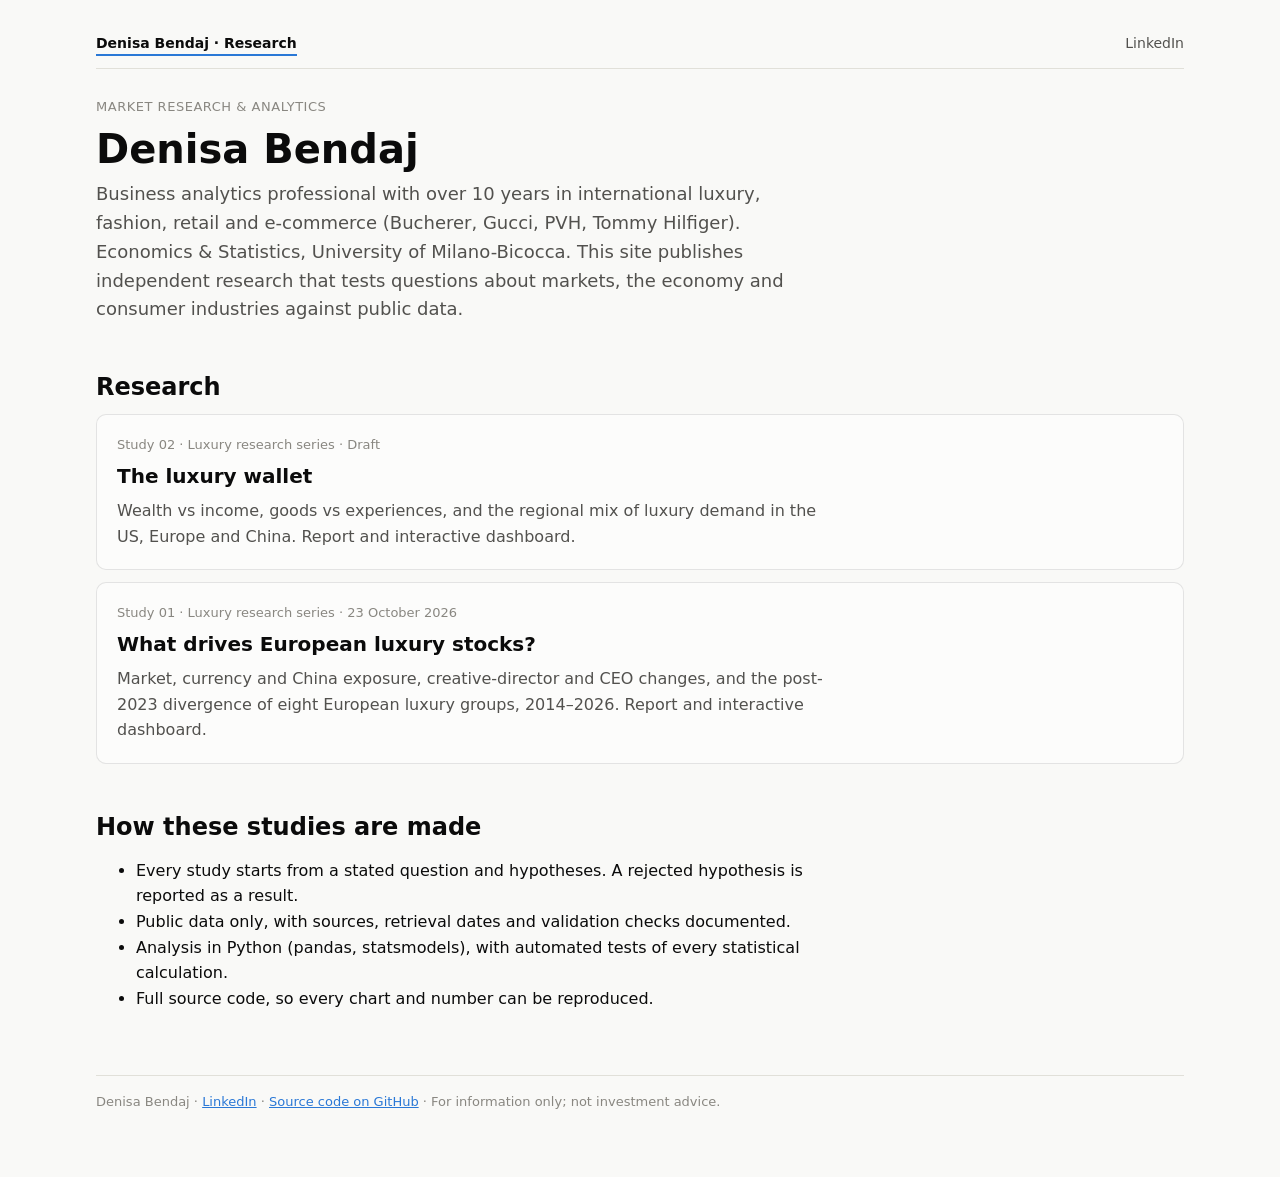
<file: docs/index.html>
<!doctype html>
<html lang="en">
<head>
<meta charset="utf-8">
<meta name="viewport" content="width=device-width, initial-scale=1">
<title>Denisa Bendaj · Market Research &amp; Analytics</title>
<meta name="description" content="Independent market and economic research by Denisa Bendaj: reproducible studies with interactive dashboards.">
<link rel="stylesheet" href="assets/site.css">
</head>
<body>
<div class="wrap report">
<nav class="site-nav">
  <a class="home" href="./" aria-current="page">Denisa Bendaj · Research</a>
  <a href="https://www.linkedin.com/in/dbendaj/">LinkedIn</a>
</nav>

<header>
  <div class="kicker">Market research &amp; analytics</div>
  <h1>Denisa Bendaj</h1>
  <p class="lede">Business analytics professional with over 10 years in international luxury, fashion, retail and
  e-commerce (Bucherer, Gucci, PVH, Tommy Hilfiger). Economics &amp; Statistics, University of Milano-Bicocca. This
  site publishes independent research that tests questions about markets, the economy and consumer industries
  against public data.</p>
</header>

<section>
  <h2>Research</h2>
  <a class="study-card" href="studies/luxury-wallet/">
    <div class="kicker">Study 02 · Luxury research series · Draft</div>
    <h3>The luxury wallet</h3>
    <p>Wealth vs income, goods vs experiences, and the regional mix of luxury demand in the US, Europe and China.
    Report and interactive dashboard.</p>
  </a>
  <a class="study-card" href="studies/luxury-drivers/">
    <div class="kicker">Study 01 · Luxury research series · 23 October 2026</div>
    <h3>What drives European luxury stocks?</h3>
    <p>Market, currency and China exposure, creative-director and CEO changes, and the post-2023 divergence of
    eight European luxury groups, 2014–2026. Report and interactive dashboard.</p>
  </a>
</section>

<section>
  <h2>How these studies are made</h2>
  <ul>
    <li>Every study starts from a stated question and hypotheses. A rejected hypothesis is reported as a result.</li>
    <li>Public data only, with sources, retrieval dates and validation checks documented.</li>
    <li>Analysis in Python (pandas, statsmodels), with automated tests of every statistical calculation.</li>
    <li>Full source code, so every chart and number can be reproduced.</li>
  </ul>
</section>

<footer>
  Denisa Bendaj · <a href="https://www.linkedin.com/in/dbendaj/">LinkedIn</a> ·
  <a href="https://github.com/denibend/denibend.github.io">Source code on GitHub</a> · For information only; not investment advice.
</footer>
</div>
</body>
</html>
</file>
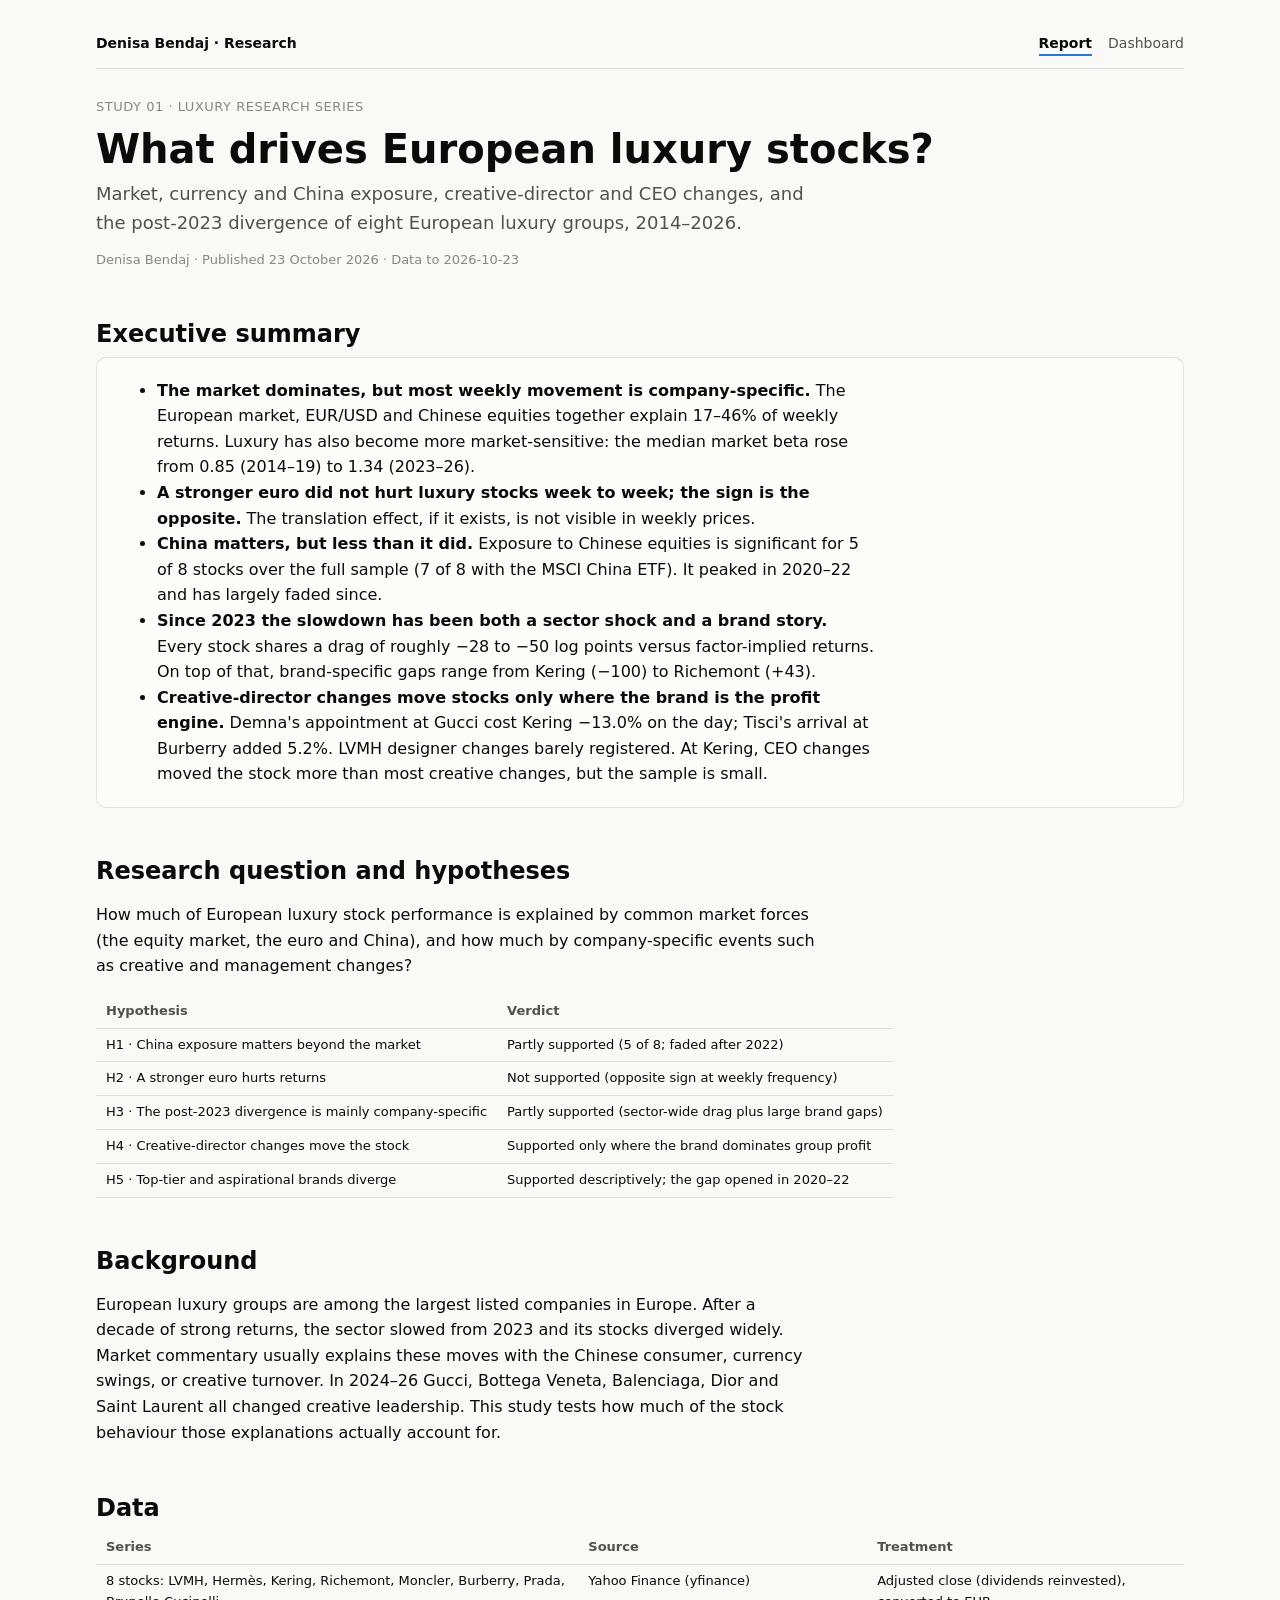
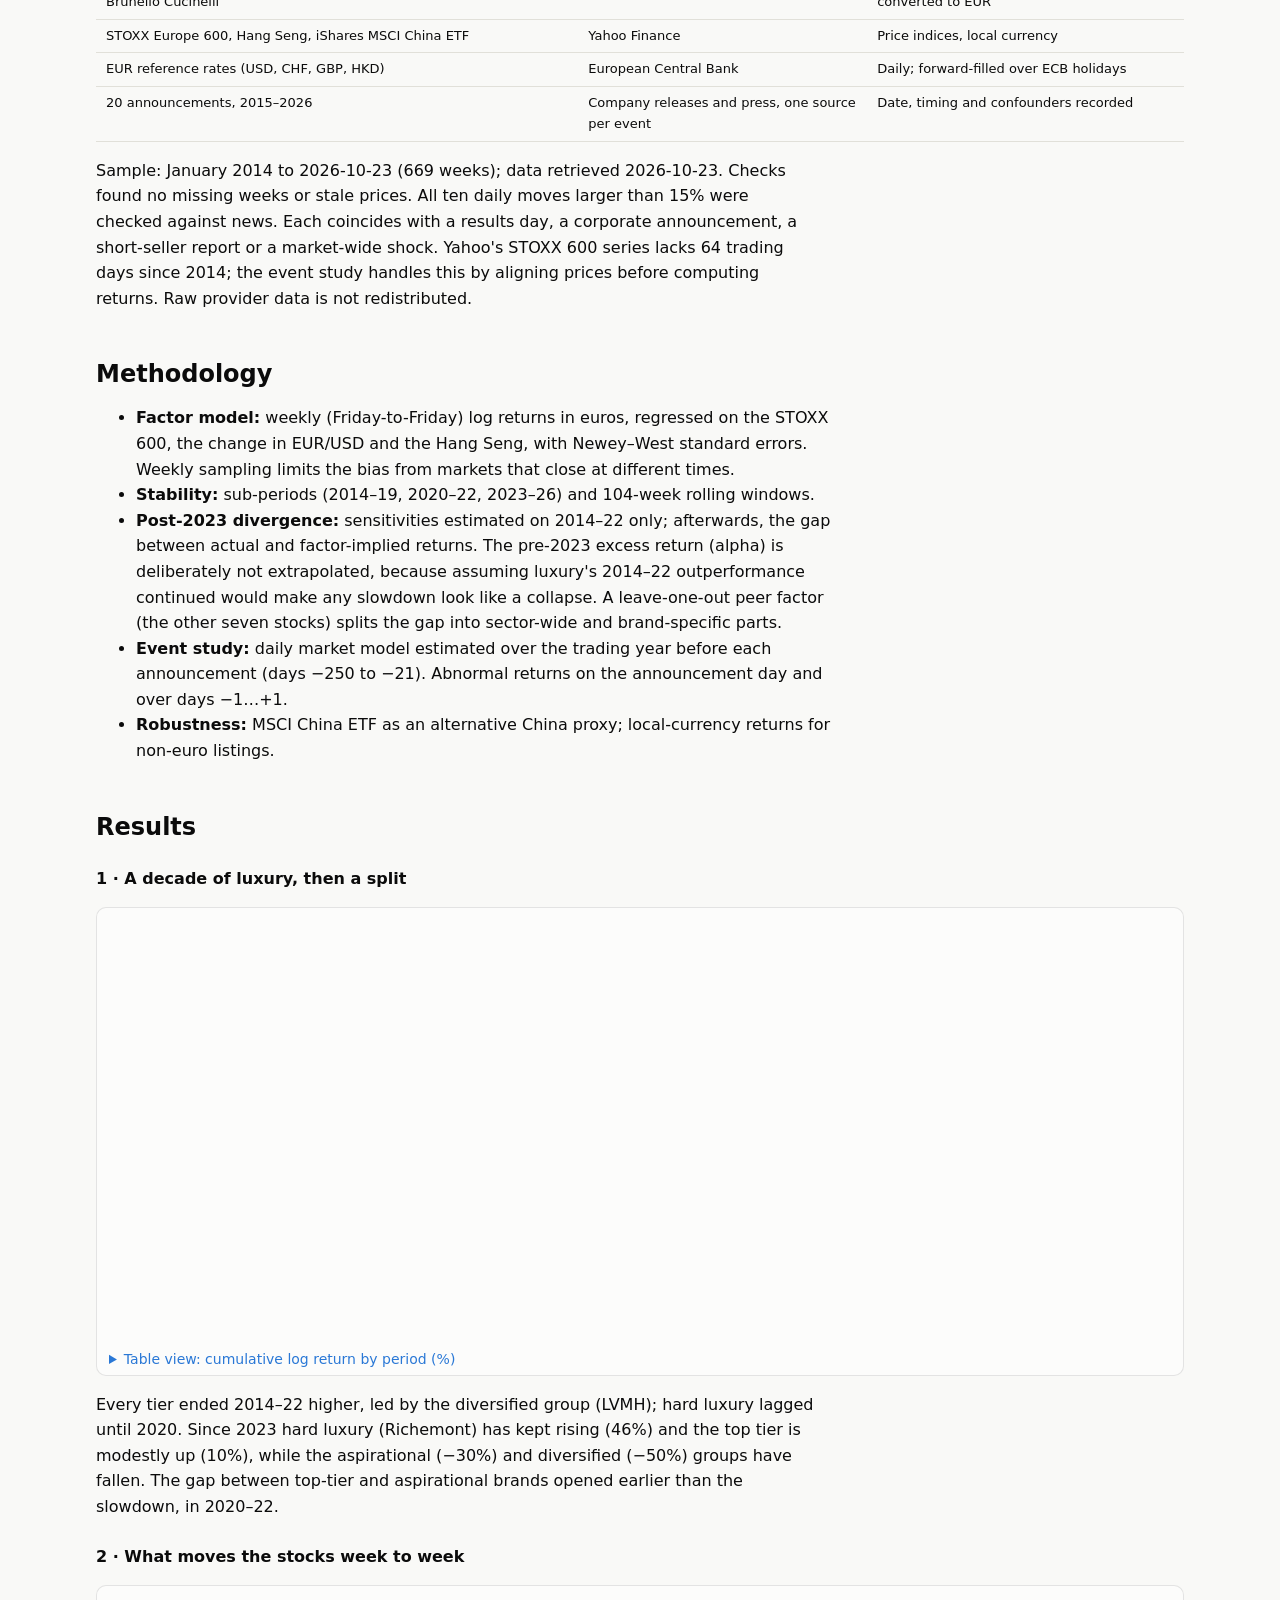
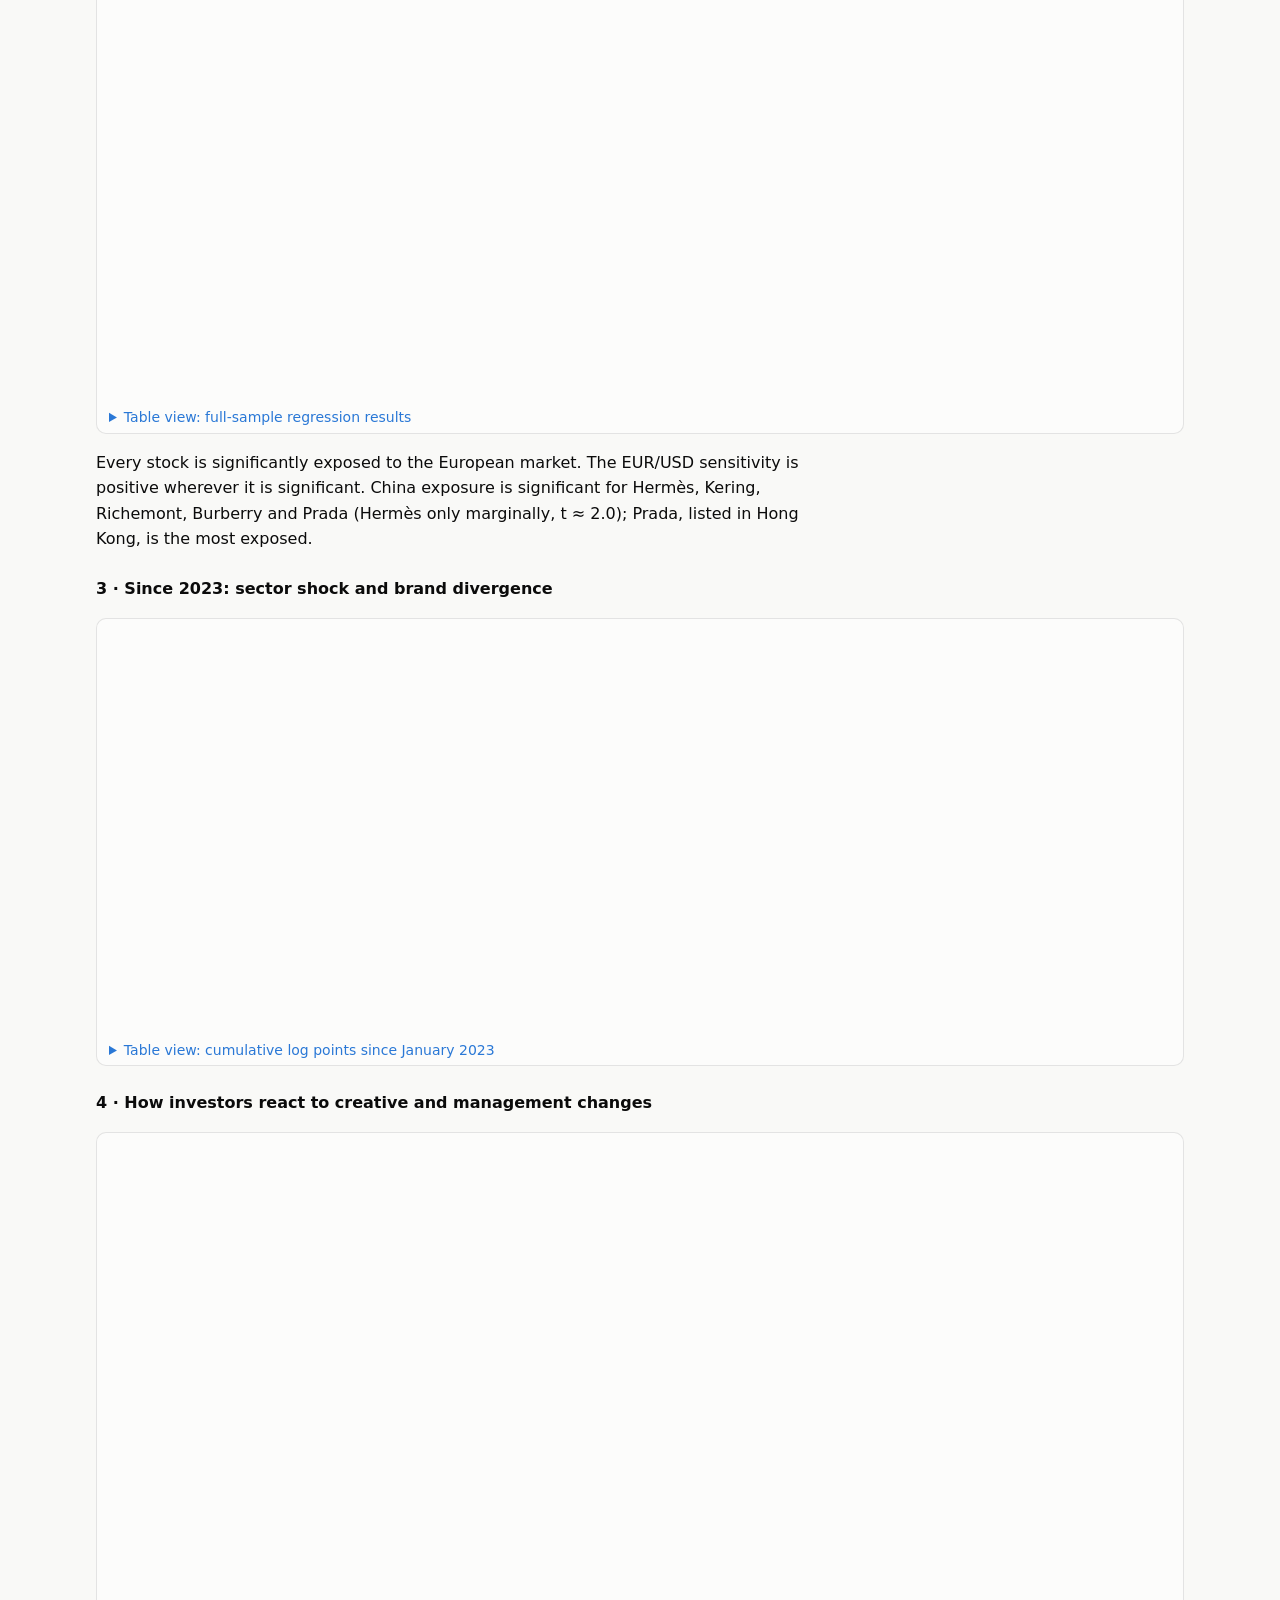
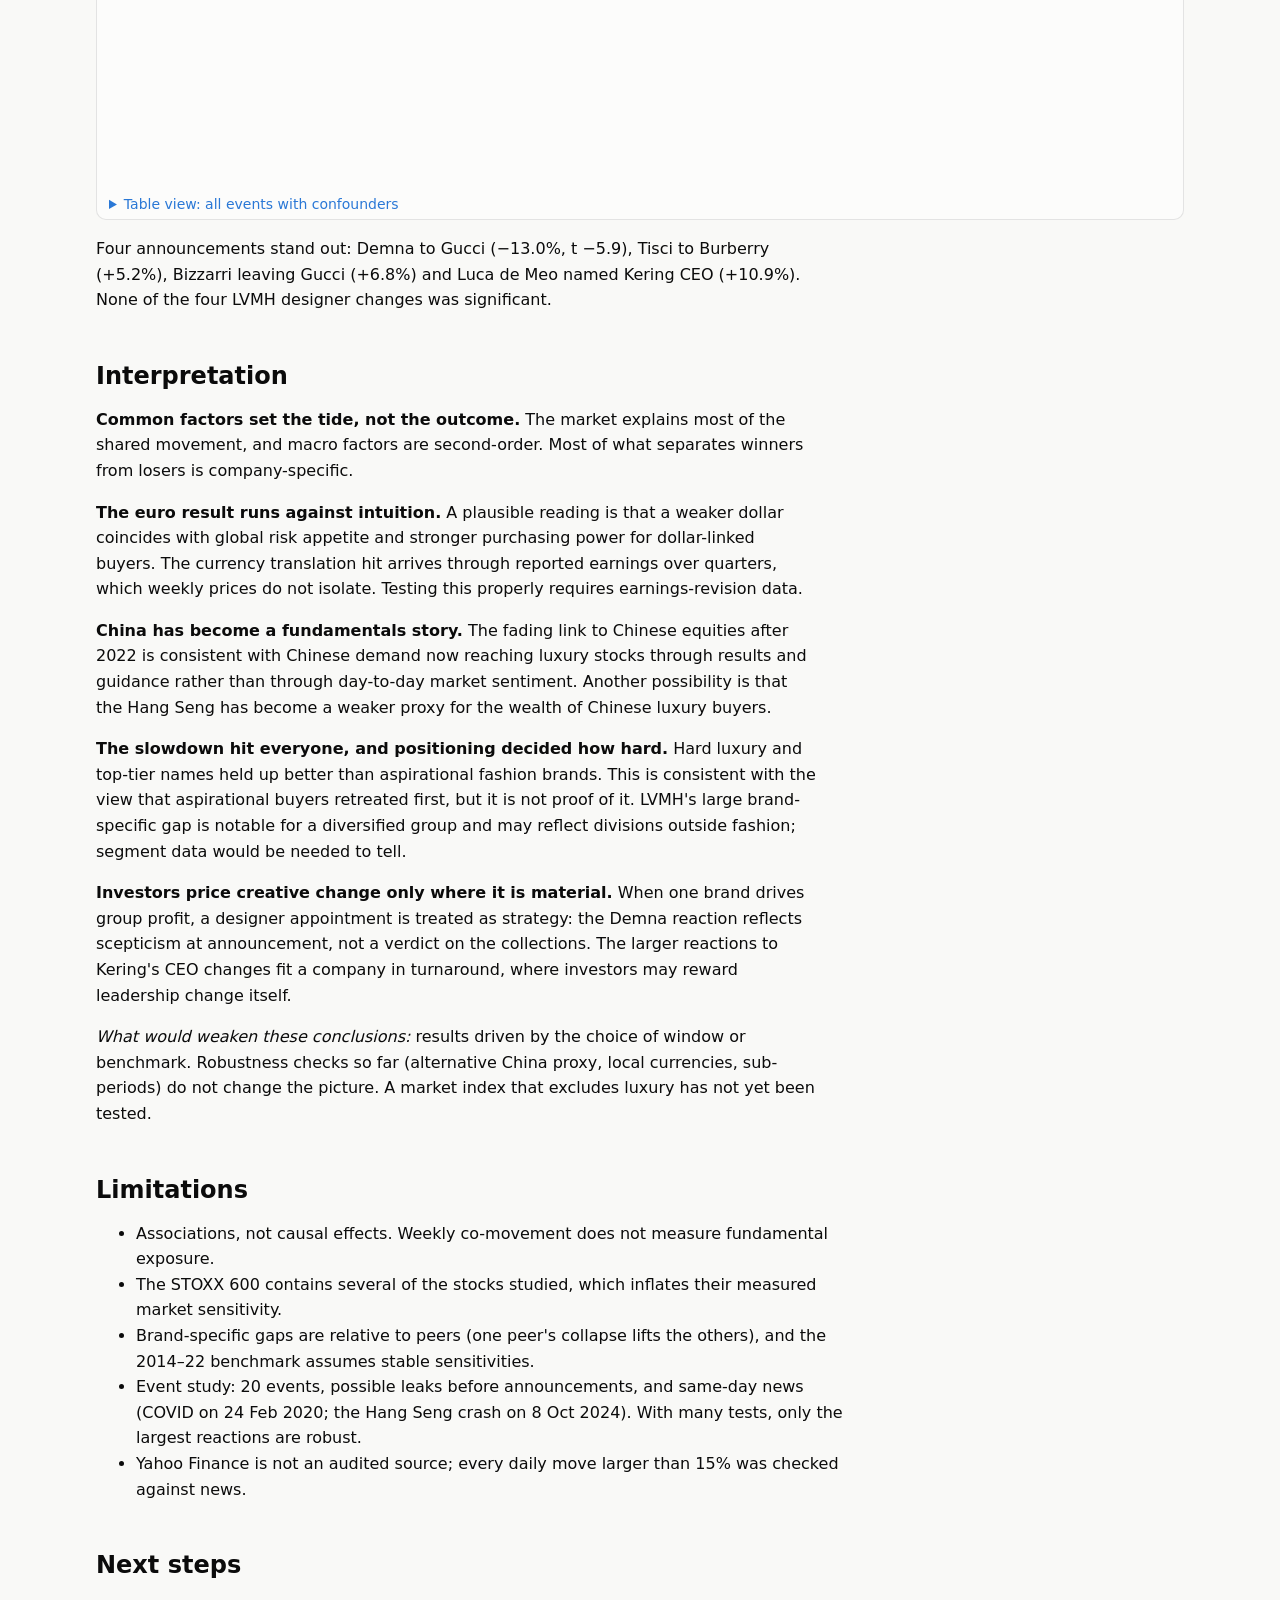
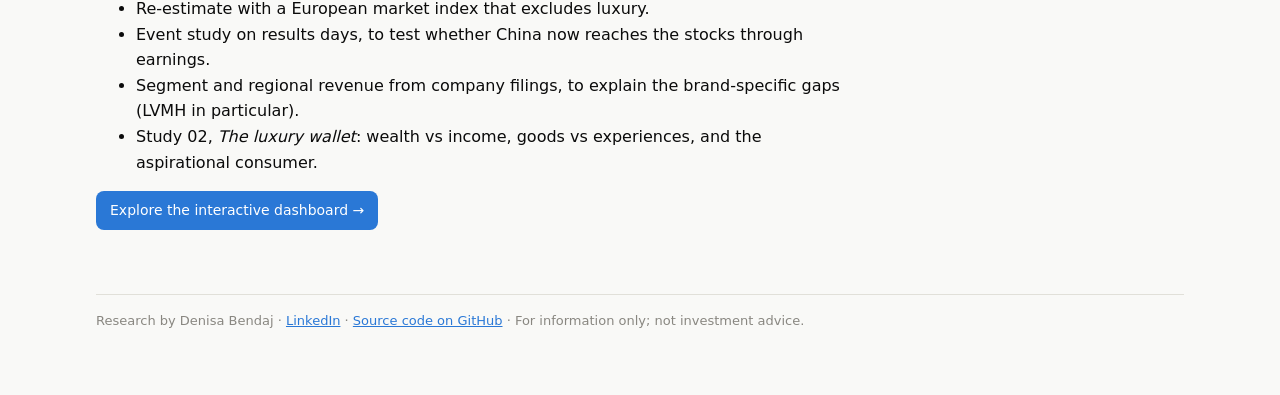
<file: docs/studies/luxury-drivers/index.html>
<!doctype html>
<html lang="en">
<head>
<meta charset="utf-8">
<meta name="viewport" content="width=device-width, initial-scale=1">
<title>What Drives European Luxury Stocks? · Denisa Bendaj</title>
<meta name="description" content="How much of European luxury stock performance is explained by the market, the euro, China, and creative-director and CEO changes, 2014–2026.">
<script src="https://cdn.plot.ly/plotly-4.1.1.min.js" charset="utf-8"></script>
<link rel="stylesheet" href="../../assets/site.css">
</head>
<body>
<div class="wrap report">
<nav class="site-nav">
  <a class="home" href="../../">Denisa Bendaj · Research</a>
  <a href="./" aria-current="page">Report</a>
  <a href="dashboard.html">Dashboard</a>
</nav>

<header>
  <div class="kicker">Study 01 · Luxury research series</div>
  <h1>What drives European luxury stocks?</h1>
  <p class="lede">Market, currency and China exposure, creative-director and CEO changes, and the post-2023
  divergence of eight European luxury groups, 2014–2026.</p>
  <div class="meta">Denisa Bendaj · Published 23 October 2026 · Data to 2026-10-23</div>
</header>

<section>
  <h2>Executive summary</h2>
  <div class="summary">
  <ul>
    <li><strong>The market dominates, but most weekly movement is company-specific.</strong> The European market,
      EUR/USD and Chinese equities together explain 17–46% of weekly
      returns. Luxury has also become more market-sensitive: the median market beta rose from
      0.85 (2014–19) to 1.34 (2023–26).</li>
    <li><strong>A stronger euro did not hurt luxury stocks week to week; the sign is the opposite.</strong> The
      translation effect, if it exists, is not visible in weekly prices.</li>
    <li><strong>China matters, but less than it did.</strong> Exposure to Chinese equities is significant for
      5 of 8 stocks over the full sample (7 of 8 with the MSCI China ETF).
       It peaked in 2020–22 and has largely faded since.</li>
    <li><strong>Since 2023 the slowdown has been both a sector shock and a brand story.</strong> Every stock shares a
      drag of roughly −28 to −50 log points versus factor-implied returns. On top
      of that, brand-specific gaps range from Kering (−100) to Richemont
      (+43).</li>
    <li><strong>Creative-director changes move stocks only where the brand is the profit engine.</strong> Demna's
      appointment at Gucci cost Kering −13.0% on the day; Tisci's arrival at Burberry
      added 5.2%. LVMH designer changes barely registered. At Kering, CEO
      changes moved the stock more than most creative changes, but the sample is small.</li>
  </ul>
  </div>
</section>

<section>
  <h2>Research question and hypotheses</h2>
  <p>How much of European luxury stock performance is explained by common market forces (the equity market,
  the euro and China), and how much by company-specific events such as creative and management changes?</p>
  <div class="table-wrap">
  <table class="data prose">
    <thead><tr><th>Hypothesis</th><th style="text-align:left">Verdict</th></tr></thead>
    <tbody>
      <tr><td>H1 · China exposure matters beyond the market</td><td style="text-align:left">Partly supported (5 of 8; faded after 2022)</td></tr>
      <tr><td>H2 · A stronger euro hurts returns</td><td style="text-align:left">Not supported (opposite sign at weekly frequency)</td></tr>
      <tr><td>H3 · The post-2023 divergence is mainly company-specific</td><td style="text-align:left">Partly supported (sector-wide drag plus large brand gaps)</td></tr>
      <tr><td>H4 · Creative-director changes move the stock</td><td style="text-align:left">Supported only where the brand dominates group profit</td></tr>
      <tr><td>H5 · Top-tier and aspirational brands diverge</td><td style="text-align:left">Supported descriptively; the gap opened in 2020–22</td></tr>
    </tbody>
  </table>
  </div>
</section>

<section>
  <h2>Background</h2>
  <p>European luxury groups are among the largest listed companies in Europe. After a decade of strong returns,
  the sector slowed from 2023 and its stocks diverged widely. Market commentary usually explains these moves
  with the Chinese consumer, currency swings, or creative turnover. In 2024–26 Gucci, Bottega Veneta,
  Balenciaga, Dior and Saint Laurent all changed creative leadership. This study tests how much of the stock
  behaviour those explanations actually account for.</p>
</section>

<section>
  <h2>Data</h2>
  <div class="table-wrap">
  <table class="data prose">
    <thead><tr><th>Series</th><th style="text-align:left">Source</th><th style="text-align:left">Treatment</th></tr></thead>
    <tbody>
      <tr><td>8 stocks: LVMH, Hermès, Kering, Richemont, Moncler, Burberry, Prada, Brunello Cucinelli</td><td style="text-align:left">Yahoo Finance (yfinance)</td><td style="text-align:left">Adjusted close (dividends reinvested), converted to EUR</td></tr>
      <tr><td>STOXX Europe 600, Hang Seng, iShares MSCI China ETF</td><td style="text-align:left">Yahoo Finance</td><td style="text-align:left">Price indices, local currency</td></tr>
      <tr><td>EUR reference rates (USD, CHF, GBP, HKD)</td><td style="text-align:left">European Central Bank</td><td style="text-align:left">Daily; forward-filled over ECB holidays</td></tr>
      <tr><td>20 announcements, 2015–2026</td><td style="text-align:left">Company releases and press, one source per event</td><td style="text-align:left">Date, timing and confounders recorded</td></tr>
    </tbody>
  </table>
  </div>
  <p>Sample: January 2014 to 2026-10-23 (669 weeks); data retrieved 2026-10-23. Checks found no
  missing weeks or stale prices. All ten daily moves larger than 15% were checked against news. Each coincides with a
  results day, a corporate announcement, a short-seller report or a market-wide shock. Yahoo's STOXX 600
  series lacks 64 trading days since 2014; the event study handles this by aligning prices before computing
  returns. Raw provider data is not redistributed.</p>
</section>

<section>
  <h2>Methodology</h2>
  <ul>
    <li><strong>Factor model:</strong> weekly (Friday-to-Friday) log returns in euros, regressed on the STOXX 600,
      the change in EUR/USD and the Hang Seng, with Newey–West standard errors. Weekly sampling limits the bias
      from markets that close at different times.</li>
    <li><strong>Stability:</strong> sub-periods (2014–19, 2020–22, 2023–26) and 104-week rolling windows.</li>
    <li><strong>Post-2023 divergence:</strong> sensitivities estimated on 2014–22 only; afterwards, the gap between
      actual and factor-implied returns. The pre-2023 excess return (alpha) is deliberately not extrapolated,
      because assuming luxury's 2014–22 outperformance continued would make any slowdown look like a collapse.
      A leave-one-out peer factor (the other seven stocks) splits the gap into sector-wide and brand-specific parts.</li>
    <li><strong>Event study:</strong> daily market model estimated over the trading year before each announcement
      (days −250 to −21). Abnormal returns on the announcement day and over days −1…+1.</li>
    <li><strong>Robustness:</strong> MSCI China ETF as an alternative China proxy; local-currency returns for
      non-euro listings.</li>
  </ul>
</section>

<section>
  <h2>Results</h2>

  <h3>1 · A decade of luxury, then a split</h3>
  <div class="card"><div style="height:420px; width:100%;">                            <div id="467fa273-6c12-464f-a1ee-c1d5f7c429bf" class="plotly-graph-div" style="height:100%; width:100%;"></div>            <script>                window.PLOTLYENV=window.PLOTLYENV || {};                                if (document.getElementById("467fa273-6c12-464f-a1ee-c1d5f7c429bf")) {                    Plotly.newPlot(                        "467fa273-6c12-464f-a1ee-c1d5f7c429bf",                        [{"hovertemplate":"%{y:.0f}","line":{"color":"#2a78d6","width":2},"name":"Top tier","x":["2013-12-27T00:00:00.000000","2014-01-03T00:00:00.000000","2014-01-10T00:00:00.000000","2014-01-17T00:00:00.000000","2014-01-24T00:00:00.000000","2014-01-31T00:00:00.000000","2014-02-07T00:00:00.000000","2014-02-14T00:00:00.000000","2014-02-21T00:00:00.000000","2014-02-28T00:00:00.000000","2014-03-07T00:00:00.000000","2014-03-14T00:00:00.000000","2014-03-21T00:00:00.000000","2014-03-28T00:00:00.000000","2014-04-04T00:00:00.000000","2014-04-11T00:00:00.000000","2014-04-18T00:00:00.000000","2014-04-25T00:00:00.000000","2014-05-02T00:00:00.000000","2014-05-09T00:00:00.000000","2014-05-16T00:00:00.000000","2014-05-23T00:00:00.000000","2014-05-30T00:00:00.000000","2014-06-06T00:00:00.000000","2014-06-13T00:00:00.000000","2014-06-20T00:00:00.000000","2014-06-27T00:00:00.000000","2014-07-04T00:00:00.000000","2014-07-11T00:00:00.000000","2014-07-18T00:00:00.000000","2014-07-25T00:00:00.000000","2014-08-01T00:00:00.000000","2014-08-08T00:00:00.000000","2014-08-15T00:00:00.000000","2014-08-22T00:00:00.000000","2014-08-29T00:00:00.000000","2014-09-05T00:00:00.000000","2014-09-12T00:00:00.000000","2014-09-19T00:00:00.000000","2014-09-26T00:00:00.000000","2014-10-03T00:00:00.000000","2014-10-10T00:00:00.000000","2014-10-17T00:00:00.000000","2014-10-24T00:00:00.000000","2014-10-31T00:00:00.000000","2014-11-07T00:00:00.000000","2014-11-14T00:00:00.000000","2014-11-21T00:00:00.000000","2014-11-28T00:00:00.000000","2014-12-05T00:00:00.000000","2014-12-12T00:00:00.000000","2014-12-19T00:00:00.000000","2014-12-26T00:00:00.000000","2015-01-02T00:00:00.000000","2015-01-09T00:00:00.000000","2015-01-16T00:00:00.000000","2015-01-23T00:00:00.000000","2015-01-30T00:00:00.000000","2015-02-06T00:00:00.000000","2015-02-13T00:00:00.000000","2015-02-20T00:00:00.000000","2015-02-27T00:00:00.000000","2015-03-06T00:00:00.000000","2015-03-13T00:00:00.000000","2015-03-20T00:00:00.000000","2015-03-27T00:00:00.000000","2015-04-03T00:00:00.000000","2015-04-10T00:00:00.000000","2015-04-17T00:00:00.000000","2015-04-24T00:00:00.000000","2015-05-01T00:00:00.000000","2015-05-08T00:00:00.000000","2015-05-15T00:00:00.000000","2015-05-22T00:00:00.000000","2015-05-29T00:00:00.000000","2015-06-05T00:00:00.000000","2015-06-12T00:00:00.000000","2015-06-19T00:00:00.000000","2015-06-26T00:00:00.000000","2015-07-03T00:00:00.000000","2015-07-10T00:00:00.000000","2015-07-17T00:00:00.000000","2015-07-24T00:00:00.000000","2015-07-31T00:00:00.000000","2015-08-07T00:00:00.000000","2015-08-14T00:00:00.000000","2015-08-21T00:00:00.000000","2015-08-28T00:00:00.000000","2015-09-04T00:00:00.000000","2015-09-11T00:00:00.000000","2015-09-18T00:00:00.000000","2015-09-25T00:00:00.000000","2015-10-02T00:00:00.000000","2015-10-09T00:00:00.000000","2015-10-16T00:00:00.000000","2015-10-23T00:00:00.000000","2015-10-30T00:00:00.000000","2015-11-06T00:00:00.000000","2015-11-13T00:00:00.000000","2015-11-20T00:00:00.000000","2015-11-27T00:00:00.000000","2015-12-04T00:00:00.000000","2015-12-11T00:00:00.000000","2015-12-18T00:00:00.000000","2015-12-25T00:00:00.000000","2016-01-01T00:00:00.000000","2016-01-08T00:00:00.000000","2016-01-15T00:00:00.000000","2016-01-22T00:00:00.000000","2016-01-29T00:00:00.000000","2016-02-05T00:00:00.000000","2016-02-12T00:00:00.000000","2016-02-19T00:00:00.000000","2016-02-26T00:00:00.000000","2016-03-04T00:00:00.000000","2016-03-11T00:00:00.000000","2016-03-18T00:00:00.000000","2016-03-25T00:00:00.000000","2016-04-01T00:00:00.000000","2016-04-08T00:00:00.000000","2016-04-15T00:00:00.000000","2016-04-22T00:00:00.000000","2016-04-29T00:00:00.000000","2016-05-06T00:00:00.000000","2016-05-13T00:00:00.000000","2016-05-20T00:00:00.000000","2016-05-27T00:00:00.000000","2016-06-03T00:00:00.000000","2016-06-10T00:00:00.000000","2016-06-17T00:00:00.000000","2016-06-24T00:00:00.000000","2016-07-01T00:00:00.000000","2016-07-08T00:00:00.000000","2016-07-15T00:00:00.000000","2016-07-22T00:00:00.000000","2016-07-29T00:00:00.000000","2016-08-05T00:00:00.000000","2016-08-12T00:00:00.000000","2016-08-19T00:00:00.000000","2016-08-26T00:00:00.000000","2016-09-02T00:00:00.000000","2016-09-09T00:00:00.000000","2016-09-16T00:00:00.000000","2016-09-23T00:00:00.000000","2016-09-30T00:00:00.000000","2016-10-07T00:00:00.000000","2016-10-14T00:00:00.000000","2016-10-21T00:00:00.000000","2016-10-28T00:00:00.000000","2016-11-04T00:00:00.000000","2016-11-11T00:00:00.000000","2016-11-18T00:00:00.000000","2016-11-25T00:00:00.000000","2016-12-02T00:00:00.000000","2016-12-09T00:00:00.000000","2016-12-16T00:00:00.000000","2016-12-23T00:00:00.000000","2016-12-30T00:00:00.000000","2017-01-06T00:00:00.000000","2017-01-13T00:00:00.000000","2017-01-20T00:00:00.000000","2017-01-27T00:00:00.000000","2017-02-03T00:00:00.000000","2017-02-10T00:00:00.000000","2017-02-17T00:00:00.000000","2017-02-24T00:00:00.000000","2017-03-03T00:00:00.000000","2017-03-10T00:00:00.000000","2017-03-17T00:00:00.000000","2017-03-24T00:00:00.000000","2017-03-31T00:00:00.000000","2017-04-07T00:00:00.000000","2017-04-14T00:00:00.000000","2017-04-21T00:00:00.000000","2017-04-28T00:00:00.000000","2017-05-05T00:00:00.000000","2017-05-12T00:00:00.000000","2017-05-19T00:00:00.000000","2017-05-26T00:00:00.000000","2017-06-02T00:00:00.000000","2017-06-09T00:00:00.000000","2017-06-16T00:00:00.000000","2017-06-23T00:00:00.000000","2017-06-30T00:00:00.000000","2017-07-07T00:00:00.000000","2017-07-14T00:00:00.000000","2017-07-21T00:00:00.000000","2017-07-28T00:00:00.000000","2017-08-04T00:00:00.000000","2017-08-11T00:00:00.000000","2017-08-18T00:00:00.000000","2017-08-25T00:00:00.000000","2017-09-01T00:00:00.000000","2017-09-08T00:00:00.000000","2017-09-15T00:00:00.000000","2017-09-22T00:00:00.000000","2017-09-29T00:00:00.000000","2017-10-06T00:00:00.000000","2017-10-13T00:00:00.000000","2017-10-20T00:00:00.000000","2017-10-27T00:00:00.000000","2017-11-03T00:00:00.000000","2017-11-10T00:00:00.000000","2017-11-17T00:00:00.000000","2017-11-24T00:00:00.000000","2017-12-01T00:00:00.000000","2017-12-08T00:00:00.000000","2017-12-15T00:00:00.000000","2017-12-22T00:00:00.000000","2017-12-29T00:00:00.000000","2018-01-05T00:00:00.000000","2018-01-12T00:00:00.000000","2018-01-19T00:00:00.000000","2018-01-26T00:00:00.000000","2018-02-02T00:00:00.000000","2018-02-09T00:00:00.000000","2018-02-16T00:00:00.000000","2018-02-23T00:00:00.000000","2018-03-02T00:00:00.000000","2018-03-09T00:00:00.000000","2018-03-16T00:00:00.000000","2018-03-23T00:00:00.000000","2018-03-30T00:00:00.000000","2018-04-06T00:00:00.000000","2018-04-13T00:00:00.000000","2018-04-20T00:00:00.000000","2018-04-27T00:00:00.000000","2018-05-04T00:00:00.000000","2018-05-11T00:00:00.000000","2018-05-18T00:00:00.000000","2018-05-25T00:00:00.000000","2018-06-01T00:00:00.000000","2018-06-08T00:00:00.000000","2018-06-15T00:00:00.000000","2018-06-22T00:00:00.000000","2018-06-29T00:00:00.000000","2018-07-06T00:00:00.000000","2018-07-13T00:00:00.000000","2018-07-20T00:00:00.000000","2018-07-27T00:00:00.000000","2018-08-03T00:00:00.000000","2018-08-10T00:00:00.000000","2018-08-17T00:00:00.000000","2018-08-24T00:00:00.000000","2018-08-31T00:00:00.000000","2018-09-07T00:00:00.000000","2018-09-14T00:00:00.000000","2018-09-21T00:00:00.000000","2018-09-28T00:00:00.000000","2018-10-05T00:00:00.000000","2018-10-12T00:00:00.000000","2018-10-19T00:00:00.000000","2018-10-26T00:00:00.000000","2018-11-02T00:00:00.000000","2018-11-09T00:00:00.000000","2018-11-16T00:00:00.000000","2018-11-23T00:00:00.000000","2018-11-30T00:00:00.000000","2018-12-07T00:00:00.000000","2018-12-14T00:00:00.000000","2018-12-21T00:00:00.000000","2018-12-28T00:00:00.000000","2019-01-04T00:00:00.000000","2019-01-11T00:00:00.000000","2019-01-18T00:00:00.000000","2019-01-25T00:00:00.000000","2019-02-01T00:00:00.000000","2019-02-08T00:00:00.000000","2019-02-15T00:00:00.000000","2019-02-22T00:00:00.000000","2019-03-01T00:00:00.000000","2019-03-08T00:00:00.000000","2019-03-15T00:00:00.000000","2019-03-22T00:00:00.000000","2019-03-29T00:00:00.000000","2019-04-05T00:00:00.000000","2019-04-12T00:00:00.000000","2019-04-19T00:00:00.000000","2019-04-26T00:00:00.000000","2019-05-03T00:00:00.000000","2019-05-10T00:00:00.000000","2019-05-17T00:00:00.000000","2019-05-24T00:00:00.000000","2019-05-31T00:00:00.000000","2019-06-07T00:00:00.000000","2019-06-14T00:00:00.000000","2019-06-21T00:00:00.000000","2019-06-28T00:00:00.000000","2019-07-05T00:00:00.000000","2019-07-12T00:00:00.000000","2019-07-19T00:00:00.000000","2019-07-26T00:00:00.000000","2019-08-02T00:00:00.000000","2019-08-09T00:00:00.000000","2019-08-16T00:00:00.000000","2019-08-23T00:00:00.000000","2019-08-30T00:00:00.000000","2019-09-06T00:00:00.000000","2019-09-13T00:00:00.000000","2019-09-20T00:00:00.000000","2019-09-27T00:00:00.000000","2019-10-04T00:00:00.000000","2019-10-11T00:00:00.000000","2019-10-18T00:00:00.000000","2019-10-25T00:00:00.000000","2019-11-01T00:00:00.000000","2019-11-08T00:00:00.000000","2019-11-15T00:00:00.000000","2019-11-22T00:00:00.000000","2019-11-29T00:00:00.000000","2019-12-06T00:00:00.000000","2019-12-13T00:00:00.000000","2019-12-20T00:00:00.000000","2019-12-27T00:00:00.000000","2020-01-03T00:00:00.000000","2020-01-10T00:00:00.000000","2020-01-17T00:00:00.000000","2020-01-24T00:00:00.000000","2020-01-31T00:00:00.000000","2020-02-07T00:00:00.000000","2020-02-14T00:00:00.000000","2020-02-21T00:00:00.000000","2020-02-28T00:00:00.000000","2020-03-06T00:00:00.000000","2020-03-13T00:00:00.000000","2020-03-20T00:00:00.000000","2020-03-27T00:00:00.000000","2020-04-03T00:00:00.000000","2020-04-10T00:00:00.000000","2020-04-17T00:00:00.000000","2020-04-24T00:00:00.000000","2020-05-01T00:00:00.000000","2020-05-08T00:00:00.000000","2020-05-15T00:00:00.000000","2020-05-22T00:00:00.000000","2020-05-29T00:00:00.000000","2020-06-05T00:00:00.000000","2020-06-12T00:00:00.000000","2020-06-19T00:00:00.000000","2020-06-26T00:00:00.000000","2020-07-03T00:00:00.000000","2020-07-10T00:00:00.000000","2020-07-17T00:00:00.000000","2020-07-24T00:00:00.000000","2020-07-31T00:00:00.000000","2020-08-07T00:00:00.000000","2020-08-14T00:00:00.000000","2020-08-21T00:00:00.000000","2020-08-28T00:00:00.000000","2020-09-04T00:00:00.000000","2020-09-11T00:00:00.000000","2020-09-18T00:00:00.000000","2020-09-25T00:00:00.000000","2020-10-02T00:00:00.000000","2020-10-09T00:00:00.000000","2020-10-16T00:00:00.000000","2020-10-23T00:00:00.000000","2020-10-30T00:00:00.000000","2020-11-06T00:00:00.000000","2020-11-13T00:00:00.000000","2020-11-20T00:00:00.000000","2020-11-27T00:00:00.000000","2020-12-04T00:00:00.000000","2020-12-11T00:00:00.000000","2020-12-18T00:00:00.000000","2020-12-25T00:00:00.000000","2021-01-01T00:00:00.000000","2021-01-08T00:00:00.000000","2021-01-15T00:00:00.000000","2021-01-22T00:00:00.000000","2021-01-29T00:00:00.000000","2021-02-05T00:00:00.000000","2021-02-12T00:00:00.000000","2021-02-19T00:00:00.000000","2021-02-26T00:00:00.000000","2021-03-05T00:00:00.000000","2021-03-12T00:00:00.000000","2021-03-19T00:00:00.000000","2021-03-26T00:00:00.000000","2021-04-02T00:00:00.000000","2021-04-09T00:00:00.000000","2021-04-16T00:00:00.000000","2021-04-23T00:00:00.000000","2021-04-30T00:00:00.000000","2021-05-07T00:00:00.000000","2021-05-14T00:00:00.000000","2021-05-21T00:00:00.000000","2021-05-28T00:00:00.000000","2021-06-04T00:00:00.000000","2021-06-11T00:00:00.000000","2021-06-18T00:00:00.000000","2021-06-25T00:00:00.000000","2021-07-02T00:00:00.000000","2021-07-09T00:00:00.000000","2021-07-16T00:00:00.000000","2021-07-23T00:00:00.000000","2021-07-30T00:00:00.000000","2021-08-06T00:00:00.000000","2021-08-13T00:00:00.000000","2021-08-20T00:00:00.000000","2021-08-27T00:00:00.000000","2021-09-03T00:00:00.000000","2021-09-10T00:00:00.000000","2021-09-17T00:00:00.000000","2021-09-24T00:00:00.000000","2021-10-01T00:00:00.000000","2021-10-08T00:00:00.000000","2021-10-15T00:00:00.000000","2021-10-22T00:00:00.000000","2021-10-29T00:00:00.000000","2021-11-05T00:00:00.000000","2021-11-12T00:00:00.000000","2021-11-19T00:00:00.000000","2021-11-26T00:00:00.000000","2021-12-03T00:00:00.000000","2021-12-10T00:00:00.000000","2021-12-17T00:00:00.000000","2021-12-24T00:00:00.000000","2021-12-31T00:00:00.000000","2022-01-07T00:00:00.000000","2022-01-14T00:00:00.000000","2022-01-21T00:00:00.000000","2022-01-28T00:00:00.000000","2022-02-04T00:00:00.000000","2022-02-11T00:00:00.000000","2022-02-18T00:00:00.000000","2022-02-25T00:00:00.000000","2022-03-04T00:00:00.000000","2022-03-11T00:00:00.000000","2022-03-18T00:00:00.000000","2022-03-25T00:00:00.000000","2022-04-01T00:00:00.000000","2022-04-08T00:00:00.000000","2022-04-15T00:00:00.000000","2022-04-22T00:00:00.000000","2022-04-29T00:00:00.000000","2022-05-06T00:00:00.000000","2022-05-13T00:00:00.000000","2022-05-20T00:00:00.000000","2022-05-27T00:00:00.000000","2022-06-03T00:00:00.000000","2022-06-10T00:00:00.000000","2022-06-17T00:00:00.000000","2022-06-24T00:00:00.000000","2022-07-01T00:00:00.000000","2022-07-08T00:00:00.000000","2022-07-15T00:00:00.000000","2022-07-22T00:00:00.000000","2022-07-29T00:00:00.000000","2022-08-05T00:00:00.000000","2022-08-12T00:00:00.000000","2022-08-19T00:00:00.000000","2022-08-26T00:00:00.000000","2022-09-02T00:00:00.000000","2022-09-09T00:00:00.000000","2022-09-16T00:00:00.000000","2022-09-23T00:00:00.000000","2022-09-30T00:00:00.000000","2022-10-07T00:00:00.000000","2022-10-14T00:00:00.000000","2022-10-21T00:00:00.000000","2022-10-28T00:00:00.000000","2022-11-04T00:00:00.000000","2022-11-11T00:00:00.000000","2022-11-18T00:00:00.000000","2022-11-25T00:00:00.000000","2022-12-02T00:00:00.000000","2022-12-09T00:00:00.000000","2022-12-16T00:00:00.000000","2022-12-23T00:00:00.000000","2022-12-30T00:00:00.000000","2023-01-06T00:00:00.000000","2023-01-13T00:00:00.000000","2023-01-20T00:00:00.000000","2023-01-27T00:00:00.000000","2023-02-03T00:00:00.000000","2023-02-10T00:00:00.000000","2023-02-17T00:00:00.000000","2023-02-24T00:00:00.000000","2023-03-03T00:00:00.000000","2023-03-10T00:00:00.000000","2023-03-17T00:00:00.000000","2023-03-24T00:00:00.000000","2023-03-31T00:00:00.000000","2023-04-07T00:00:00.000000","2023-04-14T00:00:00.000000","2023-04-21T00:00:00.000000","2023-04-28T00:00:00.000000","2023-05-05T00:00:00.000000","2023-05-12T00:00:00.000000","2023-05-19T00:00:00.000000","2023-05-26T00:00:00.000000","2023-06-02T00:00:00.000000","2023-06-09T00:00:00.000000","2023-06-16T00:00:00.000000","2023-06-23T00:00:00.000000","2023-06-30T00:00:00.000000","2023-07-07T00:00:00.000000","2023-07-14T00:00:00.000000","2023-07-21T00:00:00.000000","2023-07-28T00:00:00.000000","2023-08-04T00:00:00.000000","2023-08-11T00:00:00.000000","2023-08-18T00:00:00.000000","2023-08-25T00:00:00.000000","2023-09-01T00:00:00.000000","2023-09-08T00:00:00.000000","2023-09-15T00:00:00.000000","2023-09-22T00:00:00.000000","2023-09-29T00:00:00.000000","2023-10-06T00:00:00.000000","2023-10-13T00:00:00.000000","2023-10-20T00:00:00.000000","2023-10-27T00:00:00.000000","2023-11-03T00:00:00.000000","2023-11-10T00:00:00.000000","2023-11-17T00:00:00.000000","2023-11-24T00:00:00.000000","2023-12-01T00:00:00.000000","2023-12-08T00:00:00.000000","2023-12-15T00:00:00.000000","2023-12-22T00:00:00.000000","2023-12-29T00:00:00.000000","2024-01-05T00:00:00.000000","2024-01-12T00:00:00.000000","2024-01-19T00:00:00.000000","2024-01-26T00:00:00.000000","2024-02-02T00:00:00.000000","2024-02-09T00:00:00.000000","2024-02-16T00:00:00.000000","2024-02-23T00:00:00.000000","2024-03-01T00:00:00.000000","2024-03-08T00:00:00.000000","2024-03-15T00:00:00.000000","2024-03-22T00:00:00.000000","2024-03-29T00:00:00.000000","2024-04-05T00:00:00.000000","2024-04-12T00:00:00.000000","2024-04-19T00:00:00.000000","2024-04-26T00:00:00.000000","2024-05-03T00:00:00.000000","2024-05-10T00:00:00.000000","2024-05-17T00:00:00.000000","2024-05-24T00:00:00.000000","2024-05-31T00:00:00.000000","2024-06-07T00:00:00.000000","2024-06-14T00:00:00.000000","2024-06-21T00:00:00.000000","2024-06-28T00:00:00.000000","2024-07-05T00:00:00.000000","2024-07-12T00:00:00.000000","2024-07-19T00:00:00.000000","2024-07-26T00:00:00.000000","2024-08-02T00:00:00.000000","2024-08-09T00:00:00.000000","2024-08-16T00:00:00.000000","2024-08-23T00:00:00.000000","2024-08-30T00:00:00.000000","2024-09-06T00:00:00.000000","2024-09-13T00:00:00.000000","2024-09-20T00:00:00.000000","2024-09-27T00:00:00.000000","2024-10-04T00:00:00.000000","2024-10-11T00:00:00.000000","2024-10-18T00:00:00.000000","2024-10-25T00:00:00.000000","2024-11-01T00:00:00.000000","2024-11-08T00:00:00.000000","2024-11-15T00:00:00.000000","2024-11-22T00:00:00.000000","2024-11-29T00:00:00.000000","2024-12-06T00:00:00.000000","2024-12-13T00:00:00.000000","2024-12-20T00:00:00.000000","2024-12-27T00:00:00.000000","2025-01-03T00:00:00.000000","2025-01-10T00:00:00.000000","2025-01-17T00:00:00.000000","2025-01-24T00:00:00.000000","2025-01-31T00:00:00.000000","2025-02-07T00:00:00.000000","2025-02-14T00:00:00.000000","2025-02-21T00:00:00.000000","2025-02-28T00:00:00.000000","2025-03-07T00:00:00.000000","2025-03-14T00:00:00.000000","2025-03-21T00:00:00.000000","2025-03-28T00:00:00.000000","2025-04-04T00:00:00.000000","2025-04-11T00:00:00.000000","2025-04-18T00:00:00.000000","2025-04-25T00:00:00.000000","2025-05-02T00:00:00.000000","2025-05-09T00:00:00.000000","2025-05-16T00:00:00.000000","2025-05-23T00:00:00.000000","2025-05-30T00:00:00.000000","2025-06-06T00:00:00.000000","2025-06-13T00:00:00.000000","2025-06-20T00:00:00.000000","2025-06-27T00:00:00.000000","2025-07-04T00:00:00.000000","2025-07-11T00:00:00.000000","2025-07-18T00:00:00.000000","2025-07-25T00:00:00.000000","2025-08-01T00:00:00.000000","2025-08-08T00:00:00.000000","2025-08-15T00:00:00.000000","2025-08-22T00:00:00.000000","2025-08-29T00:00:00.000000","2025-09-05T00:00:00.000000","2025-09-12T00:00:00.000000","2025-09-19T00:00:00.000000","2025-09-26T00:00:00.000000","2025-10-03T00:00:00.000000","2025-10-10T00:00:00.000000","2025-10-17T00:00:00.000000","2025-10-24T00:00:00.000000","2025-10-31T00:00:00.000000","2025-11-07T00:00:00.000000","2025-11-14T00:00:00.000000","2025-11-21T00:00:00.000000","2025-11-28T00:00:00.000000","2025-12-05T00:00:00.000000","2025-12-12T00:00:00.000000","2025-12-19T00:00:00.000000","2025-12-26T00:00:00.000000","2026-01-02T00:00:00.000000","2026-01-09T00:00:00.000000","2026-01-16T00:00:00.000000","2026-01-23T00:00:00.000000","2026-01-30T00:00:00.000000","2026-02-06T00:00:00.000000","2026-02-13T00:00:00.000000","2026-02-20T00:00:00.000000","2026-02-27T00:00:00.000000","2026-03-06T00:00:00.000000","2026-03-13T00:00:00.000000","2026-03-20T00:00:00.000000","2026-03-27T00:00:00.000000","2026-04-03T00:00:00.000000","2026-04-10T00:00:00.000000","2026-04-17T00:00:00.000000","2026-04-24T00:00:00.000000","2026-05-01T00:00:00.000000","2026-05-08T00:00:00.000000","2026-05-15T00:00:00.000000","2026-05-22T00:00:00.000000","2026-05-29T00:00:00.000000","2026-06-05T00:00:00.000000","2026-06-12T00:00:00.000000","2026-06-19T00:00:00.000000","2026-06-26T00:00:00.000000","2026-07-03T00:00:00.000000","2026-07-10T00:00:00.000000","2026-07-17T00:00:00.000000","2026-07-24T00:00:00.000000","2026-07-31T00:00:00.000000","2026-08-07T00:00:00.000000","2026-08-14T00:00:00.000000","2026-08-21T00:00:00.000000","2026-08-28T00:00:00.000000","2026-09-04T00:00:00.000000","2026-09-11T00:00:00.000000","2026-09-18T00:00:00.000000","2026-09-25T00:00:00.000000","2026-10-02T00:00:00.000000","2026-10-09T00:00:00.000000","2026-10-16T00:00:00.000000","2026-10-23T00:00:00.000000"],"y":{"dtype":"f8","bdata":"AAAAAAAAWUBjK0M1F0lZQCds736VMVdArvGGrDW5VkAV5YwzJyxVQGhD91RfG1VAJNrFBBGTVUCtEUTkma9VQM5F4n7KbFVASgkjRGAjVUD+5N4XaKpUQEF\u002fBPxEkVRABSmDnn8DVUC6I9qbLOhUQIpAiEQ+PVVAf6rk6SGPVUCLEeIMbRtWQNA0XGRM\u002fVVAOwoTcWEoVkB8480sGBxWQOazC2fqg1VAqWiaDasRVUDdaiWxZYJVQKau\u002fPLX71RAsz9i9aCEVEAp1HfSd7hTQNY\u002fslrWb1RAUb6mbpSzVEDLEnsQjXtUQA+Z7Tq08VRA5uoMsqKpVEC7cO4eNhRUQLgHfafW\u002fFNAjAAC2f5RVEDRMUCVmDpVQKNx20W+zlVAUFjZ7b4QVUCkbiMkE49UQE9U0CCqaFRAdQxqDEpjU0Cksk6nyRdTQOM3pMrkjlJAobhd\u002fh+MUkDiao8fa+1SQON++v+VklNAYvaPLrkPVEB552ObaGBUQIC1RivG71RADWcDq7H\u002fVUDJom8jN\u002fJWQLPEmHJgPVZAyWaRcEZgV0DUkWosFdVWQNERnXl03FZAvy5B\u002fin\u002fVUC0bB1uBLVWQGWaa5SuUVdAResE70gGV0CC8vlKwv9WQB03GlBN7FZAlitJKPiTVkDWP2FVNclWQAS30G3DpldAgJVc\u002fzSJVkD2qQZgn2lWQJDIRl1CslZAxY5uxRhiV0CM\u002fSQAi1BYQK5hlTmN4FdA3TLnfsK6V0Cq3s7JvGBXQEksLlCqYFdAOkb01InaV0BmnkCxiU1YQHsAq5Jan1hAMj6EGxwkWEA2FqCeGbRYQHAJGBUdQlhAEZuZNwXgWEDNjYKOBdFXQAE\u002fjzY\u002flldACFZqBfNpWEDLrDHxKPFYQMrJBQ3ox1hAGBQ+DSKFWEBXT4+M1b1XQDmeqP6021ZAHdCpiVILV0AgtCQrUEFWQJ\[base64]\u002f1RlpYQGgiJB2eM1hAVbM5+3x\u002fWEBtLkB5kqNXQEFCQroNMVhAroUsbbmUV0ALOmmVaWZYQL\u002f16r6+0llApRLFKyXiWUBqPgZCze9ZQPMODK1XzFpA7KUxsQz4WkAiB\u002f1j8rxaQKLDO4oG8VpAkVIZ1RrUWkBwd1Zx4thZQP5wnTwGVlpA7fCactuaWUCLo47hWf9ZQAqlJU8IhFpAUtw7InxPWkDJV9tOsXJaQP\[base64]\u002f8AlkWBAbAWsgy1dYEARXi9pD2pgQCoL\u002flW2vWBAY2iTArxZYEDD6kYBVo5gQJgpGwVd6GBA0LygYSngYEA8ncWEnMVgQJNrXk5VAmFAdE4+wmK9YEDoW+FFCtRgQIadC+XQwmBAOi4o\u002fpODYUBotlWcoiZhQLegOKRvIWFA+QvxKS1LYUAvpZTBDl9hQIbx7JrweGFAbHVR+9nJYUC5CdqQLZVhQOZypFvhMmJATnuGDJ1nYkCFwnnqA9BhQK0JGMNDymFAOqA\u002fchzhYUD+C2RaOaphQBg8XIOUK2JAYd2KOijVYUB0Chb97R1iQMSvjw0cC2JAVzcYB+J\u002fYkB0O69mviNiQPUJP1MVKGJAx6jgUL83YkAL3pNNkq5hQCZlWcfZE2FArkgHrS3LYUDLVxsXFpNhQJe3VZ\u002fyVGFAeT3nHZDQYUCEireLr9thQAGaWtVhGGJACZnQ2YVEYkDsYsojHQVjQMKGH0FWnWNA2JINScemY0AbeIw83vJjQIXEuzoWaGRA4LEzPakGZkAL\u002fm0HUFtmQPnoWmL33WZAwOKhlH5DaEBLJrcWL6BnQBKwlmbwCGhA7f698cu\u002fZ0A1SYC54a1nQHy+V8UVCmZATFTZSHXbZkCXQ1TjantnQAdKSwu7a2dAH\u002f4IE0hJZ0CgYGcDVKVnQPwe\u002fWv5DWhAhmhWjvRraEANAYDYenpoQAdyuAhGAWdAPLZInJb0ZkBVOXkY1C1nQJVkxmG4PmdADoQ99KaAZkACZJzvOkFkQBbE0NnHAWRAt\u002fsyCQRDZEBce07NXWhlQLhF8e\u002f9x2RAssLC7GK+ZED6Ay9YawtkQAzCBDGUH2RAkKtSZ547ZEAkycpCS25jQEhdFDZFS2NAi8l5nos3ZEBuibJUa19kQFZFfP1s2WNAEwEJZU9uZEBAvOPchQVlQLPPWqUb3WVAH6m141BxZkBJSiQcJ+JmQO2aii1\u002fLGdAhhUusGLRZ0Bsa6acv6RnQN49NEjXDGdADGsPom7\u002fZkAFcBuXW9JmQLAbLAjWpmdAHj7tLmKAZ0A+EKmOanVnQHcOBRs85GdA8RQJl\u002fvuZ0CVtFagyE9nQFZUHe1ZdGdARka1mja\u002fZkBbRFEZtx5mQKGYgECwrGZAP7wthay+ZkDLd2nT4ENnQEd2G+twgGdAp1yh8owUaEDQ8mo+z4toQGilU8EY42dA\u002fEt\u002f8Xi\[base64]\[base64]\u002ff8ZkCqK2+PJRRoQLVz5oY\u002fNWdAkThouxbZZ0Am9wS28RhoQEr0NCQGQWhAcfTKk+ndaECs8T9EAdFnQPoAFUQYe2hAf8QrUGRpaUDuoPcy1chpQE+8rR4JT2pADOTc7\u002fkfaUBc8vsTv1pqQOEJ7bHe6mpABPWYNVd5bUCO49sshPtsQOLj1z6RCG5A45Jf9KZKbkCZUt1yPPRuQJ7bw9dF4W5A\u002f\u002fHWw9sib0CXljL5NaNuQMwsOiUOgG5Am6ibY\u002fh+bkBEoiAMtlNtQGlM66SHAG9APq\u002f\u002fge2yb0DE8sWElBlwQGUU8YzSNW9A1p\u002f\u002fIGdTbkChQLxL2vZwQD6gofyaqnBA+PTdThd6cECfzIDWb7xwQBo2NU7pRXFAKyqpBnQlckA\u002fRvFWIsNyQDN8rsO2hnJAsXw7ioMjc0CkNaFE+xZzQMI3CDF4f3NAC53xj\u002f\u002fkdECSqR7CnwN1QKxH0BDEC3VA3Q8vwgywdUDUW0b8scJ1QByo\u002fx\u002fb\u002f3VAZBpmX9ctdkCp+vVV3AF2QHj\u002fa0y0wnZAf0hFUFrvdkBXTpsYx\u002fN3QFMmS+4y\u002fndADZuyrEPOdUCnqU\u002fYuBd2QIkKvuEG+3VAjgPTNIVtdkDqelL6T991QH0DLVRjUXZAkvYPLSkidUCWl\u002fgzgRx1QMZ+IIeTVnZAZI4pKz5Vd0BTLRVYxrB3QAeOw9zeOnpAudFrURAae0Bx58feITF8QELAJxTweXpAUTem+vSjekDE6uUVbpJ6QPEvNizz4HlAKbc8ZFM9ekBuoaXCjSZ7QMj1v0npYnpA3pDKFByUd0CuUPAIZx54QEuhEUH533ZAkAl7Ct1Wd0CUD\u002fqKp0x2QCLikbWoZ3ZAKuzUosl\u002fdkC+cKlZgxd0QDfO90bajXRAbZ7v46b4dkCqByXWvap2QLLbUrXOJndA60+yZc5ad0BDl5xxVzR3QCfvWU2FUnZAaiY8X9CwdUDUzu+\u002fG3xzQCNjUQx9LnRABRzb8Vdec0A091Sl9jV0QFn2yvMqpXRAZ3\[base64]\u002fJp4QDYvsvW5O3lAmBBIv9BGeUCbrQ3C\u002fWV7QOJ+4N+SJHtANLmmjbPxekDm+pLYyTl8QEz84p05eH1Aj0+0L\u002fszfUDAHqHNObl8QDj3m+hJoXxAC3vXVDVHfkDgmhTspIp+QOM6OMRsL39AHYyW4bB6gEBWnHfMATeBQL6EoRrFS4BAXrr4\u002fUPtgEApCxBDKpeAQMPMc+ak+IBAD4I1MEPOgEDt0p4xxayAQI4xB1o2koFAG\u002fNoZVDGgkAR9C6jx6+CQN4P7WJadINAzIwU2AB0g0AlIhCLhdSCQEvRiPib9YJADbbfYKOTgkDFX0jlpHuCQC2wNGSuIoJAdf0mBIJxgkCvkQrrKzmCQEFkKB713IJAuYvPqbT5gUARS\u002fWMjlmCQBRhwUeLyIFA\u002fEOEjqlfgkCDFyP0Z5+BQKeC+zJO34FAxymvB89dgUAh1hoFxlmBQLCGVTIh3IBAO4gfwXCvgEB8paTMYlWBQGLi1O038YBAYqxNn6dVgUDn8qz0yHKAQGrwUf9AOoBA7DAY6zFagEAZUgL1cK1\u002fQLpoPPeZOYBAiSpQ1U6lgECycKUkK6mBQMmrANyUhYFAdINUs8fHgUD+BJ3je\u002fSBQGAiTdidhIFAlRE4Qk1EgkCBiiRExC6DQKWY2YYUCoNAVLI64PcGg0CoLQw\u002fQOuBQO+t3BwdVYJAjvRhTg02gkBWiSCneIiDQKDMQJ5PFYRAUdRlEROWhUBqBevzu1uGQCl6TBAJKYdAGMqE7siTh0BSOF7IUpqHQDnplC\u002fycIdA5PeD4t++hkBUFU4RjS2HQM4TwkqATIZAZR9f\u002f3DrhUDm2VIXLv2FQKzAsJEgIIZAYwH6mA4IhkApcymQOcKFQJy1DWhI3oVAjh6ypOw0hUBKLTw\u002fGvyEQJaDHb7OTYVAHlOWN++PhECSyL9HRN6EQD1\u002fp7Ri7oRA60FFunHDhEAQprRrQiWFQDl0xF+Aq4NAnzFVcYfkg0BULLE6ot6CQHAJtFbcOINA0Lk1S2zvg0AbJ\u002fMQ0MKEQJz+cUwgioRAQJ7avyyrgkB1XeYikuWCQFXd8bBqxYJAt8J3A5mThUCtp0fgTQ+FQEkG\u002fgy5EYVAiz\u002fXkH\u002fzhEA\u002fBfPAlMCEQCNZOX8+c4RAVUorjitdhEA7NOVGh9WDQPHAhEelJIRAsE8tFWCghEDw20RvH\u002fGFQNcsPQx11IZAjhN\u002f8kUUh0Df8K0RyjSHQCdrpAhQkYZAxGsOZQLeh0C2hRbnNUOJQBtFs\[base64]\u002fS30BVDh0DIs0nfoYGGQGeAA32blIZAY7I93KnzhkBCg8h\u002fuNSHQN2nyP\u002f7UYhAPjBx3Narh0DX6\u002fmtGFuHQGgyMXYpX4VAoxjWSrB9hUDg7Q0mPTiFQOKlqcMIw4VAKgPJinibhUDSaSvozQyFQPxFBGHHeoVAQaztUVZYhkD\u002fLSroPNyDQKjeLzBrN4VAVELgv\u002fpGhEAP+7gd0DWFQDKpz+SMPIVAxJFt04nAhEAKj3eXwS6EQJrt\[base64]\u002fZgkAlKqnA6f2BQA+MsHVivIFASIj\u002fK48xgkD0OocCQEyBQGmtIqIWs4FAAMDHfDfNgUCf20Uw99eBQAYdgTTdioJASGZbmJGYgkC3jKX+8MaBQDmXpVeZ54FAmdgM8BKwgUA+aau2XR6CQNiti3Om1YFAHaCApiPsgUB6wEk2Mr6CQFkWTGNkToJAcrUFM7o7gkAsB\u002f7AG3CCQFrQVEzlyYBA3XAKxIgCgECCXlRNurd\u002fQBXiER+CIoBA\u002fR\u002f\u002f2y+Sf0DV1rtDB3J\u002fQHpCn8tgtoBAnl\u002fJbpuxf0A="},"type":"scatter"},{"hovertemplate":"%{y:.0f}","line":{"color":"#eb6834","width":2},"name":"Hard luxury","x":["2013-12-27T00:00:00.000000","2014-01-03T00:00:00.000000","2014-01-10T00:00:00.000000","2014-01-17T00:00:00.000000","2014-01-24T00:00:00.000000","2014-01-31T00:00:00.000000","2014-02-07T00:00:00.000000","2014-02-14T00:00:00.000000","2014-02-21T00:00:00.000000","2014-02-28T00:00:00.000000","2014-03-07T00:00:00.000000","2014-03-14T00:00:00.000000","2014-03-21T00:00:00.000000","2014-03-28T00:00:00.000000","2014-04-04T00:00:00.000000","2014-04-11T00:00:00.000000","2014-04-18T00:00:00.000000","2014-04-25T00:00:00.000000","2014-05-02T00:00:00.000000","2014-05-09T00:00:00.000000","2014-05-16T00:00:00.000000","2014-05-23T00:00:00.000000","2014-05-30T00:00:00.000000","2014-06-06T00:00:00.000000","2014-06-13T00:00:00.000000","2014-06-20T00:00:00.000000","2014-06-27T00:00:00.000000","2014-07-04T00:00:00.000000","2014-07-11T00:00:00.000000","2014-07-18T00:00:00.000000","2014-07-25T00:00:00.000000","2014-08-01T00:00:00.000000","2014-08-08T00:00:00.000000","2014-08-15T00:00:00.000000","2014-08-22T00:00:00.000000","2014-08-29T00:00:00.000000","2014-09-05T00:00:00.000000","2014-09-12T00:00:00.000000","2014-09-19T00:00:00.000000","2014-09-26T00:00:00.000000","2014-10-03T00:00:00.000000","2014-10-10T00:00:00.000000","2014-10-17T00:00:00.000000","2014-10-24T00:00:00.000000","2014-10-31T00:00:00.000000","2014-11-07T00:00:00.000000","2014-11-14T00:00:00.000000","2014-11-21T00:00:00.000000","2014-11-28T00:00:00.000000","2014-12-05T00:00:00.000000","2014-12-12T00:00:00.000000","2014-12-19T00:00:00.000000","2014-12-26T00:00:00.000000","2015-01-02T00:00:00.000000","2015-01-09T00:00:00.000000","2015-01-16T00:00:00.000000","2015-01-23T00:00:00.000000","2015-01-30T00:00:00.000000","2015-02-06T00:00:00.000000","2015-02-13T00:00:00.000000","2015-02-20T00:00:00.000000","2015-02-27T00:00:00.000000","2015-03-06T00:00:00.000000","2015-03-13T00:00:00.000000","2015-03-20T00:00:00.000000","2015-03-27T00:00:00.000000","2015-04-03T00:00:00.000000","2015-04-10T00:00:00.000000","2015-04-17T00:00:00.000000","2015-04-24T00:00:00.000000","2015-05-01T00:00:00.000000","2015-05-08T00:00:00.000000","2015-05-15T00:00:00.000000","2015-05-22T00:00:00.000000","2015-05-29T00:00:00.000000","2015-06-05T00:00:00.000000","2015-06-12T00:00:00.000000","2015-06-19T00:00:00.000000","2015-06-26T00:00:00.000000","2015-07-03T00:00:00.000000","2015-07-10T00:00:00.000000","2015-07-17T00:00:00.000000","2015-07-24T00:00:00.000000","2015-07-31T00:00:00.000000","2015-08-07T00:00:00.000000","2015-08-14T00:00:00.000000","2015-08-21T00:00:00.000000","2015-08-28T00:00:00.000000","2015-09-04T00:00:00.000000","2015-09-11T00:00:00.000000","2015-09-18T00:00:00.000000","2015-09-25T00:00:00.000000","2015-10-02T00:00:00.000000","2015-10-09T00:00:00.000000","2015-10-16T00:00:00.000000","2015-10-23T00:00:00.000000","2015-10-30T00:00:00.000000","2015-11-06T00:00:00.000000","2015-11-13T00:00:00.000000","2015-11-20T00:00:00.000000","2015-11-27T00:00:00.000000","2015-12-04T00:00:00.000000","2015-12-11T00:00:00.000000","2015-12-18T00:00:00.000000","2015-12-25T00:00:00.000000","2016-01-01T00:00:00.000000","2016-01-08T00:00:00.000000","2016-01-15T00:00:00.000000","2016-01-22T00:00:00.000000","2016-01-29T00:00:00.000000","2016-02-05T00:00:00.000000","2016-02-12T00:00:00.000000","2016-02-19T00:00:00.000000","2016-02-26T00:00:00.000000","2016-03-04T00:00:00.000000","2016-03-11T00:00:00.000000","2016-03-18T00:00:00.000000","2016-03-25T00:00:00.000000","2016-04-01T00:00:00.000000","2016-04-08T00:00:00.000000","2016-04-15T00:00:00.000000","2016-04-22T00:00:00.000000","2016-04-29T00:00:00.000000","2016-05-06T00:00:00.000000","2016-05-13T00:00:00.000000","2016-05-20T00:00:00.000000","2016-05-27T00:00:00.000000","2016-06-03T00:00:00.000000","2016-06-10T00:00:00.000000","2016-06-17T00:00:00.000000","2016-06-24T00:00:00.000000","2016-07-01T00:00:00.000000","2016-07-08T00:00:00.000000","2016-07-15T00:00:00.000000","2016-07-22T00:00:00.000000","2016-07-29T00:00:00.000000","2016-08-05T00:00:00.000000","2016-08-12T00:00:00.000000","2016-08-19T00:00:00.000000","2016-08-26T00:00:00.000000","2016-09-02T00:00:00.000000","2016-09-09T00:00:00.000000","2016-09-16T00:00:00.000000","2016-09-23T00:00:00.000000","2016-09-30T00:00:00.000000","2016-10-07T00:00:00.000000","2016-10-14T00:00:00.000000","2016-10-21T00:00:00.000000","2016-10-28T00:00:00.000000","2016-11-04T00:00:00.000000","2016-11-11T00:00:00.000000","2016-11-18T00:00:00.000000","2016-11-25T00:00:00.000000","2016-12-02T00:00:00.000000","2016-12-09T00:00:00.000000","2016-12-16T00:00:00.000000","2016-12-23T00:00:00.000000","2016-12-30T00:00:00.000000","2017-01-06T00:00:00.000000","2017-01-13T00:00:00.000000","2017-01-20T00:00:00.000000","2017-01-27T00:00:00.000000","2017-02-03T00:00:00.000000","2017-02-10T00:00:00.000000","2017-02-17T00:00:00.000000","2017-02-24T00:00:00.000000","2017-03-03T00:00:00.000000","2017-03-10T00:00:00.000000","2017-03-17T00:00:00.000000","2017-03-24T00:00:00.000000","2017-03-31T00:00:00.000000","2017-04-07T00:00:00.000000","2017-04-14T00:00:00.000000","2017-04-21T00:00:00.000000","2017-04-28T00:00:00.000000","2017-05-05T00:00:00.000000","2017-05-12T00:00:00.000000","2017-05-19T00:00:00.000000","2017-05-26T00:00:00.000000","2017-06-02T00:00:00.000000","2017-06-09T00:00:00.000000","2017-06-16T00:00:00.000000","2017-06-23T00:00:00.000000","2017-06-30T00:00:00.000000","2017-07-07T00:00:00.000000","2017-07-14T00:00:00.000000","2017-07-21T00:00:00.000000","2017-07-28T00:00:00.000000","2017-08-04T00:00:00.000000","2017-08-11T00:00:00.000000","2017-08-18T00:00:00.000000","2017-08-25T00:00:00.000000","2017-09-01T00:00:00.000000","2017-09-08T00:00:00.000000","2017-09-15T00:00:00.000000","2017-09-22T00:00:00.000000","2017-09-29T00:00:00.000000","2017-10-06T00:00:00.000000","2017-10-13T00:00:00.000000","2017-10-20T00:00:00.000000","2017-10-27T00:00:00.000000","2017-11-03T00:00:00.000000","2017-11-10T00:00:00.000000","2017-11-17T00:00:00.000000","2017-11-24T00:00:00.000000","2017-12-01T00:00:00.000000","2017-12-08T00:00:00.000000","2017-12-15T00:00:00.000000","2017-12-22T00:00:00.000000","2017-12-29T00:00:00.000000","2018-01-05T00:00:00.000000","2018-01-12T00:00:00.000000","2018-01-19T00:00:00.000000","2018-01-26T00:00:00.000000","2018-02-02T00:00:00.000000","2018-02-09T00:00:00.000000","2018-02-16T00:00:00.000000","2018-02-23T00:00:00.000000","2018-03-02T00:00:00.000000","2018-03-09T00:00:00.000000","2018-03-16T00:00:00.000000","2018-03-23T00:00:00.000000","2018-03-30T00:00:00.000000","2018-04-06T00:00:00.000000","2018-04-13T00:00:00.000000","2018-04-20T00:00:00.000000","2018-04-27T00:00:00.000000","2018-05-04T00:00:00.000000","2018-05-11T00:00:00.000000","2018-05-18T00:00:00.000000","2018-05-25T00:00:00.000000","2018-06-01T00:00:00.000000","2018-06-08T00:00:00.000000","2018-06-15T00:00:00.000000","2018-06-22T00:00:00.000000","2018-06-29T00:00:00.000000","2018-07-06T00:00:00.000000","2018-07-13T00:00:00.000000","2018-07-20T00:00:00.000000","2018-07-27T00:00:00.000000","2018-08-03T00:00:00.000000","2018-08-10T00:00:00.000000","2018-08-17T00:00:00.000000","2018-08-24T00:00:00.000000","2018-08-31T00:00:00.000000","2018-09-07T00:00:00.000000","2018-09-14T00:00:00.000000","2018-09-21T00:00:00.000000","2018-09-28T00:00:00.000000","2018-10-05T00:00:00.000000","2018-10-12T00:00:00.000000","2018-10-19T00:00:00.000000","2018-10-26T00:00:00.000000","2018-11-02T00:00:00.000000","2018-11-09T00:00:00.000000","2018-11-16T00:00:00.000000","2018-11-23T00:00:00.000000","2018-11-30T00:00:00.000000","2018-12-07T00:00:00.000000","2018-12-14T00:00:00.000000","2018-12-21T00:00:00.000000","2018-12-28T00:00:00.000000","2019-01-04T00:00:00.000000","2019-01-11T00:00:00.000000","2019-01-18T00:00:00.000000","2019-01-25T00:00:00.000000","2019-02-01T00:00:00.000000","2019-02-08T00:00:00.000000","2019-02-15T00:00:00.000000","2019-02-22T00:00:00.000000","2019-03-01T00:00:00.000000","2019-03-08T00:00:00.000000","2019-03-15T00:00:00.000000","2019-03-22T00:00:00.000000","2019-03-29T00:00:00.000000","2019-04-05T00:00:00.000000","2019-04-12T00:00:00.000000","2019-04-19T00:00:00.000000","2019-04-26T00:00:00.000000","2019-05-03T00:00:00.000000","2019-05-10T00:00:00.000000","2019-05-17T00:00:00.000000","2019-05-24T00:00:00.000000","2019-05-31T00:00:00.000000","2019-06-07T00:00:00.000000","2019-06-14T00:00:00.000000","2019-06-21T00:00:00.000000","2019-06-28T00:00:00.000000","2019-07-05T00:00:00.000000","2019-07-12T00:00:00.000000","2019-07-19T00:00:00.000000","2019-07-26T00:00:00.000000","2019-08-02T00:00:00.000000","2019-08-09T00:00:00.000000","2019-08-16T00:00:00.000000","2019-08-23T00:00:00.000000","2019-08-30T00:00:00.000000","2019-09-06T00:00:00.000000","2019-09-13T00:00:00.000000","2019-09-20T00:00:00.000000","2019-09-27T00:00:00.000000","2019-10-04T00:00:00.000000","2019-10-11T00:00:00.000000","2019-10-18T00:00:00.000000","2019-10-25T00:00:00.000000","2019-11-01T00:00:00.000000","2019-11-08T00:00:00.000000","2019-11-15T00:00:00.000000","2019-11-22T00:00:00.000000","2019-11-29T00:00:00.000000","2019-12-06T00:00:00.000000","2019-12-13T00:00:00.000000","2019-12-20T00:00:00.000000","2019-12-27T00:00:00.000000","2020-01-03T00:00:00.000000","2020-01-10T00:00:00.000000","2020-01-17T00:00:00.000000","2020-01-24T00:00:00.000000","2020-01-31T00:00:00.000000","2020-02-07T00:00:00.000000","2020-02-14T00:00:00.000000","2020-02-21T00:00:00.000000","2020-02-28T00:00:00.000000","2020-03-06T00:00:00.000000","2020-03-13T00:00:00.000000","2020-03-20T00:00:00.000000","2020-03-27T00:00:00.000000","2020-04-03T00:00:00.000000","2020-04-10T00:00:00.000000","2020-04-17T00:00:00.000000","2020-04-24T00:00:00.000000","2020-05-01T00:00:00.000000","2020-05-08T00:00:00.000000","2020-05-15T00:00:00.000000","2020-05-22T00:00:00.000000","2020-05-29T00:00:00.000000","2020-06-05T00:00:00.000000","2020-06-12T00:00:00.000000","2020-06-19T00:00:00.000000","2020-06-26T00:00:00.000000","2020-07-03T00:00:00.000000","2020-07-10T00:00:00.000000","2020-07-17T00:00:00.000000","2020-07-24T00:00:00.000000","2020-07-31T00:00:00.000000","2020-08-07T00:00:00.000000","2020-08-14T00:00:00.000000","2020-08-21T00:00:00.000000","2020-08-28T00:00:00.000000","2020-09-04T00:00:00.000000","2020-09-11T00:00:00.000000","2020-09-18T00:00:00.000000","2020-09-25T00:00:00.000000","2020-10-02T00:00:00.000000","2020-10-09T00:00:00.000000","2020-10-16T00:00:00.000000","2020-10-23T00:00:00.000000","2020-10-30T00:00:00.000000","2020-11-06T00:00:00.000000","2020-11-13T00:00:00.000000","2020-11-20T00:00:00.000000","2020-11-27T00:00:00.000000","2020-12-04T00:00:00.000000","2020-12-11T00:00:00.000000","2020-12-18T00:00:00.000000","2020-12-25T00:00:00.000000","2021-01-01T00:00:00.000000","2021-01-08T00:00:00.000000","2021-01-15T00:00:00.000000","2021-01-22T00:00:00.000000","2021-01-29T00:00:00.000000","2021-02-05T00:00:00.000000","2021-02-12T00:00:00.000000","2021-02-19T00:00:00.000000","2021-02-26T00:00:00.000000","2021-03-05T00:00:00.000000","2021-03-12T00:00:00.000000","2021-03-19T00:00:00.000000","2021-03-26T00:00:00.000000","2021-04-02T00:00:00.000000","2021-04-09T00:00:00.000000","2021-04-16T00:00:00.000000","2021-04-23T00:00:00.000000","2021-04-30T00:00:00.000000","2021-05-07T00:00:00.000000","2021-05-14T00:00:00.000000","2021-05-21T00:00:00.000000","2021-05-28T00:00:00.000000","2021-06-04T00:00:00.000000","2021-06-11T00:00:00.000000","2021-06-18T00:00:00.000000","2021-06-25T00:00:00.000000","2021-07-02T00:00:00.000000","2021-07-09T00:00:00.000000","2021-07-16T00:00:00.000000","2021-07-23T00:00:00.000000","2021-07-30T00:00:00.000000","2021-08-06T00:00:00.000000","2021-08-13T00:00:00.000000","2021-08-20T00:00:00.000000","2021-08-27T00:00:00.000000","2021-09-03T00:00:00.000000","2021-09-10T00:00:00.000000","2021-09-17T00:00:00.000000","2021-09-24T00:00:00.000000","2021-10-01T00:00:00.000000","2021-10-08T00:00:00.000000","2021-10-15T00:00:00.000000","2021-10-22T00:00:00.000000","2021-10-29T00:00:00.000000","2021-11-05T00:00:00.000000","2021-11-12T00:00:00.000000","2021-11-19T00:00:00.000000","2021-11-26T00:00:00.000000","2021-12-03T00:00:00.000000","2021-12-10T00:00:00.000000","2021-12-17T00:00:00.000000","2021-12-24T00:00:00.000000","2021-12-31T00:00:00.000000","2022-01-07T00:00:00.000000","2022-01-14T00:00:00.000000","2022-01-21T00:00:00.000000","2022-01-28T00:00:00.000000","2022-02-04T00:00:00.000000","2022-02-11T00:00:00.000000","2022-02-18T00:00:00.000000","2022-02-25T00:00:00.000000","2022-03-04T00:00:00.000000","2022-03-11T00:00:00.000000","2022-03-18T00:00:00.000000","2022-03-25T00:00:00.000000","2022-04-01T00:00:00.000000","2022-04-08T00:00:00.000000","2022-04-15T00:00:00.000000","2022-04-22T00:00:00.000000","2022-04-29T00:00:00.000000","2022-05-06T00:00:00.000000","2022-05-13T00:00:00.000000","2022-05-20T00:00:00.000000","2022-05-27T00:00:00.000000","2022-06-03T00:00:00.000000","2022-06-10T00:00:00.000000","2022-06-17T00:00:00.000000","2022-06-24T00:00:00.000000","2022-07-01T00:00:00.000000","2022-07-08T00:00:00.000000","2022-07-15T00:00:00.000000","2022-07-22T00:00:00.000000","2022-07-29T00:00:00.000000","2022-08-05T00:00:00.000000","2022-08-12T00:00:00.000000","2022-08-19T00:00:00.000000","2022-08-26T00:00:00.000000","2022-09-02T00:00:00.000000","2022-09-09T00:00:00.000000","2022-09-16T00:00:00.000000","2022-09-23T00:00:00.000000","2022-09-30T00:00:00.000000","2022-10-07T00:00:00.000000","2022-10-14T00:00:00.000000","2022-10-21T00:00:00.000000","2022-10-28T00:00:00.000000","2022-11-04T00:00:00.000000","2022-11-11T00:00:00.000000","2022-11-18T00:00:00.000000","2022-11-25T00:00:00.000000","2022-12-02T00:00:00.000000","2022-12-09T00:00:00.000000","2022-12-16T00:00:00.000000","2022-12-23T00:00:00.000000","2022-12-30T00:00:00.000000","2023-01-06T00:00:00.000000","2023-01-13T00:00:00.000000","2023-01-20T00:00:00.000000","2023-01-27T00:00:00.000000","2023-02-03T00:00:00.000000","2023-02-10T00:00:00.000000","2023-02-17T00:00:00.000000","2023-02-24T00:00:00.000000","2023-03-03T00:00:00.000000","2023-03-10T00:00:00.000000","2023-03-17T00:00:00.000000","2023-03-24T00:00:00.000000","2023-03-31T00:00:00.000000","2023-04-07T00:00:00.000000","2023-04-14T00:00:00.000000","2023-04-21T00:00:00.000000","2023-04-28T00:00:00.000000","2023-05-05T00:00:00.000000","2023-05-12T00:00:00.000000","2023-05-19T00:00:00.000000","2023-05-26T00:00:00.000000","2023-06-02T00:00:00.000000","2023-06-09T00:00:00.000000","2023-06-16T00:00:00.000000","2023-06-23T00:00:00.000000","2023-06-30T00:00:00.000000","2023-07-07T00:00:00.000000","2023-07-14T00:00:00.000000","2023-07-21T00:00:00.000000","2023-07-28T00:00:00.000000","2023-08-04T00:00:00.000000","2023-08-11T00:00:00.000000","2023-08-18T00:00:00.000000","2023-08-25T00:00:00.000000","2023-09-01T00:00:00.000000","2023-09-08T00:00:00.000000","2023-09-15T00:00:00.000000","2023-09-22T00:00:00.000000","2023-09-29T00:00:00.000000","2023-10-06T00:00:00.000000","2023-10-13T00:00:00.000000","2023-10-20T00:00:00.000000","2023-10-27T00:00:00.000000","2023-11-03T00:00:00.000000","2023-11-10T00:00:00.000000","2023-11-17T00:00:00.000000","2023-11-24T00:00:00.000000","2023-12-01T00:00:00.000000","2023-12-08T00:00:00.000000","2023-12-15T00:00:00.000000","2023-12-22T00:00:00.000000","2023-12-29T00:00:00.000000","2024-01-05T00:00:00.000000","2024-01-12T00:00:00.000000","2024-01-19T00:00:00.000000","2024-01-26T00:00:00.000000","2024-02-02T00:00:00.000000","2024-02-09T00:00:00.000000","2024-02-16T00:00:00.000000","2024-02-23T00:00:00.000000","2024-03-01T00:00:00.000000","2024-03-08T00:00:00.000000","2024-03-15T00:00:00.000000","2024-03-22T00:00:00.000000","2024-03-29T00:00:00.000000","2024-04-05T00:00:00.000000","2024-04-12T00:00:00.000000","2024-04-19T00:00:00.000000","2024-04-26T00:00:00.000000","2024-05-03T00:00:00.000000","2024-05-10T00:00:00.000000","2024-05-17T00:00:00.000000","2024-05-24T00:00:00.000000","2024-05-31T00:00:00.000000","2024-06-07T00:00:00.000000","2024-06-14T00:00:00.000000","2024-06-21T00:00:00.000000","2024-06-28T00:00:00.000000","2024-07-05T00:00:00.000000","2024-07-12T00:00:00.000000","2024-07-19T00:00:00.000000","2024-07-26T00:00:00.000000","2024-08-02T00:00:00.000000","2024-08-09T00:00:00.000000","2024-08-16T00:00:00.000000","2024-08-23T00:00:00.000000","2024-08-30T00:00:00.000000","2024-09-06T00:00:00.000000","2024-09-13T00:00:00.000000","2024-09-20T00:00:00.000000","2024-09-27T00:00:00.000000","2024-10-04T00:00:00.000000","2024-10-11T00:00:00.000000","2024-10-18T00:00:00.000000","2024-10-25T00:00:00.000000","2024-11-01T00:00:00.000000","2024-11-08T00:00:00.000000","2024-11-15T00:00:00.000000","2024-11-22T00:00:00.000000","2024-11-29T00:00:00.000000","2024-12-06T00:00:00.000000","2024-12-13T00:00:00.000000","2024-12-20T00:00:00.000000","2024-12-27T00:00:00.000000","2025-01-03T00:00:00.000000","2025-01-10T00:00:00.000000","2025-01-17T00:00:00.000000","2025-01-24T00:00:00.000000","2025-01-31T00:00:00.000000","2025-02-07T00:00:00.000000","2025-02-14T00:00:00.000000","2025-02-21T00:00:00.000000","2025-02-28T00:00:00.000000","2025-03-07T00:00:00.000000","2025-03-14T00:00:00.000000","2025-03-21T00:00:00.000000","2025-03-28T00:00:00.000000","2025-04-04T00:00:00.000000","2025-04-11T00:00:00.000000","2025-04-18T00:00:00.000000","2025-04-25T00:00:00.000000","2025-05-02T00:00:00.000000","2025-05-09T00:00:00.000000","2025-05-16T00:00:00.000000","2025-05-23T00:00:00.000000","2025-05-30T00:00:00.000000","2025-06-06T00:00:00.000000","2025-06-13T00:00:00.000000","2025-06-20T00:00:00.000000","2025-06-27T00:00:00.000000","2025-07-04T00:00:00.000000","2025-07-11T00:00:00.000000","2025-07-18T00:00:00.000000","2025-07-25T00:00:00.000000","2025-08-01T00:00:00.000000","2025-08-08T00:00:00.000000","2025-08-15T00:00:00.000000","2025-08-22T00:00:00.000000","2025-08-29T00:00:00.000000","2025-09-05T00:00:00.000000","2025-09-12T00:00:00.000000","2025-09-19T00:00:00.000000","2025-09-26T00:00:00.000000","2025-10-03T00:00:00.000000","2025-10-10T00:00:00.000000","2025-10-17T00:00:00.000000","2025-10-24T00:00:00.000000","2025-10-31T00:00:00.000000","2025-11-07T00:00:00.000000","2025-11-14T00:00:00.000000","2025-11-21T00:00:00.000000","2025-11-28T00:00:00.000000","2025-12-05T00:00:00.000000","2025-12-12T00:00:00.000000","2025-12-19T00:00:00.000000","2025-12-26T00:00:00.000000","2026-01-02T00:00:00.000000","2026-01-09T00:00:00.000000","2026-01-16T00:00:00.000000","2026-01-23T00:00:00.000000","2026-01-30T00:00:00.000000","2026-02-06T00:00:00.000000","2026-02-13T00:00:00.000000","2026-02-20T00:00:00.000000","2026-02-27T00:00:00.000000","2026-03-06T00:00:00.000000","2026-03-13T00:00:00.000000","2026-03-20T00:00:00.000000","2026-03-27T00:00:00.000000","2026-04-03T00:00:00.000000","2026-04-10T00:00:00.000000","2026-04-17T00:00:00.000000","2026-04-24T00:00:00.000000","2026-05-01T00:00:00.000000","2026-05-08T00:00:00.000000","2026-05-15T00:00:00.000000","2026-05-22T00:00:00.000000","2026-05-29T00:00:00.000000","2026-06-05T00:00:00.000000","2026-06-12T00:00:00.000000","2026-06-19T00:00:00.000000","2026-06-26T00:00:00.000000","2026-07-03T00:00:00.000000","2026-07-10T00:00:00.000000","2026-07-17T00:00:00.000000","2026-07-24T00:00:00.000000","2026-07-31T00:00:00.000000","2026-08-07T00:00:00.000000","2026-08-14T00:00:00.000000","2026-08-21T00:00:00.000000","2026-08-28T00:00:00.000000","2026-09-04T00:00:00.000000","2026-09-11T00:00:00.000000","2026-09-18T00:00:00.000000","2026-09-25T00:00:00.000000","2026-10-02T00:00:00.000000","2026-10-09T00:00:00.000000","2026-10-16T00:00:00.000000","2026-10-23T00:00:00.000000"],"y":{"dtype":"f8","bdata":"AAAAAAAAWUAcB4hEWudYQIYYE+MChFhAC5n3BDJ3WEDbd+9wHBVYQP9s8PkVwldAyjc+ZyqSWEB8HBuqCA5ZQMam7egC6VhAZqSrbljeWECtAQi3rIVYQHoJ\u002f7wxMVdAuAW68g1hV0CLeTnA78BXQIlWG3MBS1hAAvDQUL57WEBoTsKofPNYQPs786ziAllASOg8oufkWEAIeDNGeeZYQFwWKcpVr1lAD63GdzGTWkCMWO2CP6xaQBhbvAzvCFpA5ozuPYg\u002fWkAPeWcL26JaQKVKyHcoXlpAXQ3dUqNbWkDgAdsehI5ZQMjUR6kp8FlAHf2Id3oKWUAzw4EeBpFYQH8rvNpsDFhA6wNgt7SXWEB0Qt9KycpYQGI9NBE\u002fC1lAw4b4\u002f4VWWUAm5fLOQMlYQFw2qQaz51dAikj1fPxbV0Dc7cTgb4pWQHiKv89qDlZAD2Pc7o93VkDXSxaXs\u002fFWQDYMu2WjildA0b8heDGDWEDmrfmZN0lYQJL3TcBAnFlAzV6eS0KHWkC8rK0I08haQC9vzc4hSllAl4MPcqHtWUBRe+vzjhpaQMMeOoN\u002f6FlAp6a8EPFPWkATkvLKRjhYQHlGicDkhlpAdZFjOZqpWUD0OM8M\u002fbtaQJpJIzJ2NVtAePRPIcaVW0CSxgF1GbdbQMv0vyHNDlxAouQsnytjW0DSvwOv1vNbQBGyXuLdw1pAmE\u002fjn9+jWkCOOKR7\u002f4VcQEtKKGqO9ltAyk1xGLGdXECjJ6LUm\[base64]\u002fq8Hb1HkV0DcRkyuW8tVQMAOVkPfpVRAwIAH+BMPVUCKgUUqok1VQJF3\u002f8rHJFVAykVRsyhZVEC8C2OWaiRVQIStdd0W0lRACUCwdNCNVUB9\u002fRr6BsBVQGZOAypkSFVAFpyKa\u002fkyVEAjNa7XPWVUQEg4oZKm1lNA\u002fxUngpY3VUDU\u002fXuU7eFUQApeyH900FRAwQFpPr7TU0AQiap6HtRTQCQS+\u002fbd\u002fVJABOiXEXMFU0Dwee2uSSZTQL15AWYIPlNA2l7M6JThUkAbWC846J1SQIQK7Jih91JAkyWjMx1OUkCJNUUadB5TQB9WEn3m9FJAIAoPxaGEU0DW0zXQ+CZTQLtBq\u002f8u5VNA1J8Q7lvDU0CmgeQAXFJTQLkTO+YjJVNATBjF+dlSU0A9jkrJvXRSQIMsF+iZL1RAqoqKzmwWVEBwbjUJUylUQHfcgvlKeFZAPUongzUtVkAOc9O0wgdWQDxDckIXnVVAVaSUWD2\u002fVkC\u002f4Ygl1sFWQGJcGxqsNFZA7sR0RdxlVkC24y6p0ihXQBwGArl18lZADRSLGIfpVkA3Y1Lazi1XQK27ZHomMVdAGrIgqyCgWkD13hS2ejtaQD7ydHZRp1pAx\u002faZ67wRWkA5M7APK7xZQJ27QeiD81lA\u002fHQOg8X9WUCT5Fm\u002fsANaQHI+ClgULVpADutV2ZDWWkA5oa\u002fYCQNbQMs80MiBU1tA6SPEN1RLW0A6cGVwn6lbQJXi9nF9JFtAKL4budtUXED8fMKFePlcQC8xO+70d1tA+VaoZqabW0BT+8m+BopbQNTSmSF5nFtAYx7R6KjwWkCL7lQDKChbQHt\u002fd\u002fp4aVtAH+fUGHSsWkB+a0DhYkJaQHvb629aqlpA6WJEr6CuWkBlhJtg9ZxaQL5Rlw1TZ1tA2HDFvqXtWkDdBJJLUuBaQM6yKPAVn1tAd6CfXOLJW0BaHBGELDNcQNCcg4nQIFxAVZ9xvZ+EXEDkmmi0dBtdQI6O13EQEV1AxUZY5c85XUAgrp7QOqBcQCiLU\u002f7fuF1AULhGXF7gXUD+Ntr\u002f1DdcQG8z3A2c6ltAb5P17mIXXEA9z49aJ5tbQI285\u002fXPClxA3o1kLIzBXEDxcSKiCJRcQNtbdn72blxAnLm3NqayXEDbENRJlY9cQHansh\u002f431xAs2n2CzvEXEAxPx4hbtlcQAK4mN2ibltAJhYV3+sAXEAYpgnIH41bQMIy9EVBalpAPAk4oC8cW0B\u002fueTThWVbQIarx5o4aFtApF78VV1vW0CMkinKOmxbQDUYIO\u002fWOV1AVJKwhhY9XUAQMsSI15hdQLRplqi\u002f9F1Aj4n8GGZ\u002fXkBvu8JFuAVeQGfE6W3dGl5AT1WNuYfSXUBbke5y1wpeQOjDG7ct811AvzuJrFSAXEDNxWcoG2ZbQJoJT5Pou1pANXn\u002faNkWW0DQ6GEuBG9cQAal1j3+alxACb3TwlRkXEDBzq\u002fKddNcQAMk6TTR+1tADINJIjiLXEDbr9h+R6BcQJQZu6zvl1tA5B7jJ2tVW0ALB4FTv8hbQNR7oxcaSFtAEJ9ixZ47WkB5yt\u002f8sE9YQG6Wl6KByVdALwEAOlf0V0CfBOylbrlZQIYtshm5XFdA\u002fAMJuJycVkD3e236hEZWQMjh25qaF1ZA9Lqwvm\u002fdVUBW4T04cMtVQFoNS5JTL1VA+7K1zZSnVUBaabltcspVQMDBDtRSC1dA7mLFo2BuV0CDzsolXs1XQKBLFvbUVFdA0gQKMILOVkASJSruCZdYQIBsNwSPSllAconBBm5HWkAGjalTQIlYQPRmTMe9rlhA0lzfS5tXWECBU1XWXRBZQOWGch3W\u002fVhAL5EWoqrPWEB9YiykUMdZQNk9g8BXUllAOWyI\u002fickWUDCBst9PiRYQFltJHZjAFlACHEuouaQWUDAJzLEJmBZQFRhUo5KHFtAfPn47ypYW0DedCtAxKJcQMEvOj9zyVxAGRhjJv23XEBMwUU2KMdcQPPbxs5M611A063CNKlqXkAliGmEByBdQPQ4JWOmr1tAV30zxSxGWkBaIgUWPvlaQBG3DA3iKltAXwgpxu\u002fGW0BubKIhxXxcQE\u002fZqudlFltApnedGuWgWkCg\u002f\u002fRESCZZQB4SlEzw3llArwVfmZ00WkB6m3d0qPRaQE3VR4uyOFxAmJ\u002fNL+LmWkAApGndwrtaQFGLc0jqLFtA1Osl0OVqW0Bi2QmX7CpbQHxADxbAJVtApbJr3fKNW0BAJN2c39NbQKbwPzN5+FtALwoSZg\u002fOW0AiaMXbddldQOWgvlOp\[base64]\u002fDV0B5D27A\u002fYBWQPNU8U0n5VZARxIceBxgVkDEuV1i6etWQO5um7WOV1dANIspStd1VkBjAkmeIcdVQCaEyaXCxVRAiGkXP1YDVUAvguF2oQ1WQBYJ6avnnVVAsS+WIEIgVkAJ4J6Oia1WQIsW5YZnPVhAHeLvz4jIV0Bcmuuu\u002fY5WQLUhsWl1j1ZAg7BWpMlTV0BiE6apwHBXQL7ytLI1oldAi8fqs8qaVUAN\u002fBi0vvpZQMMz1OyKwFtAjAKWmLgwXECoeHKw+IFcQGyBuZLScltAcqjUoFKCXEBU6mx3Z6xdQKz5BroOU11AenSx6ualXUAaZ9a3dNBeQNndBztTt15Ahd3UY\u002fjiX0CR9g6kNNpeQAJy1F4U3F9AbxeL+KRUYEAJ6scEPWVgQJNUXKWjBWBA+v7ap3g3X0Aqxqs2zI9gQAk48iXjOGBAWWzMfGJDYEAuOPzsaK1gQMUKoJ9CBGFAnJK8KxyPYUBsEIJe11BhQLNOtXWpHGFAn9vR\u002fnKJYUCk2aNX8k9hQN3Z1yRTOmJAuYDx5v4KZECAhpwtitRkQB4VBszcKWVAV5PfhQmoZECO6HrgD8tkQMlwbaglfmRA\u002fLCP1BB+ZEAdhvMLSZVkQKFWFDSRh2VA4Jp9JROlZUCbm5bQ9bplQHW0rDEiU2VACd9m4oKTYkBUFuQu\u002fzpjQK6ruvJgx2JAaNAVcqHzY0BdeUjYZEpiQL0aTvBPCWNAxJFgCT\u002fXYkBslKb9qChjQCu\u002fwUL4BWVA3NbL4ciEZUAeqDaSReBlQABYnKAfYmdAzSo6TZdpakBYgvAzhQ1rQPh7i81MOGpAIhLJvD3QakC3B3siGwxsQGIji32i42lAvGlg0\u002favakAr6+2dgx9rQELNsS8V6WpAcnX5IdnMaUCTnn+sRaJqQBGG9aatumlAhBRS1T5baUC\u002fOnUry+JpQDZO4MpXZmlA5OdfrTPSaED4fpljqQVmQPlfAEkJIWZAheUvgLeZZ0AIqdj3JQtnQBGqwnaCiGdATwcN\u002fsSdZ0CygQ9YPxJoQEUn6tFQTWdAOnzjsLAsZ0CbgxJs9alkQG0chEk6DGVAPL5VDuVRYkCnfnM5NMdkQA7XURkR9WVAsovvlxV\u002fZEDDs+m48FRjQPK4\u002fFXA0GRACyvVOBuFZEBQ5AXXhStlQHvWRMcUbWRAHv0+46VIZkCee178ZwBoQP\[base64]\u002fE6V5QW9ArbgOQrzpcEBMD0Pe+pluQG1CduUaEW9AhuTwugvgbUBc0FVHlLlsQMFoAAQdK2tA3MnVwxBEa0DfDJ5SepdrQEBoOXEv\u002fmlAyMu4boUBa0DxmxtB+oBqQFrKRkF9T2lAlXFVlrCeaUCw2g6uhz1oQD\u002f6d3uZSWhAvAO2HfYBaEC4B+YsQ4dpQCY8MLwCMmhA+\u002fgazcODaUDRQTfQyGhpQDJzahSrNWlA7tFC11XMakB5QECCwxJsQGWv1puD52pAffPMNTVQa0ApAgvqH0hqQAcH7rPbw2lACiEaSovjakCIu7yuDeJtQOi0Dr6UKm5AQbv7dN0Zb0BtajqXZY1vQOBNOgVpk29APtKcLGVScECe5pnkqYhwQGAk\u002fsIFknBAdDCKl88mbkClNZg9uMNuQBAe1cQ6421AqtAXIjDMbEAQOjDe7sRsQAWnZVWoA21APM4f7UeObUCXI1fR2EZuQC6ZuSgODHBA\u002foMKuhKQb0Cuo6yYmAdwQGkfFhO\u002f6XBA\u002fClWk\u002fd7cEDf8Xm04NVvQMeaOFlNz29A2V+3UxZlb0AVoXScWwdwQN8+fAPaCm5ApS\u002f+elK5bkDybzxQtottQBaIq\u002fS\u002fVG1AoB8TL+phbkBCgxiOjcBvQAG2FbyhD29ATl7DTL\[base64]\u002fsYDT3dEDnlLG\u002fBMl0QHrv2zcfrnVAGkACiIZqdUCkhMjTuNl1QMD31kl\u002fS3NABuNWTeVYc0Bjoe9FrwJzQKwQ\u002f3stmnJAdNWo4nUncEAX6x25pWlwQCb\u002fa3p0e3BAs4o9ywhlcUDmIvmARo1xQIoa+cMDWXFAi2Lb1pbAc0AkQKBPBthyQKztqTIni3JARwTLyTARckAD70Ek3flxQBV6Kmz5k3FAlAZiOtvfcUAVBPIL99lxQPzJG0ZV33FAqM0FEwMDcUAsDXqk\u002f6twQL4+lDrtDHBA9YAew99bb0CmgzNw+U5vQKRO8bsxO3BAFlM7nrexcECnMQBkRDhxQMFcm1goynFA1sKkrDA0ckAqlQYdUD1yQNAkhMuAAXNAX8BzUw2ZckCYJAB4rbFzQFZzV5KyzHNAqkOESFyAc0AWqkCtTv1yQABR\u002fHRwPXVA\u002fNM3XGMOdEBKrmncctt0QMVNByPrInVAg8d1qThXdEBZg9Udvpx0QCscD0to5XRAu3kLK9QgdUAShbSYpZ51QLcB8NWNxXNAcYZXNQ0Dc0Duo\u002fuVT6NyQDr9GSfRVXNACkM7X57Zc0DwQC2QREh0QMGWXoAutnNADzOE0CMBckBxTaBk\u002fnFxQG0uUYc9XHBApp8j\u002flQqcUBa1MIFb7NxQMgqeSoT8HJA\u002f1IWYcrHc0CImLRfWKVyQDRw31nMcHJA1houdDe+c0AQX2n9Y2tzQDGhYTzTfXNAyZyELd4ndUBAYpAVw3p0QLG\u002fc\u002fKMJnZAG22665ipdkCesjglUCB3QBFfO12y33ZAjjd+n2SLdkA5\u002frFsLAR4QFKwXyUlr3dAWWe2oVRqd0CnAA8D+Nx3QGU9tLqnY3dAypYC7g+qdkCJh1aMzLV3QLY2ctKpgHZAV4f5UJghdUCyHKAa1eR0QGsffzpiP3VAuY0DbYjPdUCBg+e6E2l1QNpJy77PPHZAYt3fKqx8dEA="},"type":"scatter"},{"hovertemplate":"%{y:.0f}","line":{"color":"#1baf7a","width":2},"name":"Diversified group","x":["2013-12-27T00:00:00.000000","2014-01-03T00:00:00.000000","2014-01-10T00:00:00.000000","2014-01-17T00:00:00.000000","2014-01-24T00:00:00.000000","2014-01-31T00:00:00.000000","2014-02-07T00:00:00.000000","2014-02-14T00:00:00.000000","2014-02-21T00:00:00.000000","2014-02-28T00:00:00.000000","2014-03-07T00:00:00.000000","2014-03-14T00:00:00.000000","2014-03-21T00:00:00.000000","2014-03-28T00:00:00.000000","2014-04-04T00:00:00.000000","2014-04-11T00:00:00.000000","2014-04-18T00:00:00.000000","2014-04-25T00:00:00.000000","2014-05-02T00:00:00.000000","2014-05-09T00:00:00.000000","2014-05-16T00:00:00.000000","2014-05-23T00:00:00.000000","2014-05-30T00:00:00.000000","2014-06-06T00:00:00.000000","2014-06-13T00:00:00.000000","2014-06-20T00:00:00.000000","2014-06-27T00:00:00.000000","2014-07-04T00:00:00.000000","2014-07-11T00:00:00.000000","2014-07-18T00:00:00.000000","2014-07-25T00:00:00.000000","2014-08-01T00:00:00.000000","2014-08-08T00:00:00.000000","2014-08-15T00:00:00.000000","2014-08-22T00:00:00.000000","2014-08-29T00:00:00.000000","2014-09-05T00:00:00.000000","2014-09-12T00:00:00.000000","2014-09-19T00:00:00.000000","2014-09-26T00:00:00.000000","2014-10-03T00:00:00.000000","2014-10-10T00:00:00.000000","2014-10-17T00:00:00.000000","2014-10-24T00:00:00.000000","2014-10-31T00:00:00.000000","2014-11-07T00:00:00.000000","2014-11-14T00:00:00.000000","2014-11-21T00:00:00.000000","2014-11-28T00:00:00.000000","2014-12-05T00:00:00.000000","2014-12-12T00:00:00.000000","2014-12-19T00:00:00.000000","2014-12-26T00:00:00.000000","2015-01-02T00:00:00.000000","2015-01-09T00:00:00.000000","2015-01-16T00:00:00.000000","2015-01-23T00:00:00.000000","2015-01-30T00:00:00.000000","2015-02-06T00:00:00.000000","2015-02-13T00:00:00.000000","2015-02-20T00:00:00.000000","2015-02-27T00:00:00.000000","2015-03-06T00:00:00.000000","2015-03-13T00:00:00.000000","2015-03-20T00:00:00.000000","2015-03-27T00:00:00.000000","2015-04-03T00:00:00.000000","2015-04-10T00:00:00.000000","2015-04-17T00:00:00.000000","2015-04-24T00:00:00.000000","2015-05-01T00:00:00.000000","2015-05-08T00:00:00.000000","2015-05-15T00:00:00.000000","2015-05-22T00:00:00.000000","2015-05-29T00:00:00.000000","2015-06-05T00:00:00.000000","2015-06-12T00:00:00.000000","2015-06-19T00:00:00.000000","2015-06-26T00:00:00.000000","2015-07-03T00:00:00.000000","2015-07-10T00:00:00.000000","2015-07-17T00:00:00.000000","2015-07-24T00:00:00.000000","2015-07-31T00:00:00.000000","2015-08-07T00:00:00.000000","2015-08-14T00:00:00.000000","2015-08-21T00:00:00.000000","2015-08-28T00:00:00.000000","2015-09-04T00:00:00.000000","2015-09-11T00:00:00.000000","2015-09-18T00:00:00.000000","2015-09-25T00:00:00.000000","2015-10-02T00:00:00.000000","2015-10-09T00:00:00.000000","2015-10-16T00:00:00.000000","2015-10-23T00:00:00.000000","2015-10-30T00:00:00.000000","2015-11-06T00:00:00.000000","2015-11-13T00:00:00.000000","2015-11-20T00:00:00.000000","2015-11-27T00:00:00.000000","2015-12-04T00:00:00.000000","2015-12-11T00:00:00.000000","2015-12-18T00:00:00.000000","2015-12-25T00:00:00.000000","2016-01-01T00:00:00.000000","2016-01-08T00:00:00.000000","2016-01-15T00:00:00.000000","2016-01-22T00:00:00.000000","2016-01-29T00:00:00.000000","2016-02-05T00:00:00.000000","2016-02-12T00:00:00.000000","2016-02-19T00:00:00.000000","2016-02-26T00:00:00.000000","2016-03-04T00:00:00.000000","2016-03-11T00:00:00.000000","2016-03-18T00:00:00.000000","2016-03-25T00:00:00.000000","2016-04-01T00:00:00.000000","2016-04-08T00:00:00.000000","2016-04-15T00:00:00.000000","2016-04-22T00:00:00.000000","2016-04-29T00:00:00.000000","2016-05-06T00:00:00.000000","2016-05-13T00:00:00.000000","2016-05-20T00:00:00.000000","2016-05-27T00:00:00.000000","2016-06-03T00:00:00.000000","2016-06-10T00:00:00.000000","2016-06-17T00:00:00.000000","2016-06-24T00:00:00.000000","2016-07-01T00:00:00.000000","2016-07-08T00:00:00.000000","2016-07-15T00:00:00.000000","2016-07-22T00:00:00.000000","2016-07-29T00:00:00.000000","2016-08-05T00:00:00.000000","2016-08-12T00:00:00.000000","2016-08-19T00:00:00.000000","2016-08-26T00:00:00.000000","2016-09-02T00:00:00.000000","2016-09-09T00:00:00.000000","2016-09-16T00:00:00.000000","2016-09-23T00:00:00.000000","2016-09-30T00:00:00.000000","2016-10-07T00:00:00.000000","2016-10-14T00:00:00.000000","2016-10-21T00:00:00.000000","2016-10-28T00:00:00.000000","2016-11-04T00:00:00.000000","2016-11-11T00:00:00.000000","2016-11-18T00:00:00.000000","2016-11-25T00:00:00.000000","2016-12-02T00:00:00.000000","2016-12-09T00:00:00.000000","2016-12-16T00:00:00.000000","2016-12-23T00:00:00.000000","2016-12-30T00:00:00.000000","2017-01-06T00:00:00.000000","2017-01-13T00:00:00.000000","2017-01-20T00:00:00.000000","2017-01-27T00:00:00.000000","2017-02-03T00:00:00.000000","2017-02-10T00:00:00.000000","2017-02-17T00:00:00.000000","2017-02-24T00:00:00.000000","2017-03-03T00:00:00.000000","2017-03-10T00:00:00.000000","2017-03-17T00:00:00.000000","2017-03-24T00:00:00.000000","2017-03-31T00:00:00.000000","2017-04-07T00:00:00.000000","2017-04-14T00:00:00.000000","2017-04-21T00:00:00.000000","2017-04-28T00:00:00.000000","2017-05-05T00:00:00.000000","2017-05-12T00:00:00.000000","2017-05-19T00:00:00.000000","2017-05-26T00:00:00.000000","2017-06-02T00:00:00.000000","2017-06-09T00:00:00.000000","2017-06-16T00:00:00.000000","2017-06-23T00:00:00.000000","2017-06-30T00:00:00.000000","2017-07-07T00:00:00.000000","2017-07-14T00:00:00.000000","2017-07-21T00:00:00.000000","2017-07-28T00:00:00.000000","2017-08-04T00:00:00.000000","2017-08-11T00:00:00.000000","2017-08-18T00:00:00.000000","2017-08-25T00:00:00.000000","2017-09-01T00:00:00.000000","2017-09-08T00:00:00.000000","2017-09-15T00:00:00.000000","2017-09-22T00:00:00.000000","2017-09-29T00:00:00.000000","2017-10-06T00:00:00.000000","2017-10-13T00:00:00.000000","2017-10-20T00:00:00.000000","2017-10-27T00:00:00.000000","2017-11-03T00:00:00.000000","2017-11-10T00:00:00.000000","2017-11-17T00:00:00.000000","2017-11-24T00:00:00.000000","2017-12-01T00:00:00.000000","2017-12-08T00:00:00.000000","2017-12-15T00:00:00.000000","2017-12-22T00:00:00.000000","2017-12-29T00:00:00.000000","2018-01-05T00:00:00.000000","2018-01-12T00:00:00.000000","2018-01-19T00:00:00.000000","2018-01-26T00:00:00.000000","2018-02-02T00:00:00.000000","2018-02-09T00:00:00.000000","2018-02-16T00:00:00.000000","2018-02-23T00:00:00.000000","2018-03-02T00:00:00.000000","2018-03-09T00:00:00.000000","2018-03-16T00:00:00.000000","2018-03-23T00:00:00.000000","2018-03-30T00:00:00.000000","2018-04-06T00:00:00.000000","2018-04-13T00:00:00.000000","2018-04-20T00:00:00.000000","2018-04-27T00:00:00.000000","2018-05-04T00:00:00.000000","2018-05-11T00:00:00.000000","2018-05-18T00:00:00.000000","2018-05-25T00:00:00.000000","2018-06-01T00:00:00.000000","2018-06-08T00:00:00.000000","2018-06-15T00:00:00.000000","2018-06-22T00:00:00.000000","2018-06-29T00:00:00.000000","2018-07-06T00:00:00.000000","2018-07-13T00:00:00.000000","2018-07-20T00:00:00.000000","2018-07-27T00:00:00.000000","2018-08-03T00:00:00.000000","2018-08-10T00:00:00.000000","2018-08-17T00:00:00.000000","2018-08-24T00:00:00.000000","2018-08-31T00:00:00.000000","2018-09-07T00:00:00.000000","2018-09-14T00:00:00.000000","2018-09-21T00:00:00.000000","2018-09-28T00:00:00.000000","2018-10-05T00:00:00.000000","2018-10-12T00:00:00.000000","2018-10-19T00:00:00.000000","2018-10-26T00:00:00.000000","2018-11-02T00:00:00.000000","2018-11-09T00:00:00.000000","2018-11-16T00:00:00.000000","2018-11-23T00:00:00.000000","2018-11-30T00:00:00.000000","2018-12-07T00:00:00.000000","2018-12-14T00:00:00.000000","2018-12-21T00:00:00.000000","2018-12-28T00:00:00.000000","2019-01-04T00:00:00.000000","2019-01-11T00:00:00.000000","2019-01-18T00:00:00.000000","2019-01-25T00:00:00.000000","2019-02-01T00:00:00.000000","2019-02-08T00:00:00.000000","2019-02-15T00:00:00.000000","2019-02-22T00:00:00.000000","2019-03-01T00:00:00.000000","2019-03-08T00:00:00.000000","2019-03-15T00:00:00.000000","2019-03-22T00:00:00.000000","2019-03-29T00:00:00.000000","2019-04-05T00:00:00.000000","2019-04-12T00:00:00.000000","2019-04-19T00:00:00.000000","2019-04-26T00:00:00.000000","2019-05-03T00:00:00.000000","2019-05-10T00:00:00.000000","2019-05-17T00:00:00.000000","2019-05-24T00:00:00.000000","2019-05-31T00:00:00.000000","2019-06-07T00:00:00.000000","2019-06-14T00:00:00.000000","2019-06-21T00:00:00.000000","2019-06-28T00:00:00.000000","2019-07-05T00:00:00.000000","2019-07-12T00:00:00.000000","2019-07-19T00:00:00.000000","2019-07-26T00:00:00.000000","2019-08-02T00:00:00.000000","2019-08-09T00:00:00.000000","2019-08-16T00:00:00.000000","2019-08-23T00:00:00.000000","2019-08-30T00:00:00.000000","2019-09-06T00:00:00.000000","2019-09-13T00:00:00.000000","2019-09-20T00:00:00.000000","2019-09-27T00:00:00.000000","2019-10-04T00:00:00.000000","2019-10-11T00:00:00.000000","2019-10-18T00:00:00.000000","2019-10-25T00:00:00.000000","2019-11-01T00:00:00.000000","2019-11-08T00:00:00.000000","2019-11-15T00:00:00.000000","2019-11-22T00:00:00.000000","2019-11-29T00:00:00.000000","2019-12-06T00:00:00.000000","2019-12-13T00:00:00.000000","2019-12-20T00:00:00.000000","2019-12-27T00:00:00.000000","2020-01-03T00:00:00.000000","2020-01-10T00:00:00.000000","2020-01-17T00:00:00.000000","2020-01-24T00:00:00.000000","2020-01-31T00:00:00.000000","2020-02-07T00:00:00.000000","2020-02-14T00:00:00.000000","2020-02-21T00:00:00.000000","2020-02-28T00:00:00.000000","2020-03-06T00:00:00.000000","2020-03-13T00:00:00.000000","2020-03-20T00:00:00.000000","2020-03-27T00:00:00.000000","2020-04-03T00:00:00.000000","2020-04-10T00:00:00.000000","2020-04-17T00:00:00.000000","2020-04-24T00:00:00.000000","2020-05-01T00:00:00.000000","2020-05-08T00:00:00.000000","2020-05-15T00:00:00.000000","2020-05-22T00:00:00.000000","2020-05-29T00:00:00.000000","2020-06-05T00:00:00.000000","2020-06-12T00:00:00.000000","2020-06-19T00:00:00.000000","2020-06-26T00:00:00.000000","2020-07-03T00:00:00.000000","2020-07-10T00:00:00.000000","2020-07-17T00:00:00.000000","2020-07-24T00:00:00.000000","2020-07-31T00:00:00.000000","2020-08-07T00:00:00.000000","2020-08-14T00:00:00.000000","2020-08-21T00:00:00.000000","2020-08-28T00:00:00.000000","2020-09-04T00:00:00.000000","2020-09-11T00:00:00.000000","2020-09-18T00:00:00.000000","2020-09-25T00:00:00.000000","2020-10-02T00:00:00.000000","2020-10-09T00:00:00.000000","2020-10-16T00:00:00.000000","2020-10-23T00:00:00.000000","2020-10-30T00:00:00.000000","2020-11-06T00:00:00.000000","2020-11-13T00:00:00.000000","2020-11-20T00:00:00.000000","2020-11-27T00:00:00.000000","2020-12-04T00:00:00.000000","2020-12-11T00:00:00.000000","2020-12-18T00:00:00.000000","2020-12-25T00:00:00.000000","2021-01-01T00:00:00.000000","2021-01-08T00:00:00.000000","2021-01-15T00:00:00.000000","2021-01-22T00:00:00.000000","2021-01-29T00:00:00.000000","2021-02-05T00:00:00.000000","2021-02-12T00:00:00.000000","2021-02-19T00:00:00.000000","2021-02-26T00:00:00.000000","2021-03-05T00:00:00.000000","2021-03-12T00:00:00.000000","2021-03-19T00:00:00.000000","2021-03-26T00:00:00.000000","2021-04-02T00:00:00.000000","2021-04-09T00:00:00.000000","2021-04-16T00:00:00.000000","2021-04-23T00:00:00.000000","2021-04-30T00:00:00.000000","2021-05-07T00:00:00.000000","2021-05-14T00:00:00.000000","2021-05-21T00:00:00.000000","2021-05-28T00:00:00.000000","2021-06-04T00:00:00.000000","2021-06-11T00:00:00.000000","2021-06-18T00:00:00.000000","2021-06-25T00:00:00.000000","2021-07-02T00:00:00.000000","2021-07-09T00:00:00.000000","2021-07-16T00:00:00.000000","2021-07-23T00:00:00.000000","2021-07-30T00:00:00.000000","2021-08-06T00:00:00.000000","2021-08-13T00:00:00.000000","2021-08-20T00:00:00.000000","2021-08-27T00:00:00.000000","2021-09-03T00:00:00.000000","2021-09-10T00:00:00.000000","2021-09-17T00:00:00.000000","2021-09-24T00:00:00.000000","2021-10-01T00:00:00.000000","2021-10-08T00:00:00.000000","2021-10-15T00:00:00.000000","2021-10-22T00:00:00.000000","2021-10-29T00:00:00.000000","2021-11-05T00:00:00.000000","2021-11-12T00:00:00.000000","2021-11-19T00:00:00.000000","2021-11-26T00:00:00.000000","2021-12-03T00:00:00.000000","2021-12-10T00:00:00.000000","2021-12-17T00:00:00.000000","2021-12-24T00:00:00.000000","2021-12-31T00:00:00.000000","2022-01-07T00:00:00.000000","2022-01-14T00:00:00.000000","2022-01-21T00:00:00.000000","2022-01-28T00:00:00.000000","2022-02-04T00:00:00.000000","2022-02-11T00:00:00.000000","2022-02-18T00:00:00.000000","2022-02-25T00:00:00.000000","2022-03-04T00:00:00.000000","2022-03-11T00:00:00.000000","2022-03-18T00:00:00.000000","2022-03-25T00:00:00.000000","2022-04-01T00:00:00.000000","2022-04-08T00:00:00.000000","2022-04-15T00:00:00.000000","2022-04-22T00:00:00.000000","2022-04-29T00:00:00.000000","2022-05-06T00:00:00.000000","2022-05-13T00:00:00.000000","2022-05-20T00:00:00.000000","2022-05-27T00:00:00.000000","2022-06-03T00:00:00.000000","2022-06-10T00:00:00.000000","2022-06-17T00:00:00.000000","2022-06-24T00:00:00.000000","2022-07-01T00:00:00.000000","2022-07-08T00:00:00.000000","2022-07-15T00:00:00.000000","2022-07-22T00:00:00.000000","2022-07-29T00:00:00.000000","2022-08-05T00:00:00.000000","2022-08-12T00:00:00.000000","2022-08-19T00:00:00.000000","2022-08-26T00:00:00.000000","2022-09-02T00:00:00.000000","2022-09-09T00:00:00.000000","2022-09-16T00:00:00.000000","2022-09-23T00:00:00.000000","2022-09-30T00:00:00.000000","2022-10-07T00:00:00.000000","2022-10-14T00:00:00.000000","2022-10-21T00:00:00.000000","2022-10-28T00:00:00.000000","2022-11-04T00:00:00.000000","2022-11-11T00:00:00.000000","2022-11-18T00:00:00.000000","2022-11-25T00:00:00.000000","2022-12-02T00:00:00.000000","2022-12-09T00:00:00.000000","2022-12-16T00:00:00.000000","2022-12-23T00:00:00.000000","2022-12-30T00:00:00.000000","2023-01-06T00:00:00.000000","2023-01-13T00:00:00.000000","2023-01-20T00:00:00.000000","2023-01-27T00:00:00.000000","2023-02-03T00:00:00.000000","2023-02-10T00:00:00.000000","2023-02-17T00:00:00.000000","2023-02-24T00:00:00.000000","2023-03-03T00:00:00.000000","2023-03-10T00:00:00.000000","2023-03-17T00:00:00.000000","2023-03-24T00:00:00.000000","2023-03-31T00:00:00.000000","2023-04-07T00:00:00.000000","2023-04-14T00:00:00.000000","2023-04-21T00:00:00.000000","2023-04-28T00:00:00.000000","2023-05-05T00:00:00.000000","2023-05-12T00:00:00.000000","2023-05-19T00:00:00.000000","2023-05-26T00:00:00.000000","2023-06-02T00:00:00.000000","2023-06-09T00:00:00.000000","2023-06-16T00:00:00.000000","2023-06-23T00:00:00.000000","2023-06-30T00:00:00.000000","2023-07-07T00:00:00.000000","2023-07-14T00:00:00.000000","2023-07-21T00:00:00.000000","2023-07-28T00:00:00.000000","2023-08-04T00:00:00.000000","2023-08-11T00:00:00.000000","2023-08-18T00:00:00.000000","2023-08-25T00:00:00.000000","2023-09-01T00:00:00.000000","2023-09-08T00:00:00.000000","2023-09-15T00:00:00.000000","2023-09-22T00:00:00.000000","2023-09-29T00:00:00.000000","2023-10-06T00:00:00.000000","2023-10-13T00:00:00.000000","2023-10-20T00:00:00.000000","2023-10-27T00:00:00.000000","2023-11-03T00:00:00.000000","2023-11-10T00:00:00.000000","2023-11-17T00:00:00.000000","2023-11-24T00:00:00.000000","2023-12-01T00:00:00.000000","2023-12-08T00:00:00.000000","2023-12-15T00:00:00.000000","2023-12-22T00:00:00.000000","2023-12-29T00:00:00.000000","2024-01-05T00:00:00.000000","2024-01-12T00:00:00.000000","2024-01-19T00:00:00.000000","2024-01-26T00:00:00.000000","2024-02-02T00:00:00.000000","2024-02-09T00:00:00.000000","2024-02-16T00:00:00.000000","2024-02-23T00:00:00.000000","2024-03-01T00:00:00.000000","2024-03-08T00:00:00.000000","2024-03-15T00:00:00.000000","2024-03-22T00:00:00.000000","2024-03-29T00:00:00.000000","2024-04-05T00:00:00.000000","2024-04-12T00:00:00.000000","2024-04-19T00:00:00.000000","2024-04-26T00:00:00.000000","2024-05-03T00:00:00.000000","2024-05-10T00:00:00.000000","2024-05-17T00:00:00.000000","2024-05-24T00:00:00.000000","2024-05-31T00:00:00.000000","2024-06-07T00:00:00.000000","2024-06-14T00:00:00.000000","2024-06-21T00:00:00.000000","2024-06-28T00:00:00.000000","2024-07-05T00:00:00.000000","2024-07-12T00:00:00.000000","2024-07-19T00:00:00.000000","2024-07-26T00:00:00.000000","2024-08-02T00:00:00.000000","2024-08-09T00:00:00.000000","2024-08-16T00:00:00.000000","2024-08-23T00:00:00.000000","2024-08-30T00:00:00.000000","2024-09-06T00:00:00.000000","2024-09-13T00:00:00.000000","2024-09-20T00:00:00.000000","2024-09-27T00:00:00.000000","2024-10-04T00:00:00.000000","2024-10-11T00:00:00.000000","2024-10-18T00:00:00.000000","2024-10-25T00:00:00.000000","2024-11-01T00:00:00.000000","2024-11-08T00:00:00.000000","2024-11-15T00:00:00.000000","2024-11-22T00:00:00.000000","2024-11-29T00:00:00.000000","2024-12-06T00:00:00.000000","2024-12-13T00:00:00.000000","2024-12-20T00:00:00.000000","2024-12-27T00:00:00.000000","2025-01-03T00:00:00.000000","2025-01-10T00:00:00.000000","2025-01-17T00:00:00.000000","2025-01-24T00:00:00.000000","2025-01-31T00:00:00.000000","2025-02-07T00:00:00.000000","2025-02-14T00:00:00.000000","2025-02-21T00:00:00.000000","2025-02-28T00:00:00.000000","2025-03-07T00:00:00.000000","2025-03-14T00:00:00.000000","2025-03-21T00:00:00.000000","2025-03-28T00:00:00.000000","2025-04-04T00:00:00.000000","2025-04-11T00:00:00.000000","2025-04-18T00:00:00.000000","2025-04-25T00:00:00.000000","2025-05-02T00:00:00.000000","2025-05-09T00:00:00.000000","2025-05-16T00:00:00.000000","2025-05-23T00:00:00.000000","2025-05-30T00:00:00.000000","2025-06-06T00:00:00.000000","2025-06-13T00:00:00.000000","2025-06-20T00:00:00.000000","2025-06-27T00:00:00.000000","2025-07-04T00:00:00.000000","2025-07-11T00:00:00.000000","2025-07-18T00:00:00.000000","2025-07-25T00:00:00.000000","2025-08-01T00:00:00.000000","2025-08-08T00:00:00.000000","2025-08-15T00:00:00.000000","2025-08-22T00:00:00.000000","2025-08-29T00:00:00.000000","2025-09-05T00:00:00.000000","2025-09-12T00:00:00.000000","2025-09-19T00:00:00.000000","2025-09-26T00:00:00.000000","2025-10-03T00:00:00.000000","2025-10-10T00:00:00.000000","2025-10-17T00:00:00.000000","2025-10-24T00:00:00.000000","2025-10-31T00:00:00.000000","2025-11-07T00:00:00.000000","2025-11-14T00:00:00.000000","2025-11-21T00:00:00.000000","2025-11-28T00:00:00.000000","2025-12-05T00:00:00.000000","2025-12-12T00:00:00.000000","2025-12-19T00:00:00.000000","2025-12-26T00:00:00.000000","2026-01-02T00:00:00.000000","2026-01-09T00:00:00.000000","2026-01-16T00:00:00.000000","2026-01-23T00:00:00.000000","2026-01-30T00:00:00.000000","2026-02-06T00:00:00.000000","2026-02-13T00:00:00.000000","2026-02-20T00:00:00.000000","2026-02-27T00:00:00.000000","2026-03-06T00:00:00.000000","2026-03-13T00:00:00.000000","2026-03-20T00:00:00.000000","2026-03-27T00:00:00.000000","2026-04-03T00:00:00.000000","2026-04-10T00:00:00.000000","2026-04-17T00:00:00.000000","2026-04-24T00:00:00.000000","2026-05-01T00:00:00.000000","2026-05-08T00:00:00.000000","2026-05-15T00:00:00.000000","2026-05-22T00:00:00.000000","2026-05-29T00:00:00.000000","2026-06-05T00:00:00.000000","2026-06-12T00:00:00.000000","2026-06-19T00:00:00.000000","2026-06-26T00:00:00.000000","2026-07-03T00:00:00.000000","2026-07-10T00:00:00.000000","2026-07-17T00:00:00.000000","2026-07-24T00:00:00.000000","2026-07-31T00:00:00.000000","2026-08-07T00:00:00.000000","2026-08-14T00:00:00.000000","2026-08-21T00:00:00.000000","2026-08-28T00:00:00.000000","2026-09-04T00:00:00.000000","2026-09-11T00:00:00.000000","2026-09-18T00:00:00.000000","2026-09-25T00:00:00.000000","2026-10-02T00:00:00.000000","2026-10-09T00:00:00.000000","2026-10-16T00:00:00.000000","2026-10-23T00:00:00.000000"],"y":{"dtype":"f8","bdata":"AAAAAAAAWUAL9ySIt75YQKiugk5Dw1dAUfJbecjuV0Dk4ag65HVXQHtrYMlT9lhAGG1D+HRZWUDuK\u002fTFeHZZQKTHIOGd9llAMzUaIOR4WUBqwM3ZJd5YQJWOHlkz8VdAcoje3pVbWEDBgQigskNZQEPcH2bcPllAiM5i4\u002fOrWkDOuF0SnFJbQMDBrpjYLVtAZ3TEPXr1WkDl6o228ihbQBV6x3cThltA5XnAT6poW0CyiBs46fFbQDHh2WORbVtAzwld3e+lW0BAKYioqOVbQAvYyOFr31pArZUd1+33WkDPXB\u002f3Z65aQNsoCLHWf1pAm08y4fo0WUCcrTNLU45YQG0NHFfmP1hAk1r\u002fidtaWEAHh56bmMtYQKs3OB6WSFlAkravTA8qWkC30OUtARRaQK85Jug5vllAAzZYpMQNWUDNoMYsuHpYQDMnROgF71dAW9LhWNP4V0CarTNLU45YQBlxS3ZX6llABTYReESjWUAdBtbF+l9aQPRWQBDlwFtAnbpEtNaqW0CVKWuyxiZcQE9lsrvKk1pAwjBj\u002fYYZWUDV4\u002fAe8nlZQJiI7YEHRllAmVQgHUaqWEAi\[base64]\u002fQ19AzHdYxjW7YEAH3fhladBeQEjlIlF0B19AiUM\u002fmOFQYEBMf1UmXTpgQFEzxVuzrmBA5CvvpYDzYECS8oeU\[base64]\u002fXdCGl5A6vzAziLIXECd9wdLGnVeQBlJzkd+M15Av30cLRA7XkDVxQhx+glfQH1\u002fqWOZCF5AIchrBLEEXUB1KRCVcFVdQNRqQkt4tlxAyxeT6h4LXkDZGT8ZMPRdQJTRAKITBl1ApoX\u002fWWO+XECUo79Y4RJdQKpPttL911xAibVSi4QDXUCAJDm8wQ1dQJ1e9eIui1xADHvyyOeAW0ClbWPjkQhbQKVuNE\u002fHO1tAGGLm5SriWkAa2uee7ABcQLI5\u002fhGzdlxA2oUTBhevXkDahRMGF69eQDCOfQFeuV9AVoLgJP9pX0BwLteeGy9fQDxBq014Pl9AIPH0h6RxXkDtk8+7clVdQPn8kWQDwV5AdhT6TyldXkDnGlJjgRVfQI4qahKhrmBAGmapQZe3YECE1G7VEsxgQKz3wr4NLGBAFgEtFrwzYEDkf7TC8YZgQK\[base64]\u002fEHLPVumZkDoq88USndmQOdKUyEUfmdAZfYNvImIZ0DuSRvESdhnQGX2DbyJiGdAgjT4FaCyaEAxwA+sHEZoQCdYRFlT8GlAMPOfIiZeakBvJD6S0WFpQCdjHzgjMGlANUUZ9JR+aUBHt79P2dloQMAEID8+b2lAC8O7lAY0aUB\u002fkEgDg6ZpQNqdANuaOmlAf5BIA4OmaUBoOlfaEeVoQE7Q0e18xWhAr9G2Vq3laUAZ3xCtZnxpQKq\u002foE5CJmhACd04UTGMaUAqmVrMIl5pQD\u002f8ChKWi2hAHi6LsBRJaUAT4Frc33FpQFSBV+rO+GhAe44SJu+4aUCE0++XSf9qQES6BtDr+WxArphTN\u002fYObUAgvaDmJphtQPDBCo1HXW5AWiXwezqNbkDKpguNvBNwQMMpvU+P029AGpEsrVVqb0DzVj+TC0FvQJk3ilxZXm9ABatwuBHobUA6oAxjdq1tQH0jF81l7W1AzveoJdXLbkAmrYvZ0tNuQEkVRC5bVm9AHpSVZIS6bkDfc792LcFuQNIQn5oj5W5AX\u002fssAmgmb0DYA\u002fNE\u002fnBvQJq4D\u002fN9kW1AQTKwce5rbkDDKb1Pj9NvQHBb5CZDsm9Ag\u002fpMyhrIbUACin6ywVBrQM4FZzG8ZGtAuCL7tGxPa0A7IK0iogltQLGl10z+rWtA3apHhV9\u002fa0A+2RhS3uRqQP\u002fLf6myR2pAVPsHh\u002fEoakAYAVBitGpqQGLvOan3kmpAm6S3sy2AakAWFBpOO1VqQKtyVf4lFWtAK\[base64]\u002fW+Vx0QAFzl5zlRXRATjIUYrJydEC33OeccQFzQKJYY8A3UnNAFaZAHV56ckCvSTz6EtpyQDS8etq+N3NA2x\u002fiCFEldEDYo7ko00F0QJu0Y9yYn3NAolC0gDMZc0B1oLj6+olyQKARqs48DnRAocvmnnnjc0AFZQnwS1x0QLaUOOk+pHRAFBQhAOledUCbMv\u002fm2IB1QOKtODtGA3VAtsKRsUiZdUCsvM8R72Z1QAMtV\u002f9giHVAHY3rqdfjdUBO6YcdxER2QL4QI0I+WXZAQxAeEVuXdkDRKdLNlWl3QEFSJM4EM3ZAuSjWo1cUdUAB8x158BJ2QM1W\u002fv6WIHZA0qWwVO+RdUCLdO7IkcZzQKqorGE7N3NA9l0T4sfKcEBVvH2ripVwQLeeCe7zN3JAcdoLmVdVcUCs2hixcoZyQKa327AmF3NAEvDHHggtckAZDATDYstyQLF7zO2nyHJA2zdsAFSccUB+5fbzSvJyQEBTeu04\u002f3NAgo0hSIWOdUCvVm3z3zd0QKyEZf8oRHRAZL+wzpesdEBZGolOdCd1QMhcy5l9gXVA2t93q7QEdkC2f1zEgWt1QDBjL1oHr3NAiaipW6QSdEAjGA1jNLh0QAcziuf1r3RABV9tBblFdUAYKgI5CJ91QAwXfLbzW3ZAW\u002faM9yo2dkBvziH8nnp1QFVU6z774HVAldYIFGAbdkCYcdRzyTd3QGPRCHKV+HZAnl6hUHmXdUDu3VfCoV93QBRKtT83NnlARnUA9HpvekCa9rLt4Z56QEMaP8l8h3pAMUxPFO73ekB1aXf6M+x6QAMmWB5vwXpAD6A\u002fJsyIe0B7Jj6meE98QPW6hxvxnnpAdOXxeRORe0DMfPQm9dp6QKH5maZhfnxAB9Lof6iGfECLxJOsHjN9QE26ljlVS3xA3ntKmn8yfEC1118vIV1+QMPV9tNZCn5AMrT0k9vnfUCzmYolpc9+QD8ghGWrtH9AB3CExP\u002f5gEBQNmZXzgiBQO3W3i+d+4BAqvOpircfgUBQNmZXzgiBQNf7bP4aIYFAsGbwkx\u002fJgUB6Ym6UL6mBQM1tQxWFHoJAAcjy6MZ4gkAK8ku8tESCQMPAeHrj\u002fYFA4JepN\u002fL2gUCpF+9Ttb6BQGMC0qN7R4JAjVmJCMpGgkAOlhct8umCQEEhTGgJQINA00d2z5HQgEDAIV5wF+aAQC4mFKwEOIFA10RaNJX+gUCPvrzB8ByBQJGQInqPb4FAMt+7Qf8VgUD2JeBvBwaBQHSw\u002f+GbB4JAXijQZPcYgkAl8mVas12CQHp8Xt\u002fJOYNAC7YOM\u002f2ag0BxHM89leSDQGlMIn10xIJAkl5uF2iogkBYfVRQulaDQNOrT78GCoNAdgocA1SKg0DP\u002fENMRM2DQCncUdgrf4NA+ZCtr3dlgkCgCTHQef2CQE5b5Nxag4NAg7DowYg7g0CSXm4XaKiCQK\u002fforB4sYJA6mwFThsogkB3box\u002f1Xl\u002fQAiDkw4nNIBAsKDC5XFqgUBV99ojAg2BQK7IrnCRsYFAWtPIG8E0gUDXH1XqoG6BQJIUF6rWa4FACg26dF4RgUALhFAIOvZ+QOE7gG7xA4BAwAmlWnarfkDdM17VSFmAQMcj3nEEyIBANHhf82SRf0DYYcHtmQN+QGOK2DD3LoBAcRDm4Yv1f0B\u002fcf9RgLiAQPCA\u002fGYUw4BApTT2c5N8gUCSXAo\u002f0JiCQDFxtYuYy4JAMo3\[base64]\u002fUtoVA0BBMuhI4hkDV4tJhvwGHQALG6KLtH4ZAyzYwY6KzhkBUE1Uxxo+FQLlplDQznIZA\u002foEEIG9DhkATsPMMydaFQFHE4qggkIZAD\u002fK+90Nsh0DlRBXGnf+GQJBq5tD2w4hAovOdfOf+iEB9gqKUiFmIQBksixTCg4hAttRJKpfAiEAaLbV+JnGIQAonDfe4lIdASIh0LIw6h0COs5HzieyGQCJ75VJbSIhAvjytYdI0h0DVjQd\u002fRyCIQHGE75EvE4dAgsESyfjxiECGz6j+WEOIQJ2\u002f2itDhIdAmst3WenPhkBSWfXYZu+GQNDvwi4VuIVAv9OP7DL0hUAvw4nWNbCFQAOS55X\u002fr4RAF54wzrhHhUCwWVcs5HiEQNRZejoZB4RA8jUatUhmhEAl6VKQwHeCQHFYV9IVkIJArjQaW3p9gkAlU5pvxKWDQCwmb\u002fBnNYNAlgEy9L7kg0BLSXQkHMODQPYQ5LoAjINAkOND7H7ThEBswei8lBaFQKpifpZlyYRAUxCxPdKrhEBLIrIDYWmDQDYTkWRS4IJAATqUcJSUgkDUctj\u002fwMiFQAlU22PS7IVAclVEEebAhkBAT8lMxfyGQDgmGZcx9IdAxXDx\[base64]\[base64]\u002f6VfgUATPQWxiUyBQLIvovhX24BAOYZqUElvfkD49o\u002f39hx+QK0fRSSV4ntAULws7DkUfUAMGRMyM+h8QNIUKRe15nxABk5zA1dgfUAM\u002fcPUuex7QHkBZ1eI4XtA\u002fkJX+A95e0B75Rf6DuZ6QNtnzQQtO3pASpXBg3kxekA4bffAGdR7QJcEMCeRbnxAHDoR83KPe0AYnYnYfX18QC6new\u002fK6XpA+1Dv+0\u002flekAEEzr6ccF7QIAdtrQB3XxAOXuuGlNjfUB0c4lgK+58QNunSeGXmnxAFdtdMFXEfUDObKRHchB+QI7GQ35OH4BAajfx\u002fKbUf0Ct5Vur0KeBQFMuRs+O2oFA4yVymZLXgUDBZjcDKZWBQD8Xr15hkYJA\u002fzM4HukogkCuG1LhL4aCQNxExi5sd4JAHS1X2FNcgkAXE2fChJKCQN5aeWyHlYJAMxNGWYnegkAxNy5FDyyDQGtk9eYr6YFAW8nW8jJjgUC2RYqQRBSAQOVGvHp3h39APHifi0w8fkBbl7V5+U6AQJDETd9i\u002fn9A5IU3damHfUC7wdMjptp7QJQzziOQ7XpAi\u002fpvHXLMekDsizMAwrJ7QEIzy4koa3xARZoJUoNdfUDHGZw7yrt7QBo5TKzD+XpA7WJvqp8\u002ffED+rSe4BDp7QPPawP8XPnxA+fXsUfpEfEBejarjxKB8QNuZcUVwg35A\u002fZV\u002fyczVfUCr\u002fdBJQaB9QFEnxoN9n31AnMTMKMJGfUC20keiT5Z9QFvNk\u002fRWl3tAabDa1xplfEA\u002fUD+LTa98QMFpqavaZHtAVFqaxJcKe0Byg0GQB2F7QExRIl+bpHlAtyQsl3zReEBMKeE8QRJ4QH9Dx486t3dAYuWC2kOfdkDddOe4crV2QNihgACGuXdAjkDGAVjjdkA="},"type":"scatter"},{"hovertemplate":"%{y:.0f}","line":{"color":"#eda100","width":2},"name":"Aspirational \u002f fashion-led","x":["2013-12-27T00:00:00.000000","2014-01-03T00:00:00.000000","2014-01-10T00:00:00.000000","2014-01-17T00:00:00.000000","2014-01-24T00:00:00.000000","2014-01-31T00:00:00.000000","2014-02-07T00:00:00.000000","2014-02-14T00:00:00.000000","2014-02-21T00:00:00.000000","2014-02-28T00:00:00.000000","2014-03-07T00:00:00.000000","2014-03-14T00:00:00.000000","2014-03-21T00:00:00.000000","2014-03-28T00:00:00.000000","2014-04-04T00:00:00.000000","2014-04-11T00:00:00.000000","2014-04-18T00:00:00.000000","2014-04-25T00:00:00.000000","2014-05-02T00:00:00.000000","2014-05-09T00:00:00.000000","2014-05-16T00:00:00.000000","2014-05-23T00:00:00.000000","2014-05-30T00:00:00.000000","2014-06-06T00:00:00.000000","2014-06-13T00:00:00.000000","2014-06-20T00:00:00.000000","2014-06-27T00:00:00.000000","2014-07-04T00:00:00.000000","2014-07-11T00:00:00.000000","2014-07-18T00:00:00.000000","2014-07-25T00:00:00.000000","2014-08-01T00:00:00.000000","2014-08-08T00:00:00.000000","2014-08-15T00:00:00.000000","2014-08-22T00:00:00.000000","2014-08-29T00:00:00.000000","2014-09-05T00:00:00.000000","2014-09-12T00:00:00.000000","2014-09-19T00:00:00.000000","2014-09-26T00:00:00.000000","2014-10-03T00:00:00.000000","2014-10-10T00:00:00.000000","2014-10-17T00:00:00.000000","2014-10-24T00:00:00.000000","2014-10-31T00:00:00.000000","2014-11-07T00:00:00.000000","2014-11-14T00:00:00.000000","2014-11-21T00:00:00.000000","2014-11-28T00:00:00.000000","2014-12-05T00:00:00.000000","2014-12-12T00:00:00.000000","2014-12-19T00:00:00.000000","2014-12-26T00:00:00.000000","2015-01-02T00:00:00.000000","2015-01-09T00:00:00.000000","2015-01-16T00:00:00.000000","2015-01-23T00:00:00.000000","2015-01-30T00:00:00.000000","2015-02-06T00:00:00.000000","2015-02-13T00:00:00.000000","2015-02-20T00:00:00.000000","2015-02-27T00:00:00.000000","2015-03-06T00:00:00.000000","2015-03-13T00:00:00.000000","2015-03-20T00:00:00.000000","2015-03-27T00:00:00.000000","2015-04-03T00:00:00.000000","2015-04-10T00:00:00.000000","2015-04-17T00:00:00.000000","2015-04-24T00:00:00.000000","2015-05-01T00:00:00.000000","2015-05-08T00:00:00.000000","2015-05-15T00:00:00.000000","2015-05-22T00:00:00.000000","2015-05-29T00:00:00.000000","2015-06-05T00:00:00.000000","2015-06-12T00:00:00.000000","2015-06-19T00:00:00.000000","2015-06-26T00:00:00.000000","2015-07-03T00:00:00.000000","2015-07-10T00:00:00.000000","2015-07-17T00:00:00.000000","2015-07-24T00:00:00.000000","2015-07-31T00:00:00.000000","2015-08-07T00:00:00.000000","2015-08-14T00:00:00.000000","2015-08-21T00:00:00.000000","2015-08-28T00:00:00.000000","2015-09-04T00:00:00.000000","2015-09-11T00:00:00.000000","2015-09-18T00:00:00.000000","2015-09-25T00:00:00.000000","2015-10-02T00:00:00.000000","2015-10-09T00:00:00.000000","2015-10-16T00:00:00.000000","2015-10-23T00:00:00.000000","2015-10-30T00:00:00.000000","2015-11-06T00:00:00.000000","2015-11-13T00:00:00.000000","2015-11-20T00:00:00.000000","2015-11-27T00:00:00.000000","2015-12-04T00:00:00.000000","2015-12-11T00:00:00.000000","2015-12-18T00:00:00.000000","2015-12-25T00:00:00.000000","2016-01-01T00:00:00.000000","2016-01-08T00:00:00.000000","2016-01-15T00:00:00.000000","2016-01-22T00:00:00.000000","2016-01-29T00:00:00.000000","2016-02-05T00:00:00.000000","2016-02-12T00:00:00.000000","2016-02-19T00:00:00.000000","2016-02-26T00:00:00.000000","2016-03-04T00:00:00.000000","2016-03-11T00:00:00.000000","2016-03-18T00:00:00.000000","2016-03-25T00:00:00.000000","2016-04-01T00:00:00.000000","2016-04-08T00:00:00.000000","2016-04-15T00:00:00.000000","2016-04-22T00:00:00.000000","2016-04-29T00:00:00.000000","2016-05-06T00:00:00.000000","2016-05-13T00:00:00.000000","2016-05-20T00:00:00.000000","2016-05-27T00:00:00.000000","2016-06-03T00:00:00.000000","2016-06-10T00:00:00.000000","2016-06-17T00:00:00.000000","2016-06-24T00:00:00.000000","2016-07-01T00:00:00.000000","2016-07-08T00:00:00.000000","2016-07-15T00:00:00.000000","2016-07-22T00:00:00.000000","2016-07-29T00:00:00.000000","2016-08-05T00:00:00.000000","2016-08-12T00:00:00.000000","2016-08-19T00:00:00.000000","2016-08-26T00:00:00.000000","2016-09-02T00:00:00.000000","2016-09-09T00:00:00.000000","2016-09-16T00:00:00.000000","2016-09-23T00:00:00.000000","2016-09-30T00:00:00.000000","2016-10-07T00:00:00.000000","2016-10-14T00:00:00.000000","2016-10-21T00:00:00.000000","2016-10-28T00:00:00.000000","2016-11-04T00:00:00.000000","2016-11-11T00:00:00.000000","2016-11-18T00:00:00.000000","2016-11-25T00:00:00.000000","2016-12-02T00:00:00.000000","2016-12-09T00:00:00.000000","2016-12-16T00:00:00.000000","2016-12-23T00:00:00.000000","2016-12-30T00:00:00.000000","2017-01-06T00:00:00.000000","2017-01-13T00:00:00.000000","2017-01-20T00:00:00.000000","2017-01-27T00:00:00.000000","2017-02-03T00:00:00.000000","2017-02-10T00:00:00.000000","2017-02-17T00:00:00.000000","2017-02-24T00:00:00.000000","2017-03-03T00:00:00.000000","2017-03-10T00:00:00.000000","2017-03-17T00:00:00.000000","2017-03-24T00:00:00.000000","2017-03-31T00:00:00.000000","2017-04-07T00:00:00.000000","2017-04-14T00:00:00.000000","2017-04-21T00:00:00.000000","2017-04-28T00:00:00.000000","2017-05-05T00:00:00.000000","2017-05-12T00:00:00.000000","2017-05-19T00:00:00.000000","2017-05-26T00:00:00.000000","2017-06-02T00:00:00.000000","2017-06-09T00:00:00.000000","2017-06-16T00:00:00.000000","2017-06-23T00:00:00.000000","2017-06-30T00:00:00.000000","2017-07-07T00:00:00.000000","2017-07-14T00:00:00.000000","2017-07-21T00:00:00.000000","2017-07-28T00:00:00.000000","2017-08-04T00:00:00.000000","2017-08-11T00:00:00.000000","2017-08-18T00:00:00.000000","2017-08-25T00:00:00.000000","2017-09-01T00:00:00.000000","2017-09-08T00:00:00.000000","2017-09-15T00:00:00.000000","2017-09-22T00:00:00.000000","2017-09-29T00:00:00.000000","2017-10-06T00:00:00.000000","2017-10-13T00:00:00.000000","2017-10-20T00:00:00.000000","2017-10-27T00:00:00.000000","2017-11-03T00:00:00.000000","2017-11-10T00:00:00.000000","2017-11-17T00:00:00.000000","2017-11-24T00:00:00.000000","2017-12-01T00:00:00.000000","2017-12-08T00:00:00.000000","2017-12-15T00:00:00.000000","2017-12-22T00:00:00.000000","2017-12-29T00:00:00.000000","2018-01-05T00:00:00.000000","2018-01-12T00:00:00.000000","2018-01-19T00:00:00.000000","2018-01-26T00:00:00.000000","2018-02-02T00:00:00.000000","2018-02-09T00:00:00.000000","2018-02-16T00:00:00.000000","2018-02-23T00:00:00.000000","2018-03-02T00:00:00.000000","2018-03-09T00:00:00.000000","2018-03-16T00:00:00.000000","2018-03-23T00:00:00.000000","2018-03-30T00:00:00.000000","2018-04-06T00:00:00.000000","2018-04-13T00:00:00.000000","2018-04-20T00:00:00.000000","2018-04-27T00:00:00.000000","2018-05-04T00:00:00.000000","2018-05-11T00:00:00.000000","2018-05-18T00:00:00.000000","2018-05-25T00:00:00.000000","2018-06-01T00:00:00.000000","2018-06-08T00:00:00.000000","2018-06-15T00:00:00.000000","2018-06-22T00:00:00.000000","2018-06-29T00:00:00.000000","2018-07-06T00:00:00.000000","2018-07-13T00:00:00.000000","2018-07-20T00:00:00.000000","2018-07-27T00:00:00.000000","2018-08-03T00:00:00.000000","2018-08-10T00:00:00.000000","2018-08-17T00:00:00.000000","2018-08-24T00:00:00.000000","2018-08-31T00:00:00.000000","2018-09-07T00:00:00.000000","2018-09-14T00:00:00.000000","2018-09-21T00:00:00.000000","2018-09-28T00:00:00.000000","2018-10-05T00:00:00.000000","2018-10-12T00:00:00.000000","2018-10-19T00:00:00.000000","2018-10-26T00:00:00.000000","2018-11-02T00:00:00.000000","2018-11-09T00:00:00.000000","2018-11-16T00:00:00.000000","2018-11-23T00:00:00.000000","2018-11-30T00:00:00.000000","2018-12-07T00:00:00.000000","2018-12-14T00:00:00.000000","2018-12-21T00:00:00.000000","2018-12-28T00:00:00.000000","2019-01-04T00:00:00.000000","2019-01-11T00:00:00.000000","2019-01-18T00:00:00.000000","2019-01-25T00:00:00.000000","2019-02-01T00:00:00.000000","2019-02-08T00:00:00.000000","2019-02-15T00:00:00.000000","2019-02-22T00:00:00.000000","2019-03-01T00:00:00.000000","2019-03-08T00:00:00.000000","2019-03-15T00:00:00.000000","2019-03-22T00:00:00.000000","2019-03-29T00:00:00.000000","2019-04-05T00:00:00.000000","2019-04-12T00:00:00.000000","2019-04-19T00:00:00.000000","2019-04-26T00:00:00.000000","2019-05-03T00:00:00.000000","2019-05-10T00:00:00.000000","2019-05-17T00:00:00.000000","2019-05-24T00:00:00.000000","2019-05-31T00:00:00.000000","2019-06-07T00:00:00.000000","2019-06-14T00:00:00.000000","2019-06-21T00:00:00.000000","2019-06-28T00:00:00.000000","2019-07-05T00:00:00.000000","2019-07-12T00:00:00.000000","2019-07-19T00:00:00.000000","2019-07-26T00:00:00.000000","2019-08-02T00:00:00.000000","2019-08-09T00:00:00.000000","2019-08-16T00:00:00.000000","2019-08-23T00:00:00.000000","2019-08-30T00:00:00.000000","2019-09-06T00:00:00.000000","2019-09-13T00:00:00.000000","2019-09-20T00:00:00.000000","2019-09-27T00:00:00.000000","2019-10-04T00:00:00.000000","2019-10-11T00:00:00.000000","2019-10-18T00:00:00.000000","2019-10-25T00:00:00.000000","2019-11-01T00:00:00.000000","2019-11-08T00:00:00.000000","2019-11-15T00:00:00.000000","2019-11-22T00:00:00.000000","2019-11-29T00:00:00.000000","2019-12-06T00:00:00.000000","2019-12-13T00:00:00.000000","2019-12-20T00:00:00.000000","2019-12-27T00:00:00.000000","2020-01-03T00:00:00.000000","2020-01-10T00:00:00.000000","2020-01-17T00:00:00.000000","2020-01-24T00:00:00.000000","2020-01-31T00:00:00.000000","2020-02-07T00:00:00.000000","2020-02-14T00:00:00.000000","2020-02-21T00:00:00.000000","2020-02-28T00:00:00.000000","2020-03-06T00:00:00.000000","2020-03-13T00:00:00.000000","2020-03-20T00:00:00.000000","2020-03-27T00:00:00.000000","2020-04-03T00:00:00.000000","2020-04-10T00:00:00.000000","2020-04-17T00:00:00.000000","2020-04-24T00:00:00.000000","2020-05-01T00:00:00.000000","2020-05-08T00:00:00.000000","2020-05-15T00:00:00.000000","2020-05-22T00:00:00.000000","2020-05-29T00:00:00.000000","2020-06-05T00:00:00.000000","2020-06-12T00:00:00.000000","2020-06-19T00:00:00.000000","2020-06-26T00:00:00.000000","2020-07-03T00:00:00.000000","2020-07-10T00:00:00.000000","2020-07-17T00:00:00.000000","2020-07-24T00:00:00.000000","2020-07-31T00:00:00.000000","2020-08-07T00:00:00.000000","2020-08-14T00:00:00.000000","2020-08-21T00:00:00.000000","2020-08-28T00:00:00.000000","2020-09-04T00:00:00.000000","2020-09-11T00:00:00.000000","2020-09-18T00:00:00.000000","2020-09-25T00:00:00.000000","2020-10-02T00:00:00.000000","2020-10-09T00:00:00.000000","2020-10-16T00:00:00.000000","2020-10-23T00:00:00.000000","2020-10-30T00:00:00.000000","2020-11-06T00:00:00.000000","2020-11-13T00:00:00.000000","2020-11-20T00:00:00.000000","2020-11-27T00:00:00.000000","2020-12-04T00:00:00.000000","2020-12-11T00:00:00.000000","2020-12-18T00:00:00.000000","2020-12-25T00:00:00.000000","2021-01-01T00:00:00.000000","2021-01-08T00:00:00.000000","2021-01-15T00:00:00.000000","2021-01-22T00:00:00.000000","2021-01-29T00:00:00.000000","2021-02-05T00:00:00.000000","2021-02-12T00:00:00.000000","2021-02-19T00:00:00.000000","2021-02-26T00:00:00.000000","2021-03-05T00:00:00.000000","2021-03-12T00:00:00.000000","2021-03-19T00:00:00.000000","2021-03-26T00:00:00.000000","2021-04-02T00:00:00.000000","2021-04-09T00:00:00.000000","2021-04-16T00:00:00.000000","2021-04-23T00:00:00.000000","2021-04-30T00:00:00.000000","2021-05-07T00:00:00.000000","2021-05-14T00:00:00.000000","2021-05-21T00:00:00.000000","2021-05-28T00:00:00.000000","2021-06-04T00:00:00.000000","2021-06-11T00:00:00.000000","2021-06-18T00:00:00.000000","2021-06-25T00:00:00.000000","2021-07-02T00:00:00.000000","2021-07-09T00:00:00.000000","2021-07-16T00:00:00.000000","2021-07-23T00:00:00.000000","2021-07-30T00:00:00.000000","2021-08-06T00:00:00.000000","2021-08-13T00:00:00.000000","2021-08-20T00:00:00.000000","2021-08-27T00:00:00.000000","2021-09-03T00:00:00.000000","2021-09-10T00:00:00.000000","2021-09-17T00:00:00.000000","2021-09-24T00:00:00.000000","2021-10-01T00:00:00.000000","2021-10-08T00:00:00.000000","2021-10-15T00:00:00.000000","2021-10-22T00:00:00.000000","2021-10-29T00:00:00.000000","2021-11-05T00:00:00.000000","2021-11-12T00:00:00.000000","2021-11-19T00:00:00.000000","2021-11-26T00:00:00.000000","2021-12-03T00:00:00.000000","2021-12-10T00:00:00.000000","2021-12-17T00:00:00.000000","2021-12-24T00:00:00.000000","2021-12-31T00:00:00.000000","2022-01-07T00:00:00.000000","2022-01-14T00:00:00.000000","2022-01-21T00:00:00.000000","2022-01-28T00:00:00.000000","2022-02-04T00:00:00.000000","2022-02-11T00:00:00.000000","2022-02-18T00:00:00.000000","2022-02-25T00:00:00.000000","2022-03-04T00:00:00.000000","2022-03-11T00:00:00.000000","2022-03-18T00:00:00.000000","2022-03-25T00:00:00.000000","2022-04-01T00:00:00.000000","2022-04-08T00:00:00.000000","2022-04-15T00:00:00.000000","2022-04-22T00:00:00.000000","2022-04-29T00:00:00.000000","2022-05-06T00:00:00.000000","2022-05-13T00:00:00.000000","2022-05-20T00:00:00.000000","2022-05-27T00:00:00.000000","2022-06-03T00:00:00.000000","2022-06-10T00:00:00.000000","2022-06-17T00:00:00.000000","2022-06-24T00:00:00.000000","2022-07-01T00:00:00.000000","2022-07-08T00:00:00.000000","2022-07-15T00:00:00.000000","2022-07-22T00:00:00.000000","2022-07-29T00:00:00.000000","2022-08-05T00:00:00.000000","2022-08-12T00:00:00.000000","2022-08-19T00:00:00.000000","2022-08-26T00:00:00.000000","2022-09-02T00:00:00.000000","2022-09-09T00:00:00.000000","2022-09-16T00:00:00.000000","2022-09-23T00:00:00.000000","2022-09-30T00:00:00.000000","2022-10-07T00:00:00.000000","2022-10-14T00:00:00.000000","2022-10-21T00:00:00.000000","2022-10-28T00:00:00.000000","2022-11-04T00:00:00.000000","2022-11-11T00:00:00.000000","2022-11-18T00:00:00.000000","2022-11-25T00:00:00.000000","2022-12-02T00:00:00.000000","2022-12-09T00:00:00.000000","2022-12-16T00:00:00.000000","2022-12-23T00:00:00.000000","2022-12-30T00:00:00.000000","2023-01-06T00:00:00.000000","2023-01-13T00:00:00.000000","2023-01-20T00:00:00.000000","2023-01-27T00:00:00.000000","2023-02-03T00:00:00.000000","2023-02-10T00:00:00.000000","2023-02-17T00:00:00.000000","2023-02-24T00:00:00.000000","2023-03-03T00:00:00.000000","2023-03-10T00:00:00.000000","2023-03-17T00:00:00.000000","2023-03-24T00:00:00.000000","2023-03-31T00:00:00.000000","2023-04-07T00:00:00.000000","2023-04-14T00:00:00.000000","2023-04-21T00:00:00.000000","2023-04-28T00:00:00.000000","2023-05-05T00:00:00.000000","2023-05-12T00:00:00.000000","2023-05-19T00:00:00.000000","2023-05-26T00:00:00.000000","2023-06-02T00:00:00.000000","2023-06-09T00:00:00.000000","2023-06-16T00:00:00.000000","2023-06-23T00:00:00.000000","2023-06-30T00:00:00.000000","2023-07-07T00:00:00.000000","2023-07-14T00:00:00.000000","2023-07-21T00:00:00.000000","2023-07-28T00:00:00.000000","2023-08-04T00:00:00.000000","2023-08-11T00:00:00.000000","2023-08-18T00:00:00.000000","2023-08-25T00:00:00.000000","2023-09-01T00:00:00.000000","2023-09-08T00:00:00.000000","2023-09-15T00:00:00.000000","2023-09-22T00:00:00.000000","2023-09-29T00:00:00.000000","2023-10-06T00:00:00.000000","2023-10-13T00:00:00.000000","2023-10-20T00:00:00.000000","2023-10-27T00:00:00.000000","2023-11-03T00:00:00.000000","2023-11-10T00:00:00.000000","2023-11-17T00:00:00.000000","2023-11-24T00:00:00.000000","2023-12-01T00:00:00.000000","2023-12-08T00:00:00.000000","2023-12-15T00:00:00.000000","2023-12-22T00:00:00.000000","2023-12-29T00:00:00.000000","2024-01-05T00:00:00.000000","2024-01-12T00:00:00.000000","2024-01-19T00:00:00.000000","2024-01-26T00:00:00.000000","2024-02-02T00:00:00.000000","2024-02-09T00:00:00.000000","2024-02-16T00:00:00.000000","2024-02-23T00:00:00.000000","2024-03-01T00:00:00.000000","2024-03-08T00:00:00.000000","2024-03-15T00:00:00.000000","2024-03-22T00:00:00.000000","2024-03-29T00:00:00.000000","2024-04-05T00:00:00.000000","2024-04-12T00:00:00.000000","2024-04-19T00:00:00.000000","2024-04-26T00:00:00.000000","2024-05-03T00:00:00.000000","2024-05-10T00:00:00.000000","2024-05-17T00:00:00.000000","2024-05-24T00:00:00.000000","2024-05-31T00:00:00.000000","2024-06-07T00:00:00.000000","2024-06-14T00:00:00.000000","2024-06-21T00:00:00.000000","2024-06-28T00:00:00.000000","2024-07-05T00:00:00.000000","2024-07-12T00:00:00.000000","2024-07-19T00:00:00.000000","2024-07-26T00:00:00.000000","2024-08-02T00:00:00.000000","2024-08-09T00:00:00.000000","2024-08-16T00:00:00.000000","2024-08-23T00:00:00.000000","2024-08-30T00:00:00.000000","2024-09-06T00:00:00.000000","2024-09-13T00:00:00.000000","2024-09-20T00:00:00.000000","2024-09-27T00:00:00.000000","2024-10-04T00:00:00.000000","2024-10-11T00:00:00.000000","2024-10-18T00:00:00.000000","2024-10-25T00:00:00.000000","2024-11-01T00:00:00.000000","2024-11-08T00:00:00.000000","2024-11-15T00:00:00.000000","2024-11-22T00:00:00.000000","2024-11-29T00:00:00.000000","2024-12-06T00:00:00.000000","2024-12-13T00:00:00.000000","2024-12-20T00:00:00.000000","2024-12-27T00:00:00.000000","2025-01-03T00:00:00.000000","2025-01-10T00:00:00.000000","2025-01-17T00:00:00.000000","2025-01-24T00:00:00.000000","2025-01-31T00:00:00.000000","2025-02-07T00:00:00.000000","2025-02-14T00:00:00.000000","2025-02-21T00:00:00.000000","2025-02-28T00:00:00.000000","2025-03-07T00:00:00.000000","2025-03-14T00:00:00.000000","2025-03-21T00:00:00.000000","2025-03-28T00:00:00.000000","2025-04-04T00:00:00.000000","2025-04-11T00:00:00.000000","2025-04-18T00:00:00.000000","2025-04-25T00:00:00.000000","2025-05-02T00:00:00.000000","2025-05-09T00:00:00.000000","2025-05-16T00:00:00.000000","2025-05-23T00:00:00.000000","2025-05-30T00:00:00.000000","2025-06-06T00:00:00.000000","2025-06-13T00:00:00.000000","2025-06-20T00:00:00.000000","2025-06-27T00:00:00.000000","2025-07-04T00:00:00.000000","2025-07-11T00:00:00.000000","2025-07-18T00:00:00.000000","2025-07-25T00:00:00.000000","2025-08-01T00:00:00.000000","2025-08-08T00:00:00.000000","2025-08-15T00:00:00.000000","2025-08-22T00:00:00.000000","2025-08-29T00:00:00.000000","2025-09-05T00:00:00.000000","2025-09-12T00:00:00.000000","2025-09-19T00:00:00.000000","2025-09-26T00:00:00.000000","2025-10-03T00:00:00.000000","2025-10-10T00:00:00.000000","2025-10-17T00:00:00.000000","2025-10-24T00:00:00.000000","2025-10-31T00:00:00.000000","2025-11-07T00:00:00.000000","2025-11-14T00:00:00.000000","2025-11-21T00:00:00.000000","2025-11-28T00:00:00.000000","2025-12-05T00:00:00.000000","2025-12-12T00:00:00.000000","2025-12-19T00:00:00.000000","2025-12-26T00:00:00.000000","2026-01-02T00:00:00.000000","2026-01-09T00:00:00.000000","2026-01-16T00:00:00.000000","2026-01-23T00:00:00.000000","2026-01-30T00:00:00.000000","2026-02-06T00:00:00.000000","2026-02-13T00:00:00.000000","2026-02-20T00:00:00.000000","2026-02-27T00:00:00.000000","2026-03-06T00:00:00.000000","2026-03-13T00:00:00.000000","2026-03-20T00:00:00.000000","2026-03-27T00:00:00.000000","2026-04-03T00:00:00.000000","2026-04-10T00:00:00.000000","2026-04-17T00:00:00.000000","2026-04-24T00:00:00.000000","2026-05-01T00:00:00.000000","2026-05-08T00:00:00.000000","2026-05-15T00:00:00.000000","2026-05-22T00:00:00.000000","2026-05-29T00:00:00.000000","2026-06-05T00:00:00.000000","2026-06-12T00:00:00.000000","2026-06-19T00:00:00.000000","2026-06-26T00:00:00.000000","2026-07-03T00:00:00.000000","2026-07-10T00:00:00.000000","2026-07-17T00:00:00.000000","2026-07-24T00:00:00.000000","2026-07-31T00:00:00.000000","2026-08-07T00:00:00.000000","2026-08-14T00:00:00.000000","2026-08-21T00:00:00.000000","2026-08-28T00:00:00.000000","2026-09-04T00:00:00.000000","2026-09-11T00:00:00.000000","2026-09-18T00:00:00.000000","2026-09-25T00:00:00.000000","2026-10-02T00:00:00.000000","2026-10-09T00:00:00.000000","2026-10-16T00:00:00.000000","2026-10-23T00:00:00.000000"],"y":{"dtype":"f8","bdata":"AAAAAAAAWUAIcq\u002fHL+tZQITdxS76jFhAIuP82zSLWEA92TQ5B85XQOs1uWzllFdArBjnJc0DWEBOY3uT0nJYQEi6rjstoVhAmo9tB0yuV0BYQzqa20hXQAhNrTD+MVZArTc5JWdXVkDS0ciVlh1XQI0m3tFB\u002flZAmtb7x7z9VkDZXE5fEoRXQMdvMwFJ2VdAEcqkKLwYWEDtZprJOwxYQHsix+\u002fyPVhAQF3nRNojWEDxdM\u002fAvJdYQK8hEtYdpldAJM6AV5OOV0DUPBqIy6VXQNx0e+ABYVdAgba4rfZsV0CPcdm3piBXQCbWyaCAZVdAlnemfkQXV0BSqoy63+lWQHouqsHOYVdA63D3RuNUV0ChuDNoOBNXQGOgjsfhjldAqp\u002fUls79V0AVV9q7tkFYQEzcbjrEsFdA2gYXO3YfV0CkL5PPBmZWQAeILNxoc1ZAADqA\u002fInvVUBAkKxy71JWQBi+W5LB41ZAjQmM96u1VkBMRE8Y+XJXQAadwDXJ9FdAY8Gpb2d8WECsTGk\u002fQNZXQGaHp3LygFZA9bchBfDJVkBAgP3O8FVXQCX9AKG\u002fNFdAF\u002fgTqIloV0AAhaXu3zlYQAk0djTYCVpAk78Dy0tlWkDVPCpY8Z1aQIRkULw9nVpANXbBeBbNWkCjqYEYVKZbQH3PQ\u002fX1VV1A065J37qNXUC32UoA5SteQCI8fZbvL11AZwPXCVkAXEDgBfjip+BcQCCmqVzPWVxATfyj1UkBXEA4xAA4sBxbQA+nh8jQxFtAvYQHJedWXEC81jmJZAtcQJbJ95YGultA61TgzDekWkBc\u002fOnmBKxaQC\[base64]\u002fV0B8ahfrZIRWQDoQGdDr+1VAoEOd72U1VUC71WzWZphUQDy4fxhXuFRACL3NRQG5VEAPvpS+VNNSQEIMzprYxFJAgIm5SnQ\[base64]\[base64]\u002fhSukRsXkBuI3OAG45dQDlyIhQItV5AqLlWaABlXkCxdLZKu7peQAInTF1pGl9ARnGYyr4LX0DR6LsfWJdfQKrps3Mu9F9A5qj1ZE4UYEAdTWzSpAFgQEaUwN0W\u002f19AkdGiAtQZYEB014vfpUVgQBMuKKQreGBAJsHmQ3AvYUD4MvZR\u002fd9gQIIpAzSQeGFA43oJjwJXYUAoQsuOgH9gQLyuox3STGBAlivX4FZzYEBl5t43RlpgQLho4RAWG2FA\u002fwh20VP7YEBat3nPfjthQABYX88xaWFAzsKO5\[base64]\u002fJqv2ZAuv9bVXiMZ0C8HZx4j19nQPcB7tTXgWdAM1O35t49Z0Ar7zOGS5FnQOtrNb4SJGdA480mcaiVZ0D1ta+\[base64]\u002f1D4ANlQDhV0kqURGVA+YQt4K2XZEB343mkkzVlQOXyyzMLomVAFA+eZiscZUCZYpi6jR1lQGF60\[base64]\[base64]\u002fS4BlQBtqKWFAIWVANbMgNOTdZEC4MYjpqwxkQFmr2oNKAWRAzunvYr9OZEAi+5h\u002fVE9lQBbS2MyK+WRAKSQwJPNWZUBuq5VJXSVmQIysGG9jimZAnBQC+cAsZ0Az+0Ej+5lmQLy\u002fzoHwumZAX0Cmq1d+Z0Cne8XvHdtmQPzAP376WmdAZUlpjIBWZUBnoYcXySFnQC5RtLegLWlAhluKwwxmaUAAV4n1YxNqQJ1E5czGvmpA3ejLuTYzbEBI6dy0eOhrQD\[base64]\u002fWtncEBhZqtHHFtwQKKE\u002fS7bwHBA1uMUGgmEcUCFlArNOGpxQKERHkQp03FATPtNA4z9cUB6\u002fNiCEkdyQFpQfpn2pHFAPJy2nhdbcUCHPE5mXSJxQHR4o3MSsXFAl7XvuJk9ckDAF3MxOZpyQBWLenjaf3JAgjMfOJ78bkC41uscvXxvQDWVcPKpCXBAcQDMyd5LcEDBRuSdooduQI4K+bZns25A7m\u002f4dEbUbkDOq3C\[base64]\u002f7ti86r2tAkAQA9wiYa0CmcQ9FEiRsQCr6xGa2MWtAKxaDPDJybUDi235HWUNvQIq0AQug\u002fG5An8OdKCpNb0CsLBXkiIxvQN5TM0Wwxm1AB4fcXv33bECwWeOgDT1tQLo7UbjBhmxAwZsluy\u002f8akADzcLsHlVrQGvxAFgjlmxASCSVfI2ua0B\u002fVxKfkmJsQMIFZpS+3GtAABIPZEiIbUDVCJg0WXJvQLeNUMH\u002fkm9AdLus1JNbb0Ar94GRLBdwQCob3VZOF3BAI6Jkcg7ybkC\[base64]\u002fckDr0hws\u002frtyQO9rc3CE0HJAWmBQVxFGckDMCiYkVYRyQGcdykAA6HFAbN2EM+HMcUDMlnaJc75xQNdwbpe8\u002f3BAErLM2QZJcUAwx\u002fJGwXRwQH5lNQPRh29AXqkMj8RWb0C2ky+mlAZuQOOr4vLLyG1AvDGFBZKabEDZgK1Z1qhtQOp3mYIf52xAvpPAJIAMbEAdFou9eF1sQLI8O89xwWtA3VFYy87\u002fbEB1B4CpC3xtQOjlQU06Q2xAT1YKodFSbEA9FKpsjvRqQO+LTRp5dWpAyUOiMZ9xakC6RlNMpL5sQPw37JPwXWxAem46qi\[base64]\u002fyakCg2gfzXC1rQM4rKz6Fk2hAxyjquRmEaECVocWo2y5oQHcV8ARiS2dARExBBoJyZ0CJHxdrV6JnQPfd96Dob2dA8eh0yiGHZUDkFobnQP5kQE14jmcFz2RA8Wnp4+KraED1Itg2q9VmQGmHENjfzGZAynqn\u002fK1ZZ0CSWcuKHSNoQP1eFuoK5mdAGjC0tBtsZ0CgQkwnDuNnQBQUkoQjWmdAi15q\u002fyh2Z0Df0FvZF3tpQE8df9HeNmpAFyIEZcHQaUA0PzkjphtqQCyR+8gdYGlAGW\u002fESVbVaUDsDi681C5rQMwVKpAFQ21AxfMBbWlObUAZSHdtRittQCTn+BO0xW9A5EQJwHWtbkBoQTILGlVuQFRe68o\u002f9GtAx9e90nQjakBZzoubNq5oQIkeP6YEwGdA7rBmJ6vGZEArjfjtbWBkQHUK0kyt+WNA0Xz7+LQVZUDnVa\u002f6OnBlQGF5KaVBF2ZA8Pr5dpuwaEAy\u002ftVB\[base64]\u002fd4E0OZbaUC+g10pGqNpQMvfl\u002fdy6mhA10Haow3\u002fZ0DXlY8jHLJnQBkP1f8GkWdAuB4Ds64LZ0Be2SPeI0FnQKtNtm3CIGhAzYSQnsSjZkA="},"type":"scatter"}],                        {"template":{"data":{"histogram2dcontour":[{"type":"histogram2dcontour","colorbar":{"outlinewidth":0,"ticks":""},"colorscale":[[0.0,"#0d0887"],[0.1111111111111111,"#46039f"],[0.2222222222222222,"#7201a8"],[0.3333333333333333,"#9c179e"],[0.4444444444444444,"#bd3786"],[0.5555555555555556,"#d8576b"],[0.6666666666666666,"#ed7953"],[0.7777777777777778,"#fb9f3a"],[0.8888888888888888,"#fdca26"],[1.0,"#f0f921"]]}],"choropleth":[{"type":"choropleth","colorbar":{"outlinewidth":0,"ticks":""}}],"histogram2d":[{"type":"histogram2d","colorbar":{"outlinewidth":0,"ticks":""},"colorscale":[[0.0,"#0d0887"],[0.1111111111111111,"#46039f"],[0.2222222222222222,"#7201a8"],[0.3333333333333333,"#9c179e"],[0.4444444444444444,"#bd3786"],[0.5555555555555556,"#d8576b"],[0.6666666666666666,"#ed7953"],[0.7777777777777778,"#fb9f3a"],[0.8888888888888888,"#fdca26"],[1.0,"#f0f921"]]}],"heatmap":[{"type":"heatmap","colorbar":{"outlinewidth":0,"ticks":""},"colorscale":[[0.0,"#0d0887"],[0.1111111111111111,"#46039f"],[0.2222222222222222,"#7201a8"],[0.3333333333333333,"#9c179e"],[0.4444444444444444,"#bd3786"],[0.5555555555555556,"#d8576b"],[0.6666666666666666,"#ed7953"],[0.7777777777777778,"#fb9f3a"],[0.8888888888888888,"#fdca26"],[1.0,"#f0f921"]]}],"contourcarpet":[{"type":"contourcarpet","colorbar":{"outlinewidth":0,"ticks":""}}],"contour":[{"type":"contour","colorbar":{"outlinewidth":0,"ticks":""},"colorscale":[[0.0,"#0d0887"],[0.1111111111111111,"#46039f"],[0.2222222222222222,"#7201a8"],[0.3333333333333333,"#9c179e"],[0.4444444444444444,"#bd3786"],[0.5555555555555556,"#d8576b"],[0.6666666666666666,"#ed7953"],[0.7777777777777778,"#fb9f3a"],[0.8888888888888888,"#fdca26"],[1.0,"#f0f921"]]}],"surface":[{"type":"surface","colorbar":{"outlinewidth":0,"ticks":""},"colorscale":[[0.0,"#0d0887"],[0.1111111111111111,"#46039f"],[0.2222222222222222,"#7201a8"],[0.3333333333333333,"#9c179e"],[0.4444444444444444,"#bd3786"],[0.5555555555555556,"#d8576b"],[0.6666666666666666,"#ed7953"],[0.7777777777777778,"#fb9f3a"],[0.8888888888888888,"#fdca26"],[1.0,"#f0f921"]]}],"mesh3d":[{"type":"mesh3d","colorbar":{"outlinewidth":0,"ticks":""}}],"scatter":[{"fillpattern":{"fillmode":"overlay","size":10,"solidity":0.2},"type":"scatter"}],"parcoords":[{"type":"parcoords","line":{"colorbar":{"outlinewidth":0,"ticks":""}}}],"scatterpolargl":[{"type":"scatterpolargl","marker":{"colorbar":{"outlinewidth":0,"ticks":""}}}],"bar":[{"error_x":{"color":"#2a3f5f"},"error_y":{"color":"#2a3f5f"},"marker":{"line":{"color":"#E5ECF6","width":0.5},"pattern":{"fillmode":"overlay","size":10,"solidity":0.2}},"type":"bar"}],"scattergeo":[{"type":"scattergeo","marker":{"colorbar":{"outlinewidth":0,"ticks":""}}}],"scatterpolar":[{"type":"scatterpolar","marker":{"colorbar":{"outlinewidth":0,"ticks":""}}}],"histogram":[{"marker":{"pattern":{"fillmode":"overlay","size":10,"solidity":0.2}},"type":"histogram"}],"scattergl":[{"type":"scattergl","marker":{"colorbar":{"outlinewidth":0,"ticks":""}}}],"scatter3d":[{"type":"scatter3d","line":{"colorbar":{"outlinewidth":0,"ticks":""}},"marker":{"colorbar":{"outlinewidth":0,"ticks":""}}}],"scattermap":[{"type":"scattermap","marker":{"colorbar":{"outlinewidth":0,"ticks":""}}}],"scatterternary":[{"type":"scatterternary","marker":{"colorbar":{"outlinewidth":0,"ticks":""}}}],"scattercarpet":[{"type":"scattercarpet","marker":{"colorbar":{"outlinewidth":0,"ticks":""}}}],"carpet":[{"aaxis":{"endlinecolor":"#2a3f5f","gridcolor":"white","linecolor":"white","minorgridcolor":"white","startlinecolor":"#2a3f5f"},"baxis":{"endlinecolor":"#2a3f5f","gridcolor":"white","linecolor":"white","minorgridcolor":"white","startlinecolor":"#2a3f5f"},"type":"carpet"}],"table":[{"cells":{"fill":{"color":"#EBF0F8"},"line":{"color":"white"}},"header":{"fill":{"color":"#C8D4E3"},"line":{"color":"white"}},"type":"table"}],"barpolar":[{"marker":{"line":{"color":"#E5ECF6","width":0.5},"pattern":{"fillmode":"overlay","size":10,"solidity":0.2}},"type":"barpolar"}],"pie":[{"automargin":true,"type":"pie"}]},"layout":{"autotypenumbers":"strict","colorway":["#636efa","#EF553B","#00cc96","#ab63fa","#FFA15A","#19d3f3","#FF6692","#B6E880","#FF97FF","#FECB52"],"font":{"color":"#2a3f5f"},"hovermode":"closest","hoverlabel":{"align":"left"},"paper_bgcolor":"white","plot_bgcolor":"#E5ECF6","polar":{"bgcolor":"#E5ECF6","angularaxis":{"gridcolor":"white","linecolor":"white","ticks":""},"radialaxis":{"gridcolor":"white","linecolor":"white","ticks":""}},"ternary":{"bgcolor":"#E5ECF6","aaxis":{"gridcolor":"white","linecolor":"white","ticks":""},"baxis":{"gridcolor":"white","linecolor":"white","ticks":""},"caxis":{"gridcolor":"white","linecolor":"white","ticks":""}},"coloraxis":{"colorbar":{"outlinewidth":0,"ticks":""}},"colorscale":{"sequential":[[0.0,"#0d0887"],[0.1111111111111111,"#46039f"],[0.2222222222222222,"#7201a8"],[0.3333333333333333,"#9c179e"],[0.4444444444444444,"#bd3786"],[0.5555555555555556,"#d8576b"],[0.6666666666666666,"#ed7953"],[0.7777777777777778,"#fb9f3a"],[0.8888888888888888,"#fdca26"],[1.0,"#f0f921"]],"sequentialminus":[[0.0,"#0d0887"],[0.1111111111111111,"#46039f"],[0.2222222222222222,"#7201a8"],[0.3333333333333333,"#9c179e"],[0.4444444444444444,"#bd3786"],[0.5555555555555556,"#d8576b"],[0.6666666666666666,"#ed7953"],[0.7777777777777778,"#fb9f3a"],[0.8888888888888888,"#fdca26"],[1.0,"#f0f921"]],"diverging":[[0,"#8e0152"],[0.1,"#c51b7d"],[0.2,"#de77ae"],[0.3,"#f1b6da"],[0.4,"#fde0ef"],[0.5,"#f7f7f7"],[0.6,"#e6f5d0"],[0.7,"#b8e186"],[0.8,"#7fbc41"],[0.9,"#4d9221"],[1,"#276419"]]},"xaxis":{"gridcolor":"white","linecolor":"white","ticks":"","title":{"standoff":15},"zerolinecolor":"white","automargin":true,"zerolinewidth":2},"yaxis":{"gridcolor":"white","linecolor":"white","ticks":"","title":{"standoff":15},"zerolinecolor":"white","automargin":true,"zerolinewidth":2},"scene":{"xaxis":{"backgroundcolor":"#E5ECF6","gridcolor":"white","linecolor":"white","showbackground":true,"ticks":"","zerolinecolor":"white","gridwidth":2},"yaxis":{"backgroundcolor":"#E5ECF6","gridcolor":"white","linecolor":"white","showbackground":true,"ticks":"","zerolinecolor":"white","gridwidth":2},"zaxis":{"backgroundcolor":"#E5ECF6","gridcolor":"white","linecolor":"white","showbackground":true,"ticks":"","zerolinecolor":"white","gridwidth":2}},"shapedefaults":{"line":{"color":"#2a3f5f"}},"annotationdefaults":{"arrowcolor":"#2a3f5f","arrowhead":0,"arrowwidth":1},"geo":{"bgcolor":"white","landcolor":"#E5ECF6","subunitcolor":"white","showland":true,"showlakes":true,"lakecolor":"white"},"title":{"x":0.05}}},"yaxis":{"title":{"text":"Index, start = 100 (log scale)"},"type":"log","tickvals":[25,50,100,200,400,800],"tickfont":{"color":"#898781"},"gridcolor":"#e1e0d9","gridwidth":1,"linecolor":"#c3c2b7","zerolinecolor":"#c3c2b7"},"hovermode":"x unified","margin":{"l":8,"r":16,"t":40,"b":8},"font":{"family":"system-ui, -apple-system, \"Segoe UI\", sans-serif","size":13,"color":"#52514e"},"legend":{"title":{"text":""},"orientation":"h","yanchor":"bottom","y":1.02,"x":0},"hoverlabel":{"font":{"family":"system-ui, -apple-system, \"Segoe UI\", sans-serif","color":"#0b0b0b"},"bgcolor":"white","bordercolor":"#e1e0d9"},"height":420,"paper_bgcolor":"#fcfcfb","plot_bgcolor":"#fcfcfb","xaxis":{"tickfont":{"color":"#898781"},"gridcolor":"#e1e0d9","gridwidth":1,"linecolor":"#c3c2b7","zerolinecolor":"#c3c2b7"}},                        {"displaylogo": false, "responsive": true, "modeBarButtonsToRemove": ["lasso2d", "select2d", "autoScale2d", "toImage"]}                    )                };            </script>        </div>
    <details><summary>Table view: cumulative log return by period (%)</summary>
      <div class="table-wrap"><table class="dataframe data">
  <thead>
    <tr style="text-align: right;">
      <th></th>
      <th>2014–2019</th>
      <th>2020–2022</th>
      <th>2023–2026</th>
    </tr>
  </thead>
  <tbody>
    <tr>
      <th>Top tier</th>
      <td>+71</td>
      <td>+81</td>
      <td>+10</td>
    </tr>
    <tr>
      <th>Hard luxury</th>
      <td>+11</td>
      <td>+62</td>
      <td>+46</td>
    </tr>
    <tr>
      <th>Diversified group</th>
      <td>+127</td>
      <td>+53</td>
      <td>-50</td>
    </tr>
    <tr>
      <th>Aspirational / fashion-led</th>
      <td>+74</td>
      <td>+15</td>
      <td>-30</td>
    </tr>
  </tbody>
</table></div></details></div>
  <p>Every tier ended 2014–22 higher, led by the diversified group (LVMH); hard luxury lagged until 2020. Since
  2023 hard luxury (Richemont) has kept rising (46%) and the top tier is modestly up
  (10%), while the aspirational (−30%) and
  diversified (−50%) groups have fallen. The gap between top-tier and
  aspirational brands opened earlier than the slowdown, in 2020–22.</p>

  <h3>2 · What moves the stocks week to week</h3>
  <div class="card"><div style="height:400px; width:100%;">                            <div id="4e228d7d-e555-4846-964e-0b632ded397d" class="plotly-graph-div" style="height:100%; width:100%;"></div>            <script>                window.PLOTLYENV=window.PLOTLYENV || {};                                if (document.getElementById("4e228d7d-e555-4846-964e-0b632ded397d")) {                    Plotly.newPlot(                        "4e228d7d-e555-4846-964e-0b632ded397d",                        [{"customdata":{"dtype":"f8","bdata":"7MLwYiN4G0BwvCI85l0jQI6ZuBlk7BxAiTM309KnIUC4Vl8JCaQmQPBxW\u002fCXpyVAJL6EkinbJ0APKtiSHdUnQA==","shape":"8, 1"},"error_x":{"array":{"dtype":"f8","bdata":"DOq0A5K6xz9pZ43smonFPw+MwNNfdc8\u002f\u002f5khaREBzD8+GncDEbPHP0wZe0GQ4cg\u002fQItD6n9Dxz9QkI4x+TrIPw=="},"color":"#c3c2b7","thickness":1.5,"type":"data","width":0},"hovertemplate":"\u003cb\u003e%{x:.2f}\u003c\u002fb\u003e (t %{customdata[0]:.1f})\u003cbr\u003e%{y}\u003cextra\u003e\u003c\u002fextra\u003e","legendgroup":"Significant (p \u003c 0.05)","marker":{"color":"#2a78d6","line":{"color":"#2a78d6","width":2},"size":10,"symbol":"circle"},"mode":"markers","name":"Significant (p \u003c 0.05)","showlegend":true,"x":{"dtype":"f8","bdata":"ZQjeM+zI5D8G6G7wAJrqP1ijlHClA+0\u002fbY4w51CI7z+56im4MhzxP3pvQUVNLvE\u002f2bl8CHSy8T85S9PrCWryPw=="},"y":["Prada","Herm\u00e8s","Brunello Cucinelli","Moncler","Richemont","LVMH","Kering","Burberry"],"type":"scatter","xaxis":"x","yaxis":"y"},{"customdata":[],"error_x":{"array":[],"color":"#c3c2b7","thickness":1.5,"type":"data","width":0},"hovertemplate":"\u003cb\u003e%{x:.2f}\u003c\u002fb\u003e (t %{customdata[0]:.1f})\u003cbr\u003e%{y}\u003cextra\u003e\u003c\u002fextra\u003e","legendgroup":"Not significant","marker":{"color":"#2a78d6","line":{"color":"#2a78d6","width":2},"size":10,"symbol":"circle-open"},"mode":"markers","name":"Not significant","showlegend":false,"x":[],"y":[],"type":"scatter","xaxis":"x","yaxis":"y"},{"customdata":{"dtype":"f8","bdata":"9L8Ex\u002fVmBUAYAwOoVxkCQHTBTTEa5wFARdeYyxWJBEA=","shape":"4, 1"},"error_x":{"array":{"dtype":"f8","bdata":"MBPMnWFM0z9TISReaRXUPyg43PSmOdA\u002fsa\u002fsXxaE0j8="},"color":"#c3c2b7","thickness":1.5,"type":"data","width":0},"hovertemplate":"\u003cb\u003e%{x:.2f}\u003c\u002fb\u003e (t %{customdata[0]:.1f})\u003cbr\u003e%{y}\u003cextra\u003e\u003c\u002fextra\u003e","legendgroup":"Significant (p \u003c 0.05)","marker":{"color":"#2a78d6","line":{"color":"#2a78d6","width":2},"size":10,"symbol":"circle"},"mode":"markers","name":"Significant (p \u003c 0.05)","showlegend":false,"x":{"dtype":"f8","bdata":"dv9FM01X2j9YRBsgly7XPxnDJLN1htI\u002fxMnXrug\u002f2D8="},"y":["Brunello Cucinelli","Moncler","LVMH","Kering"],"type":"scatter","xaxis":"x2","yaxis":"y2"},{"customdata":{"dtype":"f8","bdata":"yDszMzy197\u002fS3WuqcsL2P08YRQHl+vY\u002fqTLQM3B60L8=","shape":"4, 1"},"error_x":{"array":{"dtype":"f8","bdata":"KnG2dZWc2T8fuJnIjQvRPx\u002fCoaDn8dI\u002fENn85BGv1T8="},"color":"#c3c2b7","thickness":1.5,"type":"data","width":0},"hovertemplate":"\u003cb\u003e%{x:.2f}\u003c\u002fb\u003e (t %{customdata[0]:.1f})\u003cbr\u003e%{y}\u003cextra\u003e\u003c\u002fextra\u003e","legendgroup":"Not significant","marker":{"color":"#2a78d6","line":{"color":"#2a78d6","width":2},"size":10,"symbol":"circle-open"},"mode":"markers","name":"Not significant","showlegend":true,"x":{"dtype":"f8","bdata":"HaI0wrtc07+hrV\u002fLtb3IP3T985jZw8s\u002fYBMlSq3Jpr8="},"y":["Prada","Herm\u00e8s","Richemont","Burberry"],"type":"scatter","xaxis":"x2","yaxis":"y2"},{"customdata":{"dtype":"f8","bdata":"GrXqOOqvEUBMfxWJw8n\u002fPzW7NZwfvApAaX\u002fsQ+8HCEBWKRol6PMGQA==","shape":"5, 1"},"error_x":{"array":{"dtype":"f8","bdata":"rHm3xExoxz+NvOW1eTu6P\u002fDKcv1UdMA\u002fGGULMPSCwD+gyBgdhtzCPw=="},"color":"#c3c2b7","thickness":1.5,"type":"data","width":0},"hovertemplate":"\u003cb\u003e%{x:.2f}\u003c\u002fb\u003e (t %{customdata[0]:.1f})\u003cbr\u003e%{y}\u003cextra\u003e\u003c\u002fextra\u003e","legendgroup":"Significant (p \u003c 0.05)","marker":{"color":"#2a78d6","line":{"color":"#2a78d6","width":2},"size":10,"symbol":"circle"},"mode":"markers","name":"Significant (p \u003c 0.05)","showlegend":false,"x":{"dtype":"f8","bdata":"zCus8Vxn2j+Z7IptKJe6P7W2vR4mDsw\u002fEFfQyC5OyT87lnv+G5zLPw=="},"y":["Prada","Herm\u00e8s","Richemont","Kering","Burberry"],"type":"scatter","xaxis":"x3","yaxis":"y3"},{"customdata":{"dtype":"f8","bdata":"xymjz7mJ6D\u002fVNR\u002fyR+75P1ejPobhX\u002fc\u002f","shape":"3, 1"},"error_x":{"array":{"dtype":"f8","bdata":"X7ZM0q1twj87BIQmGCDAP+IjA2gPU7s\u002f"},"color":"#c3c2b7","thickness":1.5,"type":"data","width":0},"hovertemplate":"\u003cb\u003e%{x:.2f}\u003c\u002fb\u003e (t %{customdata[0]:.1f})\u003cbr\u003e%{y}\u003cextra\u003e\u003c\u002fextra\u003e","legendgroup":"Not significant","marker":{"color":"#2a78d6","line":{"color":"#2a78d6","width":2},"size":10,"symbol":"circle-open"},"mode":"markers","name":"Not significant","showlegend":false,"x":{"dtype":"f8","bdata":"NbT9083WrD\u002fSNUgH1aq6P9NQOiLZXbQ\u002f"},"y":["Brunello Cucinelli","Moncler","LVMH"],"type":"scatter","xaxis":"x3","yaxis":"y3"}],                        {"template":{"data":{"histogram2dcontour":[{"type":"histogram2dcontour","colorbar":{"outlinewidth":0,"ticks":""},"colorscale":[[0.0,"#0d0887"],[0.1111111111111111,"#46039f"],[0.2222222222222222,"#7201a8"],[0.3333333333333333,"#9c179e"],[0.4444444444444444,"#bd3786"],[0.5555555555555556,"#d8576b"],[0.6666666666666666,"#ed7953"],[0.7777777777777778,"#fb9f3a"],[0.8888888888888888,"#fdca26"],[1.0,"#f0f921"]]}],"choropleth":[{"type":"choropleth","colorbar":{"outlinewidth":0,"ticks":""}}],"histogram2d":[{"type":"histogram2d","colorbar":{"outlinewidth":0,"ticks":""},"colorscale":[[0.0,"#0d0887"],[0.1111111111111111,"#46039f"],[0.2222222222222222,"#7201a8"],[0.3333333333333333,"#9c179e"],[0.4444444444444444,"#bd3786"],[0.5555555555555556,"#d8576b"],[0.6666666666666666,"#ed7953"],[0.7777777777777778,"#fb9f3a"],[0.8888888888888888,"#fdca26"],[1.0,"#f0f921"]]}],"heatmap":[{"type":"heatmap","colorbar":{"outlinewidth":0,"ticks":""},"colorscale":[[0.0,"#0d0887"],[0.1111111111111111,"#46039f"],[0.2222222222222222,"#7201a8"],[0.3333333333333333,"#9c179e"],[0.4444444444444444,"#bd3786"],[0.5555555555555556,"#d8576b"],[0.6666666666666666,"#ed7953"],[0.7777777777777778,"#fb9f3a"],[0.8888888888888888,"#fdca26"],[1.0,"#f0f921"]]}],"contourcarpet":[{"type":"contourcarpet","colorbar":{"outlinewidth":0,"ticks":""}}],"contour":[{"type":"contour","colorbar":{"outlinewidth":0,"ticks":""},"colorscale":[[0.0,"#0d0887"],[0.1111111111111111,"#46039f"],[0.2222222222222222,"#7201a8"],[0.3333333333333333,"#9c179e"],[0.4444444444444444,"#bd3786"],[0.5555555555555556,"#d8576b"],[0.6666666666666666,"#ed7953"],[0.7777777777777778,"#fb9f3a"],[0.8888888888888888,"#fdca26"],[1.0,"#f0f921"]]}],"surface":[{"type":"surface","colorbar":{"outlinewidth":0,"ticks":""},"colorscale":[[0.0,"#0d0887"],[0.1111111111111111,"#46039f"],[0.2222222222222222,"#7201a8"],[0.3333333333333333,"#9c179e"],[0.4444444444444444,"#bd3786"],[0.5555555555555556,"#d8576b"],[0.6666666666666666,"#ed7953"],[0.7777777777777778,"#fb9f3a"],[0.8888888888888888,"#fdca26"],[1.0,"#f0f921"]]}],"mesh3d":[{"type":"mesh3d","colorbar":{"outlinewidth":0,"ticks":""}}],"scatter":[{"fillpattern":{"fillmode":"overlay","size":10,"solidity":0.2},"type":"scatter"}],"parcoords":[{"type":"parcoords","line":{"colorbar":{"outlinewidth":0,"ticks":""}}}],"scatterpolargl":[{"type":"scatterpolargl","marker":{"colorbar":{"outlinewidth":0,"ticks":""}}}],"bar":[{"error_x":{"color":"#2a3f5f"},"error_y":{"color":"#2a3f5f"},"marker":{"line":{"color":"#E5ECF6","width":0.5},"pattern":{"fillmode":"overlay","size":10,"solidity":0.2}},"type":"bar"}],"scattergeo":[{"type":"scattergeo","marker":{"colorbar":{"outlinewidth":0,"ticks":""}}}],"scatterpolar":[{"type":"scatterpolar","marker":{"colorbar":{"outlinewidth":0,"ticks":""}}}],"histogram":[{"marker":{"pattern":{"fillmode":"overlay","size":10,"solidity":0.2}},"type":"histogram"}],"scattergl":[{"type":"scattergl","marker":{"colorbar":{"outlinewidth":0,"ticks":""}}}],"scatter3d":[{"type":"scatter3d","line":{"colorbar":{"outlinewidth":0,"ticks":""}},"marker":{"colorbar":{"outlinewidth":0,"ticks":""}}}],"scattermap":[{"type":"scattermap","marker":{"colorbar":{"outlinewidth":0,"ticks":""}}}],"scatterternary":[{"type":"scatterternary","marker":{"colorbar":{"outlinewidth":0,"ticks":""}}}],"scattercarpet":[{"type":"scattercarpet","marker":{"colorbar":{"outlinewidth":0,"ticks":""}}}],"carpet":[{"aaxis":{"endlinecolor":"#2a3f5f","gridcolor":"white","linecolor":"white","minorgridcolor":"white","startlinecolor":"#2a3f5f"},"baxis":{"endlinecolor":"#2a3f5f","gridcolor":"white","linecolor":"white","minorgridcolor":"white","startlinecolor":"#2a3f5f"},"type":"carpet"}],"table":[{"cells":{"fill":{"color":"#EBF0F8"},"line":{"color":"white"}},"header":{"fill":{"color":"#C8D4E3"},"line":{"color":"white"}},"type":"table"}],"barpolar":[{"marker":{"line":{"color":"#E5ECF6","width":0.5},"pattern":{"fillmode":"overlay","size":10,"solidity":0.2}},"type":"barpolar"}],"pie":[{"automargin":true,"type":"pie"}]},"layout":{"autotypenumbers":"strict","colorway":["#636efa","#EF553B","#00cc96","#ab63fa","#FFA15A","#19d3f3","#FF6692","#B6E880","#FF97FF","#FECB52"],"font":{"color":"#2a3f5f"},"hovermode":"closest","hoverlabel":{"align":"left"},"paper_bgcolor":"white","plot_bgcolor":"#E5ECF6","polar":{"bgcolor":"#E5ECF6","angularaxis":{"gridcolor":"white","linecolor":"white","ticks":""},"radialaxis":{"gridcolor":"white","linecolor":"white","ticks":""}},"ternary":{"bgcolor":"#E5ECF6","aaxis":{"gridcolor":"white","linecolor":"white","ticks":""},"baxis":{"gridcolor":"white","linecolor":"white","ticks":""},"caxis":{"gridcolor":"white","linecolor":"white","ticks":""}},"coloraxis":{"colorbar":{"outlinewidth":0,"ticks":""}},"colorscale":{"sequential":[[0.0,"#0d0887"],[0.1111111111111111,"#46039f"],[0.2222222222222222,"#7201a8"],[0.3333333333333333,"#9c179e"],[0.4444444444444444,"#bd3786"],[0.5555555555555556,"#d8576b"],[0.6666666666666666,"#ed7953"],[0.7777777777777778,"#fb9f3a"],[0.8888888888888888,"#fdca26"],[1.0,"#f0f921"]],"sequentialminus":[[0.0,"#0d0887"],[0.1111111111111111,"#46039f"],[0.2222222222222222,"#7201a8"],[0.3333333333333333,"#9c179e"],[0.4444444444444444,"#bd3786"],[0.5555555555555556,"#d8576b"],[0.6666666666666666,"#ed7953"],[0.7777777777777778,"#fb9f3a"],[0.8888888888888888,"#fdca26"],[1.0,"#f0f921"]],"diverging":[[0,"#8e0152"],[0.1,"#c51b7d"],[0.2,"#de77ae"],[0.3,"#f1b6da"],[0.4,"#fde0ef"],[0.5,"#f7f7f7"],[0.6,"#e6f5d0"],[0.7,"#b8e186"],[0.8,"#7fbc41"],[0.9,"#4d9221"],[1,"#276419"]]},"xaxis":{"gridcolor":"white","linecolor":"white","ticks":"","title":{"standoff":15},"zerolinecolor":"white","automargin":true,"zerolinewidth":2},"yaxis":{"gridcolor":"white","linecolor":"white","ticks":"","title":{"standoff":15},"zerolinecolor":"white","automargin":true,"zerolinewidth":2},"scene":{"xaxis":{"backgroundcolor":"#E5ECF6","gridcolor":"white","linecolor":"white","showbackground":true,"ticks":"","zerolinecolor":"white","gridwidth":2},"yaxis":{"backgroundcolor":"#E5ECF6","gridcolor":"white","linecolor":"white","showbackground":true,"ticks":"","zerolinecolor":"white","gridwidth":2},"zaxis":{"backgroundcolor":"#E5ECF6","gridcolor":"white","linecolor":"white","showbackground":true,"ticks":"","zerolinecolor":"white","gridwidth":2}},"shapedefaults":{"line":{"color":"#2a3f5f"}},"annotationdefaults":{"arrowcolor":"#2a3f5f","arrowhead":0,"arrowwidth":1},"geo":{"bgcolor":"white","landcolor":"#E5ECF6","subunitcolor":"white","showland":true,"showlakes":true,"lakecolor":"white"},"title":{"x":0.05}}},"xaxis":{"anchor":"y","domain":[0.0,0.3066666666666667],"tickfont":{"color":"#898781"},"gridcolor":"#e1e0d9","gridwidth":1,"linecolor":"#c3c2b7","zerolinecolor":"#c3c2b7"},"yaxis":{"anchor":"x","domain":[0.0,1.0],"tickfont":{"color":"#898781"},"gridcolor":"#e1e0d9","gridwidth":1,"linecolor":"#c3c2b7","zerolinecolor":"#c3c2b7"},"xaxis2":{"anchor":"y2","domain":[0.3466666666666667,0.6533333333333333],"tickfont":{"color":"#898781"},"gridcolor":"#e1e0d9","gridwidth":1,"linecolor":"#c3c2b7","zerolinecolor":"#c3c2b7"},"yaxis2":{"anchor":"x2","domain":[0.0,1.0],"matches":"y","showticklabels":false,"tickfont":{"color":"#898781"},"gridcolor":"#e1e0d9","gridwidth":1,"linecolor":"#c3c2b7","zerolinecolor":"#c3c2b7"},"xaxis3":{"anchor":"y3","domain":[0.6933333333333334,1.0],"tickfont":{"color":"#898781"},"gridcolor":"#e1e0d9","gridwidth":1,"linecolor":"#c3c2b7","zerolinecolor":"#c3c2b7"},"yaxis3":{"anchor":"x3","domain":[0.0,1.0],"matches":"y","showticklabels":false,"tickfont":{"color":"#898781"},"gridcolor":"#e1e0d9","gridwidth":1,"linecolor":"#c3c2b7","zerolinecolor":"#c3c2b7"},"annotations":[{"font":{"size":13,"color":"#0b0b0b"},"showarrow":false,"text":"European market","x":0.15333333333333335,"xanchor":"center","xref":"paper","y":1.0,"yanchor":"bottom","yref":"paper"},{"font":{"size":13,"color":"#0b0b0b"},"showarrow":false,"text":"EUR\u002fUSD","x":0.5,"xanchor":"center","xref":"paper","y":1.0,"yanchor":"bottom","yref":"paper"},{"font":{"size":13,"color":"#0b0b0b"},"showarrow":false,"text":"China (Hang Seng)","x":0.8466666666666667,"xanchor":"center","xref":"paper","y":1.0,"yanchor":"bottom","yref":"paper"}],"shapes":[{"line":{"color":"#c3c2b7","width":1},"type":"line","x0":0,"x1":0,"xref":"x","y0":0,"y1":1,"yref":"y domain"},{"line":{"color":"#c3c2b7","width":1},"type":"line","x0":0,"x1":0,"xref":"x2","y0":0,"y1":1,"yref":"y2 domain"},{"line":{"color":"#c3c2b7","width":1},"type":"line","x0":0,"x1":0,"xref":"x3","y0":0,"y1":1,"yref":"y3 domain"}],"margin":{"l":8,"r":16,"t":80,"b":8},"font":{"family":"system-ui, -apple-system, \"Segoe UI\", sans-serif","size":13,"color":"#52514e"},"legend":{"title":{"text":""},"orientation":"h","yanchor":"bottom","y":1.2,"x":0},"hoverlabel":{"font":{"family":"system-ui, -apple-system, \"Segoe UI\", sans-serif","color":"#0b0b0b"},"bgcolor":"white","bordercolor":"#e1e0d9"},"height":400,"paper_bgcolor":"#fcfcfb","plot_bgcolor":"#fcfcfb"},                        {"displaylogo": false, "responsive": true, "modeBarButtonsToRemove": ["lasso2d", "select2d", "autoScale2d", "toImage"]}                    )                };            </script>        </div>
    <details><summary>Table view: full-sample regression results</summary>
      <div class="table-wrap"><table class="dataframe data">
  <thead>
    <tr style="text-align: right;">
      <th></th>
      <th>Market β</th>
      <th>EUR/USD β</th>
      <th>China β</th>
      <th>t (mkt)</th>
      <th>t (FX)</th>
      <th>t (China)</th>
      <th>R²</th>
    </tr>
  </thead>
  <tbody>
    <tr>
      <th>LVMH</th>
      <td>1.07</td>
      <td>0.29</td>
      <td>0.08</td>
      <td>10.83</td>
      <td>2.24</td>
      <td>1.46</td>
      <td>0.46</td>
    </tr>
    <tr>
      <th>Hermès</th>
      <td>0.83</td>
      <td>0.19</td>
      <td>0.10</td>
      <td>9.68</td>
      <td>1.42</td>
      <td>1.99</td>
      <td>0.33</td>
    </tr>
    <tr>
      <th>Kering</th>
      <td>1.11</td>
      <td>0.38</td>
      <td>0.20</td>
      <td>11.93</td>
      <td>2.57</td>
      <td>3.00</td>
      <td>0.37</td>
    </tr>
    <tr>
      <th>Richemont</th>
      <td>1.07</td>
      <td>0.22</td>
      <td>0.22</td>
      <td>11.32</td>
      <td>1.44</td>
      <td>3.34</td>
      <td>0.43</td>
    </tr>
    <tr>
      <th>Moncler</th>
      <td>0.99</td>
      <td>0.36</td>
      <td>0.10</td>
      <td>8.83</td>
      <td>2.26</td>
      <td>1.62</td>
      <td>0.30</td>
    </tr>
    <tr>
      <th>Burberry</th>
      <td>1.15</td>
      <td>-0.04</td>
      <td>0.22</td>
      <td>11.92</td>
      <td>-0.26</td>
      <td>2.87</td>
      <td>0.33</td>
    </tr>
    <tr>
      <th>Prada</th>
      <td>0.65</td>
      <td>-0.30</td>
      <td>0.41</td>
      <td>6.87</td>
      <td>-1.48</td>
      <td>4.42</td>
      <td>0.17</td>
    </tr>
    <tr>
      <th>Brunello Cucinelli</th>
      <td>0.91</td>
      <td>0.41</td>
      <td>0.06</td>
      <td>7.23</td>
      <td>2.68</td>
      <td>0.77</td>
      <td>0.23</td>
    </tr>
  </tbody>
</table></div></details></div>
  <p>Every stock is significantly exposed to the European market. The EUR/USD sensitivity is positive wherever it
  is significant. China exposure is significant for Hermès, Kering, Richemont, Burberry and Prada (Hermès only marginally, t ≈ 2.0); Prada, listed in
  Hong Kong, is the most exposed.</p>

  <h3>3 · Since 2023: sector shock and brand divergence</h3>
  <div class="card"><div style="height:400px; width:100%;">                            <div id="b6c14133-4f19-4d10-b281-a58732ebde81" class="plotly-graph-div" style="height:100%; width:100%;"></div>            <script>                window.PLOTLYENV=window.PLOTLYENV || {};                                if (document.getElementById("b6c14133-4f19-4d10-b281-a58732ebde81")) {                    Plotly.newPlot(                        "b6c14133-4f19-4d10-b281-a58732ebde81",                        [{"hovertemplate":"\u003cb\u003e%{x:.0f}\u003c\u002fb\u003e log pts\u003cbr\u003eShared with luxury peers\u003cextra\u003e%{y}\u003c\u002fextra\u003e","marker":{"color":"#2a78d6"},"name":"Shared with luxury peers","orientation":"h","x":{"dtype":"f8","bdata":"Gz1JNsLyQ8CiTZVF5HJEwHsoQt+CBEbAHubfrGyTP8DUAIOh7TRJwJIutM4wjj7AIEy+wDZ+PMBjCmVhIqpAwA=="},"y":["Richemont","Brunello Cucinelli","Prada","Herm\u00e8s","Moncler","LVMH","Burberry","Kering"],"type":"bar"},{"hovertemplate":"\u003cb\u003e%{x:.0f}\u003c\u002fb\u003e log pts\u003cbr\u003eBrand-specific\u003cextra\u003e%{y}\u003c\u002fextra\u003e","marker":{"color":"#eb6834"},"name":"Brand-specific","orientation":"h","x":{"dtype":"f8","bdata":"orvHvYVhRUCrNXU85\u002fg7QKS81NzsMBFALUCUxbEZJsDpVnhoVB0RQLI9K2gYRk\u002fA11etQR2fU8DUFDOPVvZYwA=="},"y":["Richemont","Brunello Cucinelli","Prada","Herm\u00e8s","Moncler","LVMH","Burberry","Kering"],"type":"bar"},{"hovertemplate":"\u003cb\u003e%{x:.0f}\u003c\u002fb\u003e log pts\u003cbr\u003eTotal gap\u003cextra\u003e%{y}\u003c\u002fextra\u003e","marker":{"line":{"color":"#0b0b0b","width":3},"size":18,"symbol":"line-ns"},"mode":"markers","name":"Total gap","x":{"dtype":"f8","bdata":"bOjndzjsBkA0y2qdwtkpwOaQp0Nl3kPAGgPVxyJQRcD39XMUQxFHwH2qwmeYRlfA3+rc8aq+WsADzfLfs6VgwA=="},"y":["Richemont","Brunello Cucinelli","Prada","Herm\u00e8s","Moncler","LVMH","Burberry","Kering"],"type":"scatter"}],                        {"template":{"data":{"histogram2dcontour":[{"type":"histogram2dcontour","colorbar":{"outlinewidth":0,"ticks":""},"colorscale":[[0.0,"#0d0887"],[0.1111111111111111,"#46039f"],[0.2222222222222222,"#7201a8"],[0.3333333333333333,"#9c179e"],[0.4444444444444444,"#bd3786"],[0.5555555555555556,"#d8576b"],[0.6666666666666666,"#ed7953"],[0.7777777777777778,"#fb9f3a"],[0.8888888888888888,"#fdca26"],[1.0,"#f0f921"]]}],"choropleth":[{"type":"choropleth","colorbar":{"outlinewidth":0,"ticks":""}}],"histogram2d":[{"type":"histogram2d","colorbar":{"outlinewidth":0,"ticks":""},"colorscale":[[0.0,"#0d0887"],[0.1111111111111111,"#46039f"],[0.2222222222222222,"#7201a8"],[0.3333333333333333,"#9c179e"],[0.4444444444444444,"#bd3786"],[0.5555555555555556,"#d8576b"],[0.6666666666666666,"#ed7953"],[0.7777777777777778,"#fb9f3a"],[0.8888888888888888,"#fdca26"],[1.0,"#f0f921"]]}],"heatmap":[{"type":"heatmap","colorbar":{"outlinewidth":0,"ticks":""},"colorscale":[[0.0,"#0d0887"],[0.1111111111111111,"#46039f"],[0.2222222222222222,"#7201a8"],[0.3333333333333333,"#9c179e"],[0.4444444444444444,"#bd3786"],[0.5555555555555556,"#d8576b"],[0.6666666666666666,"#ed7953"],[0.7777777777777778,"#fb9f3a"],[0.8888888888888888,"#fdca26"],[1.0,"#f0f921"]]}],"contourcarpet":[{"type":"contourcarpet","colorbar":{"outlinewidth":0,"ticks":""}}],"contour":[{"type":"contour","colorbar":{"outlinewidth":0,"ticks":""},"colorscale":[[0.0,"#0d0887"],[0.1111111111111111,"#46039f"],[0.2222222222222222,"#7201a8"],[0.3333333333333333,"#9c179e"],[0.4444444444444444,"#bd3786"],[0.5555555555555556,"#d8576b"],[0.6666666666666666,"#ed7953"],[0.7777777777777778,"#fb9f3a"],[0.8888888888888888,"#fdca26"],[1.0,"#f0f921"]]}],"surface":[{"type":"surface","colorbar":{"outlinewidth":0,"ticks":""},"colorscale":[[0.0,"#0d0887"],[0.1111111111111111,"#46039f"],[0.2222222222222222,"#7201a8"],[0.3333333333333333,"#9c179e"],[0.4444444444444444,"#bd3786"],[0.5555555555555556,"#d8576b"],[0.6666666666666666,"#ed7953"],[0.7777777777777778,"#fb9f3a"],[0.8888888888888888,"#fdca26"],[1.0,"#f0f921"]]}],"mesh3d":[{"type":"mesh3d","colorbar":{"outlinewidth":0,"ticks":""}}],"scatter":[{"fillpattern":{"fillmode":"overlay","size":10,"solidity":0.2},"type":"scatter"}],"parcoords":[{"type":"parcoords","line":{"colorbar":{"outlinewidth":0,"ticks":""}}}],"scatterpolargl":[{"type":"scatterpolargl","marker":{"colorbar":{"outlinewidth":0,"ticks":""}}}],"bar":[{"error_x":{"color":"#2a3f5f"},"error_y":{"color":"#2a3f5f"},"marker":{"line":{"color":"#E5ECF6","width":0.5},"pattern":{"fillmode":"overlay","size":10,"solidity":0.2}},"type":"bar"}],"scattergeo":[{"type":"scattergeo","marker":{"colorbar":{"outlinewidth":0,"ticks":""}}}],"scatterpolar":[{"type":"scatterpolar","marker":{"colorbar":{"outlinewidth":0,"ticks":""}}}],"histogram":[{"marker":{"pattern":{"fillmode":"overlay","size":10,"solidity":0.2}},"type":"histogram"}],"scattergl":[{"type":"scattergl","marker":{"colorbar":{"outlinewidth":0,"ticks":""}}}],"scatter3d":[{"type":"scatter3d","line":{"colorbar":{"outlinewidth":0,"ticks":""}},"marker":{"colorbar":{"outlinewidth":0,"ticks":""}}}],"scattermap":[{"type":"scattermap","marker":{"colorbar":{"outlinewidth":0,"ticks":""}}}],"scatterternary":[{"type":"scatterternary","marker":{"colorbar":{"outlinewidth":0,"ticks":""}}}],"scattercarpet":[{"type":"scattercarpet","marker":{"colorbar":{"outlinewidth":0,"ticks":""}}}],"carpet":[{"aaxis":{"endlinecolor":"#2a3f5f","gridcolor":"white","linecolor":"white","minorgridcolor":"white","startlinecolor":"#2a3f5f"},"baxis":{"endlinecolor":"#2a3f5f","gridcolor":"white","linecolor":"white","minorgridcolor":"white","startlinecolor":"#2a3f5f"},"type":"carpet"}],"table":[{"cells":{"fill":{"color":"#EBF0F8"},"line":{"color":"white"}},"header":{"fill":{"color":"#C8D4E3"},"line":{"color":"white"}},"type":"table"}],"barpolar":[{"marker":{"line":{"color":"#E5ECF6","width":0.5},"pattern":{"fillmode":"overlay","size":10,"solidity":0.2}},"type":"barpolar"}],"pie":[{"automargin":true,"type":"pie"}]},"layout":{"autotypenumbers":"strict","colorway":["#636efa","#EF553B","#00cc96","#ab63fa","#FFA15A","#19d3f3","#FF6692","#B6E880","#FF97FF","#FECB52"],"font":{"color":"#2a3f5f"},"hovermode":"closest","hoverlabel":{"align":"left"},"paper_bgcolor":"white","plot_bgcolor":"#E5ECF6","polar":{"bgcolor":"#E5ECF6","angularaxis":{"gridcolor":"white","linecolor":"white","ticks":""},"radialaxis":{"gridcolor":"white","linecolor":"white","ticks":""}},"ternary":{"bgcolor":"#E5ECF6","aaxis":{"gridcolor":"white","linecolor":"white","ticks":""},"baxis":{"gridcolor":"white","linecolor":"white","ticks":""},"caxis":{"gridcolor":"white","linecolor":"white","ticks":""}},"coloraxis":{"colorbar":{"outlinewidth":0,"ticks":""}},"colorscale":{"sequential":[[0.0,"#0d0887"],[0.1111111111111111,"#46039f"],[0.2222222222222222,"#7201a8"],[0.3333333333333333,"#9c179e"],[0.4444444444444444,"#bd3786"],[0.5555555555555556,"#d8576b"],[0.6666666666666666,"#ed7953"],[0.7777777777777778,"#fb9f3a"],[0.8888888888888888,"#fdca26"],[1.0,"#f0f921"]],"sequentialminus":[[0.0,"#0d0887"],[0.1111111111111111,"#46039f"],[0.2222222222222222,"#7201a8"],[0.3333333333333333,"#9c179e"],[0.4444444444444444,"#bd3786"],[0.5555555555555556,"#d8576b"],[0.6666666666666666,"#ed7953"],[0.7777777777777778,"#fb9f3a"],[0.8888888888888888,"#fdca26"],[1.0,"#f0f921"]],"diverging":[[0,"#8e0152"],[0.1,"#c51b7d"],[0.2,"#de77ae"],[0.3,"#f1b6da"],[0.4,"#fde0ef"],[0.5,"#f7f7f7"],[0.6,"#e6f5d0"],[0.7,"#b8e186"],[0.8,"#7fbc41"],[0.9,"#4d9221"],[1,"#276419"]]},"xaxis":{"gridcolor":"white","linecolor":"white","ticks":"","title":{"standoff":15},"zerolinecolor":"white","automargin":true,"zerolinewidth":2},"yaxis":{"gridcolor":"white","linecolor":"white","ticks":"","title":{"standoff":15},"zerolinecolor":"white","automargin":true,"zerolinewidth":2},"scene":{"xaxis":{"backgroundcolor":"#E5ECF6","gridcolor":"white","linecolor":"white","showbackground":true,"ticks":"","zerolinecolor":"white","gridwidth":2},"yaxis":{"backgroundcolor":"#E5ECF6","gridcolor":"white","linecolor":"white","showbackground":true,"ticks":"","zerolinecolor":"white","gridwidth":2},"zaxis":{"backgroundcolor":"#E5ECF6","gridcolor":"white","linecolor":"white","showbackground":true,"ticks":"","zerolinecolor":"white","gridwidth":2}},"shapedefaults":{"line":{"color":"#2a3f5f"}},"annotationdefaults":{"arrowcolor":"#2a3f5f","arrowhead":0,"arrowwidth":1},"geo":{"bgcolor":"white","landcolor":"#E5ECF6","subunitcolor":"white","showland":true,"showlakes":true,"lakecolor":"white"},"title":{"x":0.05}}},"shapes":[{"line":{"color":"#c3c2b7","width":1},"type":"line","x0":0,"x1":0,"xref":"x","y0":0,"y1":1,"yref":"y domain"}],"barmode":"relative","bargap":0.45,"xaxis":{"title":{"text":"Cumulative log points since Jan 2023 (negative = below factor-implied)"},"tickfont":{"color":"#898781"},"gridcolor":"#e1e0d9","gridwidth":1,"linecolor":"#c3c2b7","zerolinecolor":"#c3c2b7"},"margin":{"l":8,"r":16,"t":40,"b":8},"font":{"family":"system-ui, -apple-system, \"Segoe UI\", sans-serif","size":13,"color":"#52514e"},"legend":{"title":{"text":""},"orientation":"h","yanchor":"bottom","y":1.02,"x":0},"hoverlabel":{"font":{"family":"system-ui, -apple-system, \"Segoe UI\", sans-serif","color":"#0b0b0b"},"bgcolor":"white","bordercolor":"#e1e0d9"},"height":400,"paper_bgcolor":"#fcfcfb","plot_bgcolor":"#fcfcfb","yaxis":{"tickfont":{"color":"#898781"},"gridcolor":"#e1e0d9","gridwidth":1,"linecolor":"#c3c2b7","zerolinecolor":"#c3c2b7"}},                        {"displaylogo": false, "responsive": true, "modeBarButtonsToRemove": ["lasso2d", "select2d", "autoScale2d", "toImage"]}                    )                };            </script>        </div>
    <details><summary>Table view: cumulative log points since January 2023</summary>
      <div class="table-wrap"><table class="dataframe data">
  <thead>
    <tr style="text-align: right;">
      <th></th>
      <th>Total</th>
      <th>Sector</th>
      <th>Brand</th>
    </tr>
    <tr>
      <th>stock</th>
      <th></th>
      <th></th>
      <th></th>
    </tr>
  </thead>
  <tbody>
    <tr>
      <th>LVMH</th>
      <td>-93</td>
      <td>-31</td>
      <td>-63</td>
    </tr>
    <tr>
      <th>Hermès</th>
      <td>-43</td>
      <td>-32</td>
      <td>-11</td>
    </tr>
    <tr>
      <th>Kering</th>
      <td>-133</td>
      <td>-33</td>
      <td>-100</td>
    </tr>
    <tr>
      <th>Richemont</th>
      <td>3</td>
      <td>-40</td>
      <td>43</td>
    </tr>
    <tr>
      <th>Moncler</th>
      <td>-46</td>
      <td>-50</td>
      <td>4</td>
    </tr>
    <tr>
      <th>Burberry</th>
      <td>-107</td>
      <td>-28</td>
      <td>-78</td>
    </tr>
    <tr>
      <th>Prada</th>
      <td>-40</td>
      <td>-44</td>
      <td>4</td>
    </tr>
    <tr>
      <th>Brunello Cucinelli</th>
      <td>-13</td>
      <td>-41</td>
      <td>28</td>
    </tr>
  </tbody>
</table></div></details></div>

  <h3>4 · How investors react to creative and management changes</h3>
  <div class="card"><div style="height:640px; width:100%;">                            <div id="4feefa23-4f68-4974-bb07-61ca9ad8acad" class="plotly-graph-div" style="height:100%; width:100%;"></div>            <script>                window.PLOTLYENV=window.PLOTLYENV || {};                                if (document.getElementById("4feefa23-4f68-4974-bb07-61ca9ad8acad")) {                    Plotly.newPlot(                        "4feefa23-4f68-4974-bb07-61ca9ad8acad",                        [{"customdata":[[2.331989054381016,"New Gucci CEO (Bizzarri) installed weeks earlier; predecessor Giannini exited Dec 2014"],[-1.0473296708709152,"New CEO strategy plan followed on 9 Nov 2017 (outside short windows)"],[3.5013026527907902,""],[1.5726676774808805,"LV is one of ~75 LVMH maisons (dilution expected)"],[-0.8644461137489569,"Severe: Italy COVID-19 outbreak hit markets the same Monday"],[-1.9108698920078717,"BV is a mid-sized Kering brand (dilution expected)"],[2.4220918950925423,"CFO departure announced the previous week"],[-0.1405575518229921,""],[1.3497497099400186,""],[-0.14827439849108393,"LV is one of ~75 LVMH maisons (dilution expected)"],[0.7763330337807818,"BV is a mid-sized Kering brand (dilution expected)"],[0.7201324500750617,"Peer Tapestry posted upbeat results the same day (sector rally)"],[-5.858214664542286,""],[-0.5304709838261733,"Anderson's appointment followed 2 trading days later (overlapping windows)"],[0.06492040645185457,"Follows Chiuri exit 2 trading days earlier"],[0.4546148848850294,"Mid-sized Kering brand (dilution expected); no successor named"]],"error_x":{"array":{"dtype":"f8","bdata":"EBGv3vq3AkCkpw5cDQkDQGJW6BcILwdA5fBoBv+\u002f+T8Ojpb\u002fQJYSQIF03HNIhQZAq7yswEeTCECnlsTXA5MEQHYv94mH5wRAD50ZFwTeAkC2hTcaqREPQAFasbKiThBAxWZsrk1gEUDSBfOwV5MKQHHyJFoEkQpArGpN2q5UE0A="},"color":"#c3c2b7","thickness":1.5,"type":"data","width":0},"hovertemplate":"\u003cb\u003e%{x:.1f}%\u003c\u002fb\u003e (t %{customdata[0]:.1f})\u003cbr\u003e%{y}\u003cbr\u003e%{customdata[1]}\u003cextra\u003e\u003c\u002fextra\u003e","marker":{"color":"#2a78d6","line":{"color":"#fcfcfb","width":2},"size":10},"mode":"markers","name":"Creative director","x":{"dtype":"f8","bdata":"DlFfkXNFBkA4eTlg2Vf0v+JNGo4btRRAjoRBq0up9D9F8JuzMmUAwEep9KrE9AXAKNiHF4VeDkDFg0wSa5vHv2MCalmjyvw\u002fxG52XUTWxr\u002fI6IcYtJz4PxpY+2lJ9\u002fc\u002fxpO52bv3KcAkoQm7QcXsv7ZaQ2aRKLw\u002fX2mI9VDv8T8="},"y":["Gucci \u00b7 Alessandro Michele (2015-01)","Burberry \u00b7 Christopher Bailey (2017-10)","Burberry \u00b7 Riccardo Tisci (2018-03)","Louis Vuitton \u00b7 Virgil Abloh (2018-03)","Prada \u00b7 Raf Simons (2020-02)","Bottega Veneta \u00b7 Daniel Lee (2021-11)","Burberry \u00b7 Riccardo Tisci \u2192 Daniel Lee (2022-09)","Gucci \u00b7 Alessandro Michele (2022-11)","Gucci \u00b7 Sabato De Sarno (2023-01)","Louis Vuitton \u00b7 Pharrell Williams (2023-02)","Bottega Veneta \u00b7 Matthieu Blazy \u2192 Louise Trotter (2024-12)","Gucci \u00b7 Sabato De Sarno (2025-02)","Gucci \u00b7 Demna (2025-03)","Dior \u00b7 Maria Grazia Chiuri (2025-05)","Dior \u00b7 Jonathan Anderson (2025-06)","Saint Laurent \u00b7 Anthony Vaccarello (2026-10)"],"type":"scatter"},{"customdata":[[5.294620733858416,"Wider Kering reshuffle (two deputy CEOs) announced simultaneously"],[-1.9426617329105917,"Severe: Hang Seng fell ~9% the same day as China stimulus briefing disappointed; luxury sold off"],[4.597964212923508,""],[0.573602453821349,"Possible leak: press reported the expected appointment earlier (Kering +5.7% on 15 Sep, +3.1% on 16 Sep); leak date unverified"]],"error_x":{"array":{"dtype":"f8","bdata":"C4WRxbIGBEBSoy88E1ULQCkP2T6nlxJAb5c48D0gFEA="},"color":"#c3c2b7","thickness":1.5,"type":"data","width":0},"hovertemplate":"\u003cb\u003e%{x:.1f}%\u003c\u002fb\u003e (t %{customdata[0]:.1f})\u003cbr\u003e%{y}\u003cbr\u003e%{customdata[1]}\u003cextra\u003e\u003c\u002fextra\u003e","marker":{"color":"#eb6834","line":{"color":"#fcfcfb","width":2},"size":10},"mode":"markers","name":"CEO \u002f management","x":{"dtype":"f8","bdata":"wMdIYHgMG0DJFJO6LRcLwMU14enVziVA6z7qpU2P9z8="},"y":["Gucci \u00b7 Marco Bizzarri \u2192 Jean-Fran\u00e7ois Palus (2023-07)","Gucci \u00b7 Stefano Cantino (2024-10)","Kering (group) \u00b7 Luca de Meo (2025-06)","Gucci \u00b7 Stefano Cantino \u2192 Francesca Bellettini (2025-09)"],"type":"scatter"}],                        {"template":{"data":{"histogram2dcontour":[{"type":"histogram2dcontour","colorbar":{"outlinewidth":0,"ticks":""},"colorscale":[[0.0,"#0d0887"],[0.1111111111111111,"#46039f"],[0.2222222222222222,"#7201a8"],[0.3333333333333333,"#9c179e"],[0.4444444444444444,"#bd3786"],[0.5555555555555556,"#d8576b"],[0.6666666666666666,"#ed7953"],[0.7777777777777778,"#fb9f3a"],[0.8888888888888888,"#fdca26"],[1.0,"#f0f921"]]}],"choropleth":[{"type":"choropleth","colorbar":{"outlinewidth":0,"ticks":""}}],"histogram2d":[{"type":"histogram2d","colorbar":{"outlinewidth":0,"ticks":""},"colorscale":[[0.0,"#0d0887"],[0.1111111111111111,"#46039f"],[0.2222222222222222,"#7201a8"],[0.3333333333333333,"#9c179e"],[0.4444444444444444,"#bd3786"],[0.5555555555555556,"#d8576b"],[0.6666666666666666,"#ed7953"],[0.7777777777777778,"#fb9f3a"],[0.8888888888888888,"#fdca26"],[1.0,"#f0f921"]]}],"heatmap":[{"type":"heatmap","colorbar":{"outlinewidth":0,"ticks":""},"colorscale":[[0.0,"#0d0887"],[0.1111111111111111,"#46039f"],[0.2222222222222222,"#7201a8"],[0.3333333333333333,"#9c179e"],[0.4444444444444444,"#bd3786"],[0.5555555555555556,"#d8576b"],[0.6666666666666666,"#ed7953"],[0.7777777777777778,"#fb9f3a"],[0.8888888888888888,"#fdca26"],[1.0,"#f0f921"]]}],"contourcarpet":[{"type":"contourcarpet","colorbar":{"outlinewidth":0,"ticks":""}}],"contour":[{"type":"contour","colorbar":{"outlinewidth":0,"ticks":""},"colorscale":[[0.0,"#0d0887"],[0.1111111111111111,"#46039f"],[0.2222222222222222,"#7201a8"],[0.3333333333333333,"#9c179e"],[0.4444444444444444,"#bd3786"],[0.5555555555555556,"#d8576b"],[0.6666666666666666,"#ed7953"],[0.7777777777777778,"#fb9f3a"],[0.8888888888888888,"#fdca26"],[1.0,"#f0f921"]]}],"surface":[{"type":"surface","colorbar":{"outlinewidth":0,"ticks":""},"colorscale":[[0.0,"#0d0887"],[0.1111111111111111,"#46039f"],[0.2222222222222222,"#7201a8"],[0.3333333333333333,"#9c179e"],[0.4444444444444444,"#bd3786"],[0.5555555555555556,"#d8576b"],[0.6666666666666666,"#ed7953"],[0.7777777777777778,"#fb9f3a"],[0.8888888888888888,"#fdca26"],[1.0,"#f0f921"]]}],"mesh3d":[{"type":"mesh3d","colorbar":{"outlinewidth":0,"ticks":""}}],"scatter":[{"fillpattern":{"fillmode":"overlay","size":10,"solidity":0.2},"type":"scatter"}],"parcoords":[{"type":"parcoords","line":{"colorbar":{"outlinewidth":0,"ticks":""}}}],"scatterpolargl":[{"type":"scatterpolargl","marker":{"colorbar":{"outlinewidth":0,"ticks":""}}}],"bar":[{"error_x":{"color":"#2a3f5f"},"error_y":{"color":"#2a3f5f"},"marker":{"line":{"color":"#E5ECF6","width":0.5},"pattern":{"fillmode":"overlay","size":10,"solidity":0.2}},"type":"bar"}],"scattergeo":[{"type":"scattergeo","marker":{"colorbar":{"outlinewidth":0,"ticks":""}}}],"scatterpolar":[{"type":"scatterpolar","marker":{"colorbar":{"outlinewidth":0,"ticks":""}}}],"histogram":[{"marker":{"pattern":{"fillmode":"overlay","size":10,"solidity":0.2}},"type":"histogram"}],"scattergl":[{"type":"scattergl","marker":{"colorbar":{"outlinewidth":0,"ticks":""}}}],"scatter3d":[{"type":"scatter3d","line":{"colorbar":{"outlinewidth":0,"ticks":""}},"marker":{"colorbar":{"outlinewidth":0,"ticks":""}}}],"scattermap":[{"type":"scattermap","marker":{"colorbar":{"outlinewidth":0,"ticks":""}}}],"scatterternary":[{"type":"scatterternary","marker":{"colorbar":{"outlinewidth":0,"ticks":""}}}],"scattercarpet":[{"type":"scattercarpet","marker":{"colorbar":{"outlinewidth":0,"ticks":""}}}],"carpet":[{"aaxis":{"endlinecolor":"#2a3f5f","gridcolor":"white","linecolor":"white","minorgridcolor":"white","startlinecolor":"#2a3f5f"},"baxis":{"endlinecolor":"#2a3f5f","gridcolor":"white","linecolor":"white","minorgridcolor":"white","startlinecolor":"#2a3f5f"},"type":"carpet"}],"table":[{"cells":{"fill":{"color":"#EBF0F8"},"line":{"color":"white"}},"header":{"fill":{"color":"#C8D4E3"},"line":{"color":"white"}},"type":"table"}],"barpolar":[{"marker":{"line":{"color":"#E5ECF6","width":0.5},"pattern":{"fillmode":"overlay","size":10,"solidity":0.2}},"type":"barpolar"}],"pie":[{"automargin":true,"type":"pie"}]},"layout":{"autotypenumbers":"strict","colorway":["#636efa","#EF553B","#00cc96","#ab63fa","#FFA15A","#19d3f3","#FF6692","#B6E880","#FF97FF","#FECB52"],"font":{"color":"#2a3f5f"},"hovermode":"closest","hoverlabel":{"align":"left"},"paper_bgcolor":"white","plot_bgcolor":"#E5ECF6","polar":{"bgcolor":"#E5ECF6","angularaxis":{"gridcolor":"white","linecolor":"white","ticks":""},"radialaxis":{"gridcolor":"white","linecolor":"white","ticks":""}},"ternary":{"bgcolor":"#E5ECF6","aaxis":{"gridcolor":"white","linecolor":"white","ticks":""},"baxis":{"gridcolor":"white","linecolor":"white","ticks":""},"caxis":{"gridcolor":"white","linecolor":"white","ticks":""}},"coloraxis":{"colorbar":{"outlinewidth":0,"ticks":""}},"colorscale":{"sequential":[[0.0,"#0d0887"],[0.1111111111111111,"#46039f"],[0.2222222222222222,"#7201a8"],[0.3333333333333333,"#9c179e"],[0.4444444444444444,"#bd3786"],[0.5555555555555556,"#d8576b"],[0.6666666666666666,"#ed7953"],[0.7777777777777778,"#fb9f3a"],[0.8888888888888888,"#fdca26"],[1.0,"#f0f921"]],"sequentialminus":[[0.0,"#0d0887"],[0.1111111111111111,"#46039f"],[0.2222222222222222,"#7201a8"],[0.3333333333333333,"#9c179e"],[0.4444444444444444,"#bd3786"],[0.5555555555555556,"#d8576b"],[0.6666666666666666,"#ed7953"],[0.7777777777777778,"#fb9f3a"],[0.8888888888888888,"#fdca26"],[1.0,"#f0f921"]],"diverging":[[0,"#8e0152"],[0.1,"#c51b7d"],[0.2,"#de77ae"],[0.3,"#f1b6da"],[0.4,"#fde0ef"],[0.5,"#f7f7f7"],[0.6,"#e6f5d0"],[0.7,"#b8e186"],[0.8,"#7fbc41"],[0.9,"#4d9221"],[1,"#276419"]]},"xaxis":{"gridcolor":"white","linecolor":"white","ticks":"","title":{"standoff":15},"zerolinecolor":"white","automargin":true,"zerolinewidth":2},"yaxis":{"gridcolor":"white","linecolor":"white","ticks":"","title":{"standoff":15},"zerolinecolor":"white","automargin":true,"zerolinewidth":2},"scene":{"xaxis":{"backgroundcolor":"#E5ECF6","gridcolor":"white","linecolor":"white","showbackground":true,"ticks":"","zerolinecolor":"white","gridwidth":2},"yaxis":{"backgroundcolor":"#E5ECF6","gridcolor":"white","linecolor":"white","showbackground":true,"ticks":"","zerolinecolor":"white","gridwidth":2},"zaxis":{"backgroundcolor":"#E5ECF6","gridcolor":"white","linecolor":"white","showbackground":true,"ticks":"","zerolinecolor":"white","gridwidth":2}},"shapedefaults":{"line":{"color":"#2a3f5f"}},"annotationdefaults":{"arrowcolor":"#2a3f5f","arrowhead":0,"arrowwidth":1},"geo":{"bgcolor":"white","landcolor":"#E5ECF6","subunitcolor":"white","showland":true,"showlakes":true,"lakecolor":"white"},"title":{"x":0.05}}},"shapes":[{"line":{"color":"#c3c2b7","width":1},"type":"line","x0":0,"x1":0,"xref":"x","y0":0,"y1":1,"yref":"y domain"}],"yaxis":{"tickfont":{"size":11,"color":"#898781"},"autorange":"reversed","categoryorder":"array","categoryarray":["Gucci \u00b7 Alessandro Michele (2015-01)","Burberry \u00b7 Christopher Bailey (2017-10)","Burberry \u00b7 Riccardo Tisci (2018-03)","Louis Vuitton \u00b7 Virgil Abloh (2018-03)","Prada \u00b7 Raf Simons (2020-02)","Bottega Veneta \u00b7 Daniel Lee (2021-11)","Burberry \u00b7 Riccardo Tisci \u2192 Daniel Lee (2022-09)","Gucci \u00b7 Alessandro Michele (2022-11)","Gucci \u00b7 Sabato De Sarno (2023-01)","Louis Vuitton \u00b7 Pharrell Williams (2023-02)","Gucci \u00b7 Marco Bizzarri \u2192 Jean-Fran\u00e7ois Palus (2023-07)","Gucci \u00b7 Stefano Cantino (2024-10)","Bottega Veneta \u00b7 Matthieu Blazy \u2192 Louise Trotter (2024-12)","Gucci \u00b7 Sabato De Sarno (2025-02)","Gucci \u00b7 Demna (2025-03)","Dior \u00b7 Maria Grazia Chiuri (2025-05)","Dior \u00b7 Jonathan Anderson (2025-06)","Kering (group) \u00b7 Luca de Meo (2025-06)","Gucci \u00b7 Stefano Cantino \u2192 Francesca Bellettini (2025-09)","Saint Laurent \u00b7 Anthony Vaccarello (2026-10)"],"gridcolor":"#e1e0d9","gridwidth":1,"linecolor":"#c3c2b7","zerolinecolor":"#c3c2b7"},"xaxis":{"title":{"text":"Abnormal return on announcement day, % (bar = 95% interval)"},"tickfont":{"color":"#898781"},"gridcolor":"#e1e0d9","gridwidth":1,"linecolor":"#c3c2b7","zerolinecolor":"#c3c2b7"},"margin":{"l":8,"r":16,"t":40,"b":8},"font":{"family":"system-ui, -apple-system, \"Segoe UI\", sans-serif","size":13,"color":"#52514e"},"legend":{"title":{"text":""},"orientation":"h","yanchor":"bottom","y":1.02,"x":0},"hoverlabel":{"font":{"family":"system-ui, -apple-system, \"Segoe UI\", sans-serif","color":"#0b0b0b"},"bgcolor":"white","bordercolor":"#e1e0d9"},"height":640,"paper_bgcolor":"#fcfcfb","plot_bgcolor":"#fcfcfb"},                        {"displaylogo": false, "responsive": true, "modeBarButtonsToRemove": ["lasso2d", "select2d", "autoScale2d", "toImage"]}                    )                };            </script>        </div>
    <details><summary>Table view: all events with confounders</summary>
      <div class="table-wrap"><table class="dataframe data">
  <thead>
    <tr style="text-align: right;">
      <th>Event day</th>
      <th>Brand</th>
      <th>Person</th>
      <th>Category</th>
      <th>Day 0 %</th>
      <th>t</th>
      <th>Days −1…+1 %</th>
      <th>t</th>
      <th>Confounders</th>
    </tr>
  </thead>
  <tbody>
    <tr>
      <td>2015-01-21</td>
      <td>Gucci</td>
      <td>Alessandro Michele</td>
      <td>creative</td>
      <td>2.8</td>
      <td>2.3</td>
      <td>1.6</td>
      <td>0.8</td>
      <td>New Gucci CEO (Bizzarri) installed weeks earlier; predecessor Giannini exited Dec 2014</td>
    </tr>
    <tr>
      <td>2017-10-31</td>
      <td>Burberry</td>
      <td>Christopher Bailey</td>
      <td>creative</td>
      <td>-1.3</td>
      <td>-1.0</td>
      <td>-1.8</td>
      <td>-0.9</td>
      <td>New CEO strategy plan followed on 9 Nov 2017 (outside short windows)</td>
    </tr>
    <tr>
      <td>2018-03-01</td>
      <td>Burberry</td>
      <td>Riccardo Tisci</td>
      <td>creative</td>
      <td>5.2</td>
      <td>3.5</td>
      <td>10.1</td>
      <td>3.9</td>
      <td>–</td>
    </tr>
    <tr>
      <td>2018-03-26</td>
      <td>Louis Vuitton</td>
      <td>Virgil Abloh</td>
      <td>creative</td>
      <td>1.3</td>
      <td>1.6</td>
      <td>-1.3</td>
      <td>-0.9</td>
      <td>LV is one of ~75 LVMH maisons (dilution expected)</td>
    </tr>
    <tr>
      <td>2020-02-24</td>
      <td>Prada</td>
      <td>Raf Simons</td>
      <td>creative</td>
      <td>-2.0</td>
      <td>-0.9</td>
      <td>-4.9</td>
      <td>-1.2</td>
      <td>Severe: Italy COVID-19 outbreak hit markets the same Monday</td>
    </tr>
    <tr>
      <td>2021-11-10</td>
      <td>Bottega Veneta</td>
      <td>Daniel Lee</td>
      <td>creative</td>
      <td>-2.7</td>
      <td>-1.9</td>
      <td>-1.1</td>
      <td>-0.4</td>
      <td>BV is a mid-sized Kering brand (dilution expected)</td>
    </tr>
    <tr>
      <td>2022-09-28</td>
      <td>Burberry</td>
      <td>Riccardo Tisci -&gt; Daniel Lee</td>
      <td>creative</td>
      <td>3.8</td>
      <td>2.4</td>
      <td>7.6</td>
      <td>2.8</td>
      <td>CFO departure announced the previous week</td>
    </tr>
    <tr>
      <td>2022-11-23</td>
      <td>Gucci</td>
      <td>Alessandro Michele</td>
      <td>creative</td>
      <td>-0.2</td>
      <td>-0.1</td>
      <td>-2.7</td>
      <td>-1.2</td>
      <td>–</td>
    </tr>
    <tr>
      <td>2023-01-30</td>
      <td>Gucci</td>
      <td>Sabato De Sarno</td>
      <td>creative</td>
      <td>1.8</td>
      <td>1.3</td>
      <td>4.5</td>
      <td>2.0</td>
      <td>–</td>
    </tr>
    <tr>
      <td>2023-02-14</td>
      <td>Louis Vuitton</td>
      <td>Pharrell Williams</td>
      <td>creative</td>
      <td>-0.2</td>
      <td>-0.1</td>
      <td>0.8</td>
      <td>0.4</td>
      <td>LV is one of ~75 LVMH maisons (dilution expected)</td>
    </tr>
    <tr>
      <td>2023-07-19</td>
      <td>Gucci</td>
      <td>Marco Bizzarri -&gt; Jean-François Palus</td>
      <td>management</td>
      <td>6.8</td>
      <td>5.3</td>
      <td>8.1</td>
      <td>3.7</td>
      <td>Wider Kering reshuffle (two deputy CEOs) announced simultaneously</td>
    </tr>
    <tr>
      <td>2024-10-08</td>
      <td>Gucci</td>
      <td>Stefano Cantino</td>
      <td>management</td>
      <td>-3.4</td>
      <td>-1.9</td>
      <td>2.0</td>
      <td>0.7</td>
      <td>Severe: Hang Seng fell ~9% the same day as China stimulus briefing disappointed; luxury sold off</td>
    </tr>
    <tr>
      <td>2024-12-12</td>
      <td>Bottega Veneta</td>
      <td>Matthieu Blazy -&gt; Louise Trotter</td>
      <td>creative</td>
      <td>1.5</td>
      <td>0.8</td>
      <td>2.9</td>
      <td>0.8</td>
      <td>BV is a mid-sized Kering brand (dilution expected)</td>
    </tr>
    <tr>
      <td>2025-02-06</td>
      <td>Gucci</td>
      <td>Sabato De Sarno</td>
      <td>creative</td>
      <td>1.5</td>
      <td>0.7</td>
      <td>-3.8</td>
      <td>-1.0</td>
      <td>Peer Tapestry posted upbeat results the same day (sector rally)</td>
    </tr>
    <tr>
      <td>2025-03-14</td>
      <td>Gucci</td>
      <td>Demna</td>
      <td>creative</td>
      <td>-13.0</td>
      <td>-5.9</td>
      <td>-16.1</td>
      <td>-4.2</td>
      <td>–</td>
    </tr>
    <tr>
      <td>2025-05-29</td>
      <td>Dior</td>
      <td>Maria Grazia Chiuri</td>
      <td>creative</td>
      <td>-0.9</td>
      <td>-0.5</td>
      <td>0.4</td>
      <td>0.1</td>
      <td>Anderson's appointment followed 2 trading days later (overlapping windows)</td>
    </tr>
    <tr>
      <td>2025-06-02</td>
      <td>Dior</td>
      <td>Jonathan Anderson</td>
      <td>creative</td>
      <td>0.1</td>
      <td>0.1</td>
      <td>-1.5</td>
      <td>-0.5</td>
      <td>Follows Chiuri exit 2 trading days earlier</td>
    </tr>
    <tr>
      <td>2025-06-16</td>
      <td>Kering (group)</td>
      <td>Luca de Meo</td>
      <td>management</td>
      <td>10.9</td>
      <td>4.6</td>
      <td>8.2</td>
      <td>2.0</td>
      <td>–</td>
    </tr>
    <tr>
      <td>2025-09-17</td>
      <td>Gucci</td>
      <td>Stefano Cantino -&gt; Francesca Bellettini</td>
      <td>management</td>
      <td>1.5</td>
      <td>0.6</td>
      <td>5.8</td>
      <td>1.3</td>
      <td>Possible leak: press reported the expected appointment earlier (Kering +5.7% on 15 Sep, +3.1% on 16 Sep); leak date unverified</td>
    </tr>
    <tr>
      <td>2026-10-09</td>
      <td>Saint Laurent</td>
      <td>Anthony Vaccarello</td>
      <td>creative</td>
      <td>1.1</td>
      <td>0.5</td>
      <td>-0.2</td>
      <td>-0.0</td>
      <td>Mid-sized Kering brand (dilution expected); no successor named</td>
    </tr>
  </tbody>
</table></div></details></div>
  <p>Four announcements stand out: Demna to Gucci (−13.0%, t −5.9),
  Tisci to Burberry (+5.2%), Bizzarri leaving Gucci
  (+6.8%) and Luca de Meo named Kering CEO
  (+10.9%). None of the four LVMH designer changes was significant.</p>
</section>

<section>
  <h2>Interpretation</h2>
  <p><strong>Common factors set the tide, not the outcome.</strong> The market explains most of the shared movement,
  and macro factors are second-order. Most of what separates winners from losers is company-specific.</p>
  <p><strong>The euro result runs against intuition.</strong> A plausible reading is that a weaker dollar coincides with
  global risk appetite and stronger purchasing power for dollar-linked buyers. The currency translation hit arrives
  through reported earnings over quarters, which weekly prices do not isolate. Testing this properly requires
  earnings-revision data.</p>
  <p><strong>China has become a fundamentals story.</strong> The fading link to Chinese equities after 2022 is consistent
  with Chinese demand now reaching luxury stocks through results and guidance rather than through day-to-day market
  sentiment. Another possibility is that the Hang Seng has become a weaker proxy for the wealth of Chinese luxury
  buyers.</p>
  <p><strong>The slowdown hit everyone, and positioning decided how hard.</strong> Hard luxury and top-tier names held
  up better than aspirational fashion brands. This is consistent with the view that aspirational buyers retreated
  first, but it is not proof of it. LVMH's large brand-specific gap is notable for a diversified group and may
  reflect divisions outside fashion; segment data would be needed to tell.</p>
  <p><strong>Investors price creative change only where it is material.</strong> When one brand drives group profit, a
  designer appointment is treated as strategy: the Demna reaction reflects scepticism at announcement, not a verdict
  on the collections. The larger reactions to Kering's CEO changes fit a company in turnaround, where investors may
  reward leadership change itself.</p>
  <p><em>What would weaken these conclusions:</em> results driven by the choice of window or benchmark. Robustness
  checks so far (alternative China proxy, local currencies, sub-periods) do not change the picture. A market index
  that excludes luxury has not yet been tested.</p>
</section>

<section>
  <h2>Limitations</h2>
  <ul>
    <li>Associations, not causal effects. Weekly co-movement does not measure fundamental exposure.</li>
    <li>The STOXX 600 contains several of the stocks studied, which inflates their measured market sensitivity.</li>
    <li>Brand-specific gaps are relative to peers (one peer's collapse lifts the others), and the 2014–22 benchmark
      assumes stable sensitivities.</li>
    <li>Event study: 20 events, possible leaks before announcements, and same-day news (COVID on 24 Feb
      2020; the Hang Seng crash on 8 Oct 2024). With many tests, only the largest reactions are robust.</li>
    <li>Yahoo Finance is not an audited source; every daily move larger than 15% was checked against news.</li>
  </ul>
</section>

<section>
  <h2>Next steps</h2>
  <ul>
    <li>Re-estimate with a European market index that excludes luxury.</li>
    <li>Event study on results days, to test whether China now reaches the stocks through earnings.</li>
    <li>Segment and regional revenue from company filings, to explain the brand-specific gaps (LVMH in particular).</li>
    <li>Study 02, <em>The luxury wallet</em>: wealth vs income, goods vs experiences, and the aspirational consumer.</li>
  </ul>
  <p><a class="button" href="dashboard.html">Explore the interactive dashboard →</a></p>
</section>

<footer>
  Research by Denisa Bendaj · <a href="https://www.linkedin.com/in/dbendaj/">LinkedIn</a> ·
  <a href="https://github.com/denibend/denibend.github.io">Source code on GitHub</a> · For information only; not investment advice.
</footer>

</div>
</body>
</html>
</file>
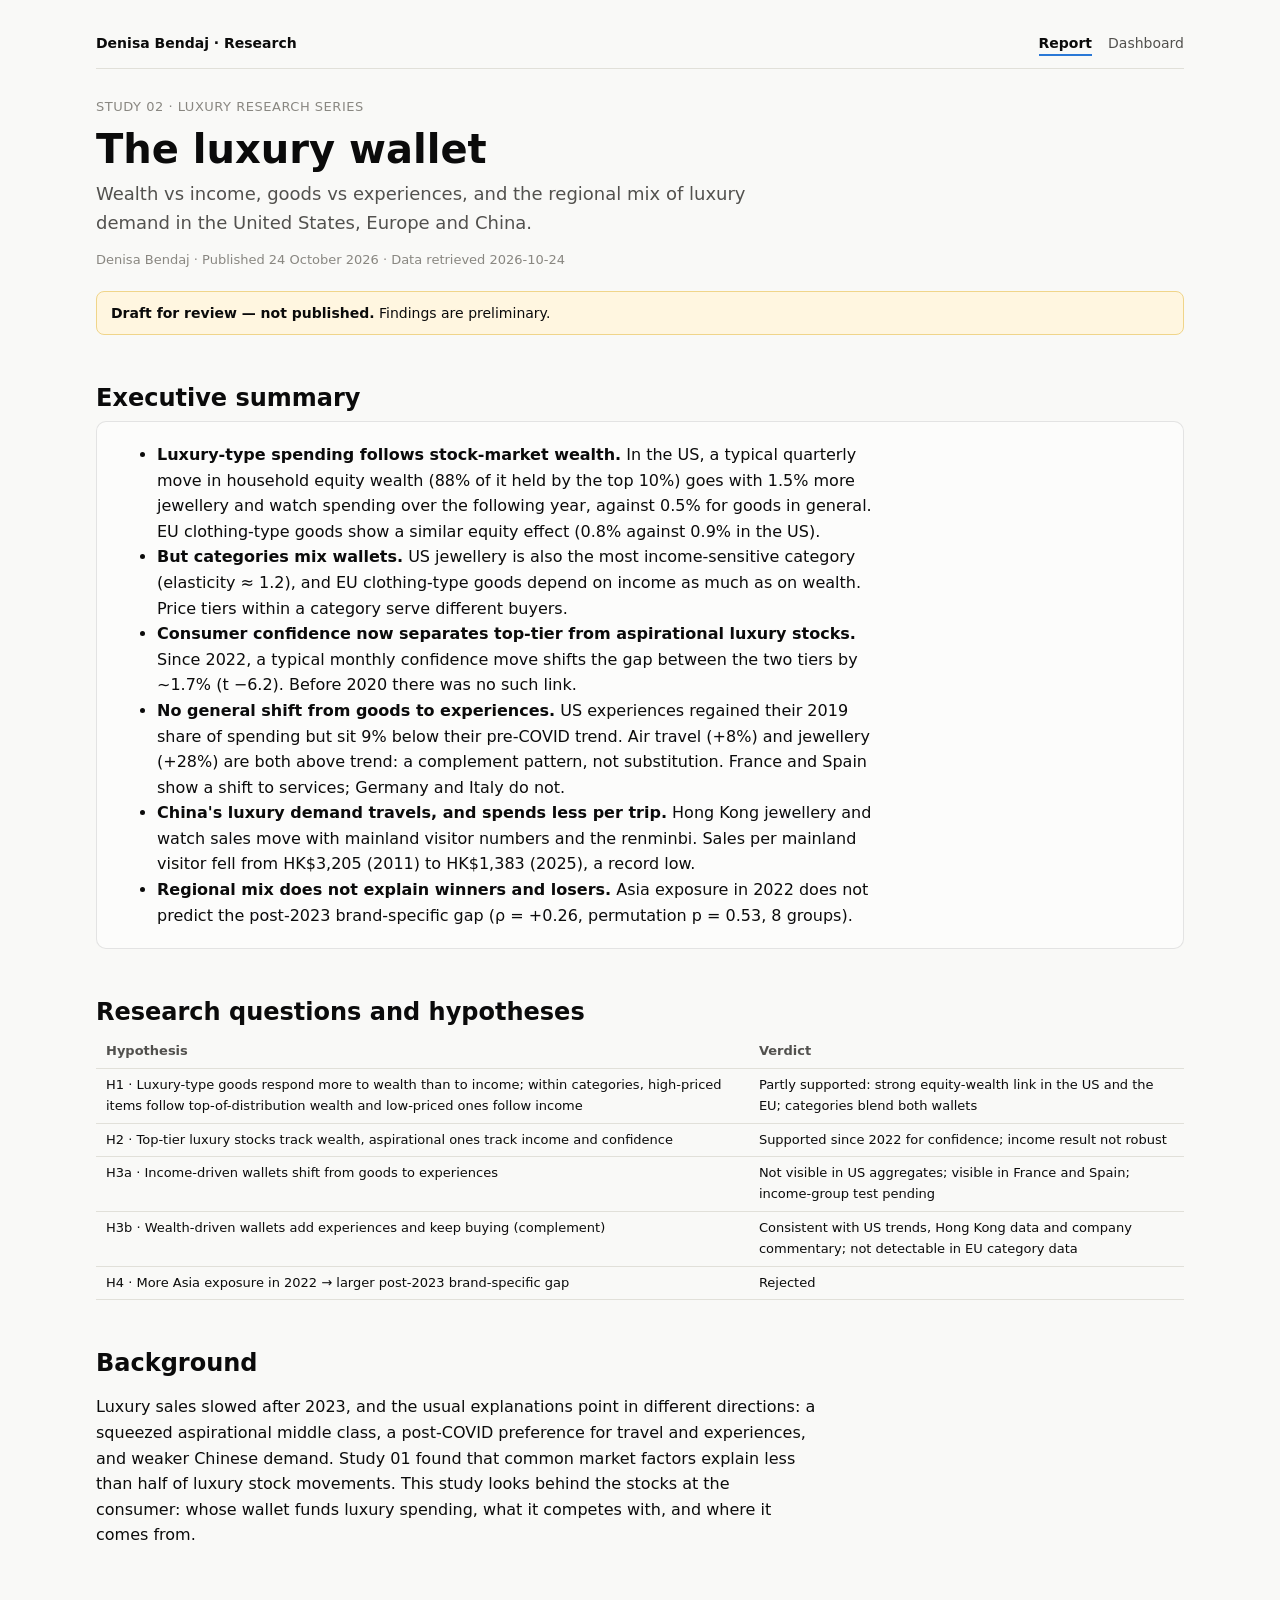
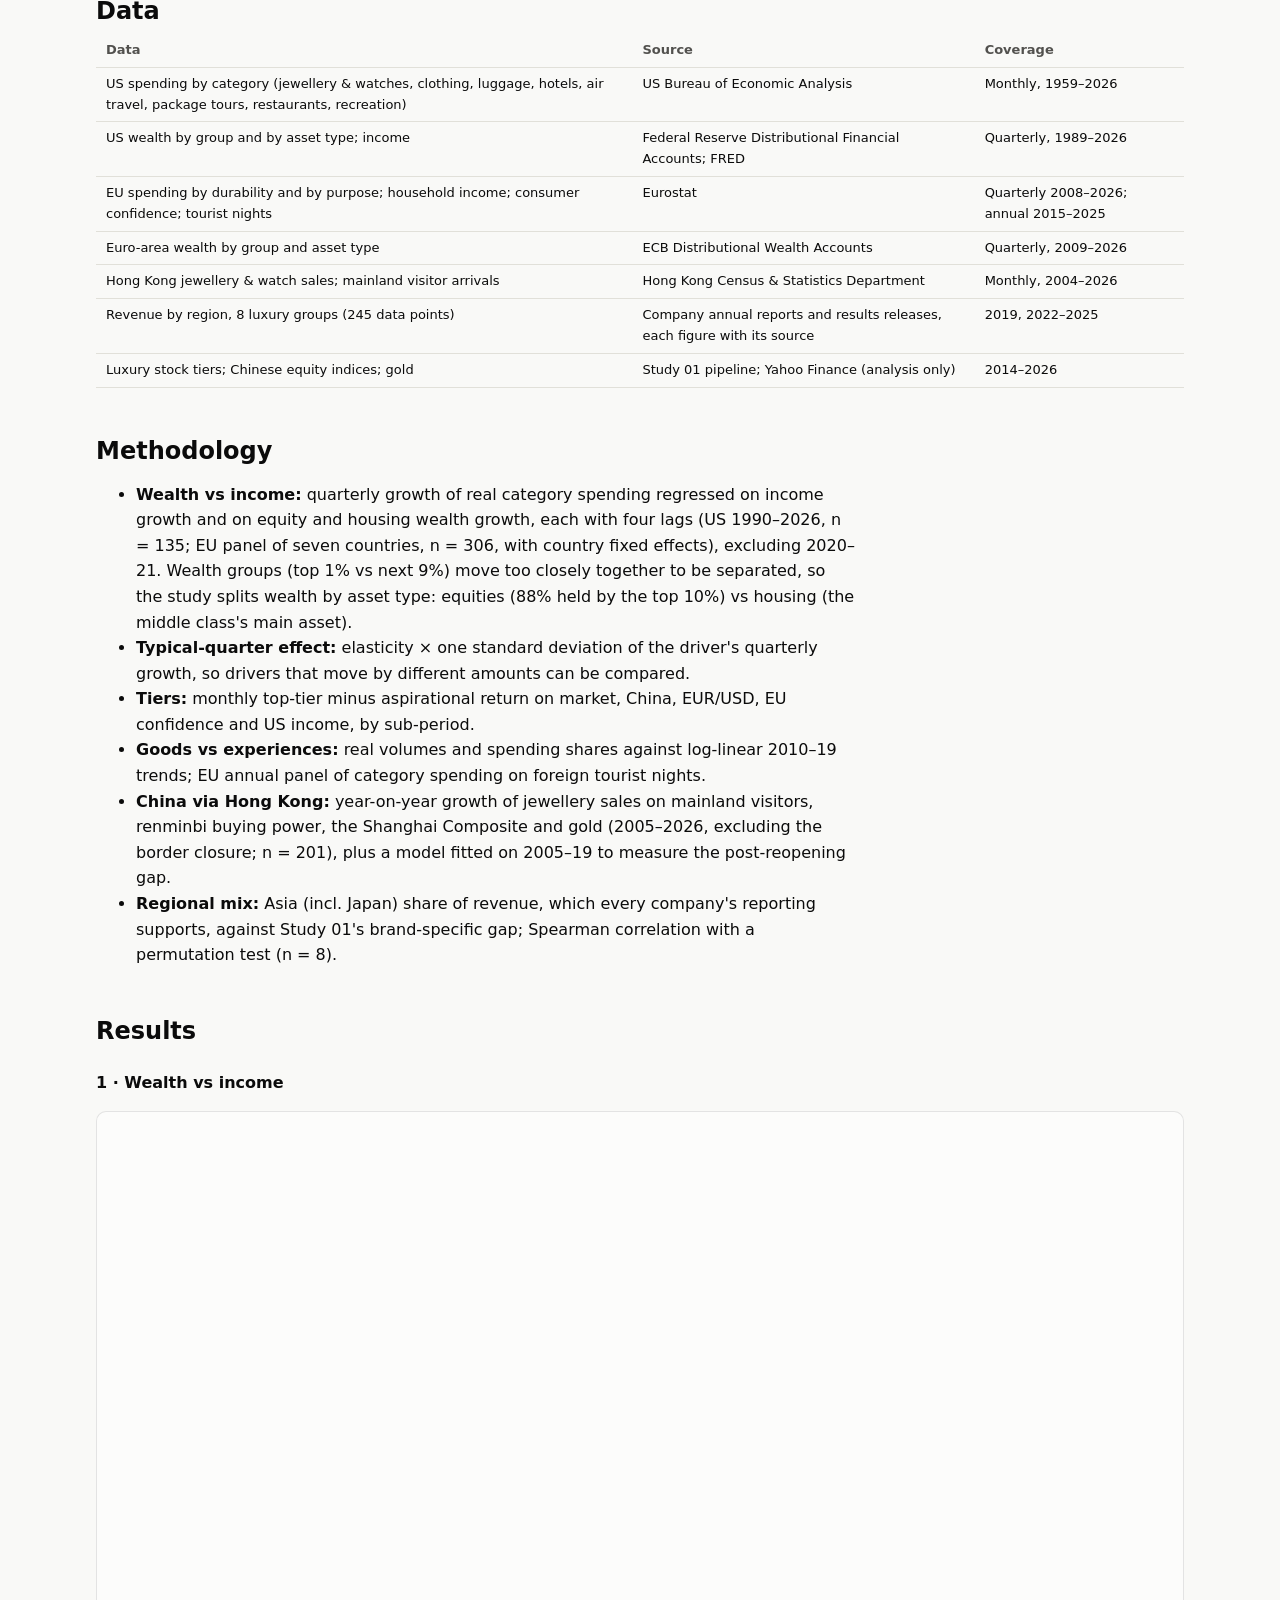
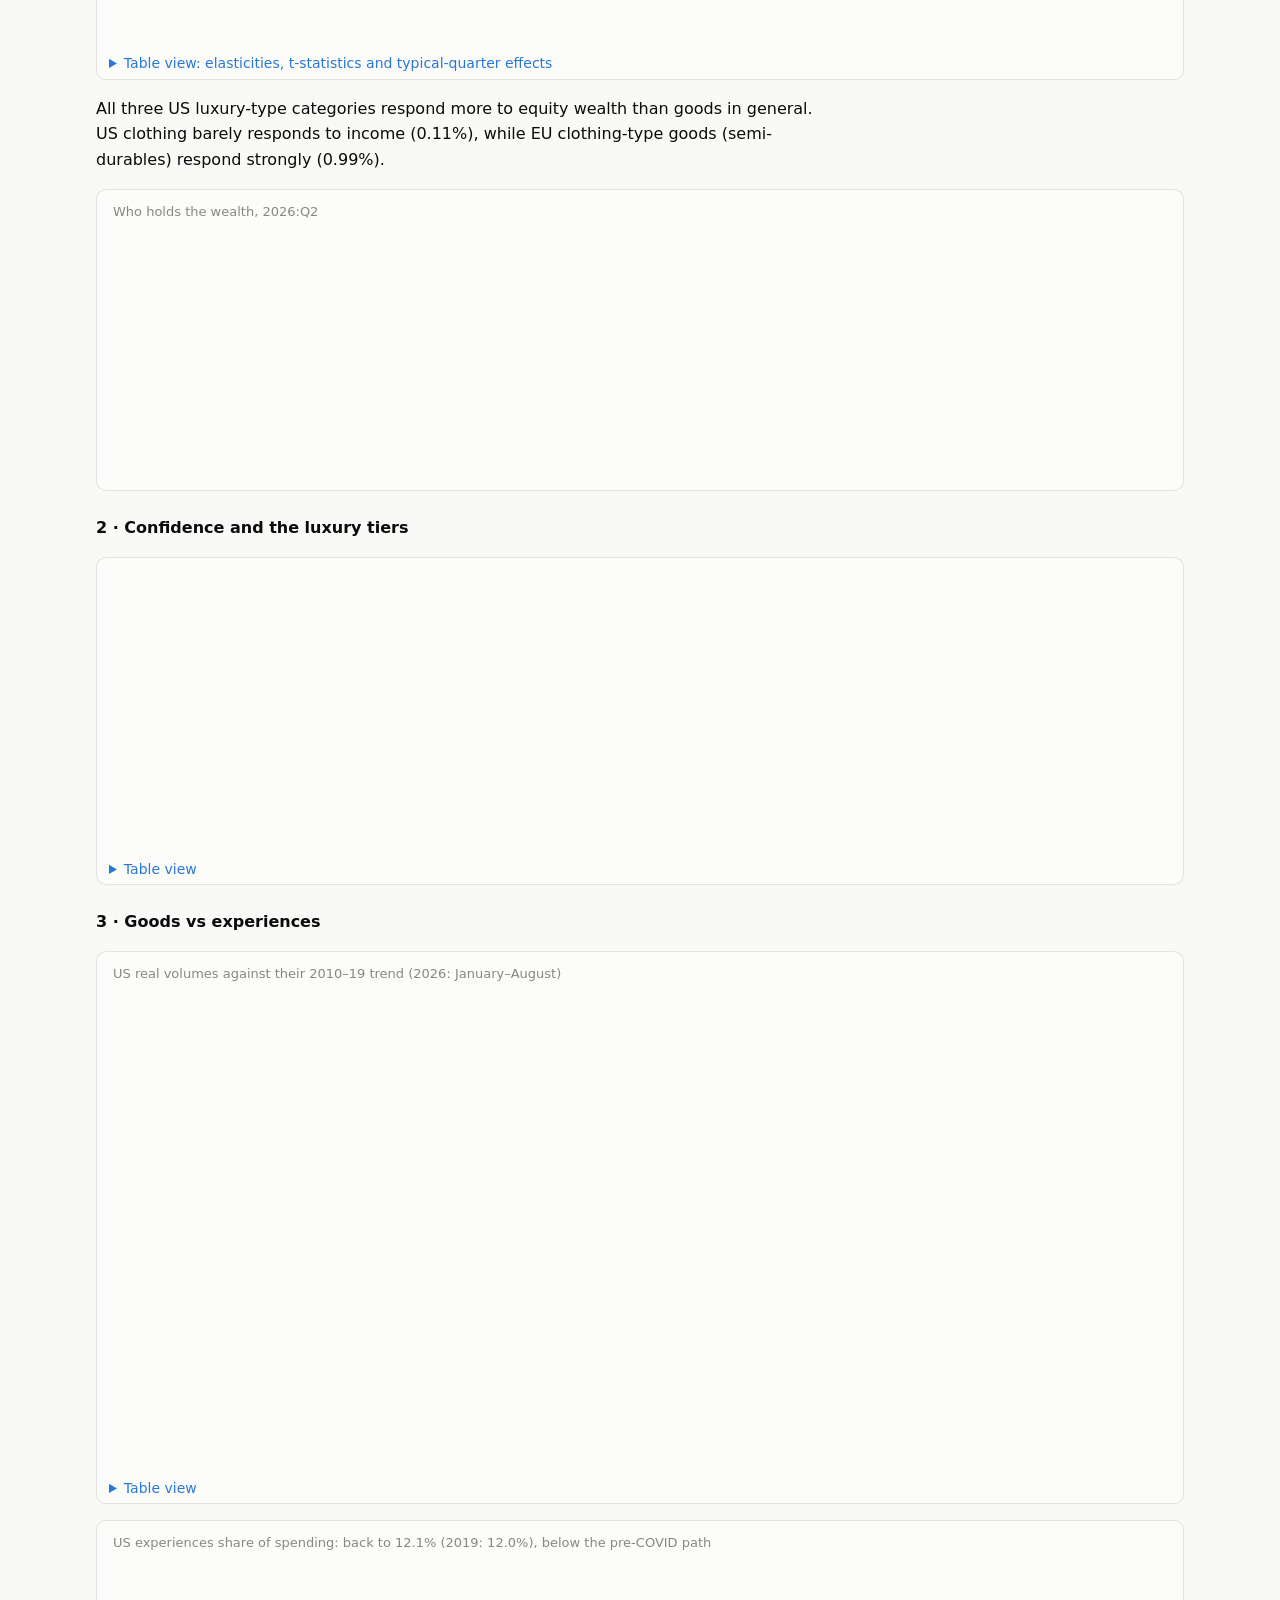
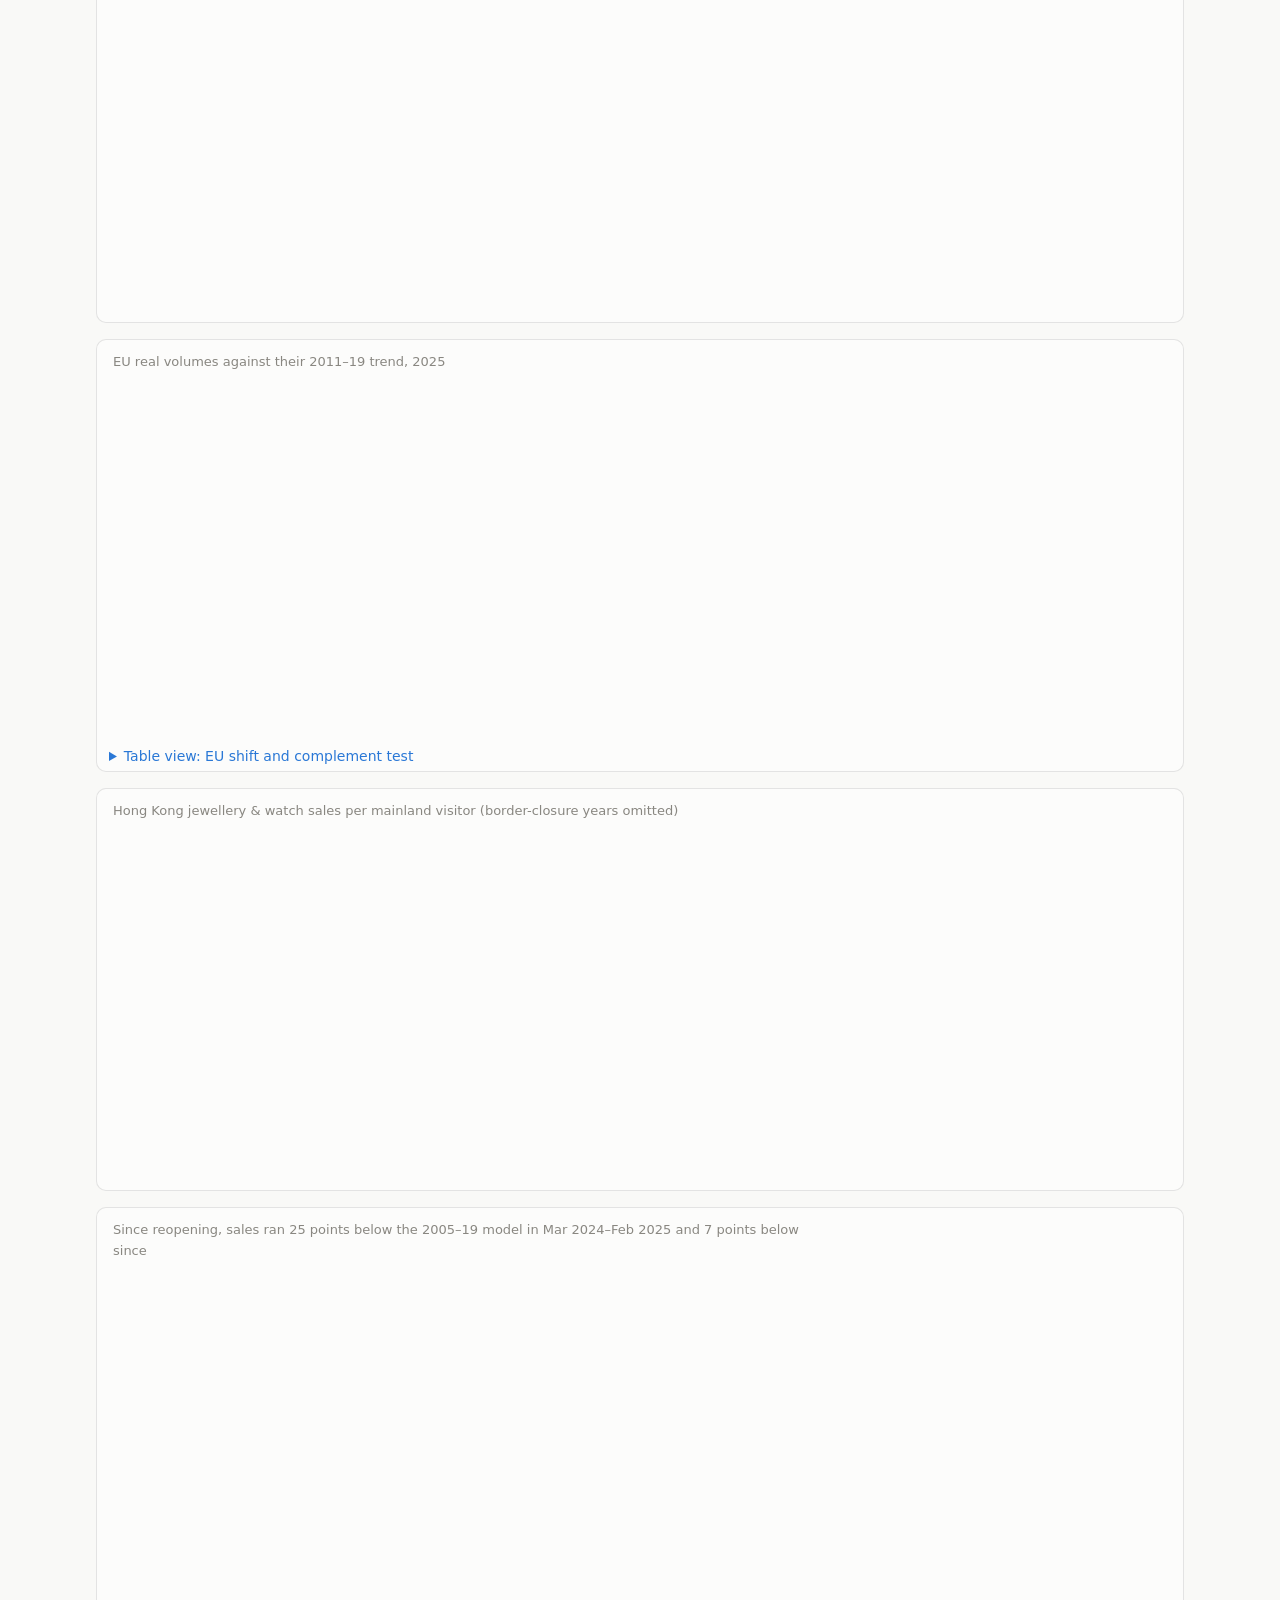
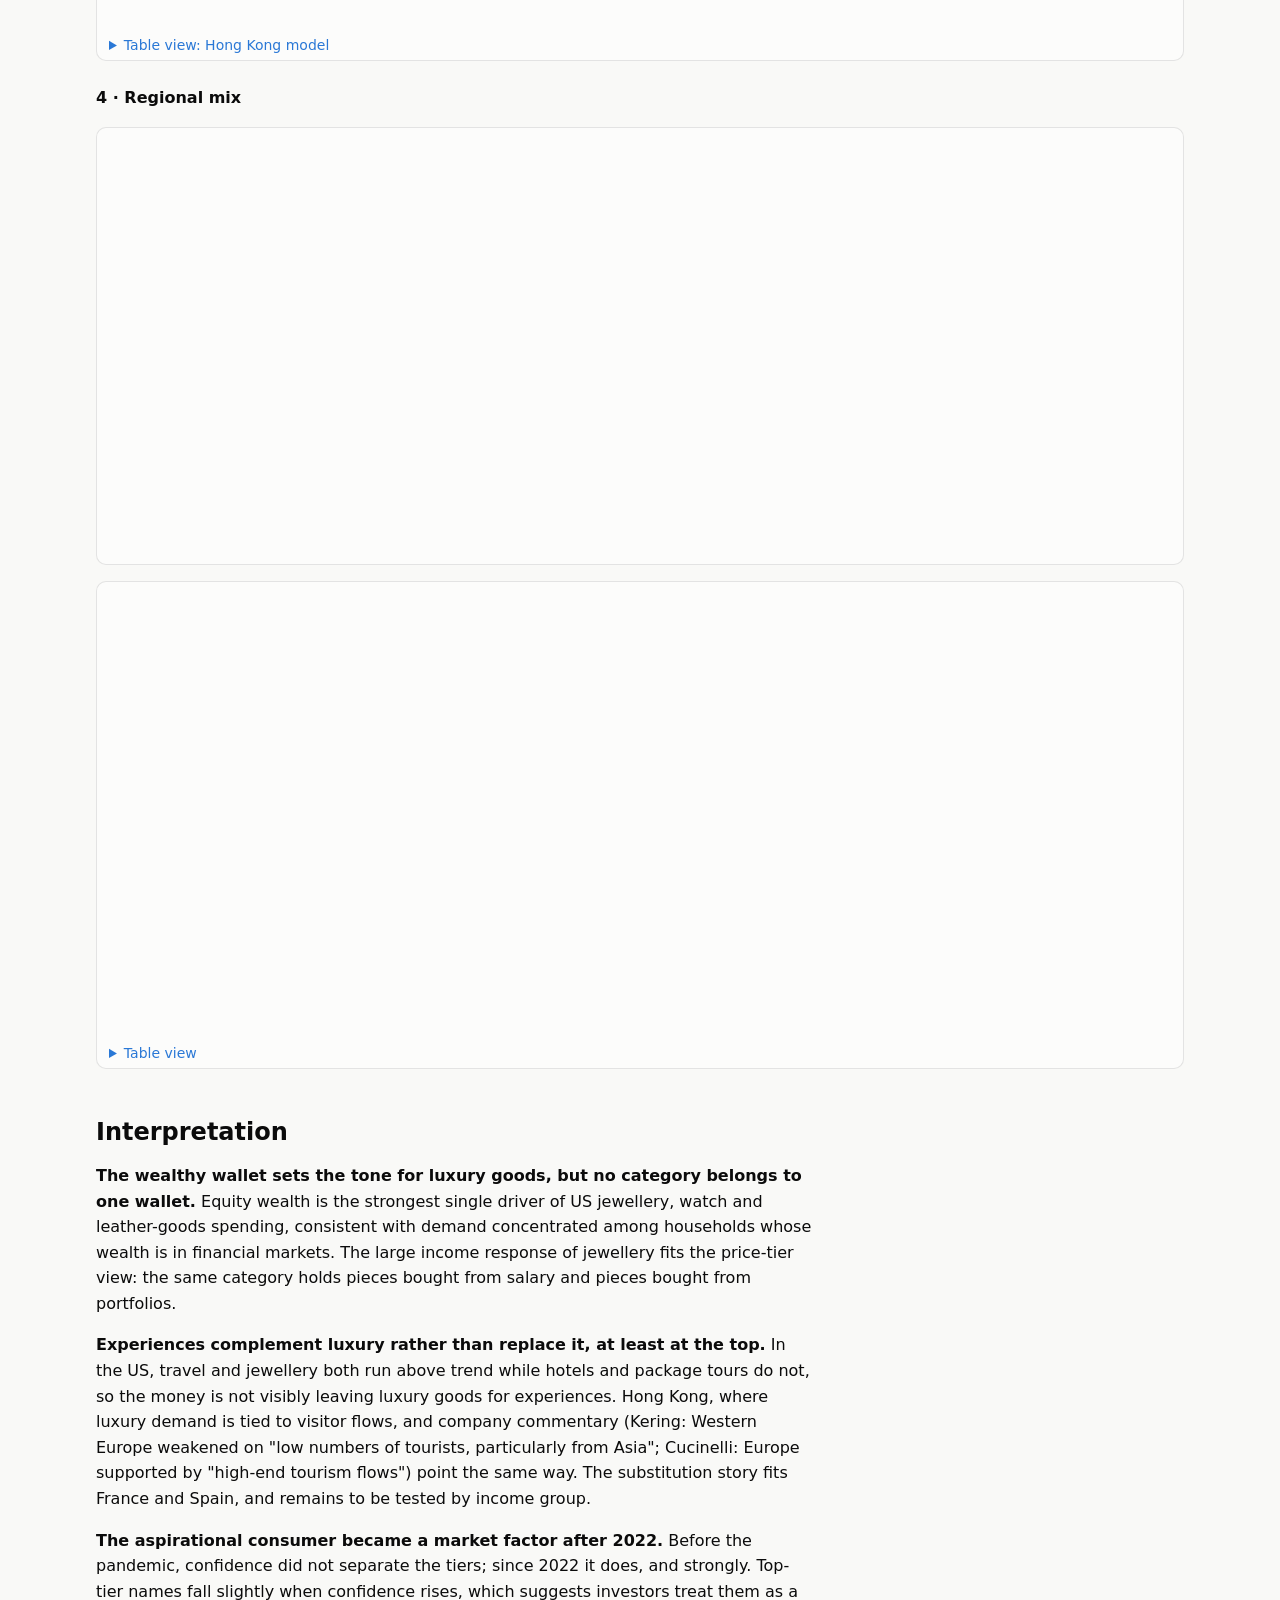
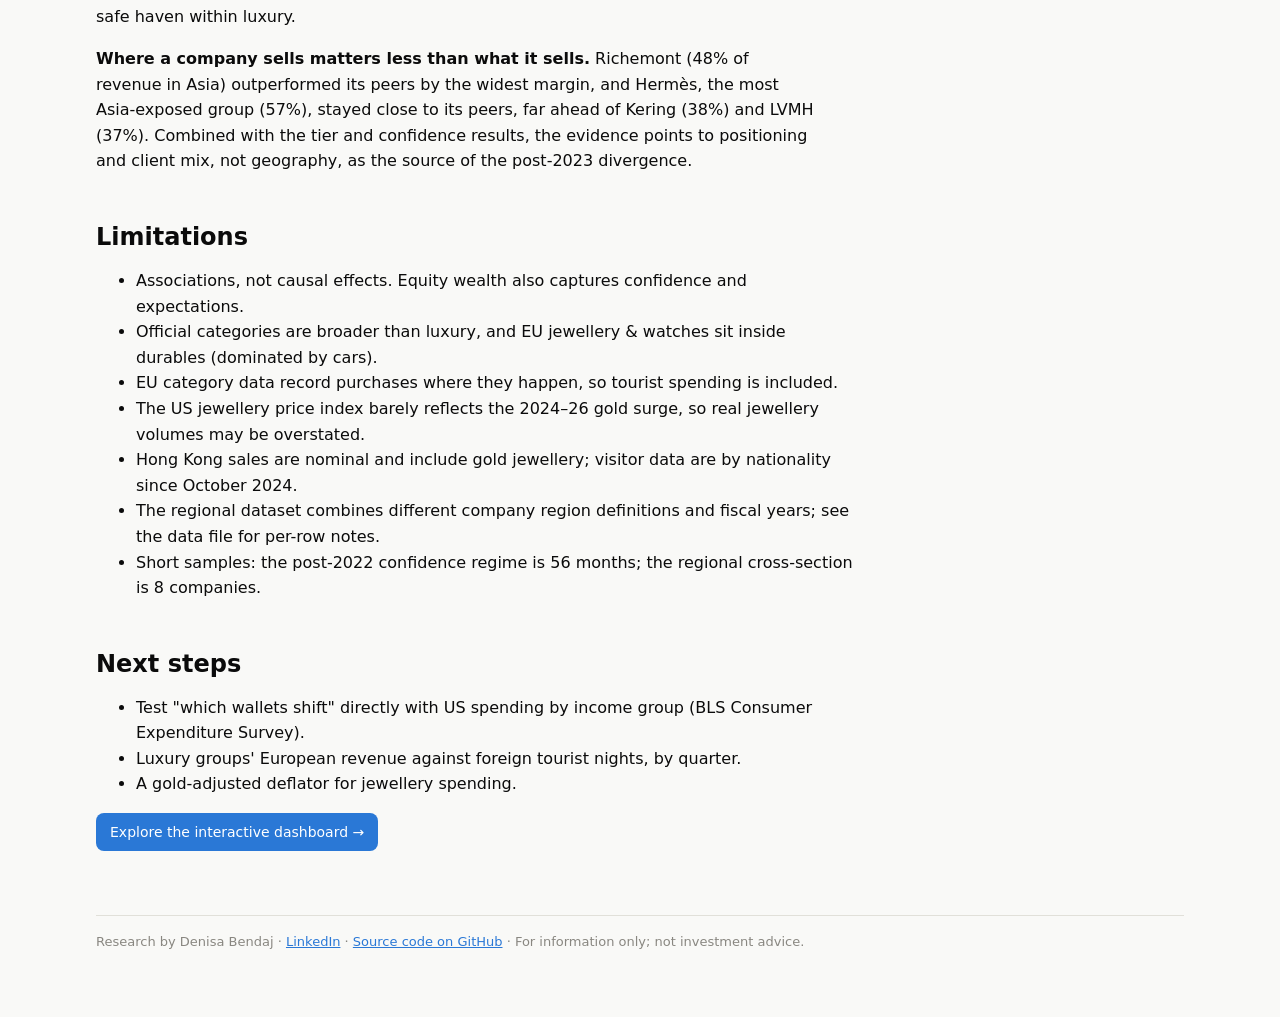
<file: docs/studies/luxury-wallet/index.html>
<!doctype html>
<html lang="en">
<head>
<meta charset="utf-8">
<meta name="viewport" content="width=device-width, initial-scale=1">
<title>The Luxury Wallet · Denisa Bendaj</title>
<meta name="description" content="Wealth vs income, goods vs experiences and the regional mix of luxury demand in the US, Europe and China.">
<script src="https://cdn.plot.ly/plotly-4.1.1.min.js" charset="utf-8"></script>
<link rel="stylesheet" href="../../assets/site.css">
</head>
<body>
<div class="wrap report">
<nav class="site-nav">
  <a class="home" href="../../">Denisa Bendaj · Research</a>
  <a href="./" aria-current="page">Report</a>
  <a href="dashboard.html">Dashboard</a>
</nav>

<header>
  <div class="kicker">Study 02 · Luxury research series</div>
  <h1>The luxury wallet</h1>
  <p class="lede">Wealth vs income, goods vs experiences, and the regional mix of luxury demand in the United States,
  Europe and China.</p>
  <div class="meta">Denisa Bendaj · Published 24 October 2026 · Data retrieved 2026-10-24</div>
  <div class="draft"><strong>Draft for review — not published.</strong> Findings are preliminary.</div>
</header>

<section>
  <h2>Executive summary</h2>
  <div class="summary">
  <ul>
    <li><strong>Luxury-type spending follows stock-market wealth.</strong> In the US, a typical quarterly move in
      household equity wealth (88% of it held by the top 10%) goes with 1.5% more jewellery
      and watch spending over the following year, against 0.5% for goods in general. EU
      clothing-type goods show a similar equity effect (0.8% against
      0.9% in the US).</li>
    <li><strong>But categories mix wallets.</strong> US jewellery is also the most income-sensitive category (elasticity
      ≈ 1.2), and EU clothing-type goods depend on income as much as on wealth. Price tiers within
      a category serve different buyers.</li>
    <li><strong>Consumer confidence now separates top-tier from aspirational luxury stocks.</strong> Since 2022, a
      typical monthly confidence move shifts the gap between the two tiers by ~1.7%
      (t −6.2). Before 2020 there was no such link.</li>
    <li><strong>No general shift from goods to experiences.</strong> US experiences regained their 2019 share of spending
      but sit 9% below their pre-COVID trend. Air travel (+8%) and jewellery
      (+28%) are both above trend: a complement pattern, not substitution. France and Spain show a
      shift to services; Germany and Italy do not.</li>
    <li><strong>China's luxury demand travels, and spends less per trip.</strong> Hong Kong jewellery and watch sales move with
      mainland visitor numbers and the renminbi. Sales per mainland visitor fell from HK$3,205
      (2011) to HK$1,383 (2025), a record low.</li>
    <li><strong>Regional mix does not explain winners and losers.</strong> Asia exposure in 2022 does not predict the
      post-2023 brand-specific gap (ρ = +0.26, permutation p = 0.53, 8 groups).</li>
  </ul>
  </div>
</section>

<section>
  <h2>Research questions and hypotheses</h2>
  <div class="table-wrap">
  <table class="data prose">
    <thead><tr><th>Hypothesis</th><th>Verdict</th></tr></thead>
    <tbody>
      <tr><td>H1 · Luxury-type goods respond more to wealth than to income; within categories, high-priced items follow
        top-of-distribution wealth and low-priced ones follow income</td>
        <td>Partly supported: strong equity-wealth link in the US and the EU; categories blend both wallets</td></tr>
      <tr><td>H2 · Top-tier luxury stocks track wealth, aspirational ones track income and confidence</td>
        <td>Supported since 2022 for confidence; income result not robust</td></tr>
      <tr><td>H3a · Income-driven wallets shift from goods to experiences</td>
        <td>Not visible in US aggregates; visible in France and Spain; income-group test pending</td></tr>
      <tr><td>H3b · Wealth-driven wallets add experiences and keep buying (complement)</td>
        <td>Consistent with US trends, Hong Kong data and company commentary; not detectable in EU category data</td></tr>
      <tr><td>H4 · More Asia exposure in 2022 → larger post-2023 brand-specific gap</td>
        <td>Rejected</td></tr>
    </tbody>
  </table>
  </div>
</section>

<section>
  <h2>Background</h2>
  <p>Luxury sales slowed after 2023, and the usual explanations point in different directions: a squeezed aspirational
  middle class, a post-COVID preference for travel and experiences, and weaker Chinese demand. Study 01 found that
  common market factors explain less than half of luxury stock movements. This study looks behind the stocks at the
  consumer: whose wallet funds luxury spending, what it competes with, and where it comes from.</p>
</section>

<section>
  <h2>Data</h2>
  <div class="table-wrap">
  <table class="data prose">
    <thead><tr><th>Data</th><th>Source</th><th>Coverage</th></tr></thead>
    <tbody>
      <tr><td>US spending by category (jewellery & watches, clothing, luggage, hotels, air travel, package tours,
        restaurants, recreation)</td><td>US Bureau of Economic Analysis</td><td>Monthly, 1959–2026</td></tr>
      <tr><td>US wealth by group and by asset type; income</td><td>Federal Reserve Distributional Financial Accounts; FRED</td><td>Quarterly, 1989–2026</td></tr>
      <tr><td>EU spending by durability and by purpose; household income; consumer confidence; tourist nights</td><td>Eurostat</td><td>Quarterly 2008–2026; annual 2015–2025</td></tr>
      <tr><td>Euro-area wealth by group and asset type</td><td>ECB Distributional Wealth Accounts</td><td>Quarterly, 2009–2026</td></tr>
      <tr><td>Hong Kong jewellery & watch sales; mainland visitor arrivals</td><td>Hong Kong Census & Statistics Department</td><td>Monthly, 2004–2026</td></tr>
      <tr><td>Revenue by region, 8 luxury groups (245 data points)</td><td>Company annual reports and results releases, each figure with its source</td><td>2019, 2022–2025</td></tr>
      <tr><td>Luxury stock tiers; Chinese equity indices; gold</td><td>Study 01 pipeline; Yahoo Finance (analysis only)</td><td>2014–2026</td></tr>
    </tbody>
  </table>
  </div>
</section>

<section>
  <h2>Methodology</h2>
  <ul>
    <li><strong>Wealth vs income:</strong> quarterly growth of real category spending regressed on income growth and on
      equity and housing wealth growth, each with four lags (US 1990–2026, n = 135; EU panel of seven countries,
      n = 306, with country fixed effects), excluding 2020–21. Wealth groups (top 1% vs next 9%) move too closely
      together to be separated, so the study splits wealth by asset type: equities (88% held by the top 10%) vs housing
      (the middle class's main asset).</li>
    <li><strong>Typical-quarter effect:</strong> elasticity × one standard deviation of the driver's quarterly growth, so
      drivers that move by different amounts can be compared.</li>
    <li><strong>Tiers:</strong> monthly top-tier minus aspirational return on market, China, EUR/USD, EU confidence and US
      income, by sub-period.</li>
    <li><strong>Goods vs experiences:</strong> real volumes and spending shares against log-linear 2010–19 trends;
      EU annual panel of category spending on foreign tourist nights.</li>
    <li><strong>China via Hong Kong:</strong> year-on-year growth of jewellery sales on mainland visitors, renminbi buying
      power, the Shanghai Composite and gold (2005–2026, excluding the border closure; n = 201), plus a model fitted on
      2005–19 to measure the post-reopening gap.</li>
    <li><strong>Regional mix:</strong> Asia (incl. Japan) share of revenue, which every company's reporting supports,
      against Study 01's brand-specific gap; Spearman correlation with a permutation test (n = 8).</li>
  </ul>
</section>

<section>
  <h2>Results</h2>

  <h3>1 · Wealth vs income</h3>
  <div class="card"><div style="height:520px; width:100%;">                            <div id="45a0ed9b-14a2-46ea-ab59-89b85528e8d0" class="plotly-graph-div" style="height:100%; width:100%;"></div>            <script>                window.PLOTLYENV=window.PLOTLYENV || {};                                if (document.getElementById("45a0ed9b-14a2-46ea-ab59-89b85528e8d0")) {                    Plotly.newPlot(                        "45a0ed9b-14a2-46ea-ab59-89b85528e8d0",                        [{"customdata":{"dtype":"f8","bdata":"hrDtfT2A1j\u002fJq79ojEcOQKdl0A12GO0\u002fvvRx49OeBkCqtDN8ssbpP7UfeJl\u002fFAdA9H04skmA2j9VOvNbSoQJQLoGk0Mck78\u002f3iW+4Xg04j908HAbD0bnP7zvz+gUVP0\u002fS+8IOKvp8z9fufDUEGAJQA==","shape":"7, 2"},"hovertemplate":"\u003cb\u003e%{x:.2f}%\u003c\u002fb\u003e of spending\u003cbr\u003eelasticity %{customdata[0]:.2f} (t %{customdata[1]:.1f})\u003cextra\u003e%{y}\u003c\u002fextra\u003e","marker":{"color":"#2a78d6"},"name":"Income","orientation":"h","x":{"dtype":"f8","bdata":"P1RA7Fi22z85vxsMyerxP36+KgX\u002fvu8\u002fCbaCF3aI1z8pGll90Qm8PxXt+rXEquQ\u002fnlyJfL2u8T8="},"y":["EU \u00b7 All consumption (benchmark)","EU \u00b7 Durables (incl. jewellery & watches, mostly cars)","EU \u00b7 Semi-durables (clothing, footwear, travel goods)","US \u00b7 All goods (benchmark)","US \u00b7 Clothing & footwear","US \u00b7 Luggage & leather goods","US \u00b7 Jewellery & watches"],"type":"bar"},{"customdata":{"dtype":"f8","bdata":"9mdntK8poz+1XBXxFycCQD5UHjQ\u002fxsQ\u002fyHjuBueG\u002fz9Mr+OYAUnMP2nRSvtOhg9AZhS0alXMsD9Rqzwijv0LQBrZ0Wy0q7s\u002fnmkewzUfEEDDH2HqKa7HPyspOCj4HwZAY\u002fF1y8FpyD8jT9VW46wKQA==","shape":"7, 2"},"hovertemplate":"\u003cb\u003e%{x:.2f}%\u003c\u002fb\u003e of spending\u003cbr\u003eelasticity %{customdata[0]:.2f} (t %{customdata[1]:.1f})\u003cextra\u003e%{y}\u003c\u002fextra\u003e","marker":{"color":"#eb6834"},"name":"Equity wealth (mostly top 10%)","orientation":"h","x":{"dtype":"f8","bdata":"PKasJyBrwT\u002fv5gWPIeLiP6zXRfnctek\u002fskUBTnig4D\u002fC22tSc2PrPzbJlUdUcPc\u002fpWHPTwIq+D8="},"y":["EU \u00b7 All consumption (benchmark)","EU \u00b7 Durables (incl. jewellery & watches, mostly cars)","EU \u00b7 Semi-durables (clothing, footwear, travel goods)","US \u00b7 All goods (benchmark)","US \u00b7 Clothing & footwear","US \u00b7 Luggage & leather goods","US \u00b7 Jewellery & watches"],"type":"bar"},{"customdata":{"dtype":"f8","bdata":"snvO7XcWtj\u002f044TgUP74P0Kd9dX1Lb+\u002f9nbRk54967+UpCqb6h+xP3f\u002fp91DSNc\u002fPszSt5vWzT8OpVy4CyMWQOitHSze5MU\u002frUD0i\u002fNKCkDLKdrLijzWP73Hu1Ayu\u002f4\u002fgARQFUsd2T+Zq1kXakMIQA==","shape":"7, 2"},"hovertemplate":"\u003cb\u003e%{x:.2f}%\u003c\u002fb\u003e of spending\u003cbr\u003eelasticity %{customdata[0]:.2f} (t %{customdata[1]:.1f})\u003cextra\u003e%{y}\u003c\u002fextra\u003e","marker":{"color":"#1baf7a"},"name":"Housing wealth (middle class)","orientation":"h","x":{"dtype":"f8","bdata":"E8ouh6fvvj\u002f0kvFbxdXFvz0wmC4e\u002fLc\u002fA6To92KR2j9k6VpbjX7TPwOhFfadzOM\u002fXny0CJ5c5j8="},"y":["EU \u00b7 All consumption (benchmark)","EU \u00b7 Durables (incl. jewellery & watches, mostly cars)","EU \u00b7 Semi-durables (clothing, footwear, travel goods)","US \u00b7 All goods (benchmark)","US \u00b7 Clothing & footwear","US \u00b7 Luggage & leather goods","US \u00b7 Jewellery & watches"],"type":"bar"}],                        {"template":{"data":{"histogram2dcontour":[{"type":"histogram2dcontour","colorbar":{"outlinewidth":0,"ticks":""},"colorscale":[[0.0,"#0d0887"],[0.1111111111111111,"#46039f"],[0.2222222222222222,"#7201a8"],[0.3333333333333333,"#9c179e"],[0.4444444444444444,"#bd3786"],[0.5555555555555556,"#d8576b"],[0.6666666666666666,"#ed7953"],[0.7777777777777778,"#fb9f3a"],[0.8888888888888888,"#fdca26"],[1.0,"#f0f921"]]}],"choropleth":[{"type":"choropleth","colorbar":{"outlinewidth":0,"ticks":""}}],"histogram2d":[{"type":"histogram2d","colorbar":{"outlinewidth":0,"ticks":""},"colorscale":[[0.0,"#0d0887"],[0.1111111111111111,"#46039f"],[0.2222222222222222,"#7201a8"],[0.3333333333333333,"#9c179e"],[0.4444444444444444,"#bd3786"],[0.5555555555555556,"#d8576b"],[0.6666666666666666,"#ed7953"],[0.7777777777777778,"#fb9f3a"],[0.8888888888888888,"#fdca26"],[1.0,"#f0f921"]]}],"heatmap":[{"type":"heatmap","colorbar":{"outlinewidth":0,"ticks":""},"colorscale":[[0.0,"#0d0887"],[0.1111111111111111,"#46039f"],[0.2222222222222222,"#7201a8"],[0.3333333333333333,"#9c179e"],[0.4444444444444444,"#bd3786"],[0.5555555555555556,"#d8576b"],[0.6666666666666666,"#ed7953"],[0.7777777777777778,"#fb9f3a"],[0.8888888888888888,"#fdca26"],[1.0,"#f0f921"]]}],"contourcarpet":[{"type":"contourcarpet","colorbar":{"outlinewidth":0,"ticks":""}}],"contour":[{"type":"contour","colorbar":{"outlinewidth":0,"ticks":""},"colorscale":[[0.0,"#0d0887"],[0.1111111111111111,"#46039f"],[0.2222222222222222,"#7201a8"],[0.3333333333333333,"#9c179e"],[0.4444444444444444,"#bd3786"],[0.5555555555555556,"#d8576b"],[0.6666666666666666,"#ed7953"],[0.7777777777777778,"#fb9f3a"],[0.8888888888888888,"#fdca26"],[1.0,"#f0f921"]]}],"surface":[{"type":"surface","colorbar":{"outlinewidth":0,"ticks":""},"colorscale":[[0.0,"#0d0887"],[0.1111111111111111,"#46039f"],[0.2222222222222222,"#7201a8"],[0.3333333333333333,"#9c179e"],[0.4444444444444444,"#bd3786"],[0.5555555555555556,"#d8576b"],[0.6666666666666666,"#ed7953"],[0.7777777777777778,"#fb9f3a"],[0.8888888888888888,"#fdca26"],[1.0,"#f0f921"]]}],"mesh3d":[{"type":"mesh3d","colorbar":{"outlinewidth":0,"ticks":""}}],"scatter":[{"fillpattern":{"fillmode":"overlay","size":10,"solidity":0.2},"type":"scatter"}],"parcoords":[{"type":"parcoords","line":{"colorbar":{"outlinewidth":0,"ticks":""}}}],"scatterpolargl":[{"type":"scatterpolargl","marker":{"colorbar":{"outlinewidth":0,"ticks":""}}}],"bar":[{"error_x":{"color":"#2a3f5f"},"error_y":{"color":"#2a3f5f"},"marker":{"line":{"color":"#E5ECF6","width":0.5},"pattern":{"fillmode":"overlay","size":10,"solidity":0.2}},"type":"bar"}],"scattergeo":[{"type":"scattergeo","marker":{"colorbar":{"outlinewidth":0,"ticks":""}}}],"scatterpolar":[{"type":"scatterpolar","marker":{"colorbar":{"outlinewidth":0,"ticks":""}}}],"histogram":[{"marker":{"pattern":{"fillmode":"overlay","size":10,"solidity":0.2}},"type":"histogram"}],"scattergl":[{"type":"scattergl","marker":{"colorbar":{"outlinewidth":0,"ticks":""}}}],"scatter3d":[{"type":"scatter3d","line":{"colorbar":{"outlinewidth":0,"ticks":""}},"marker":{"colorbar":{"outlinewidth":0,"ticks":""}}}],"scattermap":[{"type":"scattermap","marker":{"colorbar":{"outlinewidth":0,"ticks":""}}}],"scatterternary":[{"type":"scatterternary","marker":{"colorbar":{"outlinewidth":0,"ticks":""}}}],"scattercarpet":[{"type":"scattercarpet","marker":{"colorbar":{"outlinewidth":0,"ticks":""}}}],"carpet":[{"aaxis":{"endlinecolor":"#2a3f5f","gridcolor":"white","linecolor":"white","minorgridcolor":"white","startlinecolor":"#2a3f5f"},"baxis":{"endlinecolor":"#2a3f5f","gridcolor":"white","linecolor":"white","minorgridcolor":"white","startlinecolor":"#2a3f5f"},"type":"carpet"}],"table":[{"cells":{"fill":{"color":"#EBF0F8"},"line":{"color":"white"}},"header":{"fill":{"color":"#C8D4E3"},"line":{"color":"white"}},"type":"table"}],"barpolar":[{"marker":{"line":{"color":"#E5ECF6","width":0.5},"pattern":{"fillmode":"overlay","size":10,"solidity":0.2}},"type":"barpolar"}],"pie":[{"automargin":true,"type":"pie"}]},"layout":{"autotypenumbers":"strict","colorway":["#636efa","#EF553B","#00cc96","#ab63fa","#FFA15A","#19d3f3","#FF6692","#B6E880","#FF97FF","#FECB52"],"font":{"color":"#2a3f5f"},"hovermode":"closest","hoverlabel":{"align":"left"},"paper_bgcolor":"white","plot_bgcolor":"#E5ECF6","polar":{"bgcolor":"#E5ECF6","angularaxis":{"gridcolor":"white","linecolor":"white","ticks":""},"radialaxis":{"gridcolor":"white","linecolor":"white","ticks":""}},"ternary":{"bgcolor":"#E5ECF6","aaxis":{"gridcolor":"white","linecolor":"white","ticks":""},"baxis":{"gridcolor":"white","linecolor":"white","ticks":""},"caxis":{"gridcolor":"white","linecolor":"white","ticks":""}},"coloraxis":{"colorbar":{"outlinewidth":0,"ticks":""}},"colorscale":{"sequential":[[0.0,"#0d0887"],[0.1111111111111111,"#46039f"],[0.2222222222222222,"#7201a8"],[0.3333333333333333,"#9c179e"],[0.4444444444444444,"#bd3786"],[0.5555555555555556,"#d8576b"],[0.6666666666666666,"#ed7953"],[0.7777777777777778,"#fb9f3a"],[0.8888888888888888,"#fdca26"],[1.0,"#f0f921"]],"sequentialminus":[[0.0,"#0d0887"],[0.1111111111111111,"#46039f"],[0.2222222222222222,"#7201a8"],[0.3333333333333333,"#9c179e"],[0.4444444444444444,"#bd3786"],[0.5555555555555556,"#d8576b"],[0.6666666666666666,"#ed7953"],[0.7777777777777778,"#fb9f3a"],[0.8888888888888888,"#fdca26"],[1.0,"#f0f921"]],"diverging":[[0,"#8e0152"],[0.1,"#c51b7d"],[0.2,"#de77ae"],[0.3,"#f1b6da"],[0.4,"#fde0ef"],[0.5,"#f7f7f7"],[0.6,"#e6f5d0"],[0.7,"#b8e186"],[0.8,"#7fbc41"],[0.9,"#4d9221"],[1,"#276419"]]},"xaxis":{"gridcolor":"white","linecolor":"white","ticks":"","title":{"standoff":15},"zerolinecolor":"white","automargin":true,"zerolinewidth":2},"yaxis":{"gridcolor":"white","linecolor":"white","ticks":"","title":{"standoff":15},"zerolinecolor":"white","automargin":true,"zerolinewidth":2},"scene":{"xaxis":{"backgroundcolor":"#E5ECF6","gridcolor":"white","linecolor":"white","showbackground":true,"ticks":"","zerolinecolor":"white","gridwidth":2},"yaxis":{"backgroundcolor":"#E5ECF6","gridcolor":"white","linecolor":"white","showbackground":true,"ticks":"","zerolinecolor":"white","gridwidth":2},"zaxis":{"backgroundcolor":"#E5ECF6","gridcolor":"white","linecolor":"white","showbackground":true,"ticks":"","zerolinecolor":"white","gridwidth":2}},"shapedefaults":{"line":{"color":"#2a3f5f"}},"annotationdefaults":{"arrowcolor":"#2a3f5f","arrowhead":0,"arrowwidth":1},"geo":{"bgcolor":"white","landcolor":"#E5ECF6","subunitcolor":"white","showland":true,"showlakes":true,"lakecolor":"white"},"title":{"x":0.05}}},"shapes":[{"line":{"color":"#c3c2b7","width":1},"type":"line","x0":0,"x1":0,"xref":"x","y0":0,"y1":1,"yref":"y domain"}],"barmode":"group","bargap":0.3,"bargroupgap":0.08,"xaxis":{"title":{"text":"Spending response over a year to a typical one-quarter move (% of spending)"},"tickfont":{"color":"#898781"},"gridcolor":"#e1e0d9","gridwidth":1,"linecolor":"#c3c2b7","zerolinecolor":"#c3c2b7"},"margin":{"l":8,"r":16,"t":40,"b":8},"font":{"family":"system-ui, -apple-system, \"Segoe UI\", sans-serif","size":13,"color":"#52514e"},"legend":{"title":{"text":""},"orientation":"h","yanchor":"bottom","y":1.02,"x":0},"hoverlabel":{"font":{"family":"system-ui, -apple-system, \"Segoe UI\", sans-serif","color":"#0b0b0b"},"bgcolor":"white","bordercolor":"#e1e0d9"},"height":520,"paper_bgcolor":"#fcfcfb","plot_bgcolor":"#fcfcfb","yaxis":{"tickfont":{"color":"#898781"},"gridcolor":"#e1e0d9","gridwidth":1,"linecolor":"#c3c2b7","zerolinecolor":"#c3c2b7"}},                        {"displaylogo": false, "responsive": true, "modeBarButtonsToRemove": ["lasso2d", "select2d", "autoScale2d", "toImage"]}                    )                };            </script>        </div>
    <details><summary>Table view: elasticities, t-statistics and typical-quarter effects</summary>
      <div class="table-wrap"><table class="dataframe data">
  <thead>
    <tr style="text-align: right;">
      <th></th>
      <th>Equity wealth · effect</th>
      <th>Housing wealth · effect</th>
      <th>Income · effect</th>
      <th>Equity wealth · elasticity</th>
      <th>Housing wealth · elasticity</th>
      <th>Income · elasticity</th>
      <th>Equity wealth · t</th>
      <th>Housing wealth · t</th>
      <th>Income · t</th>
    </tr>
    <tr>
      <th>category</th>
      <th></th>
      <th></th>
      <th></th>
      <th></th>
      <th></th>
      <th></th>
      <th></th>
      <th></th>
      <th></th>
    </tr>
  </thead>
  <tbody>
    <tr>
      <th>EU · All consumption (benchmark)</th>
      <td>0.14</td>
      <td>0.12</td>
      <td>0.43</td>
      <td>0.04</td>
      <td>0.09</td>
      <td>0.35</td>
      <td>2.27</td>
      <td>1.56</td>
      <td>3.78</td>
    </tr>
    <tr>
      <th>EU · Durables (incl. jewellery &amp; watches, mostly cars)</th>
      <td>0.59</td>
      <td>-0.17</td>
      <td>1.12</td>
      <td>0.16</td>
      <td>-0.12</td>
      <td>0.91</td>
      <td>1.97</td>
      <td>-0.85</td>
      <td>2.83</td>
    </tr>
    <tr>
      <th>EU · Semi-durables (clothing, footwear, travel goods)</th>
      <td>0.80</td>
      <td>0.09</td>
      <td>0.99</td>
      <td>0.22</td>
      <td>0.07</td>
      <td>0.81</td>
      <td>3.94</td>
      <td>0.36</td>
      <td>2.89</td>
    </tr>
    <tr>
      <th>US · All goods (benchmark)</th>
      <td>0.52</td>
      <td>0.42</td>
      <td>0.37</td>
      <td>0.07</td>
      <td>0.23</td>
      <td>0.41</td>
      <td>3.50</td>
      <td>5.53</td>
      <td>3.19</td>
    </tr>
    <tr>
      <th>US · Clothing &amp; footwear</th>
      <td>0.86</td>
      <td>0.30</td>
      <td>0.11</td>
      <td>0.11</td>
      <td>0.17</td>
      <td>0.12</td>
      <td>4.03</td>
      <td>3.29</td>
      <td>0.57</td>
    </tr>
    <tr>
      <th>US · Jewellery &amp; watches</th>
      <td>1.51</td>
      <td>0.70</td>
      <td>1.11</td>
      <td>0.19</td>
      <td>0.39</td>
      <td>1.24</td>
      <td>3.33</td>
      <td>3.03</td>
      <td>3.17</td>
    </tr>
    <tr>
      <th>US · Luggage &amp; leather goods</th>
      <td>1.46</td>
      <td>0.62</td>
      <td>0.65</td>
      <td>0.19</td>
      <td>0.35</td>
      <td>0.73</td>
      <td>2.77</td>
      <td>1.92</td>
      <td>1.83</td>
    </tr>
  </tbody>
</table></div></details></div>
  <p>All three US luxury-type categories respond more to equity wealth than goods in general. US clothing barely responds
  to income (0.11%), while EU clothing-type goods (semi-durables) respond strongly
  (0.99%).</p>
  <div class="card"><p class="hint">Who holds the wealth, 2026:Q2</p><div style="height:260px; width:100%;">                            <div id="2f9ff68d-71e8-47ea-99c2-ecff0539a712" class="plotly-graph-div" style="height:100%; width:100%;"></div>            <script>                window.PLOTLYENV=window.PLOTLYENV || {};                                if (document.getElementById("2f9ff68d-71e8-47ea-99c2-ecff0539a712")) {                    Plotly.newPlot(                        "2f9ff68d-71e8-47ea-99c2-ecff0539a712",                        [{"hovertemplate":"\u003cb\u003e%{x:.0f}%\u003c\u002fb\u003e held by Top 1%\u003cextra\u003e%{y}\u003c\u002fextra\u003e","marker":{"color":"#2a78d6","line":{"color":"#fcfcfb","width":2}},"name":"Top 1%","orientation":"h","x":{"dtype":"f8","bdata":"r7dnpsNwSUBflrd+Gs0qQA=="},"y":["Equities & funds","Real estate"],"type":"bar"},{"hovertemplate":"\u003cb\u003e%{x:.0f}%\u003c\u002fb\u003e held by Next 9%\u003cextra\u003e%{y}\u003c\u002fextra\u003e","marker":{"color":"#eb6834","line":{"color":"#fcfcfb","width":2}},"name":"Next 9%","orientation":"h","x":{"dtype":"f8","bdata":"Vu\u002fd0U6TQkDMdvh9\u002fko+QA=="},"y":["Equities & funds","Real estate"],"type":"bar"},{"hovertemplate":"\u003cb\u003e%{x:.0f}%\u003c\u002fb\u003e held by Next 40%\u003cextra\u003e%{y}\u003c\u002fextra\u003e","marker":{"color":"#1baf7a","line":{"color":"#fcfcfb","width":2}},"name":"Next 40%","orientation":"h","x":{"dtype":"f8","bdata":"RrrIvlHHJkDdZPB02E9HQA=="},"y":["Equities & funds","Real estate"],"type":"bar"},{"hovertemplate":"\u003cb\u003e%{x:.0f}%\u003c\u002fb\u003e held by Bottom 50%\u003cextra\u003e%{y}\u003c\u002fextra\u003e","marker":{"color":"#eda100","line":{"color":"#fcfcfb","width":2}},"name":"Bottom 50%","orientation":"h","x":{"dtype":"f8","bdata":"hpoKAkaG4j+X6JWxhl0jQA=="},"y":["Equities & funds","Real estate"],"type":"bar"}],                        {"template":{"data":{"histogram2dcontour":[{"type":"histogram2dcontour","colorbar":{"outlinewidth":0,"ticks":""},"colorscale":[[0.0,"#0d0887"],[0.1111111111111111,"#46039f"],[0.2222222222222222,"#7201a8"],[0.3333333333333333,"#9c179e"],[0.4444444444444444,"#bd3786"],[0.5555555555555556,"#d8576b"],[0.6666666666666666,"#ed7953"],[0.7777777777777778,"#fb9f3a"],[0.8888888888888888,"#fdca26"],[1.0,"#f0f921"]]}],"choropleth":[{"type":"choropleth","colorbar":{"outlinewidth":0,"ticks":""}}],"histogram2d":[{"type":"histogram2d","colorbar":{"outlinewidth":0,"ticks":""},"colorscale":[[0.0,"#0d0887"],[0.1111111111111111,"#46039f"],[0.2222222222222222,"#7201a8"],[0.3333333333333333,"#9c179e"],[0.4444444444444444,"#bd3786"],[0.5555555555555556,"#d8576b"],[0.6666666666666666,"#ed7953"],[0.7777777777777778,"#fb9f3a"],[0.8888888888888888,"#fdca26"],[1.0,"#f0f921"]]}],"heatmap":[{"type":"heatmap","colorbar":{"outlinewidth":0,"ticks":""},"colorscale":[[0.0,"#0d0887"],[0.1111111111111111,"#46039f"],[0.2222222222222222,"#7201a8"],[0.3333333333333333,"#9c179e"],[0.4444444444444444,"#bd3786"],[0.5555555555555556,"#d8576b"],[0.6666666666666666,"#ed7953"],[0.7777777777777778,"#fb9f3a"],[0.8888888888888888,"#fdca26"],[1.0,"#f0f921"]]}],"contourcarpet":[{"type":"contourcarpet","colorbar":{"outlinewidth":0,"ticks":""}}],"contour":[{"type":"contour","colorbar":{"outlinewidth":0,"ticks":""},"colorscale":[[0.0,"#0d0887"],[0.1111111111111111,"#46039f"],[0.2222222222222222,"#7201a8"],[0.3333333333333333,"#9c179e"],[0.4444444444444444,"#bd3786"],[0.5555555555555556,"#d8576b"],[0.6666666666666666,"#ed7953"],[0.7777777777777778,"#fb9f3a"],[0.8888888888888888,"#fdca26"],[1.0,"#f0f921"]]}],"surface":[{"type":"surface","colorbar":{"outlinewidth":0,"ticks":""},"colorscale":[[0.0,"#0d0887"],[0.1111111111111111,"#46039f"],[0.2222222222222222,"#7201a8"],[0.3333333333333333,"#9c179e"],[0.4444444444444444,"#bd3786"],[0.5555555555555556,"#d8576b"],[0.6666666666666666,"#ed7953"],[0.7777777777777778,"#fb9f3a"],[0.8888888888888888,"#fdca26"],[1.0,"#f0f921"]]}],"mesh3d":[{"type":"mesh3d","colorbar":{"outlinewidth":0,"ticks":""}}],"scatter":[{"fillpattern":{"fillmode":"overlay","size":10,"solidity":0.2},"type":"scatter"}],"parcoords":[{"type":"parcoords","line":{"colorbar":{"outlinewidth":0,"ticks":""}}}],"scatterpolargl":[{"type":"scatterpolargl","marker":{"colorbar":{"outlinewidth":0,"ticks":""}}}],"bar":[{"error_x":{"color":"#2a3f5f"},"error_y":{"color":"#2a3f5f"},"marker":{"line":{"color":"#E5ECF6","width":0.5},"pattern":{"fillmode":"overlay","size":10,"solidity":0.2}},"type":"bar"}],"scattergeo":[{"type":"scattergeo","marker":{"colorbar":{"outlinewidth":0,"ticks":""}}}],"scatterpolar":[{"type":"scatterpolar","marker":{"colorbar":{"outlinewidth":0,"ticks":""}}}],"histogram":[{"marker":{"pattern":{"fillmode":"overlay","size":10,"solidity":0.2}},"type":"histogram"}],"scattergl":[{"type":"scattergl","marker":{"colorbar":{"outlinewidth":0,"ticks":""}}}],"scatter3d":[{"type":"scatter3d","line":{"colorbar":{"outlinewidth":0,"ticks":""}},"marker":{"colorbar":{"outlinewidth":0,"ticks":""}}}],"scattermap":[{"type":"scattermap","marker":{"colorbar":{"outlinewidth":0,"ticks":""}}}],"scatterternary":[{"type":"scatterternary","marker":{"colorbar":{"outlinewidth":0,"ticks":""}}}],"scattercarpet":[{"type":"scattercarpet","marker":{"colorbar":{"outlinewidth":0,"ticks":""}}}],"carpet":[{"aaxis":{"endlinecolor":"#2a3f5f","gridcolor":"white","linecolor":"white","minorgridcolor":"white","startlinecolor":"#2a3f5f"},"baxis":{"endlinecolor":"#2a3f5f","gridcolor":"white","linecolor":"white","minorgridcolor":"white","startlinecolor":"#2a3f5f"},"type":"carpet"}],"table":[{"cells":{"fill":{"color":"#EBF0F8"},"line":{"color":"white"}},"header":{"fill":{"color":"#C8D4E3"},"line":{"color":"white"}},"type":"table"}],"barpolar":[{"marker":{"line":{"color":"#E5ECF6","width":0.5},"pattern":{"fillmode":"overlay","size":10,"solidity":0.2}},"type":"barpolar"}],"pie":[{"automargin":true,"type":"pie"}]},"layout":{"autotypenumbers":"strict","colorway":["#636efa","#EF553B","#00cc96","#ab63fa","#FFA15A","#19d3f3","#FF6692","#B6E880","#FF97FF","#FECB52"],"font":{"color":"#2a3f5f"},"hovermode":"closest","hoverlabel":{"align":"left"},"paper_bgcolor":"white","plot_bgcolor":"#E5ECF6","polar":{"bgcolor":"#E5ECF6","angularaxis":{"gridcolor":"white","linecolor":"white","ticks":""},"radialaxis":{"gridcolor":"white","linecolor":"white","ticks":""}},"ternary":{"bgcolor":"#E5ECF6","aaxis":{"gridcolor":"white","linecolor":"white","ticks":""},"baxis":{"gridcolor":"white","linecolor":"white","ticks":""},"caxis":{"gridcolor":"white","linecolor":"white","ticks":""}},"coloraxis":{"colorbar":{"outlinewidth":0,"ticks":""}},"colorscale":{"sequential":[[0.0,"#0d0887"],[0.1111111111111111,"#46039f"],[0.2222222222222222,"#7201a8"],[0.3333333333333333,"#9c179e"],[0.4444444444444444,"#bd3786"],[0.5555555555555556,"#d8576b"],[0.6666666666666666,"#ed7953"],[0.7777777777777778,"#fb9f3a"],[0.8888888888888888,"#fdca26"],[1.0,"#f0f921"]],"sequentialminus":[[0.0,"#0d0887"],[0.1111111111111111,"#46039f"],[0.2222222222222222,"#7201a8"],[0.3333333333333333,"#9c179e"],[0.4444444444444444,"#bd3786"],[0.5555555555555556,"#d8576b"],[0.6666666666666666,"#ed7953"],[0.7777777777777778,"#fb9f3a"],[0.8888888888888888,"#fdca26"],[1.0,"#f0f921"]],"diverging":[[0,"#8e0152"],[0.1,"#c51b7d"],[0.2,"#de77ae"],[0.3,"#f1b6da"],[0.4,"#fde0ef"],[0.5,"#f7f7f7"],[0.6,"#e6f5d0"],[0.7,"#b8e186"],[0.8,"#7fbc41"],[0.9,"#4d9221"],[1,"#276419"]]},"xaxis":{"gridcolor":"white","linecolor":"white","ticks":"","title":{"standoff":15},"zerolinecolor":"white","automargin":true,"zerolinewidth":2},"yaxis":{"gridcolor":"white","linecolor":"white","ticks":"","title":{"standoff":15},"zerolinecolor":"white","automargin":true,"zerolinewidth":2},"scene":{"xaxis":{"backgroundcolor":"#E5ECF6","gridcolor":"white","linecolor":"white","showbackground":true,"ticks":"","zerolinecolor":"white","gridwidth":2},"yaxis":{"backgroundcolor":"#E5ECF6","gridcolor":"white","linecolor":"white","showbackground":true,"ticks":"","zerolinecolor":"white","gridwidth":2},"zaxis":{"backgroundcolor":"#E5ECF6","gridcolor":"white","linecolor":"white","showbackground":true,"ticks":"","zerolinecolor":"white","gridwidth":2}},"shapedefaults":{"line":{"color":"#2a3f5f"}},"annotationdefaults":{"arrowcolor":"#2a3f5f","arrowhead":0,"arrowwidth":1},"geo":{"bgcolor":"white","landcolor":"#E5ECF6","subunitcolor":"white","showland":true,"showlakes":true,"lakecolor":"white"},"title":{"x":0.05}}},"legend":{"traceorder":"normal","title":{"text":""},"orientation":"h","yanchor":"bottom","y":1.02,"x":0},"barmode":"stack","bargap":0.45,"xaxis":{"title":{"text":"Share of all US household holdings (%)"},"range":[0,100],"tickfont":{"color":"#898781"},"gridcolor":"#e1e0d9","gridwidth":1,"linecolor":"#c3c2b7","zerolinecolor":"#c3c2b7"},"margin":{"l":8,"r":16,"t":40,"b":8},"font":{"family":"system-ui, -apple-system, \"Segoe UI\", sans-serif","size":13,"color":"#52514e"},"hoverlabel":{"font":{"family":"system-ui, -apple-system, \"Segoe UI\", sans-serif","color":"#0b0b0b"},"bgcolor":"white","bordercolor":"#e1e0d9"},"height":260,"paper_bgcolor":"#fcfcfb","plot_bgcolor":"#fcfcfb","yaxis":{"tickfont":{"color":"#898781"},"gridcolor":"#e1e0d9","gridwidth":1,"linecolor":"#c3c2b7","zerolinecolor":"#c3c2b7"}},                        {"displaylogo": false, "responsive": true, "modeBarButtonsToRemove": ["lasso2d", "select2d", "autoScale2d", "toImage"]}                    )                };            </script>        </div></div>

  <h3>2 · Confidence and the luxury tiers</h3>
  <div class="card"><div style="height:280px; width:100%;">                            <div id="4bdd79b5-81d2-44f5-a3f4-929fafb58394" class="plotly-graph-div" style="height:100%; width:100%;"></div>            <script>                window.PLOTLYENV=window.PLOTLYENV || {};                                if (document.getElementById("4bdd79b5-81d2-44f5-a3f4-929fafb58394")) {                    Plotly.newPlot(                        "4bdd79b5-81d2-44f5-a3f4-929fafb58394",                        [{"customdata":{"dtype":"f8","bdata":"PfSPi7j3sz8AAAAAAABSQP35OLSr7RjAAAAAAAAATEDi0NU3ynkPwAAAAAAAAGBAvz057pOHDcAAAAAAAABjQA==","shape":"4, 2"},"error_x":{"array":{"dtype":"f8","bdata":"hi1tz5DV+D+YDkbNhMnWP0BrMUNd19w\u002fzB8RpiMR1D8="},"color":"#c3c2b7","thickness":1.5,"type":"data","width":0},"hovertemplate":"\u003cb\u003e%{x:.2f}%\u003c\u002fb\u003e per point (t %{customdata[0]:.1f}, n %{customdata[1]})\u003cextra\u003e%{y}\u003c\u002fextra\u003e","marker":{"color":"#2a78d6","line":{"color":"#fcfcfb","width":2},"size":11},"mode":"markers","showlegend":false,"x":{"dtype":"f8","bdata":"A7JR+wagrz\u002fIX411IB3yvx98HUyd8uy\u002feCWLWEzl4r8="},"y":["2014\u20132019","2022\u20132026","2014\u20132026 excl. 2020\u201321","All months incl. COVID"],"type":"scatter"}],                        {"template":{"data":{"histogram2dcontour":[{"type":"histogram2dcontour","colorbar":{"outlinewidth":0,"ticks":""},"colorscale":[[0.0,"#0d0887"],[0.1111111111111111,"#46039f"],[0.2222222222222222,"#7201a8"],[0.3333333333333333,"#9c179e"],[0.4444444444444444,"#bd3786"],[0.5555555555555556,"#d8576b"],[0.6666666666666666,"#ed7953"],[0.7777777777777778,"#fb9f3a"],[0.8888888888888888,"#fdca26"],[1.0,"#f0f921"]]}],"choropleth":[{"type":"choropleth","colorbar":{"outlinewidth":0,"ticks":""}}],"histogram2d":[{"type":"histogram2d","colorbar":{"outlinewidth":0,"ticks":""},"colorscale":[[0.0,"#0d0887"],[0.1111111111111111,"#46039f"],[0.2222222222222222,"#7201a8"],[0.3333333333333333,"#9c179e"],[0.4444444444444444,"#bd3786"],[0.5555555555555556,"#d8576b"],[0.6666666666666666,"#ed7953"],[0.7777777777777778,"#fb9f3a"],[0.8888888888888888,"#fdca26"],[1.0,"#f0f921"]]}],"heatmap":[{"type":"heatmap","colorbar":{"outlinewidth":0,"ticks":""},"colorscale":[[0.0,"#0d0887"],[0.1111111111111111,"#46039f"],[0.2222222222222222,"#7201a8"],[0.3333333333333333,"#9c179e"],[0.4444444444444444,"#bd3786"],[0.5555555555555556,"#d8576b"],[0.6666666666666666,"#ed7953"],[0.7777777777777778,"#fb9f3a"],[0.8888888888888888,"#fdca26"],[1.0,"#f0f921"]]}],"contourcarpet":[{"type":"contourcarpet","colorbar":{"outlinewidth":0,"ticks":""}}],"contour":[{"type":"contour","colorbar":{"outlinewidth":0,"ticks":""},"colorscale":[[0.0,"#0d0887"],[0.1111111111111111,"#46039f"],[0.2222222222222222,"#7201a8"],[0.3333333333333333,"#9c179e"],[0.4444444444444444,"#bd3786"],[0.5555555555555556,"#d8576b"],[0.6666666666666666,"#ed7953"],[0.7777777777777778,"#fb9f3a"],[0.8888888888888888,"#fdca26"],[1.0,"#f0f921"]]}],"surface":[{"type":"surface","colorbar":{"outlinewidth":0,"ticks":""},"colorscale":[[0.0,"#0d0887"],[0.1111111111111111,"#46039f"],[0.2222222222222222,"#7201a8"],[0.3333333333333333,"#9c179e"],[0.4444444444444444,"#bd3786"],[0.5555555555555556,"#d8576b"],[0.6666666666666666,"#ed7953"],[0.7777777777777778,"#fb9f3a"],[0.8888888888888888,"#fdca26"],[1.0,"#f0f921"]]}],"mesh3d":[{"type":"mesh3d","colorbar":{"outlinewidth":0,"ticks":""}}],"scatter":[{"fillpattern":{"fillmode":"overlay","size":10,"solidity":0.2},"type":"scatter"}],"parcoords":[{"type":"parcoords","line":{"colorbar":{"outlinewidth":0,"ticks":""}}}],"scatterpolargl":[{"type":"scatterpolargl","marker":{"colorbar":{"outlinewidth":0,"ticks":""}}}],"bar":[{"error_x":{"color":"#2a3f5f"},"error_y":{"color":"#2a3f5f"},"marker":{"line":{"color":"#E5ECF6","width":0.5},"pattern":{"fillmode":"overlay","size":10,"solidity":0.2}},"type":"bar"}],"scattergeo":[{"type":"scattergeo","marker":{"colorbar":{"outlinewidth":0,"ticks":""}}}],"scatterpolar":[{"type":"scatterpolar","marker":{"colorbar":{"outlinewidth":0,"ticks":""}}}],"histogram":[{"marker":{"pattern":{"fillmode":"overlay","size":10,"solidity":0.2}},"type":"histogram"}],"scattergl":[{"type":"scattergl","marker":{"colorbar":{"outlinewidth":0,"ticks":""}}}],"scatter3d":[{"type":"scatter3d","line":{"colorbar":{"outlinewidth":0,"ticks":""}},"marker":{"colorbar":{"outlinewidth":0,"ticks":""}}}],"scattermap":[{"type":"scattermap","marker":{"colorbar":{"outlinewidth":0,"ticks":""}}}],"scatterternary":[{"type":"scatterternary","marker":{"colorbar":{"outlinewidth":0,"ticks":""}}}],"scattercarpet":[{"type":"scattercarpet","marker":{"colorbar":{"outlinewidth":0,"ticks":""}}}],"carpet":[{"aaxis":{"endlinecolor":"#2a3f5f","gridcolor":"white","linecolor":"white","minorgridcolor":"white","startlinecolor":"#2a3f5f"},"baxis":{"endlinecolor":"#2a3f5f","gridcolor":"white","linecolor":"white","minorgridcolor":"white","startlinecolor":"#2a3f5f"},"type":"carpet"}],"table":[{"cells":{"fill":{"color":"#EBF0F8"},"line":{"color":"white"}},"header":{"fill":{"color":"#C8D4E3"},"line":{"color":"white"}},"type":"table"}],"barpolar":[{"marker":{"line":{"color":"#E5ECF6","width":0.5},"pattern":{"fillmode":"overlay","size":10,"solidity":0.2}},"type":"barpolar"}],"pie":[{"automargin":true,"type":"pie"}]},"layout":{"autotypenumbers":"strict","colorway":["#636efa","#EF553B","#00cc96","#ab63fa","#FFA15A","#19d3f3","#FF6692","#B6E880","#FF97FF","#FECB52"],"font":{"color":"#2a3f5f"},"hovermode":"closest","hoverlabel":{"align":"left"},"paper_bgcolor":"white","plot_bgcolor":"#E5ECF6","polar":{"bgcolor":"#E5ECF6","angularaxis":{"gridcolor":"white","linecolor":"white","ticks":""},"radialaxis":{"gridcolor":"white","linecolor":"white","ticks":""}},"ternary":{"bgcolor":"#E5ECF6","aaxis":{"gridcolor":"white","linecolor":"white","ticks":""},"baxis":{"gridcolor":"white","linecolor":"white","ticks":""},"caxis":{"gridcolor":"white","linecolor":"white","ticks":""}},"coloraxis":{"colorbar":{"outlinewidth":0,"ticks":""}},"colorscale":{"sequential":[[0.0,"#0d0887"],[0.1111111111111111,"#46039f"],[0.2222222222222222,"#7201a8"],[0.3333333333333333,"#9c179e"],[0.4444444444444444,"#bd3786"],[0.5555555555555556,"#d8576b"],[0.6666666666666666,"#ed7953"],[0.7777777777777778,"#fb9f3a"],[0.8888888888888888,"#fdca26"],[1.0,"#f0f921"]],"sequentialminus":[[0.0,"#0d0887"],[0.1111111111111111,"#46039f"],[0.2222222222222222,"#7201a8"],[0.3333333333333333,"#9c179e"],[0.4444444444444444,"#bd3786"],[0.5555555555555556,"#d8576b"],[0.6666666666666666,"#ed7953"],[0.7777777777777778,"#fb9f3a"],[0.8888888888888888,"#fdca26"],[1.0,"#f0f921"]],"diverging":[[0,"#8e0152"],[0.1,"#c51b7d"],[0.2,"#de77ae"],[0.3,"#f1b6da"],[0.4,"#fde0ef"],[0.5,"#f7f7f7"],[0.6,"#e6f5d0"],[0.7,"#b8e186"],[0.8,"#7fbc41"],[0.9,"#4d9221"],[1,"#276419"]]},"xaxis":{"gridcolor":"white","linecolor":"white","ticks":"","title":{"standoff":15},"zerolinecolor":"white","automargin":true,"zerolinewidth":2},"yaxis":{"gridcolor":"white","linecolor":"white","ticks":"","title":{"standoff":15},"zerolinecolor":"white","automargin":true,"zerolinewidth":2},"scene":{"xaxis":{"backgroundcolor":"#E5ECF6","gridcolor":"white","linecolor":"white","showbackground":true,"ticks":"","zerolinecolor":"white","gridwidth":2},"yaxis":{"backgroundcolor":"#E5ECF6","gridcolor":"white","linecolor":"white","showbackground":true,"ticks":"","zerolinecolor":"white","gridwidth":2},"zaxis":{"backgroundcolor":"#E5ECF6","gridcolor":"white","linecolor":"white","showbackground":true,"ticks":"","zerolinecolor":"white","gridwidth":2}},"shapedefaults":{"line":{"color":"#2a3f5f"}},"annotationdefaults":{"arrowcolor":"#2a3f5f","arrowhead":0,"arrowwidth":1},"geo":{"bgcolor":"white","landcolor":"#E5ECF6","subunitcolor":"white","showland":true,"showlakes":true,"lakecolor":"white"},"title":{"x":0.05}}},"shapes":[{"line":{"color":"#c3c2b7","width":1},"type":"line","x0":0,"x1":0,"xref":"x","y0":0,"y1":1,"yref":"y domain"}],"yaxis":{"autorange":"reversed","tickfont":{"color":"#898781"},"gridcolor":"#e1e0d9","gridwidth":1,"linecolor":"#c3c2b7","zerolinecolor":"#c3c2b7"},"xaxis":{"title":{"text":"Top-tier minus aspirational monthly return per +1 point of EU confidence (%)"},"tickfont":{"color":"#898781"},"gridcolor":"#e1e0d9","gridwidth":1,"linecolor":"#c3c2b7","zerolinecolor":"#c3c2b7"},"margin":{"l":8,"r":16,"t":40,"b":8},"font":{"family":"system-ui, -apple-system, \"Segoe UI\", sans-serif","size":13,"color":"#52514e"},"legend":{"title":{"text":""},"orientation":"h","yanchor":"bottom","y":1.02,"x":0},"hoverlabel":{"font":{"family":"system-ui, -apple-system, \"Segoe UI\", sans-serif","color":"#0b0b0b"},"bgcolor":"white","bordercolor":"#e1e0d9"},"height":280,"paper_bgcolor":"#fcfcfb","plot_bgcolor":"#fcfcfb"},                        {"displaylogo": false, "responsive": true, "modeBarButtonsToRemove": ["lasso2d", "select2d", "autoScale2d", "toImage"]}                    )                };            </script>        </div>
    <details><summary>Table view</summary><div class="table-wrap"><table class="dataframe data">
  <thead>
    <tr style="text-align: right;">
      <th></th>
      <th>coef</th>
      <th>t</th>
      <th>se</th>
      <th>n</th>
    </tr>
    <tr>
      <th>sample</th>
      <th></th>
      <th></th>
      <th></th>
      <th></th>
    </tr>
  </thead>
  <tbody>
    <tr>
      <th>2014–2019</th>
      <td>0.06</td>
      <td>0.08</td>
      <td>0.01</td>
      <td>72</td>
    </tr>
    <tr>
      <th>2022–2026</th>
      <td>-1.13</td>
      <td>-6.23</td>
      <td>0.00</td>
      <td>56</td>
    </tr>
    <tr>
      <th>2014–2026 excl. 2020–21</th>
      <td>-0.90</td>
      <td>-3.93</td>
      <td>0.00</td>
      <td>128</td>
    </tr>
    <tr>
      <th>All months incl. COVID</th>
      <td>-0.59</td>
      <td>-3.69</td>
      <td>0.00</td>
      <td>152</td>
    </tr>
  </tbody>
</table></div></details></div>

  <h3>3 · Goods vs experiences</h3>
  <div class="card"><p class="hint">US real volumes against their 2010–19 trend (2026: January–August)</p>
    <div style="height:480px; width:100%;">                            <div id="6e2bc5b6-67dc-4b2b-967d-5a3cc6d4bccb" class="plotly-graph-div" style="height:100%; width:100%;"></div>            <script>                window.PLOTLYENV=window.PLOTLYENV || {};                                if (document.getElementById("6e2bc5b6-67dc-4b2b-967d-5a3cc6d4bccb")) {                    Plotly.newPlot(                        "6e2bc5b6-67dc-4b2b-967d-5a3cc6d4bccb",                        [{"hovertemplate":"%{y:+.1f}%\u003cextra\u003eJewellery & watches\u003c\u002fextra\u003e","line":{"color":"#2a78d6","width":2},"marker":{"size":7},"mode":"lines+markers","name":"Jewellery & watches","visible":true,"x":{"dtype":"i4","bdata":"4AcAAOEHAADiBwAA4wcAAOQHAADlBwAA5gcAAOcHAADoBwAA6QcAAOoHAAA="},"y":{"dtype":"f8","bdata":"04aFXgMX+7\u002fH5suwzOAXwOXIxx\u002fZB\u002fG\u002ftbVDSrSP8z+tDThpPFALQPicCRviHUFAu9WBkHoQQkCtCzXmLbs8QNO1tOhCSEFAT2E+7XajQEBgiy5tC248QA=="},"type":"scatter"},{"hovertemplate":"%{y:+.1f}%\u003cextra\u003eLuggage & leather goods\u003c\u002fextra\u003e","line":{"color":"#eb6834","width":2},"marker":{"size":7},"mode":"lines+markers","name":"Luggage & leather goods","visible":true,"x":{"dtype":"i4","bdata":"4AcAAOEHAADiBwAA4wcAAOQHAADlBwAA5gcAAOcHAADoBwAA6QcAAOoHAAA="},"y":{"dtype":"f8","bdata":"5KzFtKr84D915KBnR8ykv6SDvsDkpdU\u002fC2a4safS2z\u002fRt+VYe54lwGxn+CLRxyRA54\u002fk9UucGEA4G8AQWQUIQLv0k5V5EhZAldzoZt3DF0D4lj2mtnAXQA=="},"type":"scatter"},{"hovertemplate":"%{y:+.1f}%\u003cextra\u003eClothing & footwear\u003c\u002fextra\u003e","line":{"color":"#1baf7a","width":2},"marker":{"size":7},"mode":"lines+markers","name":"Clothing & footwear","visible":true,"x":{"dtype":"i4","bdata":"4AcAAOEHAADiBwAA4wcAAOQHAADlBwAA5gcAAOcHAADoBwAA6QcAAOoHAAA="},"y":{"dtype":"f8","bdata":"bU62ZlaB6z\u002fNueVaX8nuPwA0rbPCJL8\u002flw0AcbhBxb9QBu9XAygmwKVnBFJofCRA0ThDHsdLHkCDFoFIMwsYQGktGD3IuxZAfeBmgJS9IUDMVTZfL1wjQA=="},"type":"scatter"},{"hovertemplate":"%{y:+.1f}%\u003cextra\u003eAir travel\u003c\u002fextra\u003e","line":{"color":"#eda100","width":2},"marker":{"size":7},"mode":"lines+markers","name":"Air travel","visible":true,"x":{"dtype":"i4","bdata":"4AcAAOEHAADiBwAA4wcAAOQHAADlBwAA5gcAAOcHAADoBwAA6QcAAOoHAAA="},"y":{"dtype":"f8","bdata":"o9ZXN7ZrEcBpymPQxmwKwBdfSydU1+Q\u002f5T5eiukdE0DT4AfG9N5KwIC8o335uR7A1\u002fwfflSlJEBgYEahNvMlQBUVatjwIzJApXh3V8uBKkCHOnCrNUcgQA=="},"type":"scatter"},{"hovertemplate":"%{y:+.1f}%\u003cextra\u003eHotels\u003c\u002fextra\u003e","line":{"color":"#e87ba4","width":2},"marker":{"size":7},"mode":"lines+markers","name":"Hotels","visible":true,"x":{"dtype":"i4","bdata":"4AcAAOEHAADiBwAA4wcAAOQHAADlBwAA5gcAAOcHAADoBwAA6QcAAOoHAAA="},"y":{"dtype":"f8","bdata":"ygQ9tHBt8L9N+qKr2enTPyDtuRC51Ok\u002fhSBDJ28EAcAdfH+WxdBGwHuN3uFSCz7AW4dzD8kGKsDqZPTyu5AjwNDJH\u002f0ByyXA16EI9T\u002fuJcDExCvRp8MnwA=="},"type":"scatter"},{"hovertemplate":"%{y:+.1f}%\u003cextra\u003ePackage tours\u003c\u002fextra\u003e","line":{"color":"#008300","width":2},"marker":{"size":7},"mode":"lines+markers","name":"Package tours","visible":true,"x":{"dtype":"i4","bdata":"4AcAAOEHAADiBwAA4wcAAOQHAADlBwAA5gcAAOcHAADoBwAA6QcAAOoHAAA="},"y":{"dtype":"f8","bdata":"tzgu8p5yE8BoaRb6TlsLQJiJ7rGirh9AEAzsNfMcC0Ctj8wNwppMwE1Shj76PErA3IQQswu5M8DxGfOHe9khwHuUcFdcgyrA5W6PeBp9McCWPxGB7g0zwA=="},"type":"scatter"},{"hovertemplate":"%{y:+.1f}%\u003cextra\u003eRestaurants\u003c\u002fextra\u003e","line":{"color":"#6250d6","width":2},"marker":{"size":7},"mode":"lines+markers","name":"Restaurants","visible":true,"x":{"dtype":"i4","bdata":"4AcAAOEHAADiBwAA4wcAAOQHAADlBwAA5gcAAOcHAADoBwAA6QcAAOoHAAA="},"y":{"dtype":"f8","bdata":"mN9bJVBU2z8E7fonwqPHP8iFcUixZcY\u002f7QNKdr4Gzr9HysOsfRoywLSY5GLcuBPA\u002fR7\u002fN3vK6r\u002fQpoUNp3HIv91b4TJ4A\u002fi\u002f49JOg4lIBcCjSQR2wb4RwA=="},"type":"scatter"},{"hovertemplate":"%{y:+.1f}%\u003cextra\u003eRecreation\u003c\u002fextra\u003e","line":{"color":"#e34948","width":2},"marker":{"size":7},"mode":"lines+markers","name":"Recreation","visible":true,"x":{"dtype":"i4","bdata":"4AcAAOEHAADiBwAA4wcAAOQHAADlBwAA5gcAAOcHAADoBwAA6QcAAOoHAAA="},"y":{"dtype":"f8","bdata":"JdHfjcF99z8FVPoJKCbxP2uaI4DnM4W\u002fLdSillJu779TDivqnKU5wPHMckXy5yvAEFE3sPTcGcC5ZHz93aYXwMVlkY357B7AT2n+dHb0IcCmU0aJOKwgwA=="},"type":"scatter"}],                        {"template":{"data":{"histogram2dcontour":[{"type":"histogram2dcontour","colorbar":{"outlinewidth":0,"ticks":""},"colorscale":[[0.0,"#0d0887"],[0.1111111111111111,"#46039f"],[0.2222222222222222,"#7201a8"],[0.3333333333333333,"#9c179e"],[0.4444444444444444,"#bd3786"],[0.5555555555555556,"#d8576b"],[0.6666666666666666,"#ed7953"],[0.7777777777777778,"#fb9f3a"],[0.8888888888888888,"#fdca26"],[1.0,"#f0f921"]]}],"choropleth":[{"type":"choropleth","colorbar":{"outlinewidth":0,"ticks":""}}],"histogram2d":[{"type":"histogram2d","colorbar":{"outlinewidth":0,"ticks":""},"colorscale":[[0.0,"#0d0887"],[0.1111111111111111,"#46039f"],[0.2222222222222222,"#7201a8"],[0.3333333333333333,"#9c179e"],[0.4444444444444444,"#bd3786"],[0.5555555555555556,"#d8576b"],[0.6666666666666666,"#ed7953"],[0.7777777777777778,"#fb9f3a"],[0.8888888888888888,"#fdca26"],[1.0,"#f0f921"]]}],"heatmap":[{"type":"heatmap","colorbar":{"outlinewidth":0,"ticks":""},"colorscale":[[0.0,"#0d0887"],[0.1111111111111111,"#46039f"],[0.2222222222222222,"#7201a8"],[0.3333333333333333,"#9c179e"],[0.4444444444444444,"#bd3786"],[0.5555555555555556,"#d8576b"],[0.6666666666666666,"#ed7953"],[0.7777777777777778,"#fb9f3a"],[0.8888888888888888,"#fdca26"],[1.0,"#f0f921"]]}],"contourcarpet":[{"type":"contourcarpet","colorbar":{"outlinewidth":0,"ticks":""}}],"contour":[{"type":"contour","colorbar":{"outlinewidth":0,"ticks":""},"colorscale":[[0.0,"#0d0887"],[0.1111111111111111,"#46039f"],[0.2222222222222222,"#7201a8"],[0.3333333333333333,"#9c179e"],[0.4444444444444444,"#bd3786"],[0.5555555555555556,"#d8576b"],[0.6666666666666666,"#ed7953"],[0.7777777777777778,"#fb9f3a"],[0.8888888888888888,"#fdca26"],[1.0,"#f0f921"]]}],"surface":[{"type":"surface","colorbar":{"outlinewidth":0,"ticks":""},"colorscale":[[0.0,"#0d0887"],[0.1111111111111111,"#46039f"],[0.2222222222222222,"#7201a8"],[0.3333333333333333,"#9c179e"],[0.4444444444444444,"#bd3786"],[0.5555555555555556,"#d8576b"],[0.6666666666666666,"#ed7953"],[0.7777777777777778,"#fb9f3a"],[0.8888888888888888,"#fdca26"],[1.0,"#f0f921"]]}],"mesh3d":[{"type":"mesh3d","colorbar":{"outlinewidth":0,"ticks":""}}],"scatter":[{"fillpattern":{"fillmode":"overlay","size":10,"solidity":0.2},"type":"scatter"}],"parcoords":[{"type":"parcoords","line":{"colorbar":{"outlinewidth":0,"ticks":""}}}],"scatterpolargl":[{"type":"scatterpolargl","marker":{"colorbar":{"outlinewidth":0,"ticks":""}}}],"bar":[{"error_x":{"color":"#2a3f5f"},"error_y":{"color":"#2a3f5f"},"marker":{"line":{"color":"#E5ECF6","width":0.5},"pattern":{"fillmode":"overlay","size":10,"solidity":0.2}},"type":"bar"}],"scattergeo":[{"type":"scattergeo","marker":{"colorbar":{"outlinewidth":0,"ticks":""}}}],"scatterpolar":[{"type":"scatterpolar","marker":{"colorbar":{"outlinewidth":0,"ticks":""}}}],"histogram":[{"marker":{"pattern":{"fillmode":"overlay","size":10,"solidity":0.2}},"type":"histogram"}],"scattergl":[{"type":"scattergl","marker":{"colorbar":{"outlinewidth":0,"ticks":""}}}],"scatter3d":[{"type":"scatter3d","line":{"colorbar":{"outlinewidth":0,"ticks":""}},"marker":{"colorbar":{"outlinewidth":0,"ticks":""}}}],"scattermap":[{"type":"scattermap","marker":{"colorbar":{"outlinewidth":0,"ticks":""}}}],"scatterternary":[{"type":"scatterternary","marker":{"colorbar":{"outlinewidth":0,"ticks":""}}}],"scattercarpet":[{"type":"scattercarpet","marker":{"colorbar":{"outlinewidth":0,"ticks":""}}}],"carpet":[{"aaxis":{"endlinecolor":"#2a3f5f","gridcolor":"white","linecolor":"white","minorgridcolor":"white","startlinecolor":"#2a3f5f"},"baxis":{"endlinecolor":"#2a3f5f","gridcolor":"white","linecolor":"white","minorgridcolor":"white","startlinecolor":"#2a3f5f"},"type":"carpet"}],"table":[{"cells":{"fill":{"color":"#EBF0F8"},"line":{"color":"white"}},"header":{"fill":{"color":"#C8D4E3"},"line":{"color":"white"}},"type":"table"}],"barpolar":[{"marker":{"line":{"color":"#E5ECF6","width":0.5},"pattern":{"fillmode":"overlay","size":10,"solidity":0.2}},"type":"barpolar"}],"pie":[{"automargin":true,"type":"pie"}]},"layout":{"autotypenumbers":"strict","colorway":["#636efa","#EF553B","#00cc96","#ab63fa","#FFA15A","#19d3f3","#FF6692","#B6E880","#FF97FF","#FECB52"],"font":{"color":"#2a3f5f"},"hovermode":"closest","hoverlabel":{"align":"left"},"paper_bgcolor":"white","plot_bgcolor":"#E5ECF6","polar":{"bgcolor":"#E5ECF6","angularaxis":{"gridcolor":"white","linecolor":"white","ticks":""},"radialaxis":{"gridcolor":"white","linecolor":"white","ticks":""}},"ternary":{"bgcolor":"#E5ECF6","aaxis":{"gridcolor":"white","linecolor":"white","ticks":""},"baxis":{"gridcolor":"white","linecolor":"white","ticks":""},"caxis":{"gridcolor":"white","linecolor":"white","ticks":""}},"coloraxis":{"colorbar":{"outlinewidth":0,"ticks":""}},"colorscale":{"sequential":[[0.0,"#0d0887"],[0.1111111111111111,"#46039f"],[0.2222222222222222,"#7201a8"],[0.3333333333333333,"#9c179e"],[0.4444444444444444,"#bd3786"],[0.5555555555555556,"#d8576b"],[0.6666666666666666,"#ed7953"],[0.7777777777777778,"#fb9f3a"],[0.8888888888888888,"#fdca26"],[1.0,"#f0f921"]],"sequentialminus":[[0.0,"#0d0887"],[0.1111111111111111,"#46039f"],[0.2222222222222222,"#7201a8"],[0.3333333333333333,"#9c179e"],[0.4444444444444444,"#bd3786"],[0.5555555555555556,"#d8576b"],[0.6666666666666666,"#ed7953"],[0.7777777777777778,"#fb9f3a"],[0.8888888888888888,"#fdca26"],[1.0,"#f0f921"]],"diverging":[[0,"#8e0152"],[0.1,"#c51b7d"],[0.2,"#de77ae"],[0.3,"#f1b6da"],[0.4,"#fde0ef"],[0.5,"#f7f7f7"],[0.6,"#e6f5d0"],[0.7,"#b8e186"],[0.8,"#7fbc41"],[0.9,"#4d9221"],[1,"#276419"]]},"xaxis":{"gridcolor":"white","linecolor":"white","ticks":"","title":{"standoff":15},"zerolinecolor":"white","automargin":true,"zerolinewidth":2},"yaxis":{"gridcolor":"white","linecolor":"white","ticks":"","title":{"standoff":15},"zerolinecolor":"white","automargin":true,"zerolinewidth":2},"scene":{"xaxis":{"backgroundcolor":"#E5ECF6","gridcolor":"white","linecolor":"white","showbackground":true,"ticks":"","zerolinecolor":"white","gridwidth":2},"yaxis":{"backgroundcolor":"#E5ECF6","gridcolor":"white","linecolor":"white","showbackground":true,"ticks":"","zerolinecolor":"white","gridwidth":2},"zaxis":{"backgroundcolor":"#E5ECF6","gridcolor":"white","linecolor":"white","showbackground":true,"ticks":"","zerolinecolor":"white","gridwidth":2}},"shapedefaults":{"line":{"color":"#2a3f5f"}},"annotationdefaults":{"arrowcolor":"#2a3f5f","arrowhead":0,"arrowwidth":1},"geo":{"bgcolor":"white","landcolor":"#E5ECF6","subunitcolor":"white","showland":true,"showlakes":true,"lakecolor":"white"},"title":{"x":0.05}}},"shapes":[{"line":{"color":"#c3c2b7","width":1},"type":"line","x0":0,"x1":1,"xref":"x domain","y0":0,"y1":0,"yref":"y"}],"hovermode":"x unified","updatemenus":[{"bgcolor":"white","bordercolor":"#e1e0d9","buttons":[{"args":[{"visible":[true,true,true,true,true,true,true,true]}],"label":"All categories","method":"update"},{"args":[{"visible":[true,true,true,false,false,false,false,false]}],"label":"Luxury-type goods","method":"update"},{"args":[{"visible":[false,false,false,true,true,true,true,true]}],"label":"Experiences","method":"update"}],"font":{"color":"#0b0b0b"},"x":0,"xanchor":"left","y":1.32,"yanchor":"top"}],"yaxis":{"title":{"text":"Real volume vs 2010\u201319 trend (%)"},"tickfont":{"color":"#898781"},"gridcolor":"#e1e0d9","gridwidth":1,"linecolor":"#c3c2b7","zerolinecolor":"#c3c2b7"},"xaxis":{"dtick":1,"tickfont":{"color":"#898781"},"gridcolor":"#e1e0d9","gridwidth":1,"linecolor":"#c3c2b7","zerolinecolor":"#c3c2b7"},"margin":{"l":8,"r":16,"t":110,"b":8},"font":{"family":"system-ui, -apple-system, \"Segoe UI\", sans-serif","size":13,"color":"#52514e"},"legend":{"title":{"text":""},"orientation":"h","yanchor":"bottom","y":1.04,"x":0},"hoverlabel":{"font":{"family":"system-ui, -apple-system, \"Segoe UI\", sans-serif","color":"#0b0b0b"},"bgcolor":"white","bordercolor":"#e1e0d9"},"height":480,"paper_bgcolor":"#fcfcfb","plot_bgcolor":"#fcfcfb"},                        {"displaylogo": false, "responsive": true, "modeBarButtonsToRemove": ["lasso2d", "select2d", "autoScale2d", "toImage"]}                    )                };            </script>        </div>
    <details><summary>Table view</summary><div class="table-wrap"><table class="dataframe data">
  <thead>
    <tr style="text-align: right;">
      <th></th>
      <th>Jewellery &amp; watches</th>
      <th>Luggage &amp; leather goods</th>
      <th>Clothing &amp; footwear</th>
      <th>Air travel</th>
      <th>Hotels</th>
      <th>Package tours</th>
      <th>Restaurants</th>
      <th>Recreation</th>
    </tr>
    <tr>
      <th>date</th>
      <th></th>
      <th></th>
      <th></th>
      <th></th>
      <th></th>
      <th></th>
      <th></th>
      <th></th>
    </tr>
  </thead>
  <tbody>
    <tr>
      <th>2016</th>
      <td>-1.7</td>
      <td>+0.5</td>
      <td>+0.9</td>
      <td>-4.4</td>
      <td>-1.0</td>
      <td>-4.9</td>
      <td>+0.4</td>
      <td>+1.5</td>
    </tr>
    <tr>
      <th>2017</th>
      <td>-6.0</td>
      <td>-0.0</td>
      <td>+1.0</td>
      <td>-3.3</td>
      <td>+0.3</td>
      <td>+3.4</td>
      <td>+0.2</td>
      <td>+1.1</td>
    </tr>
    <tr>
      <th>2018</th>
      <td>-1.1</td>
      <td>+0.3</td>
      <td>+0.1</td>
      <td>+0.7</td>
      <td>+0.8</td>
      <td>+7.9</td>
      <td>+0.2</td>
      <td>-0.0</td>
    </tr>
    <tr>
      <th>2019</th>
      <td>+1.2</td>
      <td>+0.4</td>
      <td>-0.2</td>
      <td>+4.8</td>
      <td>-2.1</td>
      <td>+3.4</td>
      <td>-0.2</td>
      <td>-1.0</td>
    </tr>
    <tr>
      <th>2020</th>
      <td>+3.4</td>
      <td>-10.8</td>
      <td>-11.1</td>
      <td>-53.7</td>
      <td>-45.6</td>
      <td>-57.2</td>
      <td>-18.1</td>
      <td>-25.6</td>
    </tr>
    <tr>
      <th>2021</th>
      <td>+34.2</td>
      <td>+10.4</td>
      <td>+10.2</td>
      <td>-7.7</td>
      <td>-30.0</td>
      <td>-52.5</td>
      <td>-4.9</td>
      <td>-14.0</td>
    </tr>
    <tr>
      <th>2022</th>
      <td>+36.1</td>
      <td>+6.2</td>
      <td>+7.6</td>
      <td>+10.3</td>
      <td>-13.0</td>
      <td>-19.7</td>
      <td>-0.8</td>
      <td>-6.5</td>
    </tr>
    <tr>
      <th>2023</th>
      <td>+28.7</td>
      <td>+3.0</td>
      <td>+6.0</td>
      <td>+11.0</td>
      <td>-9.8</td>
      <td>-8.9</td>
      <td>-0.2</td>
      <td>-5.9</td>
    </tr>
    <tr>
      <th>2024</th>
      <td>+34.6</td>
      <td>+5.5</td>
      <td>+5.7</td>
      <td>+18.1</td>
      <td>-10.9</td>
      <td>-13.3</td>
      <td>-1.5</td>
      <td>-7.7</td>
    </tr>
    <tr>
      <th>2025</th>
      <td>+33.3</td>
      <td>+5.9</td>
      <td>+8.9</td>
      <td>+13.3</td>
      <td>-11.0</td>
      <td>-17.5</td>
      <td>-2.7</td>
      <td>-9.0</td>
    </tr>
    <tr>
      <th>2026</th>
      <td>+28.4</td>
      <td>+5.9</td>
      <td>+9.7</td>
      <td>+8.1</td>
      <td>-11.9</td>
      <td>-19.1</td>
      <td>-4.4</td>
      <td>-8.3</td>
    </tr>
  </tbody>
</table></div></details></div>
  <div class="card"><p class="hint">US experiences share of spending: back to 12.1% (2019:
    12.0%), below the pre-COVID path</p><div style="height:360px; width:100%;">                            <div id="3a8352c9-4296-47b9-8cb6-88d5a0230faa" class="plotly-graph-div" style="height:100%; width:100%;"></div>            <script>                window.PLOTLYENV=window.PLOTLYENV || {};                                if (document.getElementById("3a8352c9-4296-47b9-8cb6-88d5a0230faa")) {                    Plotly.newPlot(                        "3a8352c9-4296-47b9-8cb6-88d5a0230faa",                        [{"hovertemplate":"%{y:.2f}%","line":{"color":"#898781","dash":"dot","width":2},"name":"2010\u201319 trend, extrapolated","x":["2005-01-01T00:00:00.000000","2005-02-01T00:00:00.000000","2005-03-01T00:00:00.000000","2005-04-01T00:00:00.000000","2005-05-01T00:00:00.000000","2005-06-01T00:00:00.000000","2005-07-01T00:00:00.000000","2005-08-01T00:00:00.000000","2005-09-01T00:00:00.000000","2005-10-01T00:00:00.000000","2005-11-01T00:00:00.000000","2005-12-01T00:00:00.000000","2006-01-01T00:00:00.000000","2006-02-01T00:00:00.000000","2006-03-01T00:00:00.000000","2006-04-01T00:00:00.000000","2006-05-01T00:00:00.000000","2006-06-01T00:00:00.000000","2006-07-01T00:00:00.000000","2006-08-01T00:00:00.000000","2006-09-01T00:00:00.000000","2006-10-01T00:00:00.000000","2006-11-01T00:00:00.000000","2006-12-01T00:00:00.000000","2007-01-01T00:00:00.000000","2007-02-01T00:00:00.000000","2007-03-01T00:00:00.000000","2007-04-01T00:00:00.000000","2007-05-01T00:00:00.000000","2007-06-01T00:00:00.000000","2007-07-01T00:00:00.000000","2007-08-01T00:00:00.000000","2007-09-01T00:00:00.000000","2007-10-01T00:00:00.000000","2007-11-01T00:00:00.000000","2007-12-01T00:00:00.000000","2008-01-01T00:00:00.000000","2008-02-01T00:00:00.000000","2008-03-01T00:00:00.000000","2008-04-01T00:00:00.000000","2008-05-01T00:00:00.000000","2008-06-01T00:00:00.000000","2008-07-01T00:00:00.000000","2008-08-01T00:00:00.000000","2008-09-01T00:00:00.000000","2008-10-01T00:00:00.000000","2008-11-01T00:00:00.000000","2008-12-01T00:00:00.000000","2009-01-01T00:00:00.000000","2009-02-01T00:00:00.000000","2009-03-01T00:00:00.000000","2009-04-01T00:00:00.000000","2009-05-01T00:00:00.000000","2009-06-01T00:00:00.000000","2009-07-01T00:00:00.000000","2009-08-01T00:00:00.000000","2009-09-01T00:00:00.000000","2009-10-01T00:00:00.000000","2009-11-01T00:00:00.000000","2009-12-01T00:00:00.000000","2010-01-01T00:00:00.000000","2010-02-01T00:00:00.000000","2010-03-01T00:00:00.000000","2010-04-01T00:00:00.000000","2010-05-01T00:00:00.000000","2010-06-01T00:00:00.000000","2010-07-01T00:00:00.000000","2010-08-01T00:00:00.000000","2010-09-01T00:00:00.000000","2010-10-01T00:00:00.000000","2010-11-01T00:00:00.000000","2010-12-01T00:00:00.000000","2011-01-01T00:00:00.000000","2011-02-01T00:00:00.000000","2011-03-01T00:00:00.000000","2011-04-01T00:00:00.000000","2011-05-01T00:00:00.000000","2011-06-01T00:00:00.000000","2011-07-01T00:00:00.000000","2011-08-01T00:00:00.000000","2011-09-01T00:00:00.000000","2011-10-01T00:00:00.000000","2011-11-01T00:00:00.000000","2011-12-01T00:00:00.000000","2012-01-01T00:00:00.000000","2012-02-01T00:00:00.000000","2012-03-01T00:00:00.000000","2012-04-01T00:00:00.000000","2012-05-01T00:00:00.000000","2012-06-01T00:00:00.000000","2012-07-01T00:00:00.000000","2012-08-01T00:00:00.000000","2012-09-01T00:00:00.000000","2012-10-01T00:00:00.000000","2012-11-01T00:00:00.000000","2012-12-01T00:00:00.000000","2013-01-01T00:00:00.000000","2013-02-01T00:00:00.000000","2013-03-01T00:00:00.000000","2013-04-01T00:00:00.000000","2013-05-01T00:00:00.000000","2013-06-01T00:00:00.000000","2013-07-01T00:00:00.000000","2013-08-01T00:00:00.000000","2013-09-01T00:00:00.000000","2013-10-01T00:00:00.000000","2013-11-01T00:00:00.000000","2013-12-01T00:00:00.000000","2014-01-01T00:00:00.000000","2014-02-01T00:00:00.000000","2014-03-01T00:00:00.000000","2014-04-01T00:00:00.000000","2014-05-01T00:00:00.000000","2014-06-01T00:00:00.000000","2014-07-01T00:00:00.000000","2014-08-01T00:00:00.000000","2014-09-01T00:00:00.000000","2014-10-01T00:00:00.000000","2014-11-01T00:00:00.000000","2014-12-01T00:00:00.000000","2015-01-01T00:00:00.000000","2015-02-01T00:00:00.000000","2015-03-01T00:00:00.000000","2015-04-01T00:00:00.000000","2015-05-01T00:00:00.000000","2015-06-01T00:00:00.000000","2015-07-01T00:00:00.000000","2015-08-01T00:00:00.000000","2015-09-01T00:00:00.000000","2015-10-01T00:00:00.000000","2015-11-01T00:00:00.000000","2015-12-01T00:00:00.000000","2016-01-01T00:00:00.000000","2016-02-01T00:00:00.000000","2016-03-01T00:00:00.000000","2016-04-01T00:00:00.000000","2016-05-01T00:00:00.000000","2016-06-01T00:00:00.000000","2016-07-01T00:00:00.000000","2016-08-01T00:00:00.000000","2016-09-01T00:00:00.000000","2016-10-01T00:00:00.000000","2016-11-01T00:00:00.000000","2016-12-01T00:00:00.000000","2017-01-01T00:00:00.000000","2017-02-01T00:00:00.000000","2017-03-01T00:00:00.000000","2017-04-01T00:00:00.000000","2017-05-01T00:00:00.000000","2017-06-01T00:00:00.000000","2017-07-01T00:00:00.000000","2017-08-01T00:00:00.000000","2017-09-01T00:00:00.000000","2017-10-01T00:00:00.000000","2017-11-01T00:00:00.000000","2017-12-01T00:00:00.000000","2018-01-01T00:00:00.000000","2018-02-01T00:00:00.000000","2018-03-01T00:00:00.000000","2018-04-01T00:00:00.000000","2018-05-01T00:00:00.000000","2018-06-01T00:00:00.000000","2018-07-01T00:00:00.000000","2018-08-01T00:00:00.000000","2018-09-01T00:00:00.000000","2018-10-01T00:00:00.000000","2018-11-01T00:00:00.000000","2018-12-01T00:00:00.000000","2019-01-01T00:00:00.000000","2019-02-01T00:00:00.000000","2019-03-01T00:00:00.000000","2019-04-01T00:00:00.000000","2019-05-01T00:00:00.000000","2019-06-01T00:00:00.000000","2019-07-01T00:00:00.000000","2019-08-01T00:00:00.000000","2019-09-01T00:00:00.000000","2019-10-01T00:00:00.000000","2019-11-01T00:00:00.000000","2019-12-01T00:00:00.000000","2020-01-01T00:00:00.000000","2020-02-01T00:00:00.000000","2020-03-01T00:00:00.000000","2020-04-01T00:00:00.000000","2020-05-01T00:00:00.000000","2020-06-01T00:00:00.000000","2020-07-01T00:00:00.000000","2020-08-01T00:00:00.000000","2020-09-01T00:00:00.000000","2020-10-01T00:00:00.000000","2020-11-01T00:00:00.000000","2020-12-01T00:00:00.000000","2021-01-01T00:00:00.000000","2021-02-01T00:00:00.000000","2021-03-01T00:00:00.000000","2021-04-01T00:00:00.000000","2021-05-01T00:00:00.000000","2021-06-01T00:00:00.000000","2021-07-01T00:00:00.000000","2021-08-01T00:00:00.000000","2021-09-01T00:00:00.000000","2021-10-01T00:00:00.000000","2021-11-01T00:00:00.000000","2021-12-01T00:00:00.000000","2022-01-01T00:00:00.000000","2022-02-01T00:00:00.000000","2022-03-01T00:00:00.000000","2022-04-01T00:00:00.000000","2022-05-01T00:00:00.000000","2022-06-01T00:00:00.000000","2022-07-01T00:00:00.000000","2022-08-01T00:00:00.000000","2022-09-01T00:00:00.000000","2022-10-01T00:00:00.000000","2022-11-01T00:00:00.000000","2022-12-01T00:00:00.000000","2023-01-01T00:00:00.000000","2023-02-01T00:00:00.000000","2023-03-01T00:00:00.000000","2023-04-01T00:00:00.000000","2023-05-01T00:00:00.000000","2023-06-01T00:00:00.000000","2023-07-01T00:00:00.000000","2023-08-01T00:00:00.000000","2023-09-01T00:00:00.000000","2023-10-01T00:00:00.000000","2023-11-01T00:00:00.000000","2023-12-01T00:00:00.000000","2024-01-01T00:00:00.000000","2024-02-01T00:00:00.000000","2024-03-01T00:00:00.000000","2024-04-01T00:00:00.000000","2024-05-01T00:00:00.000000","2024-06-01T00:00:00.000000","2024-07-01T00:00:00.000000","2024-08-01T00:00:00.000000","2024-09-01T00:00:00.000000","2024-10-01T00:00:00.000000","2024-11-01T00:00:00.000000","2024-12-01T00:00:00.000000","2025-01-01T00:00:00.000000","2025-02-01T00:00:00.000000","2025-03-01T00:00:00.000000","2025-04-01T00:00:00.000000","2025-05-01T00:00:00.000000","2025-06-01T00:00:00.000000","2025-07-01T00:00:00.000000","2025-08-01T00:00:00.000000","2025-09-01T00:00:00.000000","2025-10-01T00:00:00.000000","2025-11-01T00:00:00.000000","2025-12-01T00:00:00.000000","2026-01-01T00:00:00.000000","2026-02-01T00:00:00.000000","2026-03-01T00:00:00.000000","2026-04-01T00:00:00.000000","2026-05-01T00:00:00.000000","2026-06-01T00:00:00.000000","2026-07-01T00:00:00.000000","2026-08-01T00:00:00.000000"],"y":{"dtype":"f8","bdata":"Qu9rsFtMJEBQsCs+yVEkQHODN5KxViRAvLp\u002f4yFcJEC5DW2tZmEkQJJ5tNvZZiRAjH62ayFsJEBbA394l3EkQK55IfsOdyRAktvXvFp8JECW60Ig1YEkQBUWuasjhyRAiaJw8aCMJEB8jPCuH5IkQDx754wXlyRAWB+wFpmcJEDanEqP7qEkQMZZI\u002f9ypyRAXt6aRsusJEBbXgqeUrIkQA6K82\u002fbtyRAlhhn9je9JECivzWyw8IkQE4JPQsjyCRAmtp5srHNJEAV4STWQdMkQNE4Om9J2CRAvfIJaNzdJEA23iPEQuMkQNpJMazY6CRAaGAM4EHuJED7\u002fOK42vMkQIGj4RB1+SRAb30qkeL+JECRW0jcfwQlQNvWFDjwCSVA3nbfd5APJUAl28w4MhUlQNCoj1J4GiVA+0sO\u002fhwgJUBY\u002fjF\u002flCUlQEyKPyM8KyVA2AwrhbYwJUCE6FcjYTYlQOtWbUUNPCVAsoJsAYxBJUA\u002fsv4fO0clQFMUlMC8TCVAfn013W5SJUCVfMB\u002fIlglQJ9LfjBKXSVAMNlAugBjJUD5hKaKiWglQBYkYBZDbiVANn+q0M5zJUCbivBfi3klQEZl63dJfyVAXesQmtmEJUDCIP23moolQI\[base64]\u002f8JUC7BxR5YAImQOnQKChDCCZAQRGPvPYNJkAumNiE3BMmQBsypxmTGSZAwQ3H\u002fHsfJkCUPXZ0ZiUmQBdooaXwKiZAy+mILd4wJkCKsvFDnDYmQJDTw+qMPCZAXSMdB05CJkBPfH7OQUgmQFbEWC03TiZAbsz12\u002fxTJkDMRttd9VkmQLlgaBa+XyZARtL\u002fvLllJkC1FSv9tmsmQAhhrzwhcSZAJASOiSF3JkBcl7XO8XwmQMF2YET1giZAVxgLmciIJkBcACw5z44mQAMG0HXXlCZA8Mk3a6+aJkBWsNXUuqAmQEC2zN2VpiZA2nwQdqSsJkAp7vistLImQHr0xREwuCZAKbUJX0O+JkCFaoIMJsQmQP1Nk4w8yiZAJ+g\u002fUyLQJkDy\u002fswHPNYmQAZX911X3CZADVII1EHiJkAvrDphYOgmQI+QmPRN7iZAYTeEum\u002f0JkDxazUkk\[base64]\[base64]\[base64]\u002fwyhAE2isZN7JKEAbUZ+RSNAoQG2BQDrr1ihAjtC8x1jdKECp0aPu\u002fuMoQMqZttym6ihAT0l0hRnxKEAwT5P0xPcoQFvAUQI7\u002fihAEUZV9OkEKUCNit6vmgspQHo8fDWnESlAc1wcWVsYKUD7KbDV2R4pQKMAyoCRJSlASJeYaBMsKUD4yAedzjIpQHv3Q56LOSlAyBl\[base64]\u002fyGOvltMpQGxeNK9+2ilAaDTpaC\u002fhKUBq3IALG+gpQCFU40rP7ilAbhIskr71KUAYmC60r\u002fwpQEykm3P2AipA6Jp\u002fHusJKkCq\u002f+MdqBAqQJNgOnKgFypAYF7C\u002fWAeKkBksHj9XCUqQDmWT9taLCpA3S0HxCAzKkA0RihQIjoqQI58tMnrQCpA59oPBvFHKkDyIAQj+E4qQNgx5cFSVSpAkwnscl1cKkDpuC7IL2MqQBc5QC4+aipAavPhGhRxKkCAvfE3JngqQA=="},"type":"scatter"},{"hovertemplate":"%{y:.2f}%","line":{"color":"#2a78d6","width":2},"name":"Actual","x":["2005-01-01T00:00:00.000000","2005-02-01T00:00:00.000000","2005-03-01T00:00:00.000000","2005-04-01T00:00:00.000000","2005-05-01T00:00:00.000000","2005-06-01T00:00:00.000000","2005-07-01T00:00:00.000000","2005-08-01T00:00:00.000000","2005-09-01T00:00:00.000000","2005-10-01T00:00:00.000000","2005-11-01T00:00:00.000000","2005-12-01T00:00:00.000000","2006-01-01T00:00:00.000000","2006-02-01T00:00:00.000000","2006-03-01T00:00:00.000000","2006-04-01T00:00:00.000000","2006-05-01T00:00:00.000000","2006-06-01T00:00:00.000000","2006-07-01T00:00:00.000000","2006-08-01T00:00:00.000000","2006-09-01T00:00:00.000000","2006-10-01T00:00:00.000000","2006-11-01T00:00:00.000000","2006-12-01T00:00:00.000000","2007-01-01T00:00:00.000000","2007-02-01T00:00:00.000000","2007-03-01T00:00:00.000000","2007-04-01T00:00:00.000000","2007-05-01T00:00:00.000000","2007-06-01T00:00:00.000000","2007-07-01T00:00:00.000000","2007-08-01T00:00:00.000000","2007-09-01T00:00:00.000000","2007-10-01T00:00:00.000000","2007-11-01T00:00:00.000000","2007-12-01T00:00:00.000000","2008-01-01T00:00:00.000000","2008-02-01T00:00:00.000000","2008-03-01T00:00:00.000000","2008-04-01T00:00:00.000000","2008-05-01T00:00:00.000000","2008-06-01T00:00:00.000000","2008-07-01T00:00:00.000000","2008-08-01T00:00:00.000000","2008-09-01T00:00:00.000000","2008-10-01T00:00:00.000000","2008-11-01T00:00:00.000000","2008-12-01T00:00:00.000000","2009-01-01T00:00:00.000000","2009-02-01T00:00:00.000000","2009-03-01T00:00:00.000000","2009-04-01T00:00:00.000000","2009-05-01T00:00:00.000000","2009-06-01T00:00:00.000000","2009-07-01T00:00:00.000000","2009-08-01T00:00:00.000000","2009-09-01T00:00:00.000000","2009-10-01T00:00:00.000000","2009-11-01T00:00:00.000000","2009-12-01T00:00:00.000000","2010-01-01T00:00:00.000000","2010-02-01T00:00:00.000000","2010-03-01T00:00:00.000000","2010-04-01T00:00:00.000000","2010-05-01T00:00:00.000000","2010-06-01T00:00:00.000000","2010-07-01T00:00:00.000000","2010-08-01T00:00:00.000000","2010-09-01T00:00:00.000000","2010-10-01T00:00:00.000000","2010-11-01T00:00:00.000000","2010-12-01T00:00:00.000000","2011-01-01T00:00:00.000000","2011-02-01T00:00:00.000000","2011-03-01T00:00:00.000000","2011-04-01T00:00:00.000000","2011-05-01T00:00:00.000000","2011-06-01T00:00:00.000000","2011-07-01T00:00:00.000000","2011-08-01T00:00:00.000000","2011-09-01T00:00:00.000000","2011-10-01T00:00:00.000000","2011-11-01T00:00:00.000000","2011-12-01T00:00:00.000000","2012-01-01T00:00:00.000000","2012-02-01T00:00:00.000000","2012-03-01T00:00:00.000000","2012-04-01T00:00:00.000000","2012-05-01T00:00:00.000000","2012-06-01T00:00:00.000000","2012-07-01T00:00:00.000000","2012-08-01T00:00:00.000000","2012-09-01T00:00:00.000000","2012-10-01T00:00:00.000000","2012-11-01T00:00:00.000000","2012-12-01T00:00:00.000000","2013-01-01T00:00:00.000000","2013-02-01T00:00:00.000000","2013-03-01T00:00:00.000000","2013-04-01T00:00:00.000000","2013-05-01T00:00:00.000000","2013-06-01T00:00:00.000000","2013-07-01T00:00:00.000000","2013-08-01T00:00:00.000000","2013-09-01T00:00:00.000000","2013-10-01T00:00:00.000000","2013-11-01T00:00:00.000000","2013-12-01T00:00:00.000000","2014-01-01T00:00:00.000000","2014-02-01T00:00:00.000000","2014-03-01T00:00:00.000000","2014-04-01T00:00:00.000000","2014-05-01T00:00:00.000000","2014-06-01T00:00:00.000000","2014-07-01T00:00:00.000000","2014-08-01T00:00:00.000000","2014-09-01T00:00:00.000000","2014-10-01T00:00:00.000000","2014-11-01T00:00:00.000000","2014-12-01T00:00:00.000000","2015-01-01T00:00:00.000000","2015-02-01T00:00:00.000000","2015-03-01T00:00:00.000000","2015-04-01T00:00:00.000000","2015-05-01T00:00:00.000000","2015-06-01T00:00:00.000000","2015-07-01T00:00:00.000000","2015-08-01T00:00:00.000000","2015-09-01T00:00:00.000000","2015-10-01T00:00:00.000000","2015-11-01T00:00:00.000000","2015-12-01T00:00:00.000000","2016-01-01T00:00:00.000000","2016-02-01T00:00:00.000000","2016-03-01T00:00:00.000000","2016-04-01T00:00:00.000000","2016-05-01T00:00:00.000000","2016-06-01T00:00:00.000000","2016-07-01T00:00:00.000000","2016-08-01T00:00:00.000000","2016-09-01T00:00:00.000000","2016-10-01T00:00:00.000000","2016-11-01T00:00:00.000000","2016-12-01T00:00:00.000000","2017-01-01T00:00:00.000000","2017-02-01T00:00:00.000000","2017-03-01T00:00:00.000000","2017-04-01T00:00:00.000000","2017-05-01T00:00:00.000000","2017-06-01T00:00:00.000000","2017-07-01T00:00:00.000000","2017-08-01T00:00:00.000000","2017-09-01T00:00:00.000000","2017-10-01T00:00:00.000000","2017-11-01T00:00:00.000000","2017-12-01T00:00:00.000000","2018-01-01T00:00:00.000000","2018-02-01T00:00:00.000000","2018-03-01T00:00:00.000000","2018-04-01T00:00:00.000000","2018-05-01T00:00:00.000000","2018-06-01T00:00:00.000000","2018-07-01T00:00:00.000000","2018-08-01T00:00:00.000000","2018-09-01T00:00:00.000000","2018-10-01T00:00:00.000000","2018-11-01T00:00:00.000000","2018-12-01T00:00:00.000000","2019-01-01T00:00:00.000000","2019-02-01T00:00:00.000000","2019-03-01T00:00:00.000000","2019-04-01T00:00:00.000000","2019-05-01T00:00:00.000000","2019-06-01T00:00:00.000000","2019-07-01T00:00:00.000000","2019-08-01T00:00:00.000000","2019-09-01T00:00:00.000000","2019-10-01T00:00:00.000000","2019-11-01T00:00:00.000000","2019-12-01T00:00:00.000000","2020-01-01T00:00:00.000000","2020-02-01T00:00:00.000000","2020-03-01T00:00:00.000000","2020-04-01T00:00:00.000000","2020-05-01T00:00:00.000000","2020-06-01T00:00:00.000000","2020-07-01T00:00:00.000000","2020-08-01T00:00:00.000000","2020-09-01T00:00:00.000000","2020-10-01T00:00:00.000000","2020-11-01T00:00:00.000000","2020-12-01T00:00:00.000000","2021-01-01T00:00:00.000000","2021-02-01T00:00:00.000000","2021-03-01T00:00:00.000000","2021-04-01T00:00:00.000000","2021-05-01T00:00:00.000000","2021-06-01T00:00:00.000000","2021-07-01T00:00:00.000000","2021-08-01T00:00:00.000000","2021-09-01T00:00:00.000000","2021-10-01T00:00:00.000000","2021-11-01T00:00:00.000000","2021-12-01T00:00:00.000000","2022-01-01T00:00:00.000000","2022-02-01T00:00:00.000000","2022-03-01T00:00:00.000000","2022-04-01T00:00:00.000000","2022-05-01T00:00:00.000000","2022-06-01T00:00:00.000000","2022-07-01T00:00:00.000000","2022-08-01T00:00:00.000000","2022-09-01T00:00:00.000000","2022-10-01T00:00:00.000000","2022-11-01T00:00:00.000000","2022-12-01T00:00:00.000000","2023-01-01T00:00:00.000000","2023-02-01T00:00:00.000000","2023-03-01T00:00:00.000000","2023-04-01T00:00:00.000000","2023-05-01T00:00:00.000000","2023-06-01T00:00:00.000000","2023-07-01T00:00:00.000000","2023-08-01T00:00:00.000000","2023-09-01T00:00:00.000000","2023-10-01T00:00:00.000000","2023-11-01T00:00:00.000000","2023-12-01T00:00:00.000000","2024-01-01T00:00:00.000000","2024-02-01T00:00:00.000000","2024-03-01T00:00:00.000000","2024-04-01T00:00:00.000000","2024-05-01T00:00:00.000000","2024-06-01T00:00:00.000000","2024-07-01T00:00:00.000000","2024-08-01T00:00:00.000000","2024-09-01T00:00:00.000000","2024-10-01T00:00:00.000000","2024-11-01T00:00:00.000000","2024-12-01T00:00:00.000000","2025-01-01T00:00:00.000000","2025-02-01T00:00:00.000000","2025-03-01T00:00:00.000000","2025-04-01T00:00:00.000000","2025-05-01T00:00:00.000000","2025-06-01T00:00:00.000000","2025-07-01T00:00:00.000000","2025-08-01T00:00:00.000000","2025-09-01T00:00:00.000000","2025-10-01T00:00:00.000000","2025-11-01T00:00:00.000000","2025-12-01T00:00:00.000000","2026-01-01T00:00:00.000000","2026-02-01T00:00:00.000000","2026-03-01T00:00:00.000000","2026-04-01T00:00:00.000000","2026-05-01T00:00:00.000000","2026-06-01T00:00:00.000000","2026-07-01T00:00:00.000000","2026-08-01T00:00:00.000000"],"y":{"dtype":"f8","bdata":"s1bG3+ceJUCwXC+ttD4lQOhYQg0\u002fLCVAVaXeI4sjJUBbfc\u002fj\u002fzklQExWTBLUKCVAIQk2lZX7JEA0FFxRXgclQJ\u002fKccVgBSVAeEKCziEWJUDCQoEig1klQAkDiBqnMyVAep43G4l8JUA\u002fo2w05zslQDlCbrNuQyVAT47156NCJUDJk10\u002fRDglQFG9NvMHLiVAJhU5+RsMJUBouHPV\u002fjIlQL3TLkkZWCVANZknfMBdJUC9HwqiMpolQL83eOQsryVAqGN7Bm1wJUDTIhwkB1UlQKXgqzuVhiVADwcvWk5iJUBd4GihGoElQA5fRKHrgSVAPWuaD5R8JUDNR39xUYElQOxbJCBYeyVABRApNJikJUD6lrG1jHolQAQr\[base64]\u002fsIlQMy9W6vbgiVA0KcnJoJ1JUBMlzy94LElQBUnHgcNtCVAQgMm3lajJUC7emJFcNIlQOjmUY8I4CVAI52WLYvgJUD2KX\u002fRreAlQOb4OGDq\u002fyVAvZXdcUffJUCBQfi\u002fJe8lQBdp4eo61iVANBDddP4CJkAwTiWnjOklQANR3L63ACZARC4NW+sdJkACTqKNuy0mQBiQIi\u002f6YCZAWsRMMTdaJkBZc69wxzkmQOm6Hv4yTiZAL4+Y7KJLJkCxAJH8KWAmQD2q30D1gSZAOlz7UnGGJkBDrv0Q0HgmQGeC4WmdbCZAEcwsHf1VJkCdTkbFX14mQPFSTLJsXCZAE0U\u002fHjJ9JkCeKq1yGJAmQA5CVEBKcCZAPi7z+yFzJkCBfP+V4YAmQGhxEV5NtiZAZwam\u002fdWIJkCum2MqsLAmQDDg3BmFsyZAzHVpqzydJkATEZMfvq4mQCzJpk0vqyZA7joGr+e1JkDT5bVgquAmQMyc+IsWySZA0V0xAKDvJkDwV1dWfc4mQLQopNVpMidAwxaSs7tRJ0DwlnQhoCQnQGNLQY8bJidARhTXX3JRJ0CNk0Hc6lgnQDZ\[base64]\u002fHtVyTJ0CVdvhJ35UnQF7t8MpIhydAns1\u002fnp2OJ0DS70b\u002fS7gnQHpwIanLwSdAAjGBPYSVJ0DG6PsNi8AnQL7tO0kV8SdA9Bsz5pr3J0D8FXgIIAEoQIlUW+7M1CdAZ43ykPzTJ0CgaOiQULEnQEcbesLY9SdAHFvyHdPpJ0CKXCSyX\u002fInQHh8JyIr\u002fCdAp4r+d478J0DuK8elI\u002f4nQKpRq\u002fZCGihAiy6j6tQKKEAsC0eCABUoQDalOjMHIChAqPzg0ENEKEBGSLAB3zgoQF\u002fVbmeoRChA7WFVnKFIKEDSAtzUWyAoQEcA32X2qSJAGd+hvJmQG0A2s3DqQXEeQCcdYVhe9SFAlnhtCNE1IkBwReIpTuUiQDxcGAt2LiNARpHfwjUwI0B4ByHu67oiQBPdnMz4ICJAuXWA+R\u002f9IkCvRR\[base64]\u002f9chs5ysoQOR5ErKeFihAXn7uR1c5KEC6YE6X7lAoQLVCioiQTChAgxkXQpdXKEAwkynz2AYoQK9uObqUIChAWGxz9R4tKEBlSS4BQz8oQFLAhSpHLyhAIFrTAnUZKEAfWfCpviAoQIlqSzDTGChAqyfXuwIaKEBNVzkLIgIoQGNM\u002fqpEPyhAqGHSbrUoKEC8pm7CnhEoQIuxM42M9idA\u002f\u002fnVq1ANKEBRwun1kyAoQKgvQTicOChAqql2p9dAKEA3qWssbjAoQA=="},"type":"scatter"}],                        {"template":{"data":{"histogram2dcontour":[{"type":"histogram2dcontour","colorbar":{"outlinewidth":0,"ticks":""},"colorscale":[[0.0,"#0d0887"],[0.1111111111111111,"#46039f"],[0.2222222222222222,"#7201a8"],[0.3333333333333333,"#9c179e"],[0.4444444444444444,"#bd3786"],[0.5555555555555556,"#d8576b"],[0.6666666666666666,"#ed7953"],[0.7777777777777778,"#fb9f3a"],[0.8888888888888888,"#fdca26"],[1.0,"#f0f921"]]}],"choropleth":[{"type":"choropleth","colorbar":{"outlinewidth":0,"ticks":""}}],"histogram2d":[{"type":"histogram2d","colorbar":{"outlinewidth":0,"ticks":""},"colorscale":[[0.0,"#0d0887"],[0.1111111111111111,"#46039f"],[0.2222222222222222,"#7201a8"],[0.3333333333333333,"#9c179e"],[0.4444444444444444,"#bd3786"],[0.5555555555555556,"#d8576b"],[0.6666666666666666,"#ed7953"],[0.7777777777777778,"#fb9f3a"],[0.8888888888888888,"#fdca26"],[1.0,"#f0f921"]]}],"heatmap":[{"type":"heatmap","colorbar":{"outlinewidth":0,"ticks":""},"colorscale":[[0.0,"#0d0887"],[0.1111111111111111,"#46039f"],[0.2222222222222222,"#7201a8"],[0.3333333333333333,"#9c179e"],[0.4444444444444444,"#bd3786"],[0.5555555555555556,"#d8576b"],[0.6666666666666666,"#ed7953"],[0.7777777777777778,"#fb9f3a"],[0.8888888888888888,"#fdca26"],[1.0,"#f0f921"]]}],"contourcarpet":[{"type":"contourcarpet","colorbar":{"outlinewidth":0,"ticks":""}}],"contour":[{"type":"contour","colorbar":{"outlinewidth":0,"ticks":""},"colorscale":[[0.0,"#0d0887"],[0.1111111111111111,"#46039f"],[0.2222222222222222,"#7201a8"],[0.3333333333333333,"#9c179e"],[0.4444444444444444,"#bd3786"],[0.5555555555555556,"#d8576b"],[0.6666666666666666,"#ed7953"],[0.7777777777777778,"#fb9f3a"],[0.8888888888888888,"#fdca26"],[1.0,"#f0f921"]]}],"surface":[{"type":"surface","colorbar":{"outlinewidth":0,"ticks":""},"colorscale":[[0.0,"#0d0887"],[0.1111111111111111,"#46039f"],[0.2222222222222222,"#7201a8"],[0.3333333333333333,"#9c179e"],[0.4444444444444444,"#bd3786"],[0.5555555555555556,"#d8576b"],[0.6666666666666666,"#ed7953"],[0.7777777777777778,"#fb9f3a"],[0.8888888888888888,"#fdca26"],[1.0,"#f0f921"]]}],"mesh3d":[{"type":"mesh3d","colorbar":{"outlinewidth":0,"ticks":""}}],"scatter":[{"fillpattern":{"fillmode":"overlay","size":10,"solidity":0.2},"type":"scatter"}],"parcoords":[{"type":"parcoords","line":{"colorbar":{"outlinewidth":0,"ticks":""}}}],"scatterpolargl":[{"type":"scatterpolargl","marker":{"colorbar":{"outlinewidth":0,"ticks":""}}}],"bar":[{"error_x":{"color":"#2a3f5f"},"error_y":{"color":"#2a3f5f"},"marker":{"line":{"color":"#E5ECF6","width":0.5},"pattern":{"fillmode":"overlay","size":10,"solidity":0.2}},"type":"bar"}],"scattergeo":[{"type":"scattergeo","marker":{"colorbar":{"outlinewidth":0,"ticks":""}}}],"scatterpolar":[{"type":"scatterpolar","marker":{"colorbar":{"outlinewidth":0,"ticks":""}}}],"histogram":[{"marker":{"pattern":{"fillmode":"overlay","size":10,"solidity":0.2}},"type":"histogram"}],"scattergl":[{"type":"scattergl","marker":{"colorbar":{"outlinewidth":0,"ticks":""}}}],"scatter3d":[{"type":"scatter3d","line":{"colorbar":{"outlinewidth":0,"ticks":""}},"marker":{"colorbar":{"outlinewidth":0,"ticks":""}}}],"scattermap":[{"type":"scattermap","marker":{"colorbar":{"outlinewidth":0,"ticks":""}}}],"scatterternary":[{"type":"scatterternary","marker":{"colorbar":{"outlinewidth":0,"ticks":""}}}],"scattercarpet":[{"type":"scattercarpet","marker":{"colorbar":{"outlinewidth":0,"ticks":""}}}],"carpet":[{"aaxis":{"endlinecolor":"#2a3f5f","gridcolor":"white","linecolor":"white","minorgridcolor":"white","startlinecolor":"#2a3f5f"},"baxis":{"endlinecolor":"#2a3f5f","gridcolor":"white","linecolor":"white","minorgridcolor":"white","startlinecolor":"#2a3f5f"},"type":"carpet"}],"table":[{"cells":{"fill":{"color":"#EBF0F8"},"line":{"color":"white"}},"header":{"fill":{"color":"#C8D4E3"},"line":{"color":"white"}},"type":"table"}],"barpolar":[{"marker":{"line":{"color":"#E5ECF6","width":0.5},"pattern":{"fillmode":"overlay","size":10,"solidity":0.2}},"type":"barpolar"}],"pie":[{"automargin":true,"type":"pie"}]},"layout":{"autotypenumbers":"strict","colorway":["#636efa","#EF553B","#00cc96","#ab63fa","#FFA15A","#19d3f3","#FF6692","#B6E880","#FF97FF","#FECB52"],"font":{"color":"#2a3f5f"},"hovermode":"closest","hoverlabel":{"align":"left"},"paper_bgcolor":"white","plot_bgcolor":"#E5ECF6","polar":{"bgcolor":"#E5ECF6","angularaxis":{"gridcolor":"white","linecolor":"white","ticks":""},"radialaxis":{"gridcolor":"white","linecolor":"white","ticks":""}},"ternary":{"bgcolor":"#E5ECF6","aaxis":{"gridcolor":"white","linecolor":"white","ticks":""},"baxis":{"gridcolor":"white","linecolor":"white","ticks":""},"caxis":{"gridcolor":"white","linecolor":"white","ticks":""}},"coloraxis":{"colorbar":{"outlinewidth":0,"ticks":""}},"colorscale":{"sequential":[[0.0,"#0d0887"],[0.1111111111111111,"#46039f"],[0.2222222222222222,"#7201a8"],[0.3333333333333333,"#9c179e"],[0.4444444444444444,"#bd3786"],[0.5555555555555556,"#d8576b"],[0.6666666666666666,"#ed7953"],[0.7777777777777778,"#fb9f3a"],[0.8888888888888888,"#fdca26"],[1.0,"#f0f921"]],"sequentialminus":[[0.0,"#0d0887"],[0.1111111111111111,"#46039f"],[0.2222222222222222,"#7201a8"],[0.3333333333333333,"#9c179e"],[0.4444444444444444,"#bd3786"],[0.5555555555555556,"#d8576b"],[0.6666666666666666,"#ed7953"],[0.7777777777777778,"#fb9f3a"],[0.8888888888888888,"#fdca26"],[1.0,"#f0f921"]],"diverging":[[0,"#8e0152"],[0.1,"#c51b7d"],[0.2,"#de77ae"],[0.3,"#f1b6da"],[0.4,"#fde0ef"],[0.5,"#f7f7f7"],[0.6,"#e6f5d0"],[0.7,"#b8e186"],[0.8,"#7fbc41"],[0.9,"#4d9221"],[1,"#276419"]]},"xaxis":{"gridcolor":"white","linecolor":"white","ticks":"","title":{"standoff":15},"zerolinecolor":"white","automargin":true,"zerolinewidth":2},"yaxis":{"gridcolor":"white","linecolor":"white","ticks":"","title":{"standoff":15},"zerolinecolor":"white","automargin":true,"zerolinewidth":2},"scene":{"xaxis":{"backgroundcolor":"#E5ECF6","gridcolor":"white","linecolor":"white","showbackground":true,"ticks":"","zerolinecolor":"white","gridwidth":2},"yaxis":{"backgroundcolor":"#E5ECF6","gridcolor":"white","linecolor":"white","showbackground":true,"ticks":"","zerolinecolor":"white","gridwidth":2},"zaxis":{"backgroundcolor":"#E5ECF6","gridcolor":"white","linecolor":"white","showbackground":true,"ticks":"","zerolinecolor":"white","gridwidth":2}},"shapedefaults":{"line":{"color":"#2a3f5f"}},"annotationdefaults":{"arrowcolor":"#2a3f5f","arrowhead":0,"arrowwidth":1},"geo":{"bgcolor":"white","landcolor":"#E5ECF6","subunitcolor":"white","showland":true,"showlakes":true,"lakecolor":"white"},"title":{"x":0.05}}},"hovermode":"x unified","yaxis":{"title":{"text":"Experiences, % of US consumer spending"},"tickfont":{"color":"#898781"},"gridcolor":"#e1e0d9","gridwidth":1,"linecolor":"#c3c2b7","zerolinecolor":"#c3c2b7"},"margin":{"l":8,"r":16,"t":40,"b":8},"font":{"family":"system-ui, -apple-system, \"Segoe UI\", sans-serif","size":13,"color":"#52514e"},"legend":{"title":{"text":""},"orientation":"h","yanchor":"bottom","y":1.02,"x":0},"hoverlabel":{"font":{"family":"system-ui, -apple-system, \"Segoe UI\", sans-serif","color":"#0b0b0b"},"bgcolor":"white","bordercolor":"#e1e0d9"},"height":360,"paper_bgcolor":"#fcfcfb","plot_bgcolor":"#fcfcfb","xaxis":{"tickfont":{"color":"#898781"},"gridcolor":"#e1e0d9","gridwidth":1,"linecolor":"#c3c2b7","zerolinecolor":"#c3c2b7"}},                        {"displaylogo": false, "responsive": true, "modeBarButtonsToRemove": ["lasso2d", "select2d", "autoScale2d", "toImage"]}                    )                };            </script>        </div></div>
  <div class="card"><p class="hint">EU real volumes against their 2011–19 trend, 2025</p><div style="height:360px; width:100%;">                            <div id="a972d1a8-297a-42ab-8f25-e6c1ceff965e" class="plotly-graph-div" style="height:100%; width:100%;"></div>            <script>                window.PLOTLYENV=window.PLOTLYENV || {};                                if (document.getElementById("a972d1a8-297a-42ab-8f25-e6c1ceff965e")) {                    Plotly.newPlot(                        "a972d1a8-297a-42ab-8f25-e6c1ceff965e",                        [{"hovertemplate":"\u003cb\u003e%{y:+.1f}%\u003c\u002fb\u003e\u003cextra\u003eSemi-durable goods \u00b7 %{x}\u003c\u002fextra\u003e","marker":{"color":"#2a78d6"},"name":"Semi-durable goods","x":["Germany","France","Italy","Spain"],"y":{"dtype":"f8","bdata":"6NkWYHPm\u002fD9ktux2jAogwJic39jvTiZAXozhSq8oGcA="},"type":"bar"},{"hovertemplate":"\u003cb\u003e%{y:+.1f}%\u003c\u002fb\u003e\u003cextra\u003eServices \u00b7 %{x}\u003c\u002fextra\u003e","marker":{"color":"#eb6834"},"name":"Services","x":["Germany","France","Italy","Spain"],"y":{"dtype":"f8","bdata":"iSaYXeVYGcAESRUbXf0HQFtFOfjafwTAfqmuycsJFEA="},"type":"bar"}],                        {"template":{"data":{"histogram2dcontour":[{"type":"histogram2dcontour","colorbar":{"outlinewidth":0,"ticks":""},"colorscale":[[0.0,"#0d0887"],[0.1111111111111111,"#46039f"],[0.2222222222222222,"#7201a8"],[0.3333333333333333,"#9c179e"],[0.4444444444444444,"#bd3786"],[0.5555555555555556,"#d8576b"],[0.6666666666666666,"#ed7953"],[0.7777777777777778,"#fb9f3a"],[0.8888888888888888,"#fdca26"],[1.0,"#f0f921"]]}],"choropleth":[{"type":"choropleth","colorbar":{"outlinewidth":0,"ticks":""}}],"histogram2d":[{"type":"histogram2d","colorbar":{"outlinewidth":0,"ticks":""},"colorscale":[[0.0,"#0d0887"],[0.1111111111111111,"#46039f"],[0.2222222222222222,"#7201a8"],[0.3333333333333333,"#9c179e"],[0.4444444444444444,"#bd3786"],[0.5555555555555556,"#d8576b"],[0.6666666666666666,"#ed7953"],[0.7777777777777778,"#fb9f3a"],[0.8888888888888888,"#fdca26"],[1.0,"#f0f921"]]}],"heatmap":[{"type":"heatmap","colorbar":{"outlinewidth":0,"ticks":""},"colorscale":[[0.0,"#0d0887"],[0.1111111111111111,"#46039f"],[0.2222222222222222,"#7201a8"],[0.3333333333333333,"#9c179e"],[0.4444444444444444,"#bd3786"],[0.5555555555555556,"#d8576b"],[0.6666666666666666,"#ed7953"],[0.7777777777777778,"#fb9f3a"],[0.8888888888888888,"#fdca26"],[1.0,"#f0f921"]]}],"contourcarpet":[{"type":"contourcarpet","colorbar":{"outlinewidth":0,"ticks":""}}],"contour":[{"type":"contour","colorbar":{"outlinewidth":0,"ticks":""},"colorscale":[[0.0,"#0d0887"],[0.1111111111111111,"#46039f"],[0.2222222222222222,"#7201a8"],[0.3333333333333333,"#9c179e"],[0.4444444444444444,"#bd3786"],[0.5555555555555556,"#d8576b"],[0.6666666666666666,"#ed7953"],[0.7777777777777778,"#fb9f3a"],[0.8888888888888888,"#fdca26"],[1.0,"#f0f921"]]}],"surface":[{"type":"surface","colorbar":{"outlinewidth":0,"ticks":""},"colorscale":[[0.0,"#0d0887"],[0.1111111111111111,"#46039f"],[0.2222222222222222,"#7201a8"],[0.3333333333333333,"#9c179e"],[0.4444444444444444,"#bd3786"],[0.5555555555555556,"#d8576b"],[0.6666666666666666,"#ed7953"],[0.7777777777777778,"#fb9f3a"],[0.8888888888888888,"#fdca26"],[1.0,"#f0f921"]]}],"mesh3d":[{"type":"mesh3d","colorbar":{"outlinewidth":0,"ticks":""}}],"scatter":[{"fillpattern":{"fillmode":"overlay","size":10,"solidity":0.2},"type":"scatter"}],"parcoords":[{"type":"parcoords","line":{"colorbar":{"outlinewidth":0,"ticks":""}}}],"scatterpolargl":[{"type":"scatterpolargl","marker":{"colorbar":{"outlinewidth":0,"ticks":""}}}],"bar":[{"error_x":{"color":"#2a3f5f"},"error_y":{"color":"#2a3f5f"},"marker":{"line":{"color":"#E5ECF6","width":0.5},"pattern":{"fillmode":"overlay","size":10,"solidity":0.2}},"type":"bar"}],"scattergeo":[{"type":"scattergeo","marker":{"colorbar":{"outlinewidth":0,"ticks":""}}}],"scatterpolar":[{"type":"scatterpolar","marker":{"colorbar":{"outlinewidth":0,"ticks":""}}}],"histogram":[{"marker":{"pattern":{"fillmode":"overlay","size":10,"solidity":0.2}},"type":"histogram"}],"scattergl":[{"type":"scattergl","marker":{"colorbar":{"outlinewidth":0,"ticks":""}}}],"scatter3d":[{"type":"scatter3d","line":{"colorbar":{"outlinewidth":0,"ticks":""}},"marker":{"colorbar":{"outlinewidth":0,"ticks":""}}}],"scattermap":[{"type":"scattermap","marker":{"colorbar":{"outlinewidth":0,"ticks":""}}}],"scatterternary":[{"type":"scatterternary","marker":{"colorbar":{"outlinewidth":0,"ticks":""}}}],"scattercarpet":[{"type":"scattercarpet","marker":{"colorbar":{"outlinewidth":0,"ticks":""}}}],"carpet":[{"aaxis":{"endlinecolor":"#2a3f5f","gridcolor":"white","linecolor":"white","minorgridcolor":"white","startlinecolor":"#2a3f5f"},"baxis":{"endlinecolor":"#2a3f5f","gridcolor":"white","linecolor":"white","minorgridcolor":"white","startlinecolor":"#2a3f5f"},"type":"carpet"}],"table":[{"cells":{"fill":{"color":"#EBF0F8"},"line":{"color":"white"}},"header":{"fill":{"color":"#C8D4E3"},"line":{"color":"white"}},"type":"table"}],"barpolar":[{"marker":{"line":{"color":"#E5ECF6","width":0.5},"pattern":{"fillmode":"overlay","size":10,"solidity":0.2}},"type":"barpolar"}],"pie":[{"automargin":true,"type":"pie"}]},"layout":{"autotypenumbers":"strict","colorway":["#636efa","#EF553B","#00cc96","#ab63fa","#FFA15A","#19d3f3","#FF6692","#B6E880","#FF97FF","#FECB52"],"font":{"color":"#2a3f5f"},"hovermode":"closest","hoverlabel":{"align":"left"},"paper_bgcolor":"white","plot_bgcolor":"#E5ECF6","polar":{"bgcolor":"#E5ECF6","angularaxis":{"gridcolor":"white","linecolor":"white","ticks":""},"radialaxis":{"gridcolor":"white","linecolor":"white","ticks":""}},"ternary":{"bgcolor":"#E5ECF6","aaxis":{"gridcolor":"white","linecolor":"white","ticks":""},"baxis":{"gridcolor":"white","linecolor":"white","ticks":""},"caxis":{"gridcolor":"white","linecolor":"white","ticks":""}},"coloraxis":{"colorbar":{"outlinewidth":0,"ticks":""}},"colorscale":{"sequential":[[0.0,"#0d0887"],[0.1111111111111111,"#46039f"],[0.2222222222222222,"#7201a8"],[0.3333333333333333,"#9c179e"],[0.4444444444444444,"#bd3786"],[0.5555555555555556,"#d8576b"],[0.6666666666666666,"#ed7953"],[0.7777777777777778,"#fb9f3a"],[0.8888888888888888,"#fdca26"],[1.0,"#f0f921"]],"sequentialminus":[[0.0,"#0d0887"],[0.1111111111111111,"#46039f"],[0.2222222222222222,"#7201a8"],[0.3333333333333333,"#9c179e"],[0.4444444444444444,"#bd3786"],[0.5555555555555556,"#d8576b"],[0.6666666666666666,"#ed7953"],[0.7777777777777778,"#fb9f3a"],[0.8888888888888888,"#fdca26"],[1.0,"#f0f921"]],"diverging":[[0,"#8e0152"],[0.1,"#c51b7d"],[0.2,"#de77ae"],[0.3,"#f1b6da"],[0.4,"#fde0ef"],[0.5,"#f7f7f7"],[0.6,"#e6f5d0"],[0.7,"#b8e186"],[0.8,"#7fbc41"],[0.9,"#4d9221"],[1,"#276419"]]},"xaxis":{"gridcolor":"white","linecolor":"white","ticks":"","title":{"standoff":15},"zerolinecolor":"white","automargin":true,"zerolinewidth":2},"yaxis":{"gridcolor":"white","linecolor":"white","ticks":"","title":{"standoff":15},"zerolinecolor":"white","automargin":true,"zerolinewidth":2},"scene":{"xaxis":{"backgroundcolor":"#E5ECF6","gridcolor":"white","linecolor":"white","showbackground":true,"ticks":"","zerolinecolor":"white","gridwidth":2},"yaxis":{"backgroundcolor":"#E5ECF6","gridcolor":"white","linecolor":"white","showbackground":true,"ticks":"","zerolinecolor":"white","gridwidth":2},"zaxis":{"backgroundcolor":"#E5ECF6","gridcolor":"white","linecolor":"white","showbackground":true,"ticks":"","zerolinecolor":"white","gridwidth":2}},"shapedefaults":{"line":{"color":"#2a3f5f"}},"annotationdefaults":{"arrowcolor":"#2a3f5f","arrowhead":0,"arrowwidth":1},"geo":{"bgcolor":"white","landcolor":"#E5ECF6","subunitcolor":"white","showland":true,"showlakes":true,"lakecolor":"white"},"title":{"x":0.05}}},"shapes":[{"line":{"color":"#c3c2b7","width":1},"type":"line","x0":0,"x1":1,"xref":"x domain","y0":0,"y1":0,"yref":"y"}],"barmode":"group","bargap":0.35,"yaxis":{"title":{"text":"Real volume vs 2011\u201319 trend, latest year (%)"},"tickfont":{"color":"#898781"},"gridcolor":"#e1e0d9","gridwidth":1,"linecolor":"#c3c2b7","zerolinecolor":"#c3c2b7"},"margin":{"l":8,"r":16,"t":40,"b":8},"font":{"family":"system-ui, -apple-system, \"Segoe UI\", sans-serif","size":13,"color":"#52514e"},"legend":{"title":{"text":""},"orientation":"h","yanchor":"bottom","y":1.02,"x":0},"hoverlabel":{"font":{"family":"system-ui, -apple-system, \"Segoe UI\", sans-serif","color":"#0b0b0b"},"bgcolor":"white","bordercolor":"#e1e0d9"},"height":360,"paper_bgcolor":"#fcfcfb","plot_bgcolor":"#fcfcfb","xaxis":{"tickfont":{"color":"#898781"},"gridcolor":"#e1e0d9","gridwidth":1,"linecolor":"#c3c2b7","zerolinecolor":"#c3c2b7"}},                        {"displaylogo": false, "responsive": true, "modeBarButtonsToRemove": ["lasso2d", "select2d", "autoScale2d", "toImage"]}                    )                };            </script>        </div>
    <details><summary>Table view: EU shift and complement test</summary><div class="table-wrap"><table class="dataframe data">
  <thead>
    <tr style="text-align: right;">
      <th></th>
      <th>Semi-durable goods</th>
      <th>Services</th>
    </tr>
  </thead>
  <tbody>
    <tr>
      <th>Germany</th>
      <td>+1.8</td>
      <td>-6.3</td>
    </tr>
    <tr>
      <th>France</th>
      <td>-8.0</td>
      <td>+3.0</td>
    </tr>
    <tr>
      <th>Italy</th>
      <td>+11.2</td>
      <td>-2.6</td>
    </tr>
    <tr>
      <th>Spain</th>
      <td>-6.3</td>
      <td>+5.0</td>
    </tr>
  </tbody>
</table></div>
    <p class="hint">Elasticity of category spending to foreign tourist nights (FR, IT, ES, DE; annual; country fixed effects; excl. 2020–21)</p>
    <div class="table-wrap"><table class="dataframe data">
  <thead>
    <tr style="text-align: right;">
      <th></th>
      <th>elasticity</th>
      <th>t</th>
      <th>n</th>
    </tr>
    <tr>
      <th>category</th>
      <th></th>
      <th></th>
      <th></th>
    </tr>
  </thead>
  <tbody>
    <tr>
      <th>Accommodation</th>
      <td>0.46</td>
      <td>6.31</td>
      <td>31</td>
    </tr>
    <tr>
      <th>Restaurants</th>
      <td>0.24</td>
      <td>3.38</td>
      <td>31</td>
    </tr>
    <tr>
      <th>Personal effects (jewellery, watches, travel goods)</th>
      <td>0.11</td>
      <td>1.14</td>
      <td>31</td>
    </tr>
    <tr>
      <th>Clothing &amp; footwear</th>
      <td>0.13</td>
      <td>1.32</td>
      <td>31</td>
    </tr>
  </tbody>
</table></div></details></div>
  <div class="card"><p class="hint">Hong Kong jewellery & watch sales per mainland visitor (border-closure years omitted)</p>
    <div style="height:360px; width:100%;">                            <div id="cbba8578-33a4-49a3-9ee3-776362cd2dc5" class="plotly-graph-div" style="height:100%; width:100%;"></div>            <script>                window.PLOTLYENV=window.PLOTLYENV || {};                                if (document.getElementById("cbba8578-33a4-49a3-9ee3-776362cd2dc5")) {                    Plotly.newPlot(                        "cbba8578-33a4-49a3-9ee3-776362cd2dc5",                        [{"hovertemplate":"\u003cb\u003eHK$%{y:,.0f}\u003c\u002fb\u003e\u003cextra\u003e%{x}\u003c\u002fextra\u003e","marker":{"color":"#2a78d6"},"showlegend":false,"x":{"dtype":"i4","bdata":"1QcAANYHAADXBwAA2AcAANkHAADaBwAA2wcAANwHAADdBwAA3gcAAN8HAADgBwAA4QcAAOIHAADjBwAA5wcAAOgHAADpBwAA"},"y":{"dtype":"f8","bdata":"3QhoDveOoEBr2sbu9Z+hQK67E3jKTKNABP85bUwRpEB5wrFt88ijQHcfvXWIMqVAoejRpr4KqUAGW3Re\u002fbClQDpNk9Yd1qZAN7VKc5f5oEDzDL3ZjYadQMSxLecsMZpAZ9fpJi6ImkC6dbUQYT6aQG+Y4K48uZdAoh5ryASOoUBbKRH3hZGXQEcVXnerm5VA"},"type":"bar"}],                        {"template":{"data":{"histogram2dcontour":[{"type":"histogram2dcontour","colorbar":{"outlinewidth":0,"ticks":""},"colorscale":[[0.0,"#0d0887"],[0.1111111111111111,"#46039f"],[0.2222222222222222,"#7201a8"],[0.3333333333333333,"#9c179e"],[0.4444444444444444,"#bd3786"],[0.5555555555555556,"#d8576b"],[0.6666666666666666,"#ed7953"],[0.7777777777777778,"#fb9f3a"],[0.8888888888888888,"#fdca26"],[1.0,"#f0f921"]]}],"choropleth":[{"type":"choropleth","colorbar":{"outlinewidth":0,"ticks":""}}],"histogram2d":[{"type":"histogram2d","colorbar":{"outlinewidth":0,"ticks":""},"colorscale":[[0.0,"#0d0887"],[0.1111111111111111,"#46039f"],[0.2222222222222222,"#7201a8"],[0.3333333333333333,"#9c179e"],[0.4444444444444444,"#bd3786"],[0.5555555555555556,"#d8576b"],[0.6666666666666666,"#ed7953"],[0.7777777777777778,"#fb9f3a"],[0.8888888888888888,"#fdca26"],[1.0,"#f0f921"]]}],"heatmap":[{"type":"heatmap","colorbar":{"outlinewidth":0,"ticks":""},"colorscale":[[0.0,"#0d0887"],[0.1111111111111111,"#46039f"],[0.2222222222222222,"#7201a8"],[0.3333333333333333,"#9c179e"],[0.4444444444444444,"#bd3786"],[0.5555555555555556,"#d8576b"],[0.6666666666666666,"#ed7953"],[0.7777777777777778,"#fb9f3a"],[0.8888888888888888,"#fdca26"],[1.0,"#f0f921"]]}],"contourcarpet":[{"type":"contourcarpet","colorbar":{"outlinewidth":0,"ticks":""}}],"contour":[{"type":"contour","colorbar":{"outlinewidth":0,"ticks":""},"colorscale":[[0.0,"#0d0887"],[0.1111111111111111,"#46039f"],[0.2222222222222222,"#7201a8"],[0.3333333333333333,"#9c179e"],[0.4444444444444444,"#bd3786"],[0.5555555555555556,"#d8576b"],[0.6666666666666666,"#ed7953"],[0.7777777777777778,"#fb9f3a"],[0.8888888888888888,"#fdca26"],[1.0,"#f0f921"]]}],"surface":[{"type":"surface","colorbar":{"outlinewidth":0,"ticks":""},"colorscale":[[0.0,"#0d0887"],[0.1111111111111111,"#46039f"],[0.2222222222222222,"#7201a8"],[0.3333333333333333,"#9c179e"],[0.4444444444444444,"#bd3786"],[0.5555555555555556,"#d8576b"],[0.6666666666666666,"#ed7953"],[0.7777777777777778,"#fb9f3a"],[0.8888888888888888,"#fdca26"],[1.0,"#f0f921"]]}],"mesh3d":[{"type":"mesh3d","colorbar":{"outlinewidth":0,"ticks":""}}],"scatter":[{"fillpattern":{"fillmode":"overlay","size":10,"solidity":0.2},"type":"scatter"}],"parcoords":[{"type":"parcoords","line":{"colorbar":{"outlinewidth":0,"ticks":""}}}],"scatterpolargl":[{"type":"scatterpolargl","marker":{"colorbar":{"outlinewidth":0,"ticks":""}}}],"bar":[{"error_x":{"color":"#2a3f5f"},"error_y":{"color":"#2a3f5f"},"marker":{"line":{"color":"#E5ECF6","width":0.5},"pattern":{"fillmode":"overlay","size":10,"solidity":0.2}},"type":"bar"}],"scattergeo":[{"type":"scattergeo","marker":{"colorbar":{"outlinewidth":0,"ticks":""}}}],"scatterpolar":[{"type":"scatterpolar","marker":{"colorbar":{"outlinewidth":0,"ticks":""}}}],"histogram":[{"marker":{"pattern":{"fillmode":"overlay","size":10,"solidity":0.2}},"type":"histogram"}],"scattergl":[{"type":"scattergl","marker":{"colorbar":{"outlinewidth":0,"ticks":""}}}],"scatter3d":[{"type":"scatter3d","line":{"colorbar":{"outlinewidth":0,"ticks":""}},"marker":{"colorbar":{"outlinewidth":0,"ticks":""}}}],"scattermap":[{"type":"scattermap","marker":{"colorbar":{"outlinewidth":0,"ticks":""}}}],"scatterternary":[{"type":"scatterternary","marker":{"colorbar":{"outlinewidth":0,"ticks":""}}}],"scattercarpet":[{"type":"scattercarpet","marker":{"colorbar":{"outlinewidth":0,"ticks":""}}}],"carpet":[{"aaxis":{"endlinecolor":"#2a3f5f","gridcolor":"white","linecolor":"white","minorgridcolor":"white","startlinecolor":"#2a3f5f"},"baxis":{"endlinecolor":"#2a3f5f","gridcolor":"white","linecolor":"white","minorgridcolor":"white","startlinecolor":"#2a3f5f"},"type":"carpet"}],"table":[{"cells":{"fill":{"color":"#EBF0F8"},"line":{"color":"white"}},"header":{"fill":{"color":"#C8D4E3"},"line":{"color":"white"}},"type":"table"}],"barpolar":[{"marker":{"line":{"color":"#E5ECF6","width":0.5},"pattern":{"fillmode":"overlay","size":10,"solidity":0.2}},"type":"barpolar"}],"pie":[{"automargin":true,"type":"pie"}]},"layout":{"autotypenumbers":"strict","colorway":["#636efa","#EF553B","#00cc96","#ab63fa","#FFA15A","#19d3f3","#FF6692","#B6E880","#FF97FF","#FECB52"],"font":{"color":"#2a3f5f"},"hovermode":"closest","hoverlabel":{"align":"left"},"paper_bgcolor":"white","plot_bgcolor":"#E5ECF6","polar":{"bgcolor":"#E5ECF6","angularaxis":{"gridcolor":"white","linecolor":"white","ticks":""},"radialaxis":{"gridcolor":"white","linecolor":"white","ticks":""}},"ternary":{"bgcolor":"#E5ECF6","aaxis":{"gridcolor":"white","linecolor":"white","ticks":""},"baxis":{"gridcolor":"white","linecolor":"white","ticks":""},"caxis":{"gridcolor":"white","linecolor":"white","ticks":""}},"coloraxis":{"colorbar":{"outlinewidth":0,"ticks":""}},"colorscale":{"sequential":[[0.0,"#0d0887"],[0.1111111111111111,"#46039f"],[0.2222222222222222,"#7201a8"],[0.3333333333333333,"#9c179e"],[0.4444444444444444,"#bd3786"],[0.5555555555555556,"#d8576b"],[0.6666666666666666,"#ed7953"],[0.7777777777777778,"#fb9f3a"],[0.8888888888888888,"#fdca26"],[1.0,"#f0f921"]],"sequentialminus":[[0.0,"#0d0887"],[0.1111111111111111,"#46039f"],[0.2222222222222222,"#7201a8"],[0.3333333333333333,"#9c179e"],[0.4444444444444444,"#bd3786"],[0.5555555555555556,"#d8576b"],[0.6666666666666666,"#ed7953"],[0.7777777777777778,"#fb9f3a"],[0.8888888888888888,"#fdca26"],[1.0,"#f0f921"]],"diverging":[[0,"#8e0152"],[0.1,"#c51b7d"],[0.2,"#de77ae"],[0.3,"#f1b6da"],[0.4,"#fde0ef"],[0.5,"#f7f7f7"],[0.6,"#e6f5d0"],[0.7,"#b8e186"],[0.8,"#7fbc41"],[0.9,"#4d9221"],[1,"#276419"]]},"xaxis":{"gridcolor":"white","linecolor":"white","ticks":"","title":{"standoff":15},"zerolinecolor":"white","automargin":true,"zerolinewidth":2},"yaxis":{"gridcolor":"white","linecolor":"white","ticks":"","title":{"standoff":15},"zerolinecolor":"white","automargin":true,"zerolinewidth":2},"scene":{"xaxis":{"backgroundcolor":"#E5ECF6","gridcolor":"white","linecolor":"white","showbackground":true,"ticks":"","zerolinecolor":"white","gridwidth":2},"yaxis":{"backgroundcolor":"#E5ECF6","gridcolor":"white","linecolor":"white","showbackground":true,"ticks":"","zerolinecolor":"white","gridwidth":2},"zaxis":{"backgroundcolor":"#E5ECF6","gridcolor":"white","linecolor":"white","showbackground":true,"ticks":"","zerolinecolor":"white","gridwidth":2}},"shapedefaults":{"line":{"color":"#2a3f5f"}},"annotationdefaults":{"arrowcolor":"#2a3f5f","arrowhead":0,"arrowwidth":1},"geo":{"bgcolor":"white","landcolor":"#E5ECF6","subunitcolor":"white","showland":true,"showlakes":true,"lakecolor":"white"},"title":{"x":0.05}}},"bargap":0.35,"yaxis":{"title":{"text":"HK$ per mainland visitor"},"tickfont":{"color":"#898781"},"gridcolor":"#e1e0d9","gridwidth":1,"linecolor":"#c3c2b7","zerolinecolor":"#c3c2b7"},"xaxis":{"dtick":1,"tickfont":{"color":"#898781"},"gridcolor":"#e1e0d9","gridwidth":1,"linecolor":"#c3c2b7","zerolinecolor":"#c3c2b7"},"margin":{"l":8,"r":16,"t":40,"b":8},"font":{"family":"system-ui, -apple-system, \"Segoe UI\", sans-serif","size":13,"color":"#52514e"},"legend":{"title":{"text":""},"orientation":"h","yanchor":"bottom","y":1.02,"x":0},"hoverlabel":{"font":{"family":"system-ui, -apple-system, \"Segoe UI\", sans-serif","color":"#0b0b0b"},"bgcolor":"white","bordercolor":"#e1e0d9"},"height":360,"paper_bgcolor":"#fcfcfb","plot_bgcolor":"#fcfcfb"},                        {"displaylogo": false, "responsive": true, "modeBarButtonsToRemove": ["lasso2d", "select2d", "autoScale2d", "toImage"]}                    )                };            </script>        </div></div>
  <div class="card"><p class="hint">Since reopening, sales ran 25 points below the 2005–19 model in
    Mar 2024–Feb 2025 and 7 points below since</p><div style="height:360px; width:100%;">                            <div id="c69d2d01-9c71-48e5-9539-9b237cdad7f1" class="plotly-graph-div" style="height:100%; width:100%;"></div>            <script>                window.PLOTLYENV=window.PLOTLYENV || {};                                if (document.getElementById("c69d2d01-9c71-48e5-9539-9b237cdad7f1")) {                    Plotly.newPlot(                        "c69d2d01-9c71-48e5-9539-9b237cdad7f1",                        [{"hovertemplate":"%{y:+.1f}%","line":{"color":"#898781","dash":"dot","width":2},"name":"Predicted by 2005\u201319 model","x":["2024-03-01T00:00:00.000000","2024-04-01T00:00:00.000000","2024-05-01T00:00:00.000000","2024-06-01T00:00:00.000000","2024-07-01T00:00:00.000000","2024-08-01T00:00:00.000000","2024-09-01T00:00:00.000000","2024-10-01T00:00:00.000000","2024-11-01T00:00:00.000000","2024-12-01T00:00:00.000000","2025-01-01T00:00:00.000000","2025-02-01T00:00:00.000000","2025-03-01T00:00:00.000000","2025-04-01T00:00:00.000000","2025-05-01T00:00:00.000000","2025-06-01T00:00:00.000000","2025-07-01T00:00:00.000000","2025-08-01T00:00:00.000000","2025-09-01T00:00:00.000000","2025-10-01T00:00:00.000000","2025-11-01T00:00:00.000000","2025-12-01T00:00:00.000000","2026-01-01T00:00:00.000000","2026-02-01T00:00:00.000000","2026-03-01T00:00:00.000000","2026-04-01T00:00:00.000000","2026-05-01T00:00:00.000000","2026-06-01T00:00:00.000000","2026-07-01T00:00:00.000000","2026-08-01T00:00:00.000000"],"y":{"dtype":"f8","bdata":"axRM\u002fW9rFUCeFFZCdeoXwDO4zfqKSgFA238cfWbLA0D0IYixs1T0P3x6Sx8NlBxAJfp0A2ITK0Bw5Jp4VBwzQGxOu3gNDxhA52AfX5sf9j\u002fhCvr9sGIwQBHAaoLqHCXA9Dl60kqjI0Bq4eQX\u002fD8lQMcIe0J\u002fWTFAdhU2B11GL0DlIIKlZj0vQKPcSTvDTDBAsWgmP\u002fGgIkCyukIVjykoQO3QUGT6KTdAHAQh0O\u002fDNEC3apbQqyQxQHxXhVSgwkpABIERkOJ4O0DiYVnBkCA6QE4Pi2Q6kjhA7resl1E1M0CSNiprBe0qQE\u002f3b8AXKjNA"},"type":"scatter"},{"hovertemplate":"%{y:+.1f}%","line":{"color":"#2a78d6","width":2},"name":"Actual","x":["2024-03-01T00:00:00.000000","2024-04-01T00:00:00.000000","2024-05-01T00:00:00.000000","2024-06-01T00:00:00.000000","2024-07-01T00:00:00.000000","2024-08-01T00:00:00.000000","2024-09-01T00:00:00.000000","2024-10-01T00:00:00.000000","2024-11-01T00:00:00.000000","2024-12-01T00:00:00.000000","2025-01-01T00:00:00.000000","2025-02-01T00:00:00.000000","2025-03-01T00:00:00.000000","2025-04-01T00:00:00.000000","2025-05-01T00:00:00.000000","2025-06-01T00:00:00.000000","2025-07-01T00:00:00.000000","2025-08-01T00:00:00.000000","2025-09-01T00:00:00.000000","2025-10-01T00:00:00.000000","2025-11-01T00:00:00.000000","2025-12-01T00:00:00.000000","2026-01-01T00:00:00.000000","2026-02-01T00:00:00.000000","2026-03-01T00:00:00.000000","2026-04-01T00:00:00.000000","2026-05-01T00:00:00.000000","2026-06-01T00:00:00.000000","2026-07-01T00:00:00.000000","2026-08-01T00:00:00.000000"],"y":{"dtype":"f8","bdata":"sBu5f1szMsDAYICZ5fZAwPZkjttY\u002fDfAHE\u002fVCg1COsDOTbV3+988wLiwxoo8\u002fDvA+JnFg3yyM8DQgSixbJ8owACZ+q2zNRHAyGOsQHlYL8AsSSMiE8kzwHwbMtHY2CzAYF6ZwOrqC8CAXxUgeR\u002f7vwAbFRBbOwrAUL8rQrOCGkCkBWvudCEhQG7XO84YHjBA5PgGQ2OyI0BQS8ehPAwiQMCcb1QgEQxArILbHVLFKkDyLxh\u002f+xY7QNYXr5ZqqzVARnckorXQOEDK0ayc9K4yQCrwd8coFjdAGqt7LbNTMkBmmTHH7S8yQPhBoLuifiZA"},"type":"scatter"}],                        {"template":{"data":{"histogram2dcontour":[{"type":"histogram2dcontour","colorbar":{"outlinewidth":0,"ticks":""},"colorscale":[[0.0,"#0d0887"],[0.1111111111111111,"#46039f"],[0.2222222222222222,"#7201a8"],[0.3333333333333333,"#9c179e"],[0.4444444444444444,"#bd3786"],[0.5555555555555556,"#d8576b"],[0.6666666666666666,"#ed7953"],[0.7777777777777778,"#fb9f3a"],[0.8888888888888888,"#fdca26"],[1.0,"#f0f921"]]}],"choropleth":[{"type":"choropleth","colorbar":{"outlinewidth":0,"ticks":""}}],"histogram2d":[{"type":"histogram2d","colorbar":{"outlinewidth":0,"ticks":""},"colorscale":[[0.0,"#0d0887"],[0.1111111111111111,"#46039f"],[0.2222222222222222,"#7201a8"],[0.3333333333333333,"#9c179e"],[0.4444444444444444,"#bd3786"],[0.5555555555555556,"#d8576b"],[0.6666666666666666,"#ed7953"],[0.7777777777777778,"#fb9f3a"],[0.8888888888888888,"#fdca26"],[1.0,"#f0f921"]]}],"heatmap":[{"type":"heatmap","colorbar":{"outlinewidth":0,"ticks":""},"colorscale":[[0.0,"#0d0887"],[0.1111111111111111,"#46039f"],[0.2222222222222222,"#7201a8"],[0.3333333333333333,"#9c179e"],[0.4444444444444444,"#bd3786"],[0.5555555555555556,"#d8576b"],[0.6666666666666666,"#ed7953"],[0.7777777777777778,"#fb9f3a"],[0.8888888888888888,"#fdca26"],[1.0,"#f0f921"]]}],"contourcarpet":[{"type":"contourcarpet","colorbar":{"outlinewidth":0,"ticks":""}}],"contour":[{"type":"contour","colorbar":{"outlinewidth":0,"ticks":""},"colorscale":[[0.0,"#0d0887"],[0.1111111111111111,"#46039f"],[0.2222222222222222,"#7201a8"],[0.3333333333333333,"#9c179e"],[0.4444444444444444,"#bd3786"],[0.5555555555555556,"#d8576b"],[0.6666666666666666,"#ed7953"],[0.7777777777777778,"#fb9f3a"],[0.8888888888888888,"#fdca26"],[1.0,"#f0f921"]]}],"surface":[{"type":"surface","colorbar":{"outlinewidth":0,"ticks":""},"colorscale":[[0.0,"#0d0887"],[0.1111111111111111,"#46039f"],[0.2222222222222222,"#7201a8"],[0.3333333333333333,"#9c179e"],[0.4444444444444444,"#bd3786"],[0.5555555555555556,"#d8576b"],[0.6666666666666666,"#ed7953"],[0.7777777777777778,"#fb9f3a"],[0.8888888888888888,"#fdca26"],[1.0,"#f0f921"]]}],"mesh3d":[{"type":"mesh3d","colorbar":{"outlinewidth":0,"ticks":""}}],"scatter":[{"fillpattern":{"fillmode":"overlay","size":10,"solidity":0.2},"type":"scatter"}],"parcoords":[{"type":"parcoords","line":{"colorbar":{"outlinewidth":0,"ticks":""}}}],"scatterpolargl":[{"type":"scatterpolargl","marker":{"colorbar":{"outlinewidth":0,"ticks":""}}}],"bar":[{"error_x":{"color":"#2a3f5f"},"error_y":{"color":"#2a3f5f"},"marker":{"line":{"color":"#E5ECF6","width":0.5},"pattern":{"fillmode":"overlay","size":10,"solidity":0.2}},"type":"bar"}],"scattergeo":[{"type":"scattergeo","marker":{"colorbar":{"outlinewidth":0,"ticks":""}}}],"scatterpolar":[{"type":"scatterpolar","marker":{"colorbar":{"outlinewidth":0,"ticks":""}}}],"histogram":[{"marker":{"pattern":{"fillmode":"overlay","size":10,"solidity":0.2}},"type":"histogram"}],"scattergl":[{"type":"scattergl","marker":{"colorbar":{"outlinewidth":0,"ticks":""}}}],"scatter3d":[{"type":"scatter3d","line":{"colorbar":{"outlinewidth":0,"ticks":""}},"marker":{"colorbar":{"outlinewidth":0,"ticks":""}}}],"scattermap":[{"type":"scattermap","marker":{"colorbar":{"outlinewidth":0,"ticks":""}}}],"scatterternary":[{"type":"scatterternary","marker":{"colorbar":{"outlinewidth":0,"ticks":""}}}],"scattercarpet":[{"type":"scattercarpet","marker":{"colorbar":{"outlinewidth":0,"ticks":""}}}],"carpet":[{"aaxis":{"endlinecolor":"#2a3f5f","gridcolor":"white","linecolor":"white","minorgridcolor":"white","startlinecolor":"#2a3f5f"},"baxis":{"endlinecolor":"#2a3f5f","gridcolor":"white","linecolor":"white","minorgridcolor":"white","startlinecolor":"#2a3f5f"},"type":"carpet"}],"table":[{"cells":{"fill":{"color":"#EBF0F8"},"line":{"color":"white"}},"header":{"fill":{"color":"#C8D4E3"},"line":{"color":"white"}},"type":"table"}],"barpolar":[{"marker":{"line":{"color":"#E5ECF6","width":0.5},"pattern":{"fillmode":"overlay","size":10,"solidity":0.2}},"type":"barpolar"}],"pie":[{"automargin":true,"type":"pie"}]},"layout":{"autotypenumbers":"strict","colorway":["#636efa","#EF553B","#00cc96","#ab63fa","#FFA15A","#19d3f3","#FF6692","#B6E880","#FF97FF","#FECB52"],"font":{"color":"#2a3f5f"},"hovermode":"closest","hoverlabel":{"align":"left"},"paper_bgcolor":"white","plot_bgcolor":"#E5ECF6","polar":{"bgcolor":"#E5ECF6","angularaxis":{"gridcolor":"white","linecolor":"white","ticks":""},"radialaxis":{"gridcolor":"white","linecolor":"white","ticks":""}},"ternary":{"bgcolor":"#E5ECF6","aaxis":{"gridcolor":"white","linecolor":"white","ticks":""},"baxis":{"gridcolor":"white","linecolor":"white","ticks":""},"caxis":{"gridcolor":"white","linecolor":"white","ticks":""}},"coloraxis":{"colorbar":{"outlinewidth":0,"ticks":""}},"colorscale":{"sequential":[[0.0,"#0d0887"],[0.1111111111111111,"#46039f"],[0.2222222222222222,"#7201a8"],[0.3333333333333333,"#9c179e"],[0.4444444444444444,"#bd3786"],[0.5555555555555556,"#d8576b"],[0.6666666666666666,"#ed7953"],[0.7777777777777778,"#fb9f3a"],[0.8888888888888888,"#fdca26"],[1.0,"#f0f921"]],"sequentialminus":[[0.0,"#0d0887"],[0.1111111111111111,"#46039f"],[0.2222222222222222,"#7201a8"],[0.3333333333333333,"#9c179e"],[0.4444444444444444,"#bd3786"],[0.5555555555555556,"#d8576b"],[0.6666666666666666,"#ed7953"],[0.7777777777777778,"#fb9f3a"],[0.8888888888888888,"#fdca26"],[1.0,"#f0f921"]],"diverging":[[0,"#8e0152"],[0.1,"#c51b7d"],[0.2,"#de77ae"],[0.3,"#f1b6da"],[0.4,"#fde0ef"],[0.5,"#f7f7f7"],[0.6,"#e6f5d0"],[0.7,"#b8e186"],[0.8,"#7fbc41"],[0.9,"#4d9221"],[1,"#276419"]]},"xaxis":{"gridcolor":"white","linecolor":"white","ticks":"","title":{"standoff":15},"zerolinecolor":"white","automargin":true,"zerolinewidth":2},"yaxis":{"gridcolor":"white","linecolor":"white","ticks":"","title":{"standoff":15},"zerolinecolor":"white","automargin":true,"zerolinewidth":2},"scene":{"xaxis":{"backgroundcolor":"#E5ECF6","gridcolor":"white","linecolor":"white","showbackground":true,"ticks":"","zerolinecolor":"white","gridwidth":2},"yaxis":{"backgroundcolor":"#E5ECF6","gridcolor":"white","linecolor":"white","showbackground":true,"ticks":"","zerolinecolor":"white","gridwidth":2},"zaxis":{"backgroundcolor":"#E5ECF6","gridcolor":"white","linecolor":"white","showbackground":true,"ticks":"","zerolinecolor":"white","gridwidth":2}},"shapedefaults":{"line":{"color":"#2a3f5f"}},"annotationdefaults":{"arrowcolor":"#2a3f5f","arrowhead":0,"arrowwidth":1},"geo":{"bgcolor":"white","landcolor":"#E5ECF6","subunitcolor":"white","showland":true,"showlakes":true,"lakecolor":"white"},"title":{"x":0.05}}},"shapes":[{"line":{"color":"#c3c2b7","width":1},"type":"line","x0":0,"x1":1,"xref":"x domain","y0":0,"y1":0,"yref":"y"}],"hovermode":"x unified","yaxis":{"title":{"text":"Year-on-year growth (%)"},"tickfont":{"color":"#898781"},"gridcolor":"#e1e0d9","gridwidth":1,"linecolor":"#c3c2b7","zerolinecolor":"#c3c2b7"},"margin":{"l":8,"r":16,"t":40,"b":8},"font":{"family":"system-ui, -apple-system, \"Segoe UI\", sans-serif","size":13,"color":"#52514e"},"legend":{"title":{"text":""},"orientation":"h","yanchor":"bottom","y":1.02,"x":0},"hoverlabel":{"font":{"family":"system-ui, -apple-system, \"Segoe UI\", sans-serif","color":"#0b0b0b"},"bgcolor":"white","bordercolor":"#e1e0d9"},"height":360,"paper_bgcolor":"#fcfcfb","plot_bgcolor":"#fcfcfb","xaxis":{"tickfont":{"color":"#898781"},"gridcolor":"#e1e0d9","gridwidth":1,"linecolor":"#c3c2b7","zerolinecolor":"#c3c2b7"}},                        {"displaylogo": false, "responsive": true, "modeBarButtonsToRemove": ["lasso2d", "select2d", "autoScale2d", "toImage"]}                    )                };            </script>        </div>
    <details><summary>Table view: Hong Kong model</summary><div class="table-wrap"><table class="dataframe data">
  <thead>
    <tr style="text-align: right;">
      <th></th>
      <th>elasticity</th>
      <th>t</th>
    </tr>
    <tr>
      <th>driver</th>
      <th></th>
      <th></th>
    </tr>
  </thead>
  <tbody>
    <tr>
      <th>Mainland visitor arrivals</th>
      <td>0.67</td>
      <td>9.30</td>
    </tr>
    <tr>
      <th>Shanghai Composite</th>
      <td>0.09</td>
      <td>2.14</td>
    </tr>
    <tr>
      <th>Renminbi buying power (HKD per CNY)</th>
      <td>2.26</td>
      <td>5.00</td>
    </tr>
    <tr>
      <th>Gold price (control)</th>
      <td>0.10</td>
      <td>0.83</td>
    </tr>
  </tbody>
</table></div></details></div>

  <h3>4 · Regional mix</h3>
  <div class="card"><div style="height:420px; width:100%;">                            <div id="3dbbc22e-4558-49b5-8ad1-435ac94415f0" class="plotly-graph-div" style="height:100%; width:100%;"></div>            <script>                window.PLOTLYENV=window.PLOTLYENV || {};                                if (document.getElementById("3dbbc22e-4558-49b5-8ad1-435ac94415f0")) {                    Plotly.newPlot(                        "3dbbc22e-4558-49b5-8ad1-435ac94415f0",                        [{"hovertemplate":"\u003cb\u003e%{x:.0f}%\u003c\u002fb\u003e Asia (incl. Japan) (2019)\u003cextra\u003e%{y}\u003c\u002fextra\u003e","legendgroup":"Asia (incl. Japan)","marker":{"color":"#2a78d6","line":{"color":"#fcfcfb","width":2}},"name":"Asia (incl. Japan)","orientation":"h","showlegend":false,"visible":false,"x":{"dtype":"f8","bdata":"GVV2r8GyJEAAAAAAAIBCQAAAAAAAAEVALLtlnWnJRUAJmk5\u002fMR5EQAAAAAAAAElAeXznDJD4RUC2NOHrIBZJQA=="},"y":["Brunello Cucinelli","LVMH","Kering","Richemont","Burberry","Prada","Moncler","Herm\u00e8s"],"type":"bar"},{"hovertemplate":"\u003cb\u003e%{x:.0f}%\u003c\u002fb\u003e Europe \u002f EMEA (2019)\u003cextra\u003e%{y}\u003c\u002fextra\u003e","legendgroup":"Europe \u002f EMEA","marker":{"color":"#eb6834","line":{"color":"#fcfcfb","width":2}},"name":"Europe \u002f EMEA","orientation":"h","showlegend":false,"visible":false,"x":{"dtype":"f8","bdata":"6gOD8ZuURkABAAAAAAA8QAAAAAAAgEBAkFJ4stMvPkDzGArBtZJCQAAAAAAAgEBAqBYGH9nrQ0BGq+65iw8+QA=="},"y":["Brunello Cucinelli","LVMH","Kering","Richemont","Burberry","Prada","Moncler","Herm\u00e8s"],"type":"bar"},{"hovertemplate":"\u003cb\u003e%{x:.0f}%\u003c\u002fb\u003e Americas (2019)\u003cextra\u003e%{y}\u003c\u002fextra\u003e","legendgroup":"Americas","marker":{"color":"#1baf7a","line":{"color":"#fcfcfb","width":2}},"name":"Americas","orientation":"h","showlegend":false,"visible":false,"x":{"dtype":"f8","bdata":"HUPcq7jKQEAAAAAAAAA4QAAAAAAAADNAWNlc9jO1M0AJmk5\u002fMZ42QAEAAAAAACxA0HTfrjE3MEC4TrkfRwYyQA=="},"y":["Brunello Cucinelli","LVMH","Kering","Richemont","Burberry","Prada","Moncler","Herm\u00e8s"],"type":"bar"},{"hovertemplate":"\u003cb\u003e%{x:.0f}%\u003c\u002fb\u003e Other (2019)\u003cextra\u003e%{y}\u003c\u002fextra\u003e","legendgroup":"Other","marker":{"color":"#eda100","line":{"color":"#fcfcfb","width":2}},"name":"Other","orientation":"h","showlegend":false,"visible":false,"x":{"dtype":"f8","bdata":"y44M2+vPJUAAAAAAAAAmQAAAAAAAABhA\u002fnZ9cZQgGkAAAAAAAAAAAAAAAAAAAAhAAAAAAAAAAABExnFAqOT7Pw=="},"y":["Brunello Cucinelli","LVMH","Kering","Richemont","Burberry","Prada","Moncler","Herm\u00e8s"],"type":"bar"},{"hovertemplate":"\u003cb\u003e%{x:.0f}%\u003c\u002fb\u003e Asia (incl. Japan) (2022)\u003cextra\u003e%{y}\u003c\u002fextra\u003e","legendgroup":"Asia (incl. Japan)","marker":{"color":"#2a78d6","line":{"color":"#fcfcfb","width":2}},"name":"Asia (incl. Japan)","orientation":"h","showlegend":false,"visible":false,"x":{"dtype":"f8","bdata":"hLavoXvAN0AAAAAAAIBCQDssvO9yMUNAeLF4UVLwR0B6D+Jg4E1FQFVOo9K8aUVALBi+gBZQRUD\u002fj9mOY7BMQA=="},"y":["Brunello Cucinelli","LVMH","Kering","Richemont","Burberry","Prada","Moncler","Herm\u00e8s"],"type":"bar"},{"hovertemplate":"\u003cb\u003e%{x:.0f}%\u003c\u002fb\u003e Europe \u002f EMEA (2022)\u003cextra\u003e%{y}\u003c\u002fextra\u003e","legendgroup":"Europe \u002f EMEA","marker":{"color":"#eb6834","line":{"color":"#fcfcfb","width":2}},"name":"Europe \u002f EMEA","orientation":"h","showlegend":false,"visible":false,"x":{"dtype":"f8","bdata":"iOXxjK7tQ0AAAAAAAAA4QK5HQhWaWTtAjAmYFg\u002foNUCR0DQ70H1AQF1+\u002f5+yxj9AHk27jOfNREC78Mkg8Wg2QA=="},"y":["Brunello Cucinelli","LVMH","Kering","Richemont","Burberry","Prada","Moncler","Herm\u00e8s"],"type":"bar"},{"hovertemplate":"\u003cb\u003e%{x:.0f}%\u003c\u002fb\u003e Americas (2022)\u003cextra\u003e%{y}\u003c\u002fextra\u003e","legendgroup":"Americas","marker":{"color":"#1baf7a","line":{"color":"#fcfcfb","width":2}},"name":"Americas","orientation":"h","showlegend":false,"visible":false,"x":{"dtype":"f8","bdata":"Nj82ohMyQkAAAAAAAAA7QPYeHYuzQTtA\u002fSSNdzpjNkDrP9LHnmg4QFvXsfnd6zRA\u002fh0uSzSHL0DxxsQNiG0yQA=="},"y":["Brunello Cucinelli","LVMH","Kering","Richemont","Burberry","Prada","Moncler","Herm\u00e8s"],"type":"bar"},{"hovertemplate":"\u003cb\u003e%{x:.0f}%\u003c\u002fb\u003e Other (2022)\u003cextra\u003e%{y}\u003c\u002fextra\u003e","legendgroup":"Other","marker":{"color":"#eda100","line":{"color":"#fcfcfb","width":2}},"name":"Other","orientation":"h","showlegend":false,"visible":false,"x":{"dtype":"f8","bdata":"AAAAAAAAAAAAAAAAAAAoQLG3i+MpAhxAILqlO0dQH0AAAAAAAAAAAHw2IATX5xFAAAAAAAAAAABcheI7+4v8Pw=="},"y":["Brunello Cucinelli","LVMH","Kering","Richemont","Burberry","Prada","Moncler","Herm\u00e8s"],"type":"bar"},{"hovertemplate":"\u003cb\u003e%{x:.0f}%\u003c\u002fb\u003e Asia (incl. Japan) (2025)\u003cextra\u003e%{y}\u003c\u002fextra\u003e","legendgroup":"Asia (incl. Japan)","marker":{"color":"#2a78d6","line":{"color":"#fcfcfb","width":2}},"name":"Asia (incl. Japan)","orientation":"h","showlegend":true,"visible":true,"x":{"dtype":"f8","bdata":"dNFFF13gO0AAAAAAAABBQBPC6bgIREJASn43LXoJRUD6sSg\u002fFuVFQPXBCFHkFUdAxwVrfwV2SEA6HzAgkulJQA=="},"y":["Brunello Cucinelli","LVMH","Kering","Richemont","Burberry","Prada","Moncler","Herm\u00e8s"],"type":"bar"},{"hovertemplate":"\u003cb\u003e%{x:.0f}%\u003c\u002fb\u003e Europe \u002f EMEA (2025)\u003cextra\u003e%{y}\u003c\u002fextra\u003e","legendgroup":"Europe \u002f EMEA","marker":{"color":"#eb6834","line":{"color":"#fcfcfb","width":2}},"name":"Europe \u002f EMEA","orientation":"h","showlegend":true,"visible":true,"x":{"dtype":"f8","bdata":"XXTRRReTQUAAAAAAAAA6QMotZUjOFT5AgwIVJKJ6N0DaJjbbxGZBQJBOFzDgoT5Ak5Cl1nTgQkCmaZqmaZo4QA=="},"y":["Brunello Cucinelli","LVMH","Kering","Richemont","Burberry","Prada","Moncler","Herm\u00e8s"],"type":"bar"},{"hovertemplate":"\u003cb\u003e%{x:.0f}%\u003c\u002fb\u003e Americas (2025)\u003cextra\u003e%{y}\u003c\u002fextra\u003e","legendgroup":"Americas","marker":{"color":"#1baf7a","line":{"color":"#fcfcfb","width":2}},"name":"Americas","orientation":"h","showlegend":true,"visible":true,"x":{"dtype":"f8","bdata":"RhdddNF7QkAAAAAAAAA6QIP8F7sZLzhAUntkSKNVOUBaTkLLSWg1QKnr\u002fHLeRDJAkKa9pxamKkBOv2WUYjczQA=="},"y":["Brunello Cucinelli","LVMH","Kering","Richemont","Burberry","Prada","Moncler","Herm\u00e8s"],"type":"bar"},{"hovertemplate":"\u003cb\u003e%{x:.0f}%\u003c\u002fb\u003e Other (2025)\u003cextra\u003e%{y}\u003c\u002fextra\u003e","legendgroup":"Other","marker":{"color":"#eda100","line":{"color":"#fcfcfb","width":2}},"name":"Other","orientation":"h","showlegend":true,"visible":true,"x":{"dtype":"f8","bdata":"AAAAAAAAAAABAAAAAAAsQC4CEeuPYiJAMQsvcow5IkAAAAAAAAAAAG8HaevitRNAAAAAAAAAAABbYn4SPmwRQA=="},"y":["Brunello Cucinelli","LVMH","Kering","Richemont","Burberry","Prada","Moncler","Herm\u00e8s"],"type":"bar"}],                        {"template":{"data":{"histogram2dcontour":[{"type":"histogram2dcontour","colorbar":{"outlinewidth":0,"ticks":""},"colorscale":[[0.0,"#0d0887"],[0.1111111111111111,"#46039f"],[0.2222222222222222,"#7201a8"],[0.3333333333333333,"#9c179e"],[0.4444444444444444,"#bd3786"],[0.5555555555555556,"#d8576b"],[0.6666666666666666,"#ed7953"],[0.7777777777777778,"#fb9f3a"],[0.8888888888888888,"#fdca26"],[1.0,"#f0f921"]]}],"choropleth":[{"type":"choropleth","colorbar":{"outlinewidth":0,"ticks":""}}],"histogram2d":[{"type":"histogram2d","colorbar":{"outlinewidth":0,"ticks":""},"colorscale":[[0.0,"#0d0887"],[0.1111111111111111,"#46039f"],[0.2222222222222222,"#7201a8"],[0.3333333333333333,"#9c179e"],[0.4444444444444444,"#bd3786"],[0.5555555555555556,"#d8576b"],[0.6666666666666666,"#ed7953"],[0.7777777777777778,"#fb9f3a"],[0.8888888888888888,"#fdca26"],[1.0,"#f0f921"]]}],"heatmap":[{"type":"heatmap","colorbar":{"outlinewidth":0,"ticks":""},"colorscale":[[0.0,"#0d0887"],[0.1111111111111111,"#46039f"],[0.2222222222222222,"#7201a8"],[0.3333333333333333,"#9c179e"],[0.4444444444444444,"#bd3786"],[0.5555555555555556,"#d8576b"],[0.6666666666666666,"#ed7953"],[0.7777777777777778,"#fb9f3a"],[0.8888888888888888,"#fdca26"],[1.0,"#f0f921"]]}],"contourcarpet":[{"type":"contourcarpet","colorbar":{"outlinewidth":0,"ticks":""}}],"contour":[{"type":"contour","colorbar":{"outlinewidth":0,"ticks":""},"colorscale":[[0.0,"#0d0887"],[0.1111111111111111,"#46039f"],[0.2222222222222222,"#7201a8"],[0.3333333333333333,"#9c179e"],[0.4444444444444444,"#bd3786"],[0.5555555555555556,"#d8576b"],[0.6666666666666666,"#ed7953"],[0.7777777777777778,"#fb9f3a"],[0.8888888888888888,"#fdca26"],[1.0,"#f0f921"]]}],"surface":[{"type":"surface","colorbar":{"outlinewidth":0,"ticks":""},"colorscale":[[0.0,"#0d0887"],[0.1111111111111111,"#46039f"],[0.2222222222222222,"#7201a8"],[0.3333333333333333,"#9c179e"],[0.4444444444444444,"#bd3786"],[0.5555555555555556,"#d8576b"],[0.6666666666666666,"#ed7953"],[0.7777777777777778,"#fb9f3a"],[0.8888888888888888,"#fdca26"],[1.0,"#f0f921"]]}],"mesh3d":[{"type":"mesh3d","colorbar":{"outlinewidth":0,"ticks":""}}],"scatter":[{"fillpattern":{"fillmode":"overlay","size":10,"solidity":0.2},"type":"scatter"}],"parcoords":[{"type":"parcoords","line":{"colorbar":{"outlinewidth":0,"ticks":""}}}],"scatterpolargl":[{"type":"scatterpolargl","marker":{"colorbar":{"outlinewidth":0,"ticks":""}}}],"bar":[{"error_x":{"color":"#2a3f5f"},"error_y":{"color":"#2a3f5f"},"marker":{"line":{"color":"#E5ECF6","width":0.5},"pattern":{"fillmode":"overlay","size":10,"solidity":0.2}},"type":"bar"}],"scattergeo":[{"type":"scattergeo","marker":{"colorbar":{"outlinewidth":0,"ticks":""}}}],"scatterpolar":[{"type":"scatterpolar","marker":{"colorbar":{"outlinewidth":0,"ticks":""}}}],"histogram":[{"marker":{"pattern":{"fillmode":"overlay","size":10,"solidity":0.2}},"type":"histogram"}],"scattergl":[{"type":"scattergl","marker":{"colorbar":{"outlinewidth":0,"ticks":""}}}],"scatter3d":[{"type":"scatter3d","line":{"colorbar":{"outlinewidth":0,"ticks":""}},"marker":{"colorbar":{"outlinewidth":0,"ticks":""}}}],"scattermap":[{"type":"scattermap","marker":{"colorbar":{"outlinewidth":0,"ticks":""}}}],"scatterternary":[{"type":"scatterternary","marker":{"colorbar":{"outlinewidth":0,"ticks":""}}}],"scattercarpet":[{"type":"scattercarpet","marker":{"colorbar":{"outlinewidth":0,"ticks":""}}}],"carpet":[{"aaxis":{"endlinecolor":"#2a3f5f","gridcolor":"white","linecolor":"white","minorgridcolor":"white","startlinecolor":"#2a3f5f"},"baxis":{"endlinecolor":"#2a3f5f","gridcolor":"white","linecolor":"white","minorgridcolor":"white","startlinecolor":"#2a3f5f"},"type":"carpet"}],"table":[{"cells":{"fill":{"color":"#EBF0F8"},"line":{"color":"white"}},"header":{"fill":{"color":"#C8D4E3"},"line":{"color":"white"}},"type":"table"}],"barpolar":[{"marker":{"line":{"color":"#E5ECF6","width":0.5},"pattern":{"fillmode":"overlay","size":10,"solidity":0.2}},"type":"barpolar"}],"pie":[{"automargin":true,"type":"pie"}]},"layout":{"autotypenumbers":"strict","colorway":["#636efa","#EF553B","#00cc96","#ab63fa","#FFA15A","#19d3f3","#FF6692","#B6E880","#FF97FF","#FECB52"],"font":{"color":"#2a3f5f"},"hovermode":"closest","hoverlabel":{"align":"left"},"paper_bgcolor":"white","plot_bgcolor":"#E5ECF6","polar":{"bgcolor":"#E5ECF6","angularaxis":{"gridcolor":"white","linecolor":"white","ticks":""},"radialaxis":{"gridcolor":"white","linecolor":"white","ticks":""}},"ternary":{"bgcolor":"#E5ECF6","aaxis":{"gridcolor":"white","linecolor":"white","ticks":""},"baxis":{"gridcolor":"white","linecolor":"white","ticks":""},"caxis":{"gridcolor":"white","linecolor":"white","ticks":""}},"coloraxis":{"colorbar":{"outlinewidth":0,"ticks":""}},"colorscale":{"sequential":[[0.0,"#0d0887"],[0.1111111111111111,"#46039f"],[0.2222222222222222,"#7201a8"],[0.3333333333333333,"#9c179e"],[0.4444444444444444,"#bd3786"],[0.5555555555555556,"#d8576b"],[0.6666666666666666,"#ed7953"],[0.7777777777777778,"#fb9f3a"],[0.8888888888888888,"#fdca26"],[1.0,"#f0f921"]],"sequentialminus":[[0.0,"#0d0887"],[0.1111111111111111,"#46039f"],[0.2222222222222222,"#7201a8"],[0.3333333333333333,"#9c179e"],[0.4444444444444444,"#bd3786"],[0.5555555555555556,"#d8576b"],[0.6666666666666666,"#ed7953"],[0.7777777777777778,"#fb9f3a"],[0.8888888888888888,"#fdca26"],[1.0,"#f0f921"]],"diverging":[[0,"#8e0152"],[0.1,"#c51b7d"],[0.2,"#de77ae"],[0.3,"#f1b6da"],[0.4,"#fde0ef"],[0.5,"#f7f7f7"],[0.6,"#e6f5d0"],[0.7,"#b8e186"],[0.8,"#7fbc41"],[0.9,"#4d9221"],[1,"#276419"]]},"xaxis":{"gridcolor":"white","linecolor":"white","ticks":"","title":{"standoff":15},"zerolinecolor":"white","automargin":true,"zerolinewidth":2},"yaxis":{"gridcolor":"white","linecolor":"white","ticks":"","title":{"standoff":15},"zerolinecolor":"white","automargin":true,"zerolinewidth":2},"scene":{"xaxis":{"backgroundcolor":"#E5ECF6","gridcolor":"white","linecolor":"white","showbackground":true,"ticks":"","zerolinecolor":"white","gridwidth":2},"yaxis":{"backgroundcolor":"#E5ECF6","gridcolor":"white","linecolor":"white","showbackground":true,"ticks":"","zerolinecolor":"white","gridwidth":2},"zaxis":{"backgroundcolor":"#E5ECF6","gridcolor":"white","linecolor":"white","showbackground":true,"ticks":"","zerolinecolor":"white","gridwidth":2}},"shapedefaults":{"line":{"color":"#2a3f5f"}},"annotationdefaults":{"arrowcolor":"#2a3f5f","arrowhead":0,"arrowwidth":1},"geo":{"bgcolor":"white","landcolor":"#E5ECF6","subunitcolor":"white","showland":true,"showlakes":true,"lakecolor":"white"},"title":{"x":0.05}}},"barmode":"stack","bargap":0.35,"updatemenus":[{"active":2,"bgcolor":"white","bordercolor":"#e1e0d9","buttons":[{"args":[{"visible":[true,true,true,true,false,false,false,false,false,false,false,false],"showlegend":[true,true,true,true,false,false,false,false,false,false,false,false]}],"label":"2019","method":"update"},{"args":[{"visible":[false,false,false,false,true,true,true,true,false,false,false,false],"showlegend":[false,false,false,false,true,true,true,true,false,false,false,false]}],"label":"2022","method":"update"},{"args":[{"visible":[false,false,false,false,false,false,false,false,true,true,true,true],"showlegend":[false,false,false,false,false,false,false,false,true,true,true,true]}],"label":"2025","method":"update"}],"font":{"color":"#0b0b0b"},"x":1,"xanchor":"right","y":1.2,"yanchor":"top"}],"xaxis":{"title":{"text":"Share of revenue (%)"},"range":[0,100],"tickfont":{"color":"#898781"},"gridcolor":"#e1e0d9","gridwidth":1,"linecolor":"#c3c2b7","zerolinecolor":"#c3c2b7"},"margin":{"l":8,"r":16,"t":40,"b":8},"font":{"family":"system-ui, -apple-system, \"Segoe UI\", sans-serif","size":13,"color":"#52514e"},"legend":{"title":{"text":""},"orientation":"h","yanchor":"bottom","y":1.02,"x":0},"hoverlabel":{"font":{"family":"system-ui, -apple-system, \"Segoe UI\", sans-serif","color":"#0b0b0b"},"bgcolor":"white","bordercolor":"#e1e0d9"},"height":420,"paper_bgcolor":"#fcfcfb","plot_bgcolor":"#fcfcfb","yaxis":{"tickfont":{"color":"#898781"},"gridcolor":"#e1e0d9","gridwidth":1,"linecolor":"#c3c2b7","zerolinecolor":"#c3c2b7"}},                        {"displaylogo": false, "responsive": true, "modeBarButtonsToRemove": ["lasso2d", "select2d", "autoScale2d", "toImage"]}                    )                };            </script>        </div></div>
  <div class="card"><div style="height:440px; width:100%;">                            <div id="ee347f3b-3df2-490b-8ca7-ae3f71240073" class="plotly-graph-div" style="height:100%; width:100%;"></div>            <script>                window.PLOTLYENV=window.PLOTLYENV || {};                                if (document.getElementById("ee347f3b-3df2-490b-8ca7-ae3f71240073")) {                    Plotly.newPlot(                        "ee347f3b-3df2-490b-8ca7-ae3f71240073",                        [{"hovertemplate":"\u003cb\u003e%{text}\u003c\u002fb\u003e\u003cbr\u003eAsia share 2022: %{x:.0f}%\u003cbr\u003eBrand-specific gap: %{y:.0f} pts\u003cextra\u003e\u003c\u002fextra\u003e","marker":{"color":"#2a78d6","line":{"color":"#fcfcfb","width":2},"size":12},"mode":"markers+text","showlegend":false,"text":["Kering","Burberry","LVMH","Herm\u00e8s","Moncler","Prada","Brunello Cucinelli","Richemont"],"textfont":{"color":"#0b0b0b","size":11},"textposition":["top center","top center","top center","top center","bottom center","top center","top center","top center"],"x":{"dtype":"f8","bdata":"Oyy873IxQ0B6D+Jg4E1FQAAAAAAAgEJA\u002f4\u002fZjmOwTEAsGL6AFlBFQFVOo9K8aUVAhLavoXvAN0B4sXhRUvBHQA=="},"y":{"dtype":"f8","bdata":"1BQzj1b2WMDXV61BHZ9TwLI9K2gYRk\u002fALUCUxbEZJsDpVnhoVB0RQKS81NzsMBFAqzV1POf4O0Ciu8e9hWFFQA=="},"type":"scatter"}],                        {"template":{"data":{"histogram2dcontour":[{"type":"histogram2dcontour","colorbar":{"outlinewidth":0,"ticks":""},"colorscale":[[0.0,"#0d0887"],[0.1111111111111111,"#46039f"],[0.2222222222222222,"#7201a8"],[0.3333333333333333,"#9c179e"],[0.4444444444444444,"#bd3786"],[0.5555555555555556,"#d8576b"],[0.6666666666666666,"#ed7953"],[0.7777777777777778,"#fb9f3a"],[0.8888888888888888,"#fdca26"],[1.0,"#f0f921"]]}],"choropleth":[{"type":"choropleth","colorbar":{"outlinewidth":0,"ticks":""}}],"histogram2d":[{"type":"histogram2d","colorbar":{"outlinewidth":0,"ticks":""},"colorscale":[[0.0,"#0d0887"],[0.1111111111111111,"#46039f"],[0.2222222222222222,"#7201a8"],[0.3333333333333333,"#9c179e"],[0.4444444444444444,"#bd3786"],[0.5555555555555556,"#d8576b"],[0.6666666666666666,"#ed7953"],[0.7777777777777778,"#fb9f3a"],[0.8888888888888888,"#fdca26"],[1.0,"#f0f921"]]}],"heatmap":[{"type":"heatmap","colorbar":{"outlinewidth":0,"ticks":""},"colorscale":[[0.0,"#0d0887"],[0.1111111111111111,"#46039f"],[0.2222222222222222,"#7201a8"],[0.3333333333333333,"#9c179e"],[0.4444444444444444,"#bd3786"],[0.5555555555555556,"#d8576b"],[0.6666666666666666,"#ed7953"],[0.7777777777777778,"#fb9f3a"],[0.8888888888888888,"#fdca26"],[1.0,"#f0f921"]]}],"contourcarpet":[{"type":"contourcarpet","colorbar":{"outlinewidth":0,"ticks":""}}],"contour":[{"type":"contour","colorbar":{"outlinewidth":0,"ticks":""},"colorscale":[[0.0,"#0d0887"],[0.1111111111111111,"#46039f"],[0.2222222222222222,"#7201a8"],[0.3333333333333333,"#9c179e"],[0.4444444444444444,"#bd3786"],[0.5555555555555556,"#d8576b"],[0.6666666666666666,"#ed7953"],[0.7777777777777778,"#fb9f3a"],[0.8888888888888888,"#fdca26"],[1.0,"#f0f921"]]}],"surface":[{"type":"surface","colorbar":{"outlinewidth":0,"ticks":""},"colorscale":[[0.0,"#0d0887"],[0.1111111111111111,"#46039f"],[0.2222222222222222,"#7201a8"],[0.3333333333333333,"#9c179e"],[0.4444444444444444,"#bd3786"],[0.5555555555555556,"#d8576b"],[0.6666666666666666,"#ed7953"],[0.7777777777777778,"#fb9f3a"],[0.8888888888888888,"#fdca26"],[1.0,"#f0f921"]]}],"mesh3d":[{"type":"mesh3d","colorbar":{"outlinewidth":0,"ticks":""}}],"scatter":[{"fillpattern":{"fillmode":"overlay","size":10,"solidity":0.2},"type":"scatter"}],"parcoords":[{"type":"parcoords","line":{"colorbar":{"outlinewidth":0,"ticks":""}}}],"scatterpolargl":[{"type":"scatterpolargl","marker":{"colorbar":{"outlinewidth":0,"ticks":""}}}],"bar":[{"error_x":{"color":"#2a3f5f"},"error_y":{"color":"#2a3f5f"},"marker":{"line":{"color":"#E5ECF6","width":0.5},"pattern":{"fillmode":"overlay","size":10,"solidity":0.2}},"type":"bar"}],"scattergeo":[{"type":"scattergeo","marker":{"colorbar":{"outlinewidth":0,"ticks":""}}}],"scatterpolar":[{"type":"scatterpolar","marker":{"colorbar":{"outlinewidth":0,"ticks":""}}}],"histogram":[{"marker":{"pattern":{"fillmode":"overlay","size":10,"solidity":0.2}},"type":"histogram"}],"scattergl":[{"type":"scattergl","marker":{"colorbar":{"outlinewidth":0,"ticks":""}}}],"scatter3d":[{"type":"scatter3d","line":{"colorbar":{"outlinewidth":0,"ticks":""}},"marker":{"colorbar":{"outlinewidth":0,"ticks":""}}}],"scattermap":[{"type":"scattermap","marker":{"colorbar":{"outlinewidth":0,"ticks":""}}}],"scatterternary":[{"type":"scatterternary","marker":{"colorbar":{"outlinewidth":0,"ticks":""}}}],"scattercarpet":[{"type":"scattercarpet","marker":{"colorbar":{"outlinewidth":0,"ticks":""}}}],"carpet":[{"aaxis":{"endlinecolor":"#2a3f5f","gridcolor":"white","linecolor":"white","minorgridcolor":"white","startlinecolor":"#2a3f5f"},"baxis":{"endlinecolor":"#2a3f5f","gridcolor":"white","linecolor":"white","minorgridcolor":"white","startlinecolor":"#2a3f5f"},"type":"carpet"}],"table":[{"cells":{"fill":{"color":"#EBF0F8"},"line":{"color":"white"}},"header":{"fill":{"color":"#C8D4E3"},"line":{"color":"white"}},"type":"table"}],"barpolar":[{"marker":{"line":{"color":"#E5ECF6","width":0.5},"pattern":{"fillmode":"overlay","size":10,"solidity":0.2}},"type":"barpolar"}],"pie":[{"automargin":true,"type":"pie"}]},"layout":{"autotypenumbers":"strict","colorway":["#636efa","#EF553B","#00cc96","#ab63fa","#FFA15A","#19d3f3","#FF6692","#B6E880","#FF97FF","#FECB52"],"font":{"color":"#2a3f5f"},"hovermode":"closest","hoverlabel":{"align":"left"},"paper_bgcolor":"white","plot_bgcolor":"#E5ECF6","polar":{"bgcolor":"#E5ECF6","angularaxis":{"gridcolor":"white","linecolor":"white","ticks":""},"radialaxis":{"gridcolor":"white","linecolor":"white","ticks":""}},"ternary":{"bgcolor":"#E5ECF6","aaxis":{"gridcolor":"white","linecolor":"white","ticks":""},"baxis":{"gridcolor":"white","linecolor":"white","ticks":""},"caxis":{"gridcolor":"white","linecolor":"white","ticks":""}},"coloraxis":{"colorbar":{"outlinewidth":0,"ticks":""}},"colorscale":{"sequential":[[0.0,"#0d0887"],[0.1111111111111111,"#46039f"],[0.2222222222222222,"#7201a8"],[0.3333333333333333,"#9c179e"],[0.4444444444444444,"#bd3786"],[0.5555555555555556,"#d8576b"],[0.6666666666666666,"#ed7953"],[0.7777777777777778,"#fb9f3a"],[0.8888888888888888,"#fdca26"],[1.0,"#f0f921"]],"sequentialminus":[[0.0,"#0d0887"],[0.1111111111111111,"#46039f"],[0.2222222222222222,"#7201a8"],[0.3333333333333333,"#9c179e"],[0.4444444444444444,"#bd3786"],[0.5555555555555556,"#d8576b"],[0.6666666666666666,"#ed7953"],[0.7777777777777778,"#fb9f3a"],[0.8888888888888888,"#fdca26"],[1.0,"#f0f921"]],"diverging":[[0,"#8e0152"],[0.1,"#c51b7d"],[0.2,"#de77ae"],[0.3,"#f1b6da"],[0.4,"#fde0ef"],[0.5,"#f7f7f7"],[0.6,"#e6f5d0"],[0.7,"#b8e186"],[0.8,"#7fbc41"],[0.9,"#4d9221"],[1,"#276419"]]},"xaxis":{"gridcolor":"white","linecolor":"white","ticks":"","title":{"standoff":15},"zerolinecolor":"white","automargin":true,"zerolinewidth":2},"yaxis":{"gridcolor":"white","linecolor":"white","ticks":"","title":{"standoff":15},"zerolinecolor":"white","automargin":true,"zerolinewidth":2},"scene":{"xaxis":{"backgroundcolor":"#E5ECF6","gridcolor":"white","linecolor":"white","showbackground":true,"ticks":"","zerolinecolor":"white","gridwidth":2},"yaxis":{"backgroundcolor":"#E5ECF6","gridcolor":"white","linecolor":"white","showbackground":true,"ticks":"","zerolinecolor":"white","gridwidth":2},"zaxis":{"backgroundcolor":"#E5ECF6","gridcolor":"white","linecolor":"white","showbackground":true,"ticks":"","zerolinecolor":"white","gridwidth":2}},"shapedefaults":{"line":{"color":"#2a3f5f"}},"annotationdefaults":{"arrowcolor":"#2a3f5f","arrowhead":0,"arrowwidth":1},"geo":{"bgcolor":"white","landcolor":"#E5ECF6","subunitcolor":"white","showland":true,"showlakes":true,"lakecolor":"white"},"title":{"x":0.05}}},"shapes":[{"line":{"color":"#c3c2b7","width":1},"type":"line","x0":0,"x1":1,"xref":"x domain","y0":0,"y1":0,"yref":"y"}],"xaxis":{"title":{"text":"Asia (incl. Japan) share of revenue, 2022 (%)"},"tickfont":{"color":"#898781"},"gridcolor":"#e1e0d9","gridwidth":1,"linecolor":"#c3c2b7","zerolinecolor":"#c3c2b7"},"yaxis":{"title":{"text":"Brand-specific gap since 2023 (log points, Study 01)"},"tickfont":{"color":"#898781"},"gridcolor":"#e1e0d9","gridwidth":1,"linecolor":"#c3c2b7","zerolinecolor":"#c3c2b7"},"margin":{"l":8,"r":16,"t":40,"b":8},"font":{"family":"system-ui, -apple-system, \"Segoe UI\", sans-serif","size":13,"color":"#52514e"},"legend":{"title":{"text":""},"orientation":"h","yanchor":"bottom","y":1.02,"x":0},"hoverlabel":{"font":{"family":"system-ui, -apple-system, \"Segoe UI\", sans-serif","color":"#0b0b0b"},"bgcolor":"white","bordercolor":"#e1e0d9"},"height":440,"paper_bgcolor":"#fcfcfb","plot_bgcolor":"#fcfcfb"},                        {"displaylogo": false, "responsive": true, "modeBarButtonsToRemove": ["lasso2d", "select2d", "autoScale2d", "toImage"]}                    )                };            </script>        </div>
    <details><summary>Table view</summary><div class="table-wrap"><table class="dataframe data">
  <thead>
    <tr style="text-align: right;">
      <th></th>
      <th>asia_2022</th>
      <th>europe_2022</th>
      <th>americas_2022</th>
      <th>asia_change</th>
      <th>brand_gap</th>
      <th>total_gap</th>
    </tr>
    <tr>
      <th>company</th>
      <th></th>
      <th></th>
      <th></th>
      <th></th>
      <th></th>
      <th></th>
    </tr>
  </thead>
  <tbody>
    <tr>
      <th>Kering</th>
      <td>38.4</td>
      <td>27.4</td>
      <td>27.3</td>
      <td>-1.9</td>
      <td>-99.8</td>
      <td>-133.2</td>
    </tr>
    <tr>
      <th>Burberry</th>
      <td>42.6</td>
      <td>33.0</td>
      <td>24.4</td>
      <td>1.2</td>
      <td>-78.5</td>
      <td>-107.0</td>
    </tr>
    <tr>
      <th>LVMH</th>
      <td>37.0</td>
      <td>24.0</td>
      <td>27.0</td>
      <td>-3.0</td>
      <td>-62.5</td>
      <td>-93.1</td>
    </tr>
    <tr>
      <th>Hermès</th>
      <td>57.4</td>
      <td>22.4</td>
      <td>18.4</td>
      <td>-5.6</td>
      <td>-11.1</td>
      <td>-42.6</td>
    </tr>
    <tr>
      <th>Moncler</th>
      <td>42.6</td>
      <td>41.6</td>
      <td>15.8</td>
      <td>6.3</td>
      <td>4.3</td>
      <td>-46.1</td>
    </tr>
    <tr>
      <th>Prada</th>
      <td>42.8</td>
      <td>31.8</td>
      <td>20.9</td>
      <td>3.3</td>
      <td>4.3</td>
      <td>-39.7</td>
    </tr>
    <tr>
      <th>Brunello Cucinelli</th>
      <td>23.8</td>
      <td>39.9</td>
      <td>36.4</td>
      <td>4.1</td>
      <td>28.0</td>
      <td>-12.9</td>
    </tr>
    <tr>
      <th>Richemont</th>
      <td>47.9</td>
      <td>21.9</td>
      <td>22.4</td>
      <td>-5.8</td>
      <td>42.8</td>
      <td>2.9</td>
    </tr>
  </tbody>
</table></div>
    <div class="table-wrap"><table class="dataframe data">
  <thead>
    <tr style="text-align: right;">
      <th></th>
      <th>Spearman ρ</th>
      <th>permutation p</th>
    </tr>
  </thead>
  <tbody>
    <tr>
      <th>asia_2022</th>
      <td>0.26</td>
      <td>0.53</td>
    </tr>
    <tr>
      <th>asia_change</th>
      <td>0.05</td>
      <td>0.93</td>
    </tr>
    <tr>
      <th>europe_2022</th>
      <td>-0.05</td>
      <td>0.93</td>
    </tr>
    <tr>
      <th>americas_2022</th>
      <td>-0.19</td>
      <td>0.66</td>
    </tr>
  </tbody>
</table></div></details></div>
</section>

<section>
  <h2>Interpretation</h2>
  <p><strong>The wealthy wallet sets the tone for luxury goods, but no category belongs to one wallet.</strong> Equity wealth
  is the strongest single driver of US jewellery, watch and leather-goods spending, consistent with demand concentrated among
  households whose wealth is in financial markets. The large income response of jewellery fits the price-tier view: the same
  category holds pieces bought from salary and pieces bought from portfolios.</p>
  <p><strong>Experiences complement luxury rather than replace it, at least at the top.</strong> In the US, travel and
  jewellery both run above trend while hotels and package tours do not, so the money is not visibly leaving luxury goods for
  experiences. Hong Kong, where luxury demand is tied to visitor flows, and company commentary (Kering: Western Europe weakened
  on "low numbers of tourists, particularly from Asia"; Cucinelli: Europe supported by "high-end tourism flows") point the same
  way. The substitution story fits France and Spain, and remains to be tested by income group.</p>
  <p><strong>The aspirational consumer became a market factor after 2022.</strong> Before the pandemic, confidence did not
  separate the tiers; since 2022 it does, and strongly. Top-tier names fall slightly when confidence rises, which suggests
  investors treat them as a safe haven within luxury.</p>
  <p><strong>Where a company sells matters less than what it sells.</strong> Richemont (48% of revenue in Asia) outperformed its peers by the widest margin, and Hermès, the most
  Asia-exposed group (57%), stayed close to its peers, far ahead of Kering (38%) and LVMH (37%). Combined with the tier and confidence results, the evidence points to positioning and client mix,
  not geography, as the source of the post-2023 divergence.</p>
</section>

<section>
  <h2>Limitations</h2>
  <ul>
    <li>Associations, not causal effects. Equity wealth also captures confidence and expectations.</li>
    <li>Official categories are broader than luxury, and EU jewellery & watches sit inside durables (dominated by cars).</li>
    <li>EU category data record purchases where they happen, so tourist spending is included.</li>
    <li>The US jewellery price index barely reflects the 2024–26 gold surge, so real jewellery volumes may be overstated.</li>
    <li>Hong Kong sales are nominal and include gold jewellery; visitor data are by nationality since October 2024.</li>
    <li>The regional dataset combines different company region definitions and fiscal years; see the data file for per-row notes.</li>
    <li>Short samples: the post-2022 confidence regime is 56 months; the regional cross-section is 8 companies.</li>
  </ul>
</section>

<section>
  <h2>Next steps</h2>
  <ul>
    <li>Test "which wallets shift" directly with US spending by income group (BLS Consumer Expenditure Survey).</li>
    <li>Luxury groups' European revenue against foreign tourist nights, by quarter.</li>
    <li>A gold-adjusted deflator for jewellery spending.</li>
  </ul>
  <p><a class="button" href="dashboard.html">Explore the interactive dashboard →</a></p>
</section>

<footer>
  Research by Denisa Bendaj · <a href="https://www.linkedin.com/in/dbendaj/">LinkedIn</a> ·
  <a href="https://github.com/denibend/denibend.github.io">Source code on GitHub</a> · For information only; not investment advice.
</footer>
</div>
</body>
</html>
</file>
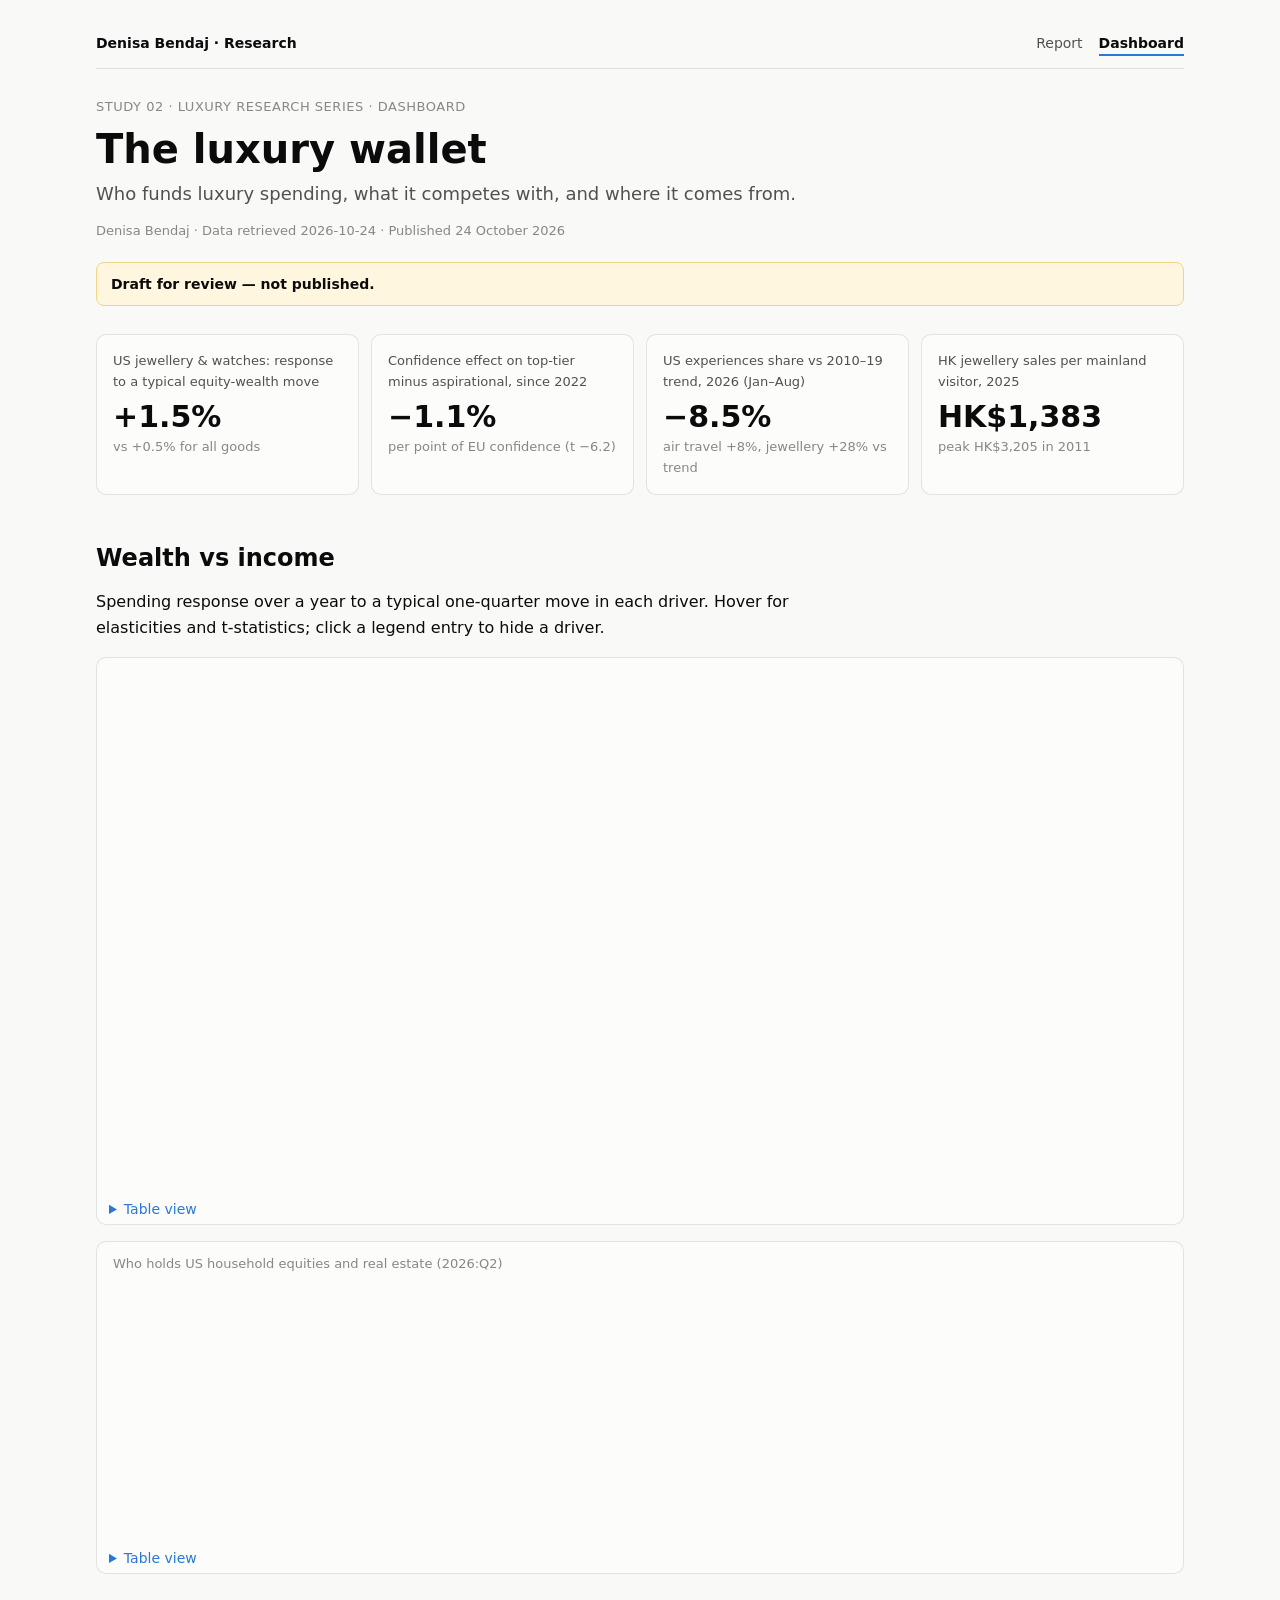
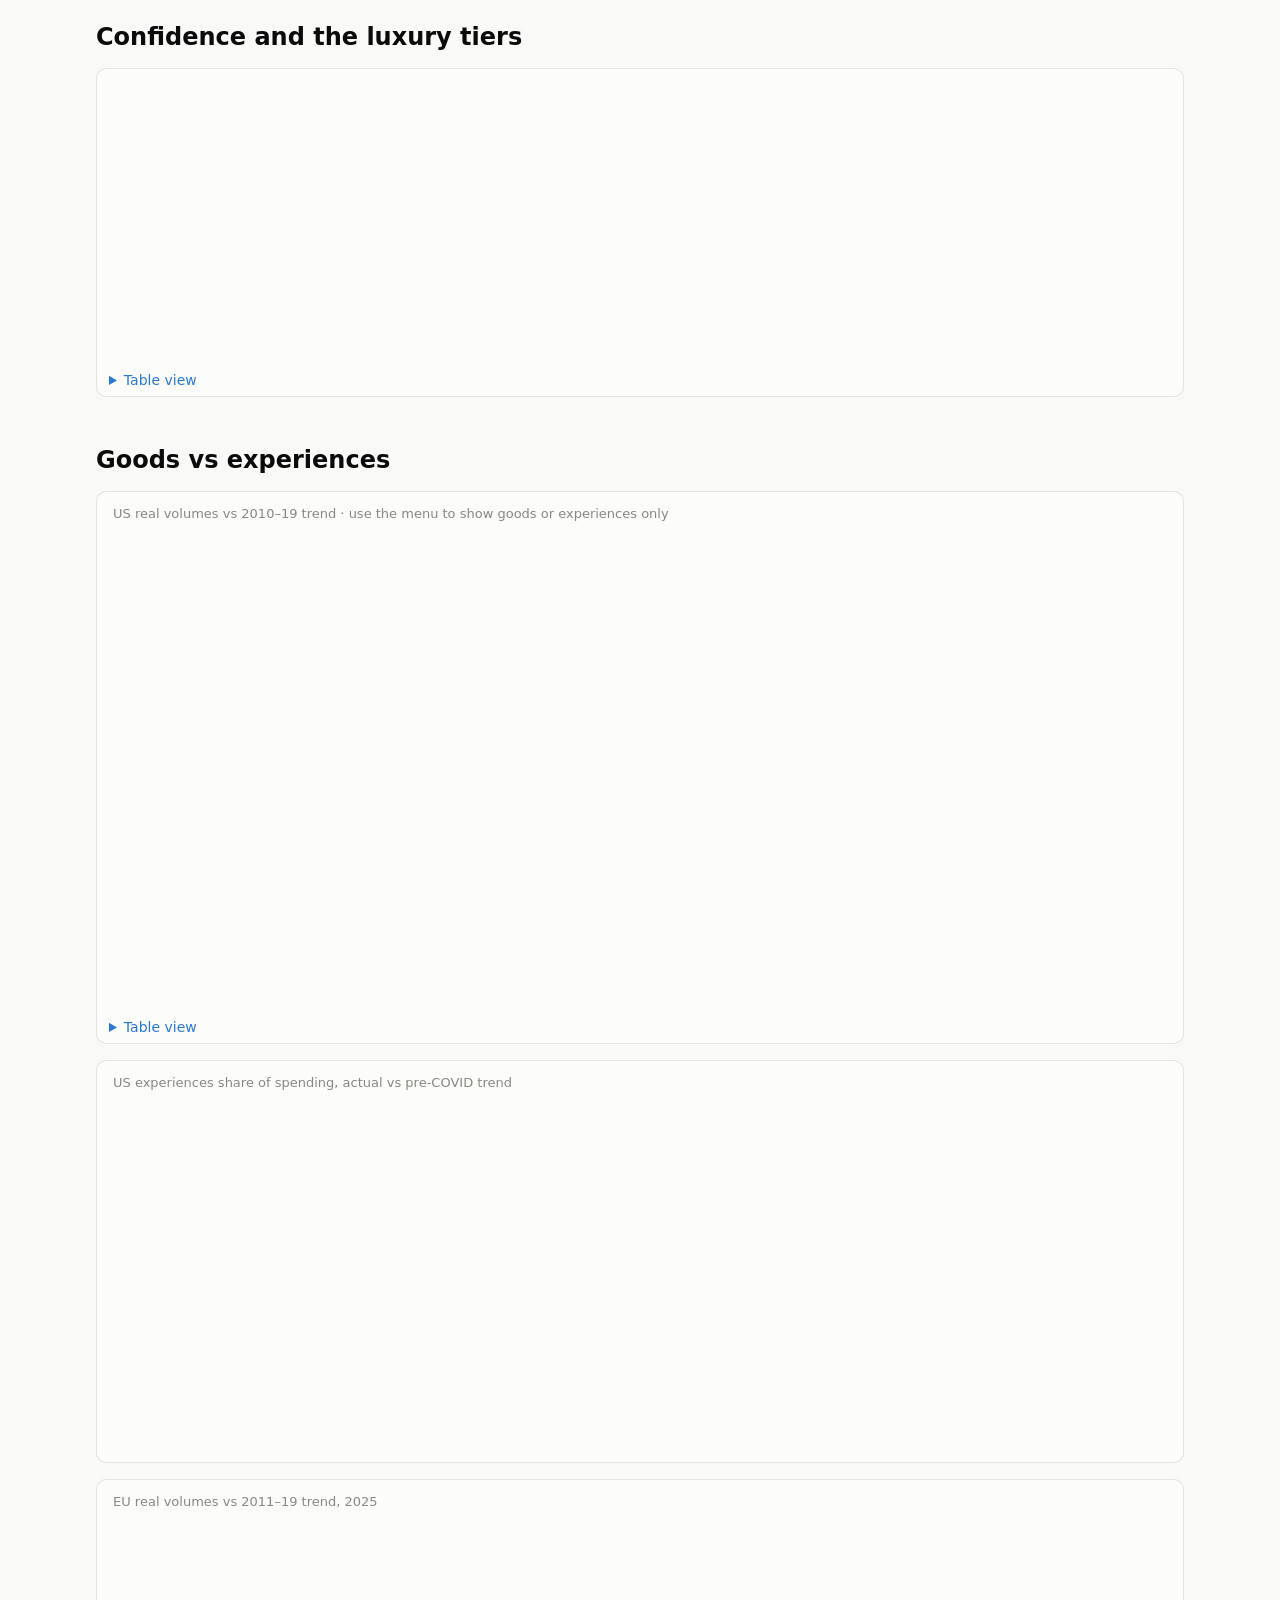
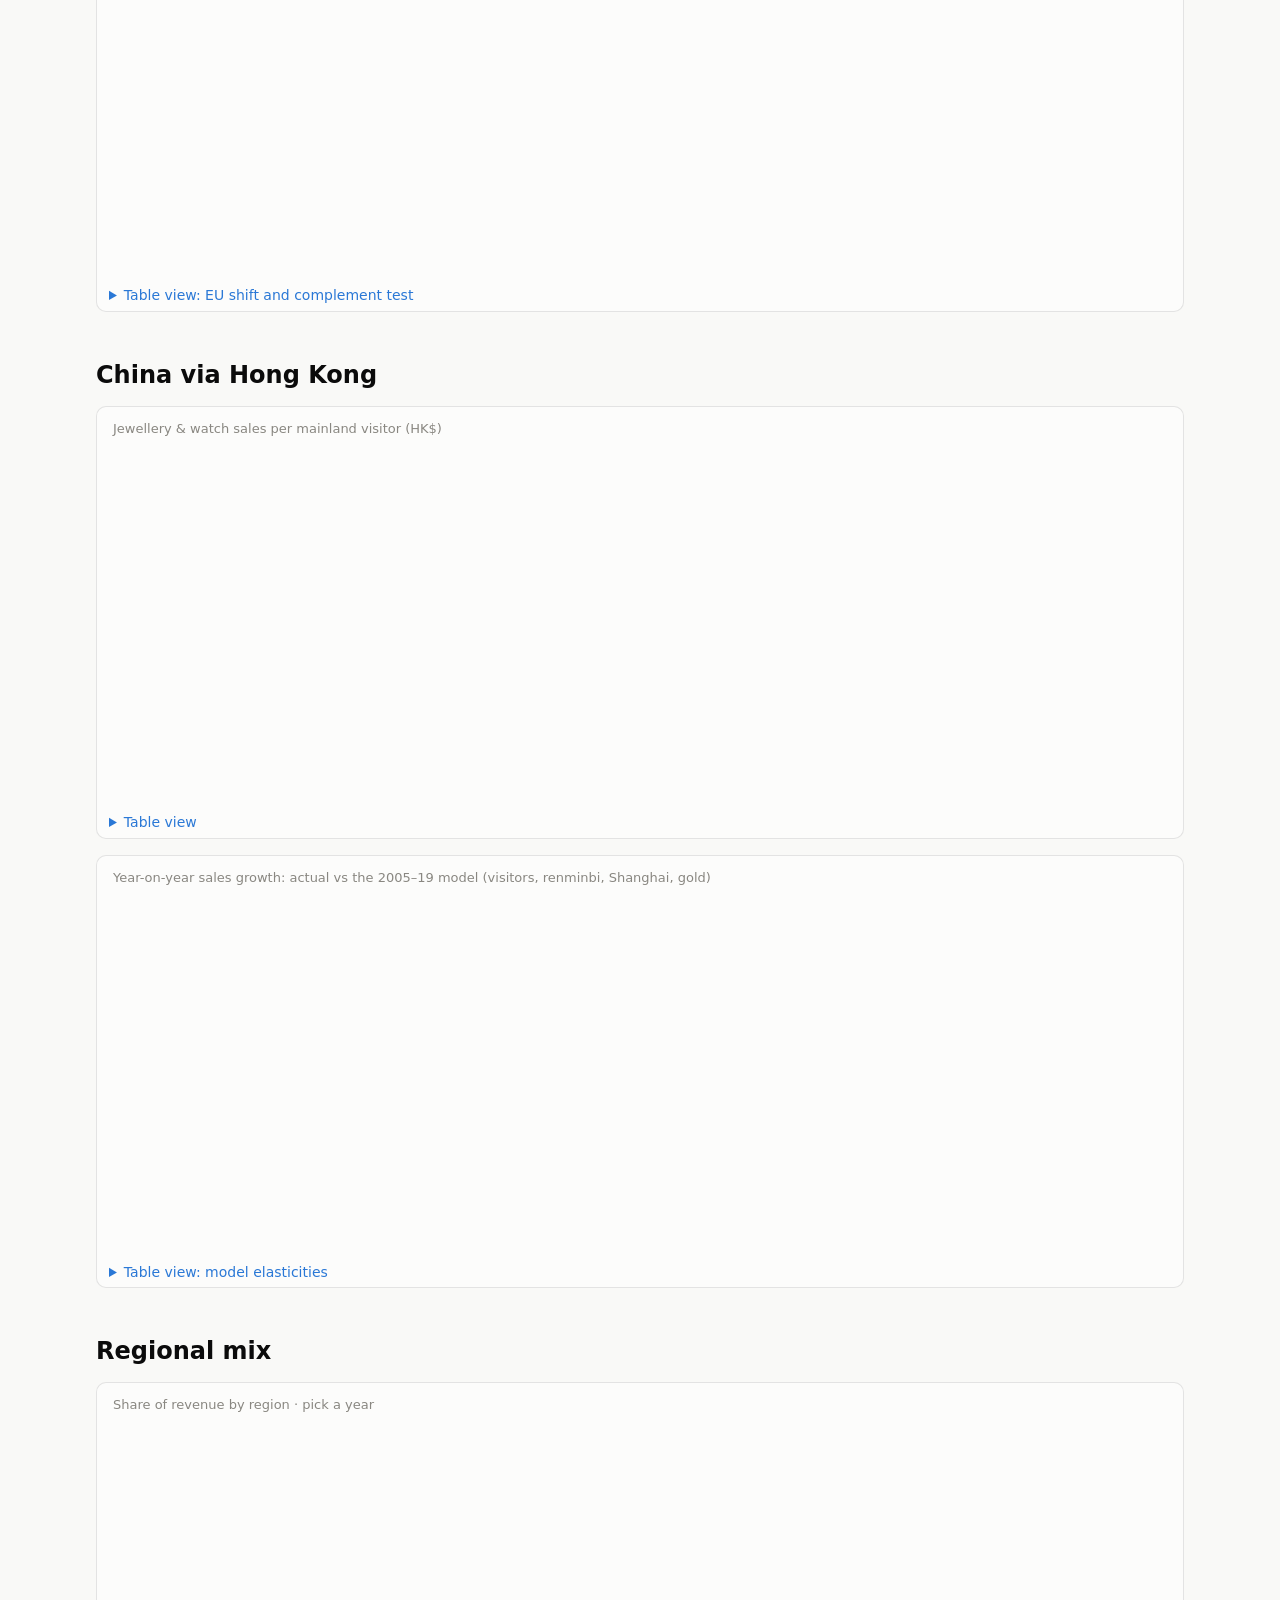
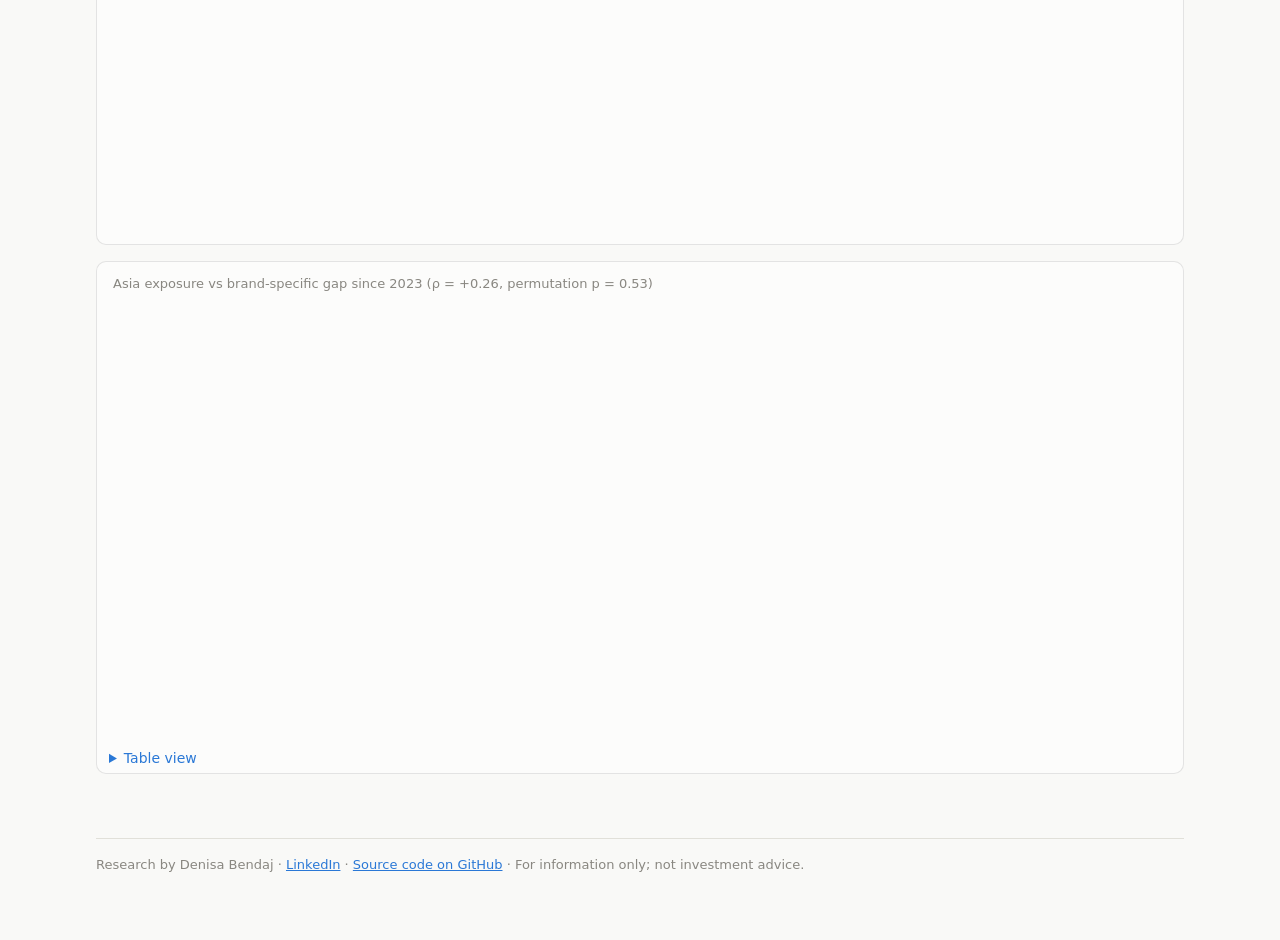
<file: docs/studies/luxury-wallet/dashboard.html>
<!doctype html>
<html lang="en">
<head>
<meta charset="utf-8">
<meta name="viewport" content="width=device-width, initial-scale=1">
<title>The Luxury Wallet · Dashboard · Denisa Bendaj</title>
<meta name="description" content="Interactive dashboard: wealth vs income, goods vs experiences and the regional mix of luxury demand.">
<script src="https://cdn.plot.ly/plotly-4.1.1.min.js" charset="utf-8"></script>
<link rel="stylesheet" href="../../assets/site.css">
</head>
<body>
<div class="wrap">
<nav class="site-nav">
  <a class="home" href="../../">Denisa Bendaj · Research</a>
  <a href="./">Report</a>
  <a href="dashboard.html" aria-current="page">Dashboard</a>
</nav>

<header>
  <div class="kicker">Study 02 · Luxury research series · Dashboard</div>
  <h1>The luxury wallet</h1>
  <p class="lede">Who funds luxury spending, what it competes with, and where it comes from.</p>
  <div class="meta">Denisa Bendaj · Data retrieved 2026-10-24 · Published 24 October 2026</div>
  <div class="draft"><strong>Draft for review — not published.</strong></div>
</header>

<div class="tiles">
  <div class="tile">
    <div class="label">US jewellery & watches: response to a typical equity-wealth move</div>
    <div class="value">+1.5%</div>
    <div class="note">vs +0.5% for all goods</div>
  </div>
  <div class="tile">
    <div class="label">Confidence effect on top-tier minus aspirational, since 2022</div>
    <div class="value">−1.1%</div>
    <div class="note">per point of EU confidence (t −6.2)</div>
  </div>
  <div class="tile">
    <div class="label">US experiences share vs 2010–19 trend, 2026 (Jan–Aug)</div>
    <div class="value">−8.5%</div>
    <div class="note">air travel +8%, jewellery +28% vs trend</div>
  </div>
  <div class="tile">
    <div class="label">HK jewellery sales per mainland visitor, 2025</div>
    <div class="value">HK$1,383</div>
    <div class="note">peak HK$3,205 in 2011</div>
  </div>
</div>

<section>
  <h2>Wealth vs income</h2>
  <p>Spending response over a year to a typical one-quarter move in each driver. Hover for elasticities and t-statistics;
  click a legend entry to hide a driver.</p>
  <div class="card"><div style="height:520px; width:100%;">                            <div id="45a0ed9b-14a2-46ea-ab59-89b85528e8d0" class="plotly-graph-div" style="height:100%; width:100%;"></div>            <script>                window.PLOTLYENV=window.PLOTLYENV || {};                                if (document.getElementById("45a0ed9b-14a2-46ea-ab59-89b85528e8d0")) {                    Plotly.newPlot(                        "45a0ed9b-14a2-46ea-ab59-89b85528e8d0",                        [{"customdata":{"dtype":"f8","bdata":"hrDtfT2A1j\u002fJq79ojEcOQKdl0A12GO0\u002fvvRx49OeBkCqtDN8ssbpP7UfeJl\u002fFAdA9H04skmA2j9VOvNbSoQJQLoGk0Mck78\u002f3iW+4Xg04j908HAbD0bnP7zvz+gUVP0\u002fS+8IOKvp8z9fufDUEGAJQA==","shape":"7, 2"},"hovertemplate":"\u003cb\u003e%{x:.2f}%\u003c\u002fb\u003e of spending\u003cbr\u003eelasticity %{customdata[0]:.2f} (t %{customdata[1]:.1f})\u003cextra\u003e%{y}\u003c\u002fextra\u003e","marker":{"color":"#2a78d6"},"name":"Income","orientation":"h","x":{"dtype":"f8","bdata":"P1RA7Fi22z85vxsMyerxP36+KgX\u002fvu8\u002fCbaCF3aI1z8pGll90Qm8PxXt+rXEquQ\u002fnlyJfL2u8T8="},"y":["EU \u00b7 All consumption (benchmark)","EU \u00b7 Durables (incl. jewellery & watches, mostly cars)","EU \u00b7 Semi-durables (clothing, footwear, travel goods)","US \u00b7 All goods (benchmark)","US \u00b7 Clothing & footwear","US \u00b7 Luggage & leather goods","US \u00b7 Jewellery & watches"],"type":"bar"},{"customdata":{"dtype":"f8","bdata":"9mdntK8poz+1XBXxFycCQD5UHjQ\u002fxsQ\u002fyHjuBueG\u002fz9Mr+OYAUnMP2nRSvtOhg9AZhS0alXMsD9Rqzwijv0LQBrZ0Wy0q7s\u002fnmkewzUfEEDDH2HqKa7HPyspOCj4HwZAY\u002fF1y8FpyD8jT9VW46wKQA==","shape":"7, 2"},"hovertemplate":"\u003cb\u003e%{x:.2f}%\u003c\u002fb\u003e of spending\u003cbr\u003eelasticity %{customdata[0]:.2f} (t %{customdata[1]:.1f})\u003cextra\u003e%{y}\u003c\u002fextra\u003e","marker":{"color":"#eb6834"},"name":"Equity wealth (mostly top 10%)","orientation":"h","x":{"dtype":"f8","bdata":"PKasJyBrwT\u002fv5gWPIeLiP6zXRfnctek\u002fskUBTnig4D\u002fC22tSc2PrPzbJlUdUcPc\u002fpWHPTwIq+D8="},"y":["EU \u00b7 All consumption (benchmark)","EU \u00b7 Durables (incl. jewellery & watches, mostly cars)","EU \u00b7 Semi-durables (clothing, footwear, travel goods)","US \u00b7 All goods (benchmark)","US \u00b7 Clothing & footwear","US \u00b7 Luggage & leather goods","US \u00b7 Jewellery & watches"],"type":"bar"},{"customdata":{"dtype":"f8","bdata":"snvO7XcWtj\u002f044TgUP74P0Kd9dX1Lb+\u002f9nbRk54967+UpCqb6h+xP3f\u002fp91DSNc\u002fPszSt5vWzT8OpVy4CyMWQOitHSze5MU\u002frUD0i\u002fNKCkDLKdrLijzWP73Hu1Ayu\u002f4\u002fgARQFUsd2T+Zq1kXakMIQA==","shape":"7, 2"},"hovertemplate":"\u003cb\u003e%{x:.2f}%\u003c\u002fb\u003e of spending\u003cbr\u003eelasticity %{customdata[0]:.2f} (t %{customdata[1]:.1f})\u003cextra\u003e%{y}\u003c\u002fextra\u003e","marker":{"color":"#1baf7a"},"name":"Housing wealth (middle class)","orientation":"h","x":{"dtype":"f8","bdata":"E8ouh6fvvj\u002f0kvFbxdXFvz0wmC4e\u002fLc\u002fA6To92KR2j9k6VpbjX7TPwOhFfadzOM\u002fXny0CJ5c5j8="},"y":["EU \u00b7 All consumption (benchmark)","EU \u00b7 Durables (incl. jewellery & watches, mostly cars)","EU \u00b7 Semi-durables (clothing, footwear, travel goods)","US \u00b7 All goods (benchmark)","US \u00b7 Clothing & footwear","US \u00b7 Luggage & leather goods","US \u00b7 Jewellery & watches"],"type":"bar"}],                        {"template":{"data":{"histogram2dcontour":[{"type":"histogram2dcontour","colorbar":{"outlinewidth":0,"ticks":""},"colorscale":[[0.0,"#0d0887"],[0.1111111111111111,"#46039f"],[0.2222222222222222,"#7201a8"],[0.3333333333333333,"#9c179e"],[0.4444444444444444,"#bd3786"],[0.5555555555555556,"#d8576b"],[0.6666666666666666,"#ed7953"],[0.7777777777777778,"#fb9f3a"],[0.8888888888888888,"#fdca26"],[1.0,"#f0f921"]]}],"choropleth":[{"type":"choropleth","colorbar":{"outlinewidth":0,"ticks":""}}],"histogram2d":[{"type":"histogram2d","colorbar":{"outlinewidth":0,"ticks":""},"colorscale":[[0.0,"#0d0887"],[0.1111111111111111,"#46039f"],[0.2222222222222222,"#7201a8"],[0.3333333333333333,"#9c179e"],[0.4444444444444444,"#bd3786"],[0.5555555555555556,"#d8576b"],[0.6666666666666666,"#ed7953"],[0.7777777777777778,"#fb9f3a"],[0.8888888888888888,"#fdca26"],[1.0,"#f0f921"]]}],"heatmap":[{"type":"heatmap","colorbar":{"outlinewidth":0,"ticks":""},"colorscale":[[0.0,"#0d0887"],[0.1111111111111111,"#46039f"],[0.2222222222222222,"#7201a8"],[0.3333333333333333,"#9c179e"],[0.4444444444444444,"#bd3786"],[0.5555555555555556,"#d8576b"],[0.6666666666666666,"#ed7953"],[0.7777777777777778,"#fb9f3a"],[0.8888888888888888,"#fdca26"],[1.0,"#f0f921"]]}],"contourcarpet":[{"type":"contourcarpet","colorbar":{"outlinewidth":0,"ticks":""}}],"contour":[{"type":"contour","colorbar":{"outlinewidth":0,"ticks":""},"colorscale":[[0.0,"#0d0887"],[0.1111111111111111,"#46039f"],[0.2222222222222222,"#7201a8"],[0.3333333333333333,"#9c179e"],[0.4444444444444444,"#bd3786"],[0.5555555555555556,"#d8576b"],[0.6666666666666666,"#ed7953"],[0.7777777777777778,"#fb9f3a"],[0.8888888888888888,"#fdca26"],[1.0,"#f0f921"]]}],"surface":[{"type":"surface","colorbar":{"outlinewidth":0,"ticks":""},"colorscale":[[0.0,"#0d0887"],[0.1111111111111111,"#46039f"],[0.2222222222222222,"#7201a8"],[0.3333333333333333,"#9c179e"],[0.4444444444444444,"#bd3786"],[0.5555555555555556,"#d8576b"],[0.6666666666666666,"#ed7953"],[0.7777777777777778,"#fb9f3a"],[0.8888888888888888,"#fdca26"],[1.0,"#f0f921"]]}],"mesh3d":[{"type":"mesh3d","colorbar":{"outlinewidth":0,"ticks":""}}],"scatter":[{"fillpattern":{"fillmode":"overlay","size":10,"solidity":0.2},"type":"scatter"}],"parcoords":[{"type":"parcoords","line":{"colorbar":{"outlinewidth":0,"ticks":""}}}],"scatterpolargl":[{"type":"scatterpolargl","marker":{"colorbar":{"outlinewidth":0,"ticks":""}}}],"bar":[{"error_x":{"color":"#2a3f5f"},"error_y":{"color":"#2a3f5f"},"marker":{"line":{"color":"#E5ECF6","width":0.5},"pattern":{"fillmode":"overlay","size":10,"solidity":0.2}},"type":"bar"}],"scattergeo":[{"type":"scattergeo","marker":{"colorbar":{"outlinewidth":0,"ticks":""}}}],"scatterpolar":[{"type":"scatterpolar","marker":{"colorbar":{"outlinewidth":0,"ticks":""}}}],"histogram":[{"marker":{"pattern":{"fillmode":"overlay","size":10,"solidity":0.2}},"type":"histogram"}],"scattergl":[{"type":"scattergl","marker":{"colorbar":{"outlinewidth":0,"ticks":""}}}],"scatter3d":[{"type":"scatter3d","line":{"colorbar":{"outlinewidth":0,"ticks":""}},"marker":{"colorbar":{"outlinewidth":0,"ticks":""}}}],"scattermap":[{"type":"scattermap","marker":{"colorbar":{"outlinewidth":0,"ticks":""}}}],"scatterternary":[{"type":"scatterternary","marker":{"colorbar":{"outlinewidth":0,"ticks":""}}}],"scattercarpet":[{"type":"scattercarpet","marker":{"colorbar":{"outlinewidth":0,"ticks":""}}}],"carpet":[{"aaxis":{"endlinecolor":"#2a3f5f","gridcolor":"white","linecolor":"white","minorgridcolor":"white","startlinecolor":"#2a3f5f"},"baxis":{"endlinecolor":"#2a3f5f","gridcolor":"white","linecolor":"white","minorgridcolor":"white","startlinecolor":"#2a3f5f"},"type":"carpet"}],"table":[{"cells":{"fill":{"color":"#EBF0F8"},"line":{"color":"white"}},"header":{"fill":{"color":"#C8D4E3"},"line":{"color":"white"}},"type":"table"}],"barpolar":[{"marker":{"line":{"color":"#E5ECF6","width":0.5},"pattern":{"fillmode":"overlay","size":10,"solidity":0.2}},"type":"barpolar"}],"pie":[{"automargin":true,"type":"pie"}]},"layout":{"autotypenumbers":"strict","colorway":["#636efa","#EF553B","#00cc96","#ab63fa","#FFA15A","#19d3f3","#FF6692","#B6E880","#FF97FF","#FECB52"],"font":{"color":"#2a3f5f"},"hovermode":"closest","hoverlabel":{"align":"left"},"paper_bgcolor":"white","plot_bgcolor":"#E5ECF6","polar":{"bgcolor":"#E5ECF6","angularaxis":{"gridcolor":"white","linecolor":"white","ticks":""},"radialaxis":{"gridcolor":"white","linecolor":"white","ticks":""}},"ternary":{"bgcolor":"#E5ECF6","aaxis":{"gridcolor":"white","linecolor":"white","ticks":""},"baxis":{"gridcolor":"white","linecolor":"white","ticks":""},"caxis":{"gridcolor":"white","linecolor":"white","ticks":""}},"coloraxis":{"colorbar":{"outlinewidth":0,"ticks":""}},"colorscale":{"sequential":[[0.0,"#0d0887"],[0.1111111111111111,"#46039f"],[0.2222222222222222,"#7201a8"],[0.3333333333333333,"#9c179e"],[0.4444444444444444,"#bd3786"],[0.5555555555555556,"#d8576b"],[0.6666666666666666,"#ed7953"],[0.7777777777777778,"#fb9f3a"],[0.8888888888888888,"#fdca26"],[1.0,"#f0f921"]],"sequentialminus":[[0.0,"#0d0887"],[0.1111111111111111,"#46039f"],[0.2222222222222222,"#7201a8"],[0.3333333333333333,"#9c179e"],[0.4444444444444444,"#bd3786"],[0.5555555555555556,"#d8576b"],[0.6666666666666666,"#ed7953"],[0.7777777777777778,"#fb9f3a"],[0.8888888888888888,"#fdca26"],[1.0,"#f0f921"]],"diverging":[[0,"#8e0152"],[0.1,"#c51b7d"],[0.2,"#de77ae"],[0.3,"#f1b6da"],[0.4,"#fde0ef"],[0.5,"#f7f7f7"],[0.6,"#e6f5d0"],[0.7,"#b8e186"],[0.8,"#7fbc41"],[0.9,"#4d9221"],[1,"#276419"]]},"xaxis":{"gridcolor":"white","linecolor":"white","ticks":"","title":{"standoff":15},"zerolinecolor":"white","automargin":true,"zerolinewidth":2},"yaxis":{"gridcolor":"white","linecolor":"white","ticks":"","title":{"standoff":15},"zerolinecolor":"white","automargin":true,"zerolinewidth":2},"scene":{"xaxis":{"backgroundcolor":"#E5ECF6","gridcolor":"white","linecolor":"white","showbackground":true,"ticks":"","zerolinecolor":"white","gridwidth":2},"yaxis":{"backgroundcolor":"#E5ECF6","gridcolor":"white","linecolor":"white","showbackground":true,"ticks":"","zerolinecolor":"white","gridwidth":2},"zaxis":{"backgroundcolor":"#E5ECF6","gridcolor":"white","linecolor":"white","showbackground":true,"ticks":"","zerolinecolor":"white","gridwidth":2}},"shapedefaults":{"line":{"color":"#2a3f5f"}},"annotationdefaults":{"arrowcolor":"#2a3f5f","arrowhead":0,"arrowwidth":1},"geo":{"bgcolor":"white","landcolor":"#E5ECF6","subunitcolor":"white","showland":true,"showlakes":true,"lakecolor":"white"},"title":{"x":0.05}}},"shapes":[{"line":{"color":"#c3c2b7","width":1},"type":"line","x0":0,"x1":0,"xref":"x","y0":0,"y1":1,"yref":"y domain"}],"barmode":"group","bargap":0.3,"bargroupgap":0.08,"xaxis":{"title":{"text":"Spending response over a year to a typical one-quarter move (% of spending)"},"tickfont":{"color":"#898781"},"gridcolor":"#e1e0d9","gridwidth":1,"linecolor":"#c3c2b7","zerolinecolor":"#c3c2b7"},"margin":{"l":8,"r":16,"t":40,"b":8},"font":{"family":"system-ui, -apple-system, \"Segoe UI\", sans-serif","size":13,"color":"#52514e"},"legend":{"title":{"text":""},"orientation":"h","yanchor":"bottom","y":1.02,"x":0},"hoverlabel":{"font":{"family":"system-ui, -apple-system, \"Segoe UI\", sans-serif","color":"#0b0b0b"},"bgcolor":"white","bordercolor":"#e1e0d9"},"height":520,"paper_bgcolor":"#fcfcfb","plot_bgcolor":"#fcfcfb","yaxis":{"tickfont":{"color":"#898781"},"gridcolor":"#e1e0d9","gridwidth":1,"linecolor":"#c3c2b7","zerolinecolor":"#c3c2b7"}},                        {"displaylogo": false, "responsive": true, "modeBarButtonsToRemove": ["lasso2d", "select2d", "autoScale2d", "toImage"]}                    )                };            </script>        </div>
    <details><summary>Table view</summary><div class="table-wrap"><table class="dataframe data">
  <thead>
    <tr style="text-align: right;">
      <th></th>
      <th>Equity wealth · effect</th>
      <th>Housing wealth · effect</th>
      <th>Income · effect</th>
      <th>Equity wealth · elasticity</th>
      <th>Housing wealth · elasticity</th>
      <th>Income · elasticity</th>
      <th>Equity wealth · t</th>
      <th>Housing wealth · t</th>
      <th>Income · t</th>
    </tr>
    <tr>
      <th>category</th>
      <th></th>
      <th></th>
      <th></th>
      <th></th>
      <th></th>
      <th></th>
      <th></th>
      <th></th>
      <th></th>
    </tr>
  </thead>
  <tbody>
    <tr>
      <th>EU · All consumption (benchmark)</th>
      <td>0.14</td>
      <td>0.12</td>
      <td>0.43</td>
      <td>0.04</td>
      <td>0.09</td>
      <td>0.35</td>
      <td>2.27</td>
      <td>1.56</td>
      <td>3.78</td>
    </tr>
    <tr>
      <th>EU · Durables (incl. jewellery &amp; watches, mostly cars)</th>
      <td>0.59</td>
      <td>-0.17</td>
      <td>1.12</td>
      <td>0.16</td>
      <td>-0.12</td>
      <td>0.91</td>
      <td>1.97</td>
      <td>-0.85</td>
      <td>2.83</td>
    </tr>
    <tr>
      <th>EU · Semi-durables (clothing, footwear, travel goods)</th>
      <td>0.80</td>
      <td>0.09</td>
      <td>0.99</td>
      <td>0.22</td>
      <td>0.07</td>
      <td>0.81</td>
      <td>3.94</td>
      <td>0.36</td>
      <td>2.89</td>
    </tr>
    <tr>
      <th>US · All goods (benchmark)</th>
      <td>0.52</td>
      <td>0.42</td>
      <td>0.37</td>
      <td>0.07</td>
      <td>0.23</td>
      <td>0.41</td>
      <td>3.50</td>
      <td>5.53</td>
      <td>3.19</td>
    </tr>
    <tr>
      <th>US · Clothing &amp; footwear</th>
      <td>0.86</td>
      <td>0.30</td>
      <td>0.11</td>
      <td>0.11</td>
      <td>0.17</td>
      <td>0.12</td>
      <td>4.03</td>
      <td>3.29</td>
      <td>0.57</td>
    </tr>
    <tr>
      <th>US · Jewellery &amp; watches</th>
      <td>1.51</td>
      <td>0.70</td>
      <td>1.11</td>
      <td>0.19</td>
      <td>0.39</td>
      <td>1.24</td>
      <td>3.33</td>
      <td>3.03</td>
      <td>3.17</td>
    </tr>
    <tr>
      <th>US · Luggage &amp; leather goods</th>
      <td>1.46</td>
      <td>0.62</td>
      <td>0.65</td>
      <td>0.19</td>
      <td>0.35</td>
      <td>0.73</td>
      <td>2.77</td>
      <td>1.92</td>
      <td>1.83</td>
    </tr>
  </tbody>
</table></div></details></div>
  <div class="card"><p class="hint">Who holds US household equities and real estate (2026:Q2)</p><div style="height:260px; width:100%;">                            <div id="2f9ff68d-71e8-47ea-99c2-ecff0539a712" class="plotly-graph-div" style="height:100%; width:100%;"></div>            <script>                window.PLOTLYENV=window.PLOTLYENV || {};                                if (document.getElementById("2f9ff68d-71e8-47ea-99c2-ecff0539a712")) {                    Plotly.newPlot(                        "2f9ff68d-71e8-47ea-99c2-ecff0539a712",                        [{"hovertemplate":"\u003cb\u003e%{x:.0f}%\u003c\u002fb\u003e held by Top 1%\u003cextra\u003e%{y}\u003c\u002fextra\u003e","marker":{"color":"#2a78d6","line":{"color":"#fcfcfb","width":2}},"name":"Top 1%","orientation":"h","x":{"dtype":"f8","bdata":"r7dnpsNwSUBflrd+Gs0qQA=="},"y":["Equities & funds","Real estate"],"type":"bar"},{"hovertemplate":"\u003cb\u003e%{x:.0f}%\u003c\u002fb\u003e held by Next 9%\u003cextra\u003e%{y}\u003c\u002fextra\u003e","marker":{"color":"#eb6834","line":{"color":"#fcfcfb","width":2}},"name":"Next 9%","orientation":"h","x":{"dtype":"f8","bdata":"Vu\u002fd0U6TQkDMdvh9\u002fko+QA=="},"y":["Equities & funds","Real estate"],"type":"bar"},{"hovertemplate":"\u003cb\u003e%{x:.0f}%\u003c\u002fb\u003e held by Next 40%\u003cextra\u003e%{y}\u003c\u002fextra\u003e","marker":{"color":"#1baf7a","line":{"color":"#fcfcfb","width":2}},"name":"Next 40%","orientation":"h","x":{"dtype":"f8","bdata":"RrrIvlHHJkDdZPB02E9HQA=="},"y":["Equities & funds","Real estate"],"type":"bar"},{"hovertemplate":"\u003cb\u003e%{x:.0f}%\u003c\u002fb\u003e held by Bottom 50%\u003cextra\u003e%{y}\u003c\u002fextra\u003e","marker":{"color":"#eda100","line":{"color":"#fcfcfb","width":2}},"name":"Bottom 50%","orientation":"h","x":{"dtype":"f8","bdata":"hpoKAkaG4j+X6JWxhl0jQA=="},"y":["Equities & funds","Real estate"],"type":"bar"}],                        {"template":{"data":{"histogram2dcontour":[{"type":"histogram2dcontour","colorbar":{"outlinewidth":0,"ticks":""},"colorscale":[[0.0,"#0d0887"],[0.1111111111111111,"#46039f"],[0.2222222222222222,"#7201a8"],[0.3333333333333333,"#9c179e"],[0.4444444444444444,"#bd3786"],[0.5555555555555556,"#d8576b"],[0.6666666666666666,"#ed7953"],[0.7777777777777778,"#fb9f3a"],[0.8888888888888888,"#fdca26"],[1.0,"#f0f921"]]}],"choropleth":[{"type":"choropleth","colorbar":{"outlinewidth":0,"ticks":""}}],"histogram2d":[{"type":"histogram2d","colorbar":{"outlinewidth":0,"ticks":""},"colorscale":[[0.0,"#0d0887"],[0.1111111111111111,"#46039f"],[0.2222222222222222,"#7201a8"],[0.3333333333333333,"#9c179e"],[0.4444444444444444,"#bd3786"],[0.5555555555555556,"#d8576b"],[0.6666666666666666,"#ed7953"],[0.7777777777777778,"#fb9f3a"],[0.8888888888888888,"#fdca26"],[1.0,"#f0f921"]]}],"heatmap":[{"type":"heatmap","colorbar":{"outlinewidth":0,"ticks":""},"colorscale":[[0.0,"#0d0887"],[0.1111111111111111,"#46039f"],[0.2222222222222222,"#7201a8"],[0.3333333333333333,"#9c179e"],[0.4444444444444444,"#bd3786"],[0.5555555555555556,"#d8576b"],[0.6666666666666666,"#ed7953"],[0.7777777777777778,"#fb9f3a"],[0.8888888888888888,"#fdca26"],[1.0,"#f0f921"]]}],"contourcarpet":[{"type":"contourcarpet","colorbar":{"outlinewidth":0,"ticks":""}}],"contour":[{"type":"contour","colorbar":{"outlinewidth":0,"ticks":""},"colorscale":[[0.0,"#0d0887"],[0.1111111111111111,"#46039f"],[0.2222222222222222,"#7201a8"],[0.3333333333333333,"#9c179e"],[0.4444444444444444,"#bd3786"],[0.5555555555555556,"#d8576b"],[0.6666666666666666,"#ed7953"],[0.7777777777777778,"#fb9f3a"],[0.8888888888888888,"#fdca26"],[1.0,"#f0f921"]]}],"surface":[{"type":"surface","colorbar":{"outlinewidth":0,"ticks":""},"colorscale":[[0.0,"#0d0887"],[0.1111111111111111,"#46039f"],[0.2222222222222222,"#7201a8"],[0.3333333333333333,"#9c179e"],[0.4444444444444444,"#bd3786"],[0.5555555555555556,"#d8576b"],[0.6666666666666666,"#ed7953"],[0.7777777777777778,"#fb9f3a"],[0.8888888888888888,"#fdca26"],[1.0,"#f0f921"]]}],"mesh3d":[{"type":"mesh3d","colorbar":{"outlinewidth":0,"ticks":""}}],"scatter":[{"fillpattern":{"fillmode":"overlay","size":10,"solidity":0.2},"type":"scatter"}],"parcoords":[{"type":"parcoords","line":{"colorbar":{"outlinewidth":0,"ticks":""}}}],"scatterpolargl":[{"type":"scatterpolargl","marker":{"colorbar":{"outlinewidth":0,"ticks":""}}}],"bar":[{"error_x":{"color":"#2a3f5f"},"error_y":{"color":"#2a3f5f"},"marker":{"line":{"color":"#E5ECF6","width":0.5},"pattern":{"fillmode":"overlay","size":10,"solidity":0.2}},"type":"bar"}],"scattergeo":[{"type":"scattergeo","marker":{"colorbar":{"outlinewidth":0,"ticks":""}}}],"scatterpolar":[{"type":"scatterpolar","marker":{"colorbar":{"outlinewidth":0,"ticks":""}}}],"histogram":[{"marker":{"pattern":{"fillmode":"overlay","size":10,"solidity":0.2}},"type":"histogram"}],"scattergl":[{"type":"scattergl","marker":{"colorbar":{"outlinewidth":0,"ticks":""}}}],"scatter3d":[{"type":"scatter3d","line":{"colorbar":{"outlinewidth":0,"ticks":""}},"marker":{"colorbar":{"outlinewidth":0,"ticks":""}}}],"scattermap":[{"type":"scattermap","marker":{"colorbar":{"outlinewidth":0,"ticks":""}}}],"scatterternary":[{"type":"scatterternary","marker":{"colorbar":{"outlinewidth":0,"ticks":""}}}],"scattercarpet":[{"type":"scattercarpet","marker":{"colorbar":{"outlinewidth":0,"ticks":""}}}],"carpet":[{"aaxis":{"endlinecolor":"#2a3f5f","gridcolor":"white","linecolor":"white","minorgridcolor":"white","startlinecolor":"#2a3f5f"},"baxis":{"endlinecolor":"#2a3f5f","gridcolor":"white","linecolor":"white","minorgridcolor":"white","startlinecolor":"#2a3f5f"},"type":"carpet"}],"table":[{"cells":{"fill":{"color":"#EBF0F8"},"line":{"color":"white"}},"header":{"fill":{"color":"#C8D4E3"},"line":{"color":"white"}},"type":"table"}],"barpolar":[{"marker":{"line":{"color":"#E5ECF6","width":0.5},"pattern":{"fillmode":"overlay","size":10,"solidity":0.2}},"type":"barpolar"}],"pie":[{"automargin":true,"type":"pie"}]},"layout":{"autotypenumbers":"strict","colorway":["#636efa","#EF553B","#00cc96","#ab63fa","#FFA15A","#19d3f3","#FF6692","#B6E880","#FF97FF","#FECB52"],"font":{"color":"#2a3f5f"},"hovermode":"closest","hoverlabel":{"align":"left"},"paper_bgcolor":"white","plot_bgcolor":"#E5ECF6","polar":{"bgcolor":"#E5ECF6","angularaxis":{"gridcolor":"white","linecolor":"white","ticks":""},"radialaxis":{"gridcolor":"white","linecolor":"white","ticks":""}},"ternary":{"bgcolor":"#E5ECF6","aaxis":{"gridcolor":"white","linecolor":"white","ticks":""},"baxis":{"gridcolor":"white","linecolor":"white","ticks":""},"caxis":{"gridcolor":"white","linecolor":"white","ticks":""}},"coloraxis":{"colorbar":{"outlinewidth":0,"ticks":""}},"colorscale":{"sequential":[[0.0,"#0d0887"],[0.1111111111111111,"#46039f"],[0.2222222222222222,"#7201a8"],[0.3333333333333333,"#9c179e"],[0.4444444444444444,"#bd3786"],[0.5555555555555556,"#d8576b"],[0.6666666666666666,"#ed7953"],[0.7777777777777778,"#fb9f3a"],[0.8888888888888888,"#fdca26"],[1.0,"#f0f921"]],"sequentialminus":[[0.0,"#0d0887"],[0.1111111111111111,"#46039f"],[0.2222222222222222,"#7201a8"],[0.3333333333333333,"#9c179e"],[0.4444444444444444,"#bd3786"],[0.5555555555555556,"#d8576b"],[0.6666666666666666,"#ed7953"],[0.7777777777777778,"#fb9f3a"],[0.8888888888888888,"#fdca26"],[1.0,"#f0f921"]],"diverging":[[0,"#8e0152"],[0.1,"#c51b7d"],[0.2,"#de77ae"],[0.3,"#f1b6da"],[0.4,"#fde0ef"],[0.5,"#f7f7f7"],[0.6,"#e6f5d0"],[0.7,"#b8e186"],[0.8,"#7fbc41"],[0.9,"#4d9221"],[1,"#276419"]]},"xaxis":{"gridcolor":"white","linecolor":"white","ticks":"","title":{"standoff":15},"zerolinecolor":"white","automargin":true,"zerolinewidth":2},"yaxis":{"gridcolor":"white","linecolor":"white","ticks":"","title":{"standoff":15},"zerolinecolor":"white","automargin":true,"zerolinewidth":2},"scene":{"xaxis":{"backgroundcolor":"#E5ECF6","gridcolor":"white","linecolor":"white","showbackground":true,"ticks":"","zerolinecolor":"white","gridwidth":2},"yaxis":{"backgroundcolor":"#E5ECF6","gridcolor":"white","linecolor":"white","showbackground":true,"ticks":"","zerolinecolor":"white","gridwidth":2},"zaxis":{"backgroundcolor":"#E5ECF6","gridcolor":"white","linecolor":"white","showbackground":true,"ticks":"","zerolinecolor":"white","gridwidth":2}},"shapedefaults":{"line":{"color":"#2a3f5f"}},"annotationdefaults":{"arrowcolor":"#2a3f5f","arrowhead":0,"arrowwidth":1},"geo":{"bgcolor":"white","landcolor":"#E5ECF6","subunitcolor":"white","showland":true,"showlakes":true,"lakecolor":"white"},"title":{"x":0.05}}},"legend":{"traceorder":"normal","title":{"text":""},"orientation":"h","yanchor":"bottom","y":1.02,"x":0},"barmode":"stack","bargap":0.45,"xaxis":{"title":{"text":"Share of all US household holdings (%)"},"range":[0,100],"tickfont":{"color":"#898781"},"gridcolor":"#e1e0d9","gridwidth":1,"linecolor":"#c3c2b7","zerolinecolor":"#c3c2b7"},"margin":{"l":8,"r":16,"t":40,"b":8},"font":{"family":"system-ui, -apple-system, \"Segoe UI\", sans-serif","size":13,"color":"#52514e"},"hoverlabel":{"font":{"family":"system-ui, -apple-system, \"Segoe UI\", sans-serif","color":"#0b0b0b"},"bgcolor":"white","bordercolor":"#e1e0d9"},"height":260,"paper_bgcolor":"#fcfcfb","plot_bgcolor":"#fcfcfb","yaxis":{"tickfont":{"color":"#898781"},"gridcolor":"#e1e0d9","gridwidth":1,"linecolor":"#c3c2b7","zerolinecolor":"#c3c2b7"}},                        {"displaylogo": false, "responsive": true, "modeBarButtonsToRemove": ["lasso2d", "select2d", "autoScale2d", "toImage"]}                    )                };            </script>        </div>
    <details><summary>Table view</summary><div class="table-wrap"><table class="dataframe data">
  <thead>
    <tr style="text-align: right;">
      <th></th>
      <th>Top 1%</th>
      <th>Next 9%</th>
      <th>Next 40%</th>
      <th>Bottom 50%</th>
    </tr>
  </thead>
  <tbody>
    <tr>
      <th>Equities &amp; funds</th>
      <td>51</td>
      <td>37</td>
      <td>11</td>
      <td>1</td>
    </tr>
    <tr>
      <th>Real estate</th>
      <td>13</td>
      <td>30</td>
      <td>47</td>
      <td>10</td>
    </tr>
  </tbody>
</table></div></details></div>
</section>

<section>
  <h2>Confidence and the luxury tiers</h2>
  <div class="card"><div style="height:280px; width:100%;">                            <div id="4bdd79b5-81d2-44f5-a3f4-929fafb58394" class="plotly-graph-div" style="height:100%; width:100%;"></div>            <script>                window.PLOTLYENV=window.PLOTLYENV || {};                                if (document.getElementById("4bdd79b5-81d2-44f5-a3f4-929fafb58394")) {                    Plotly.newPlot(                        "4bdd79b5-81d2-44f5-a3f4-929fafb58394",                        [{"customdata":{"dtype":"f8","bdata":"PfSPi7j3sz8AAAAAAABSQP35OLSr7RjAAAAAAAAATEDi0NU3ynkPwAAAAAAAAGBAvz057pOHDcAAAAAAAABjQA==","shape":"4, 2"},"error_x":{"array":{"dtype":"f8","bdata":"hi1tz5DV+D+YDkbNhMnWP0BrMUNd19w\u002fzB8RpiMR1D8="},"color":"#c3c2b7","thickness":1.5,"type":"data","width":0},"hovertemplate":"\u003cb\u003e%{x:.2f}%\u003c\u002fb\u003e per point (t %{customdata[0]:.1f}, n %{customdata[1]})\u003cextra\u003e%{y}\u003c\u002fextra\u003e","marker":{"color":"#2a78d6","line":{"color":"#fcfcfb","width":2},"size":11},"mode":"markers","showlegend":false,"x":{"dtype":"f8","bdata":"A7JR+wagrz\u002fIX411IB3yvx98HUyd8uy\u002feCWLWEzl4r8="},"y":["2014\u20132019","2022\u20132026","2014\u20132026 excl. 2020\u201321","All months incl. COVID"],"type":"scatter"}],                        {"template":{"data":{"histogram2dcontour":[{"type":"histogram2dcontour","colorbar":{"outlinewidth":0,"ticks":""},"colorscale":[[0.0,"#0d0887"],[0.1111111111111111,"#46039f"],[0.2222222222222222,"#7201a8"],[0.3333333333333333,"#9c179e"],[0.4444444444444444,"#bd3786"],[0.5555555555555556,"#d8576b"],[0.6666666666666666,"#ed7953"],[0.7777777777777778,"#fb9f3a"],[0.8888888888888888,"#fdca26"],[1.0,"#f0f921"]]}],"choropleth":[{"type":"choropleth","colorbar":{"outlinewidth":0,"ticks":""}}],"histogram2d":[{"type":"histogram2d","colorbar":{"outlinewidth":0,"ticks":""},"colorscale":[[0.0,"#0d0887"],[0.1111111111111111,"#46039f"],[0.2222222222222222,"#7201a8"],[0.3333333333333333,"#9c179e"],[0.4444444444444444,"#bd3786"],[0.5555555555555556,"#d8576b"],[0.6666666666666666,"#ed7953"],[0.7777777777777778,"#fb9f3a"],[0.8888888888888888,"#fdca26"],[1.0,"#f0f921"]]}],"heatmap":[{"type":"heatmap","colorbar":{"outlinewidth":0,"ticks":""},"colorscale":[[0.0,"#0d0887"],[0.1111111111111111,"#46039f"],[0.2222222222222222,"#7201a8"],[0.3333333333333333,"#9c179e"],[0.4444444444444444,"#bd3786"],[0.5555555555555556,"#d8576b"],[0.6666666666666666,"#ed7953"],[0.7777777777777778,"#fb9f3a"],[0.8888888888888888,"#fdca26"],[1.0,"#f0f921"]]}],"contourcarpet":[{"type":"contourcarpet","colorbar":{"outlinewidth":0,"ticks":""}}],"contour":[{"type":"contour","colorbar":{"outlinewidth":0,"ticks":""},"colorscale":[[0.0,"#0d0887"],[0.1111111111111111,"#46039f"],[0.2222222222222222,"#7201a8"],[0.3333333333333333,"#9c179e"],[0.4444444444444444,"#bd3786"],[0.5555555555555556,"#d8576b"],[0.6666666666666666,"#ed7953"],[0.7777777777777778,"#fb9f3a"],[0.8888888888888888,"#fdca26"],[1.0,"#f0f921"]]}],"surface":[{"type":"surface","colorbar":{"outlinewidth":0,"ticks":""},"colorscale":[[0.0,"#0d0887"],[0.1111111111111111,"#46039f"],[0.2222222222222222,"#7201a8"],[0.3333333333333333,"#9c179e"],[0.4444444444444444,"#bd3786"],[0.5555555555555556,"#d8576b"],[0.6666666666666666,"#ed7953"],[0.7777777777777778,"#fb9f3a"],[0.8888888888888888,"#fdca26"],[1.0,"#f0f921"]]}],"mesh3d":[{"type":"mesh3d","colorbar":{"outlinewidth":0,"ticks":""}}],"scatter":[{"fillpattern":{"fillmode":"overlay","size":10,"solidity":0.2},"type":"scatter"}],"parcoords":[{"type":"parcoords","line":{"colorbar":{"outlinewidth":0,"ticks":""}}}],"scatterpolargl":[{"type":"scatterpolargl","marker":{"colorbar":{"outlinewidth":0,"ticks":""}}}],"bar":[{"error_x":{"color":"#2a3f5f"},"error_y":{"color":"#2a3f5f"},"marker":{"line":{"color":"#E5ECF6","width":0.5},"pattern":{"fillmode":"overlay","size":10,"solidity":0.2}},"type":"bar"}],"scattergeo":[{"type":"scattergeo","marker":{"colorbar":{"outlinewidth":0,"ticks":""}}}],"scatterpolar":[{"type":"scatterpolar","marker":{"colorbar":{"outlinewidth":0,"ticks":""}}}],"histogram":[{"marker":{"pattern":{"fillmode":"overlay","size":10,"solidity":0.2}},"type":"histogram"}],"scattergl":[{"type":"scattergl","marker":{"colorbar":{"outlinewidth":0,"ticks":""}}}],"scatter3d":[{"type":"scatter3d","line":{"colorbar":{"outlinewidth":0,"ticks":""}},"marker":{"colorbar":{"outlinewidth":0,"ticks":""}}}],"scattermap":[{"type":"scattermap","marker":{"colorbar":{"outlinewidth":0,"ticks":""}}}],"scatterternary":[{"type":"scatterternary","marker":{"colorbar":{"outlinewidth":0,"ticks":""}}}],"scattercarpet":[{"type":"scattercarpet","marker":{"colorbar":{"outlinewidth":0,"ticks":""}}}],"carpet":[{"aaxis":{"endlinecolor":"#2a3f5f","gridcolor":"white","linecolor":"white","minorgridcolor":"white","startlinecolor":"#2a3f5f"},"baxis":{"endlinecolor":"#2a3f5f","gridcolor":"white","linecolor":"white","minorgridcolor":"white","startlinecolor":"#2a3f5f"},"type":"carpet"}],"table":[{"cells":{"fill":{"color":"#EBF0F8"},"line":{"color":"white"}},"header":{"fill":{"color":"#C8D4E3"},"line":{"color":"white"}},"type":"table"}],"barpolar":[{"marker":{"line":{"color":"#E5ECF6","width":0.5},"pattern":{"fillmode":"overlay","size":10,"solidity":0.2}},"type":"barpolar"}],"pie":[{"automargin":true,"type":"pie"}]},"layout":{"autotypenumbers":"strict","colorway":["#636efa","#EF553B","#00cc96","#ab63fa","#FFA15A","#19d3f3","#FF6692","#B6E880","#FF97FF","#FECB52"],"font":{"color":"#2a3f5f"},"hovermode":"closest","hoverlabel":{"align":"left"},"paper_bgcolor":"white","plot_bgcolor":"#E5ECF6","polar":{"bgcolor":"#E5ECF6","angularaxis":{"gridcolor":"white","linecolor":"white","ticks":""},"radialaxis":{"gridcolor":"white","linecolor":"white","ticks":""}},"ternary":{"bgcolor":"#E5ECF6","aaxis":{"gridcolor":"white","linecolor":"white","ticks":""},"baxis":{"gridcolor":"white","linecolor":"white","ticks":""},"caxis":{"gridcolor":"white","linecolor":"white","ticks":""}},"coloraxis":{"colorbar":{"outlinewidth":0,"ticks":""}},"colorscale":{"sequential":[[0.0,"#0d0887"],[0.1111111111111111,"#46039f"],[0.2222222222222222,"#7201a8"],[0.3333333333333333,"#9c179e"],[0.4444444444444444,"#bd3786"],[0.5555555555555556,"#d8576b"],[0.6666666666666666,"#ed7953"],[0.7777777777777778,"#fb9f3a"],[0.8888888888888888,"#fdca26"],[1.0,"#f0f921"]],"sequentialminus":[[0.0,"#0d0887"],[0.1111111111111111,"#46039f"],[0.2222222222222222,"#7201a8"],[0.3333333333333333,"#9c179e"],[0.4444444444444444,"#bd3786"],[0.5555555555555556,"#d8576b"],[0.6666666666666666,"#ed7953"],[0.7777777777777778,"#fb9f3a"],[0.8888888888888888,"#fdca26"],[1.0,"#f0f921"]],"diverging":[[0,"#8e0152"],[0.1,"#c51b7d"],[0.2,"#de77ae"],[0.3,"#f1b6da"],[0.4,"#fde0ef"],[0.5,"#f7f7f7"],[0.6,"#e6f5d0"],[0.7,"#b8e186"],[0.8,"#7fbc41"],[0.9,"#4d9221"],[1,"#276419"]]},"xaxis":{"gridcolor":"white","linecolor":"white","ticks":"","title":{"standoff":15},"zerolinecolor":"white","automargin":true,"zerolinewidth":2},"yaxis":{"gridcolor":"white","linecolor":"white","ticks":"","title":{"standoff":15},"zerolinecolor":"white","automargin":true,"zerolinewidth":2},"scene":{"xaxis":{"backgroundcolor":"#E5ECF6","gridcolor":"white","linecolor":"white","showbackground":true,"ticks":"","zerolinecolor":"white","gridwidth":2},"yaxis":{"backgroundcolor":"#E5ECF6","gridcolor":"white","linecolor":"white","showbackground":true,"ticks":"","zerolinecolor":"white","gridwidth":2},"zaxis":{"backgroundcolor":"#E5ECF6","gridcolor":"white","linecolor":"white","showbackground":true,"ticks":"","zerolinecolor":"white","gridwidth":2}},"shapedefaults":{"line":{"color":"#2a3f5f"}},"annotationdefaults":{"arrowcolor":"#2a3f5f","arrowhead":0,"arrowwidth":1},"geo":{"bgcolor":"white","landcolor":"#E5ECF6","subunitcolor":"white","showland":true,"showlakes":true,"lakecolor":"white"},"title":{"x":0.05}}},"shapes":[{"line":{"color":"#c3c2b7","width":1},"type":"line","x0":0,"x1":0,"xref":"x","y0":0,"y1":1,"yref":"y domain"}],"yaxis":{"autorange":"reversed","tickfont":{"color":"#898781"},"gridcolor":"#e1e0d9","gridwidth":1,"linecolor":"#c3c2b7","zerolinecolor":"#c3c2b7"},"xaxis":{"title":{"text":"Top-tier minus aspirational monthly return per +1 point of EU confidence (%)"},"tickfont":{"color":"#898781"},"gridcolor":"#e1e0d9","gridwidth":1,"linecolor":"#c3c2b7","zerolinecolor":"#c3c2b7"},"margin":{"l":8,"r":16,"t":40,"b":8},"font":{"family":"system-ui, -apple-system, \"Segoe UI\", sans-serif","size":13,"color":"#52514e"},"legend":{"title":{"text":""},"orientation":"h","yanchor":"bottom","y":1.02,"x":0},"hoverlabel":{"font":{"family":"system-ui, -apple-system, \"Segoe UI\", sans-serif","color":"#0b0b0b"},"bgcolor":"white","bordercolor":"#e1e0d9"},"height":280,"paper_bgcolor":"#fcfcfb","plot_bgcolor":"#fcfcfb"},                        {"displaylogo": false, "responsive": true, "modeBarButtonsToRemove": ["lasso2d", "select2d", "autoScale2d", "toImage"]}                    )                };            </script>        </div>
    <details><summary>Table view</summary><div class="table-wrap"><table class="dataframe data">
  <thead>
    <tr style="text-align: right;">
      <th></th>
      <th>coef</th>
      <th>t</th>
      <th>se</th>
      <th>n</th>
    </tr>
    <tr>
      <th>sample</th>
      <th></th>
      <th></th>
      <th></th>
      <th></th>
    </tr>
  </thead>
  <tbody>
    <tr>
      <th>2014–2019</th>
      <td>0.06</td>
      <td>0.08</td>
      <td>0.01</td>
      <td>72</td>
    </tr>
    <tr>
      <th>2022–2026</th>
      <td>-1.13</td>
      <td>-6.23</td>
      <td>0.00</td>
      <td>56</td>
    </tr>
    <tr>
      <th>2014–2026 excl. 2020–21</th>
      <td>-0.90</td>
      <td>-3.93</td>
      <td>0.00</td>
      <td>128</td>
    </tr>
    <tr>
      <th>All months incl. COVID</th>
      <td>-0.59</td>
      <td>-3.69</td>
      <td>0.00</td>
      <td>152</td>
    </tr>
  </tbody>
</table></div></details></div>
</section>

<section>
  <h2>Goods vs experiences</h2>
  <div class="card"><p class="hint">US real volumes vs 2010–19 trend · use the menu to show goods or experiences only</p>
    <div style="height:480px; width:100%;">                            <div id="6e2bc5b6-67dc-4b2b-967d-5a3cc6d4bccb" class="plotly-graph-div" style="height:100%; width:100%;"></div>            <script>                window.PLOTLYENV=window.PLOTLYENV || {};                                if (document.getElementById("6e2bc5b6-67dc-4b2b-967d-5a3cc6d4bccb")) {                    Plotly.newPlot(                        "6e2bc5b6-67dc-4b2b-967d-5a3cc6d4bccb",                        [{"hovertemplate":"%{y:+.1f}%\u003cextra\u003eJewellery & watches\u003c\u002fextra\u003e","line":{"color":"#2a78d6","width":2},"marker":{"size":7},"mode":"lines+markers","name":"Jewellery & watches","visible":true,"x":{"dtype":"i4","bdata":"4AcAAOEHAADiBwAA4wcAAOQHAADlBwAA5gcAAOcHAADoBwAA6QcAAOoHAAA="},"y":{"dtype":"f8","bdata":"04aFXgMX+7\u002fH5suwzOAXwOXIxx\u002fZB\u002fG\u002ftbVDSrSP8z+tDThpPFALQPicCRviHUFAu9WBkHoQQkCtCzXmLbs8QNO1tOhCSEFAT2E+7XajQEBgiy5tC248QA=="},"type":"scatter"},{"hovertemplate":"%{y:+.1f}%\u003cextra\u003eLuggage & leather goods\u003c\u002fextra\u003e","line":{"color":"#eb6834","width":2},"marker":{"size":7},"mode":"lines+markers","name":"Luggage & leather goods","visible":true,"x":{"dtype":"i4","bdata":"4AcAAOEHAADiBwAA4wcAAOQHAADlBwAA5gcAAOcHAADoBwAA6QcAAOoHAAA="},"y":{"dtype":"f8","bdata":"5KzFtKr84D915KBnR8ykv6SDvsDkpdU\u002fC2a4safS2z\u002fRt+VYe54lwGxn+CLRxyRA54\u002fk9UucGEA4G8AQWQUIQLv0k5V5EhZAldzoZt3DF0D4lj2mtnAXQA=="},"type":"scatter"},{"hovertemplate":"%{y:+.1f}%\u003cextra\u003eClothing & footwear\u003c\u002fextra\u003e","line":{"color":"#1baf7a","width":2},"marker":{"size":7},"mode":"lines+markers","name":"Clothing & footwear","visible":true,"x":{"dtype":"i4","bdata":"4AcAAOEHAADiBwAA4wcAAOQHAADlBwAA5gcAAOcHAADoBwAA6QcAAOoHAAA="},"y":{"dtype":"f8","bdata":"bU62ZlaB6z\u002fNueVaX8nuPwA0rbPCJL8\u002flw0AcbhBxb9QBu9XAygmwKVnBFJofCRA0ThDHsdLHkCDFoFIMwsYQGktGD3IuxZAfeBmgJS9IUDMVTZfL1wjQA=="},"type":"scatter"},{"hovertemplate":"%{y:+.1f}%\u003cextra\u003eAir travel\u003c\u002fextra\u003e","line":{"color":"#eda100","width":2},"marker":{"size":7},"mode":"lines+markers","name":"Air travel","visible":true,"x":{"dtype":"i4","bdata":"4AcAAOEHAADiBwAA4wcAAOQHAADlBwAA5gcAAOcHAADoBwAA6QcAAOoHAAA="},"y":{"dtype":"f8","bdata":"o9ZXN7ZrEcBpymPQxmwKwBdfSydU1+Q\u002f5T5eiukdE0DT4AfG9N5KwIC8o335uR7A1\u002fwfflSlJEBgYEahNvMlQBUVatjwIzJApXh3V8uBKkCHOnCrNUcgQA=="},"type":"scatter"},{"hovertemplate":"%{y:+.1f}%\u003cextra\u003eHotels\u003c\u002fextra\u003e","line":{"color":"#e87ba4","width":2},"marker":{"size":7},"mode":"lines+markers","name":"Hotels","visible":true,"x":{"dtype":"i4","bdata":"4AcAAOEHAADiBwAA4wcAAOQHAADlBwAA5gcAAOcHAADoBwAA6QcAAOoHAAA="},"y":{"dtype":"f8","bdata":"ygQ9tHBt8L9N+qKr2enTPyDtuRC51Ok\u002fhSBDJ28EAcAdfH+WxdBGwHuN3uFSCz7AW4dzD8kGKsDqZPTyu5AjwNDJH\u002f0ByyXA16EI9T\u002fuJcDExCvRp8MnwA=="},"type":"scatter"},{"hovertemplate":"%{y:+.1f}%\u003cextra\u003ePackage tours\u003c\u002fextra\u003e","line":{"color":"#008300","width":2},"marker":{"size":7},"mode":"lines+markers","name":"Package tours","visible":true,"x":{"dtype":"i4","bdata":"4AcAAOEHAADiBwAA4wcAAOQHAADlBwAA5gcAAOcHAADoBwAA6QcAAOoHAAA="},"y":{"dtype":"f8","bdata":"tzgu8p5yE8BoaRb6TlsLQJiJ7rGirh9AEAzsNfMcC0Ctj8wNwppMwE1Shj76PErA3IQQswu5M8DxGfOHe9khwHuUcFdcgyrA5W6PeBp9McCWPxGB7g0zwA=="},"type":"scatter"},{"hovertemplate":"%{y:+.1f}%\u003cextra\u003eRestaurants\u003c\u002fextra\u003e","line":{"color":"#6250d6","width":2},"marker":{"size":7},"mode":"lines+markers","name":"Restaurants","visible":true,"x":{"dtype":"i4","bdata":"4AcAAOEHAADiBwAA4wcAAOQHAADlBwAA5gcAAOcHAADoBwAA6QcAAOoHAAA="},"y":{"dtype":"f8","bdata":"mN9bJVBU2z8E7fonwqPHP8iFcUixZcY\u002f7QNKdr4Gzr9HysOsfRoywLSY5GLcuBPA\u002fR7\u002fN3vK6r\u002fQpoUNp3HIv91b4TJ4A\u002fi\u002f49JOg4lIBcCjSQR2wb4RwA=="},"type":"scatter"},{"hovertemplate":"%{y:+.1f}%\u003cextra\u003eRecreation\u003c\u002fextra\u003e","line":{"color":"#e34948","width":2},"marker":{"size":7},"mode":"lines+markers","name":"Recreation","visible":true,"x":{"dtype":"i4","bdata":"4AcAAOEHAADiBwAA4wcAAOQHAADlBwAA5gcAAOcHAADoBwAA6QcAAOoHAAA="},"y":{"dtype":"f8","bdata":"JdHfjcF99z8FVPoJKCbxP2uaI4DnM4W\u002fLdSillJu779TDivqnKU5wPHMckXy5yvAEFE3sPTcGcC5ZHz93aYXwMVlkY357B7AT2n+dHb0IcCmU0aJOKwgwA=="},"type":"scatter"}],                        {"template":{"data":{"histogram2dcontour":[{"type":"histogram2dcontour","colorbar":{"outlinewidth":0,"ticks":""},"colorscale":[[0.0,"#0d0887"],[0.1111111111111111,"#46039f"],[0.2222222222222222,"#7201a8"],[0.3333333333333333,"#9c179e"],[0.4444444444444444,"#bd3786"],[0.5555555555555556,"#d8576b"],[0.6666666666666666,"#ed7953"],[0.7777777777777778,"#fb9f3a"],[0.8888888888888888,"#fdca26"],[1.0,"#f0f921"]]}],"choropleth":[{"type":"choropleth","colorbar":{"outlinewidth":0,"ticks":""}}],"histogram2d":[{"type":"histogram2d","colorbar":{"outlinewidth":0,"ticks":""},"colorscale":[[0.0,"#0d0887"],[0.1111111111111111,"#46039f"],[0.2222222222222222,"#7201a8"],[0.3333333333333333,"#9c179e"],[0.4444444444444444,"#bd3786"],[0.5555555555555556,"#d8576b"],[0.6666666666666666,"#ed7953"],[0.7777777777777778,"#fb9f3a"],[0.8888888888888888,"#fdca26"],[1.0,"#f0f921"]]}],"heatmap":[{"type":"heatmap","colorbar":{"outlinewidth":0,"ticks":""},"colorscale":[[0.0,"#0d0887"],[0.1111111111111111,"#46039f"],[0.2222222222222222,"#7201a8"],[0.3333333333333333,"#9c179e"],[0.4444444444444444,"#bd3786"],[0.5555555555555556,"#d8576b"],[0.6666666666666666,"#ed7953"],[0.7777777777777778,"#fb9f3a"],[0.8888888888888888,"#fdca26"],[1.0,"#f0f921"]]}],"contourcarpet":[{"type":"contourcarpet","colorbar":{"outlinewidth":0,"ticks":""}}],"contour":[{"type":"contour","colorbar":{"outlinewidth":0,"ticks":""},"colorscale":[[0.0,"#0d0887"],[0.1111111111111111,"#46039f"],[0.2222222222222222,"#7201a8"],[0.3333333333333333,"#9c179e"],[0.4444444444444444,"#bd3786"],[0.5555555555555556,"#d8576b"],[0.6666666666666666,"#ed7953"],[0.7777777777777778,"#fb9f3a"],[0.8888888888888888,"#fdca26"],[1.0,"#f0f921"]]}],"surface":[{"type":"surface","colorbar":{"outlinewidth":0,"ticks":""},"colorscale":[[0.0,"#0d0887"],[0.1111111111111111,"#46039f"],[0.2222222222222222,"#7201a8"],[0.3333333333333333,"#9c179e"],[0.4444444444444444,"#bd3786"],[0.5555555555555556,"#d8576b"],[0.6666666666666666,"#ed7953"],[0.7777777777777778,"#fb9f3a"],[0.8888888888888888,"#fdca26"],[1.0,"#f0f921"]]}],"mesh3d":[{"type":"mesh3d","colorbar":{"outlinewidth":0,"ticks":""}}],"scatter":[{"fillpattern":{"fillmode":"overlay","size":10,"solidity":0.2},"type":"scatter"}],"parcoords":[{"type":"parcoords","line":{"colorbar":{"outlinewidth":0,"ticks":""}}}],"scatterpolargl":[{"type":"scatterpolargl","marker":{"colorbar":{"outlinewidth":0,"ticks":""}}}],"bar":[{"error_x":{"color":"#2a3f5f"},"error_y":{"color":"#2a3f5f"},"marker":{"line":{"color":"#E5ECF6","width":0.5},"pattern":{"fillmode":"overlay","size":10,"solidity":0.2}},"type":"bar"}],"scattergeo":[{"type":"scattergeo","marker":{"colorbar":{"outlinewidth":0,"ticks":""}}}],"scatterpolar":[{"type":"scatterpolar","marker":{"colorbar":{"outlinewidth":0,"ticks":""}}}],"histogram":[{"marker":{"pattern":{"fillmode":"overlay","size":10,"solidity":0.2}},"type":"histogram"}],"scattergl":[{"type":"scattergl","marker":{"colorbar":{"outlinewidth":0,"ticks":""}}}],"scatter3d":[{"type":"scatter3d","line":{"colorbar":{"outlinewidth":0,"ticks":""}},"marker":{"colorbar":{"outlinewidth":0,"ticks":""}}}],"scattermap":[{"type":"scattermap","marker":{"colorbar":{"outlinewidth":0,"ticks":""}}}],"scatterternary":[{"type":"scatterternary","marker":{"colorbar":{"outlinewidth":0,"ticks":""}}}],"scattercarpet":[{"type":"scattercarpet","marker":{"colorbar":{"outlinewidth":0,"ticks":""}}}],"carpet":[{"aaxis":{"endlinecolor":"#2a3f5f","gridcolor":"white","linecolor":"white","minorgridcolor":"white","startlinecolor":"#2a3f5f"},"baxis":{"endlinecolor":"#2a3f5f","gridcolor":"white","linecolor":"white","minorgridcolor":"white","startlinecolor":"#2a3f5f"},"type":"carpet"}],"table":[{"cells":{"fill":{"color":"#EBF0F8"},"line":{"color":"white"}},"header":{"fill":{"color":"#C8D4E3"},"line":{"color":"white"}},"type":"table"}],"barpolar":[{"marker":{"line":{"color":"#E5ECF6","width":0.5},"pattern":{"fillmode":"overlay","size":10,"solidity":0.2}},"type":"barpolar"}],"pie":[{"automargin":true,"type":"pie"}]},"layout":{"autotypenumbers":"strict","colorway":["#636efa","#EF553B","#00cc96","#ab63fa","#FFA15A","#19d3f3","#FF6692","#B6E880","#FF97FF","#FECB52"],"font":{"color":"#2a3f5f"},"hovermode":"closest","hoverlabel":{"align":"left"},"paper_bgcolor":"white","plot_bgcolor":"#E5ECF6","polar":{"bgcolor":"#E5ECF6","angularaxis":{"gridcolor":"white","linecolor":"white","ticks":""},"radialaxis":{"gridcolor":"white","linecolor":"white","ticks":""}},"ternary":{"bgcolor":"#E5ECF6","aaxis":{"gridcolor":"white","linecolor":"white","ticks":""},"baxis":{"gridcolor":"white","linecolor":"white","ticks":""},"caxis":{"gridcolor":"white","linecolor":"white","ticks":""}},"coloraxis":{"colorbar":{"outlinewidth":0,"ticks":""}},"colorscale":{"sequential":[[0.0,"#0d0887"],[0.1111111111111111,"#46039f"],[0.2222222222222222,"#7201a8"],[0.3333333333333333,"#9c179e"],[0.4444444444444444,"#bd3786"],[0.5555555555555556,"#d8576b"],[0.6666666666666666,"#ed7953"],[0.7777777777777778,"#fb9f3a"],[0.8888888888888888,"#fdca26"],[1.0,"#f0f921"]],"sequentialminus":[[0.0,"#0d0887"],[0.1111111111111111,"#46039f"],[0.2222222222222222,"#7201a8"],[0.3333333333333333,"#9c179e"],[0.4444444444444444,"#bd3786"],[0.5555555555555556,"#d8576b"],[0.6666666666666666,"#ed7953"],[0.7777777777777778,"#fb9f3a"],[0.8888888888888888,"#fdca26"],[1.0,"#f0f921"]],"diverging":[[0,"#8e0152"],[0.1,"#c51b7d"],[0.2,"#de77ae"],[0.3,"#f1b6da"],[0.4,"#fde0ef"],[0.5,"#f7f7f7"],[0.6,"#e6f5d0"],[0.7,"#b8e186"],[0.8,"#7fbc41"],[0.9,"#4d9221"],[1,"#276419"]]},"xaxis":{"gridcolor":"white","linecolor":"white","ticks":"","title":{"standoff":15},"zerolinecolor":"white","automargin":true,"zerolinewidth":2},"yaxis":{"gridcolor":"white","linecolor":"white","ticks":"","title":{"standoff":15},"zerolinecolor":"white","automargin":true,"zerolinewidth":2},"scene":{"xaxis":{"backgroundcolor":"#E5ECF6","gridcolor":"white","linecolor":"white","showbackground":true,"ticks":"","zerolinecolor":"white","gridwidth":2},"yaxis":{"backgroundcolor":"#E5ECF6","gridcolor":"white","linecolor":"white","showbackground":true,"ticks":"","zerolinecolor":"white","gridwidth":2},"zaxis":{"backgroundcolor":"#E5ECF6","gridcolor":"white","linecolor":"white","showbackground":true,"ticks":"","zerolinecolor":"white","gridwidth":2}},"shapedefaults":{"line":{"color":"#2a3f5f"}},"annotationdefaults":{"arrowcolor":"#2a3f5f","arrowhead":0,"arrowwidth":1},"geo":{"bgcolor":"white","landcolor":"#E5ECF6","subunitcolor":"white","showland":true,"showlakes":true,"lakecolor":"white"},"title":{"x":0.05}}},"shapes":[{"line":{"color":"#c3c2b7","width":1},"type":"line","x0":0,"x1":1,"xref":"x domain","y0":0,"y1":0,"yref":"y"}],"hovermode":"x unified","updatemenus":[{"bgcolor":"white","bordercolor":"#e1e0d9","buttons":[{"args":[{"visible":[true,true,true,true,true,true,true,true]}],"label":"All categories","method":"update"},{"args":[{"visible":[true,true,true,false,false,false,false,false]}],"label":"Luxury-type goods","method":"update"},{"args":[{"visible":[false,false,false,true,true,true,true,true]}],"label":"Experiences","method":"update"}],"font":{"color":"#0b0b0b"},"x":0,"xanchor":"left","y":1.32,"yanchor":"top"}],"yaxis":{"title":{"text":"Real volume vs 2010\u201319 trend (%)"},"tickfont":{"color":"#898781"},"gridcolor":"#e1e0d9","gridwidth":1,"linecolor":"#c3c2b7","zerolinecolor":"#c3c2b7"},"xaxis":{"dtick":1,"tickfont":{"color":"#898781"},"gridcolor":"#e1e0d9","gridwidth":1,"linecolor":"#c3c2b7","zerolinecolor":"#c3c2b7"},"margin":{"l":8,"r":16,"t":110,"b":8},"font":{"family":"system-ui, -apple-system, \"Segoe UI\", sans-serif","size":13,"color":"#52514e"},"legend":{"title":{"text":""},"orientation":"h","yanchor":"bottom","y":1.04,"x":0},"hoverlabel":{"font":{"family":"system-ui, -apple-system, \"Segoe UI\", sans-serif","color":"#0b0b0b"},"bgcolor":"white","bordercolor":"#e1e0d9"},"height":480,"paper_bgcolor":"#fcfcfb","plot_bgcolor":"#fcfcfb"},                        {"displaylogo": false, "responsive": true, "modeBarButtonsToRemove": ["lasso2d", "select2d", "autoScale2d", "toImage"]}                    )                };            </script>        </div>
    <details><summary>Table view</summary><div class="table-wrap"><table class="dataframe data">
  <thead>
    <tr style="text-align: right;">
      <th></th>
      <th>Jewellery &amp; watches</th>
      <th>Luggage &amp; leather goods</th>
      <th>Clothing &amp; footwear</th>
      <th>Air travel</th>
      <th>Hotels</th>
      <th>Package tours</th>
      <th>Restaurants</th>
      <th>Recreation</th>
    </tr>
    <tr>
      <th>date</th>
      <th></th>
      <th></th>
      <th></th>
      <th></th>
      <th></th>
      <th></th>
      <th></th>
      <th></th>
    </tr>
  </thead>
  <tbody>
    <tr>
      <th>2016</th>
      <td>-1.7</td>
      <td>+0.5</td>
      <td>+0.9</td>
      <td>-4.4</td>
      <td>-1.0</td>
      <td>-4.9</td>
      <td>+0.4</td>
      <td>+1.5</td>
    </tr>
    <tr>
      <th>2017</th>
      <td>-6.0</td>
      <td>-0.0</td>
      <td>+1.0</td>
      <td>-3.3</td>
      <td>+0.3</td>
      <td>+3.4</td>
      <td>+0.2</td>
      <td>+1.1</td>
    </tr>
    <tr>
      <th>2018</th>
      <td>-1.1</td>
      <td>+0.3</td>
      <td>+0.1</td>
      <td>+0.7</td>
      <td>+0.8</td>
      <td>+7.9</td>
      <td>+0.2</td>
      <td>-0.0</td>
    </tr>
    <tr>
      <th>2019</th>
      <td>+1.2</td>
      <td>+0.4</td>
      <td>-0.2</td>
      <td>+4.8</td>
      <td>-2.1</td>
      <td>+3.4</td>
      <td>-0.2</td>
      <td>-1.0</td>
    </tr>
    <tr>
      <th>2020</th>
      <td>+3.4</td>
      <td>-10.8</td>
      <td>-11.1</td>
      <td>-53.7</td>
      <td>-45.6</td>
      <td>-57.2</td>
      <td>-18.1</td>
      <td>-25.6</td>
    </tr>
    <tr>
      <th>2021</th>
      <td>+34.2</td>
      <td>+10.4</td>
      <td>+10.2</td>
      <td>-7.7</td>
      <td>-30.0</td>
      <td>-52.5</td>
      <td>-4.9</td>
      <td>-14.0</td>
    </tr>
    <tr>
      <th>2022</th>
      <td>+36.1</td>
      <td>+6.2</td>
      <td>+7.6</td>
      <td>+10.3</td>
      <td>-13.0</td>
      <td>-19.7</td>
      <td>-0.8</td>
      <td>-6.5</td>
    </tr>
    <tr>
      <th>2023</th>
      <td>+28.7</td>
      <td>+3.0</td>
      <td>+6.0</td>
      <td>+11.0</td>
      <td>-9.8</td>
      <td>-8.9</td>
      <td>-0.2</td>
      <td>-5.9</td>
    </tr>
    <tr>
      <th>2024</th>
      <td>+34.6</td>
      <td>+5.5</td>
      <td>+5.7</td>
      <td>+18.1</td>
      <td>-10.9</td>
      <td>-13.3</td>
      <td>-1.5</td>
      <td>-7.7</td>
    </tr>
    <tr>
      <th>2025</th>
      <td>+33.3</td>
      <td>+5.9</td>
      <td>+8.9</td>
      <td>+13.3</td>
      <td>-11.0</td>
      <td>-17.5</td>
      <td>-2.7</td>
      <td>-9.0</td>
    </tr>
    <tr>
      <th>2026</th>
      <td>+28.4</td>
      <td>+5.9</td>
      <td>+9.7</td>
      <td>+8.1</td>
      <td>-11.9</td>
      <td>-19.1</td>
      <td>-4.4</td>
      <td>-8.3</td>
    </tr>
  </tbody>
</table></div></details></div>
  <div class="card"><p class="hint">US experiences share of spending, actual vs pre-COVID trend</p><div style="height:360px; width:100%;">                            <div id="3a8352c9-4296-47b9-8cb6-88d5a0230faa" class="plotly-graph-div" style="height:100%; width:100%;"></div>            <script>                window.PLOTLYENV=window.PLOTLYENV || {};                                if (document.getElementById("3a8352c9-4296-47b9-8cb6-88d5a0230faa")) {                    Plotly.newPlot(                        "3a8352c9-4296-47b9-8cb6-88d5a0230faa",                        [{"hovertemplate":"%{y:.2f}%","line":{"color":"#898781","dash":"dot","width":2},"name":"2010\u201319 trend, extrapolated","x":["2005-01-01T00:00:00.000000","2005-02-01T00:00:00.000000","2005-03-01T00:00:00.000000","2005-04-01T00:00:00.000000","2005-05-01T00:00:00.000000","2005-06-01T00:00:00.000000","2005-07-01T00:00:00.000000","2005-08-01T00:00:00.000000","2005-09-01T00:00:00.000000","2005-10-01T00:00:00.000000","2005-11-01T00:00:00.000000","2005-12-01T00:00:00.000000","2006-01-01T00:00:00.000000","2006-02-01T00:00:00.000000","2006-03-01T00:00:00.000000","2006-04-01T00:00:00.000000","2006-05-01T00:00:00.000000","2006-06-01T00:00:00.000000","2006-07-01T00:00:00.000000","2006-08-01T00:00:00.000000","2006-09-01T00:00:00.000000","2006-10-01T00:00:00.000000","2006-11-01T00:00:00.000000","2006-12-01T00:00:00.000000","2007-01-01T00:00:00.000000","2007-02-01T00:00:00.000000","2007-03-01T00:00:00.000000","2007-04-01T00:00:00.000000","2007-05-01T00:00:00.000000","2007-06-01T00:00:00.000000","2007-07-01T00:00:00.000000","2007-08-01T00:00:00.000000","2007-09-01T00:00:00.000000","2007-10-01T00:00:00.000000","2007-11-01T00:00:00.000000","2007-12-01T00:00:00.000000","2008-01-01T00:00:00.000000","2008-02-01T00:00:00.000000","2008-03-01T00:00:00.000000","2008-04-01T00:00:00.000000","2008-05-01T00:00:00.000000","2008-06-01T00:00:00.000000","2008-07-01T00:00:00.000000","2008-08-01T00:00:00.000000","2008-09-01T00:00:00.000000","2008-10-01T00:00:00.000000","2008-11-01T00:00:00.000000","2008-12-01T00:00:00.000000","2009-01-01T00:00:00.000000","2009-02-01T00:00:00.000000","2009-03-01T00:00:00.000000","2009-04-01T00:00:00.000000","2009-05-01T00:00:00.000000","2009-06-01T00:00:00.000000","2009-07-01T00:00:00.000000","2009-08-01T00:00:00.000000","2009-09-01T00:00:00.000000","2009-10-01T00:00:00.000000","2009-11-01T00:00:00.000000","2009-12-01T00:00:00.000000","2010-01-01T00:00:00.000000","2010-02-01T00:00:00.000000","2010-03-01T00:00:00.000000","2010-04-01T00:00:00.000000","2010-05-01T00:00:00.000000","2010-06-01T00:00:00.000000","2010-07-01T00:00:00.000000","2010-08-01T00:00:00.000000","2010-09-01T00:00:00.000000","2010-10-01T00:00:00.000000","2010-11-01T00:00:00.000000","2010-12-01T00:00:00.000000","2011-01-01T00:00:00.000000","2011-02-01T00:00:00.000000","2011-03-01T00:00:00.000000","2011-04-01T00:00:00.000000","2011-05-01T00:00:00.000000","2011-06-01T00:00:00.000000","2011-07-01T00:00:00.000000","2011-08-01T00:00:00.000000","2011-09-01T00:00:00.000000","2011-10-01T00:00:00.000000","2011-11-01T00:00:00.000000","2011-12-01T00:00:00.000000","2012-01-01T00:00:00.000000","2012-02-01T00:00:00.000000","2012-03-01T00:00:00.000000","2012-04-01T00:00:00.000000","2012-05-01T00:00:00.000000","2012-06-01T00:00:00.000000","2012-07-01T00:00:00.000000","2012-08-01T00:00:00.000000","2012-09-01T00:00:00.000000","2012-10-01T00:00:00.000000","2012-11-01T00:00:00.000000","2012-12-01T00:00:00.000000","2013-01-01T00:00:00.000000","2013-02-01T00:00:00.000000","2013-03-01T00:00:00.000000","2013-04-01T00:00:00.000000","2013-05-01T00:00:00.000000","2013-06-01T00:00:00.000000","2013-07-01T00:00:00.000000","2013-08-01T00:00:00.000000","2013-09-01T00:00:00.000000","2013-10-01T00:00:00.000000","2013-11-01T00:00:00.000000","2013-12-01T00:00:00.000000","2014-01-01T00:00:00.000000","2014-02-01T00:00:00.000000","2014-03-01T00:00:00.000000","2014-04-01T00:00:00.000000","2014-05-01T00:00:00.000000","2014-06-01T00:00:00.000000","2014-07-01T00:00:00.000000","2014-08-01T00:00:00.000000","2014-09-01T00:00:00.000000","2014-10-01T00:00:00.000000","2014-11-01T00:00:00.000000","2014-12-01T00:00:00.000000","2015-01-01T00:00:00.000000","2015-02-01T00:00:00.000000","2015-03-01T00:00:00.000000","2015-04-01T00:00:00.000000","2015-05-01T00:00:00.000000","2015-06-01T00:00:00.000000","2015-07-01T00:00:00.000000","2015-08-01T00:00:00.000000","2015-09-01T00:00:00.000000","2015-10-01T00:00:00.000000","2015-11-01T00:00:00.000000","2015-12-01T00:00:00.000000","2016-01-01T00:00:00.000000","2016-02-01T00:00:00.000000","2016-03-01T00:00:00.000000","2016-04-01T00:00:00.000000","2016-05-01T00:00:00.000000","2016-06-01T00:00:00.000000","2016-07-01T00:00:00.000000","2016-08-01T00:00:00.000000","2016-09-01T00:00:00.000000","2016-10-01T00:00:00.000000","2016-11-01T00:00:00.000000","2016-12-01T00:00:00.000000","2017-01-01T00:00:00.000000","2017-02-01T00:00:00.000000","2017-03-01T00:00:00.000000","2017-04-01T00:00:00.000000","2017-05-01T00:00:00.000000","2017-06-01T00:00:00.000000","2017-07-01T00:00:00.000000","2017-08-01T00:00:00.000000","2017-09-01T00:00:00.000000","2017-10-01T00:00:00.000000","2017-11-01T00:00:00.000000","2017-12-01T00:00:00.000000","2018-01-01T00:00:00.000000","2018-02-01T00:00:00.000000","2018-03-01T00:00:00.000000","2018-04-01T00:00:00.000000","2018-05-01T00:00:00.000000","2018-06-01T00:00:00.000000","2018-07-01T00:00:00.000000","2018-08-01T00:00:00.000000","2018-09-01T00:00:00.000000","2018-10-01T00:00:00.000000","2018-11-01T00:00:00.000000","2018-12-01T00:00:00.000000","2019-01-01T00:00:00.000000","2019-02-01T00:00:00.000000","2019-03-01T00:00:00.000000","2019-04-01T00:00:00.000000","2019-05-01T00:00:00.000000","2019-06-01T00:00:00.000000","2019-07-01T00:00:00.000000","2019-08-01T00:00:00.000000","2019-09-01T00:00:00.000000","2019-10-01T00:00:00.000000","2019-11-01T00:00:00.000000","2019-12-01T00:00:00.000000","2020-01-01T00:00:00.000000","2020-02-01T00:00:00.000000","2020-03-01T00:00:00.000000","2020-04-01T00:00:00.000000","2020-05-01T00:00:00.000000","2020-06-01T00:00:00.000000","2020-07-01T00:00:00.000000","2020-08-01T00:00:00.000000","2020-09-01T00:00:00.000000","2020-10-01T00:00:00.000000","2020-11-01T00:00:00.000000","2020-12-01T00:00:00.000000","2021-01-01T00:00:00.000000","2021-02-01T00:00:00.000000","2021-03-01T00:00:00.000000","2021-04-01T00:00:00.000000","2021-05-01T00:00:00.000000","2021-06-01T00:00:00.000000","2021-07-01T00:00:00.000000","2021-08-01T00:00:00.000000","2021-09-01T00:00:00.000000","2021-10-01T00:00:00.000000","2021-11-01T00:00:00.000000","2021-12-01T00:00:00.000000","2022-01-01T00:00:00.000000","2022-02-01T00:00:00.000000","2022-03-01T00:00:00.000000","2022-04-01T00:00:00.000000","2022-05-01T00:00:00.000000","2022-06-01T00:00:00.000000","2022-07-01T00:00:00.000000","2022-08-01T00:00:00.000000","2022-09-01T00:00:00.000000","2022-10-01T00:00:00.000000","2022-11-01T00:00:00.000000","2022-12-01T00:00:00.000000","2023-01-01T00:00:00.000000","2023-02-01T00:00:00.000000","2023-03-01T00:00:00.000000","2023-04-01T00:00:00.000000","2023-05-01T00:00:00.000000","2023-06-01T00:00:00.000000","2023-07-01T00:00:00.000000","2023-08-01T00:00:00.000000","2023-09-01T00:00:00.000000","2023-10-01T00:00:00.000000","2023-11-01T00:00:00.000000","2023-12-01T00:00:00.000000","2024-01-01T00:00:00.000000","2024-02-01T00:00:00.000000","2024-03-01T00:00:00.000000","2024-04-01T00:00:00.000000","2024-05-01T00:00:00.000000","2024-06-01T00:00:00.000000","2024-07-01T00:00:00.000000","2024-08-01T00:00:00.000000","2024-09-01T00:00:00.000000","2024-10-01T00:00:00.000000","2024-11-01T00:00:00.000000","2024-12-01T00:00:00.000000","2025-01-01T00:00:00.000000","2025-02-01T00:00:00.000000","2025-03-01T00:00:00.000000","2025-04-01T00:00:00.000000","2025-05-01T00:00:00.000000","2025-06-01T00:00:00.000000","2025-07-01T00:00:00.000000","2025-08-01T00:00:00.000000","2025-09-01T00:00:00.000000","2025-10-01T00:00:00.000000","2025-11-01T00:00:00.000000","2025-12-01T00:00:00.000000","2026-01-01T00:00:00.000000","2026-02-01T00:00:00.000000","2026-03-01T00:00:00.000000","2026-04-01T00:00:00.000000","2026-05-01T00:00:00.000000","2026-06-01T00:00:00.000000","2026-07-01T00:00:00.000000","2026-08-01T00:00:00.000000"],"y":{"dtype":"f8","bdata":"Qu9rsFtMJEBQsCs+yVEkQHODN5KxViRAvLp\u002f4yFcJEC5DW2tZmEkQJJ5tNvZZiRAjH62ayFsJEBbA394l3EkQK55IfsOdyRAktvXvFp8JECW60Ig1YEkQBUWuasjhyRAiaJw8aCMJEB8jPCuH5IkQDx754wXlyRAWB+wFpmcJEDanEqP7qEkQMZZI\u002f9ypyRAXt6aRsusJEBbXgqeUrIkQA6K82\u002fbtyRAlhhn9je9JECivzWyw8IkQE4JPQsjyCRAmtp5srHNJEAV4STWQdMkQNE4Om9J2CRAvfIJaNzdJEA23iPEQuMkQNpJMazY6CRAaGAM4EHuJED7\u002fOK42vMkQIGj4RB1+SRAb30qkeL+JECRW0jcfwQlQNvWFDjwCSVA3nbfd5APJUAl28w4MhUlQNCoj1J4GiVA+0sO\u002fhwgJUBY\u002fjF\u002flCUlQEyKPyM8KyVA2AwrhbYwJUCE6FcjYTYlQOtWbUUNPCVAsoJsAYxBJUA\u002fsv4fO0clQFMUlMC8TCVAfn013W5SJUCVfMB\u002fIlglQJ9LfjBKXSVAMNlAugBjJUD5hKaKiWglQBYkYBZDbiVANn+q0M5zJUCbivBfi3klQEZl63dJfyVAXesQmtmEJUDCIP23moolQI\[base64]\u002f8JUC7BxR5YAImQOnQKChDCCZAQRGPvPYNJkAumNiE3BMmQBsypxmTGSZAwQ3H\u002fHsfJkCUPXZ0ZiUmQBdooaXwKiZAy+mILd4wJkCKsvFDnDYmQJDTw+qMPCZAXSMdB05CJkBPfH7OQUgmQFbEWC03TiZAbsz12\u002fxTJkDMRttd9VkmQLlgaBa+XyZARtL\u002fvLllJkC1FSv9tmsmQAhhrzwhcSZAJASOiSF3JkBcl7XO8XwmQMF2YET1giZAVxgLmciIJkBcACw5z44mQAMG0HXXlCZA8Mk3a6+aJkBWsNXUuqAmQEC2zN2VpiZA2nwQdqSsJkAp7vistLImQHr0xREwuCZAKbUJX0O+JkCFaoIMJsQmQP1Nk4w8yiZAJ+g\u002fUyLQJkDy\u002fswHPNYmQAZX911X3CZADVII1EHiJkAvrDphYOgmQI+QmPRN7iZAYTeEum\u002f0JkDxazUkk\[base64]\[base64]\[base64]\u002fwyhAE2isZN7JKEAbUZ+RSNAoQG2BQDrr1ihAjtC8x1jdKECp0aPu\u002fuMoQMqZttym6ihAT0l0hRnxKEAwT5P0xPcoQFvAUQI7\u002fihAEUZV9OkEKUCNit6vmgspQHo8fDWnESlAc1wcWVsYKUD7KbDV2R4pQKMAyoCRJSlASJeYaBMsKUD4yAedzjIpQHv3Q56LOSlAyBl\[base64]\u002fyGOvltMpQGxeNK9+2ilAaDTpaC\u002fhKUBq3IALG+gpQCFU40rP7ilAbhIskr71KUAYmC60r\u002fwpQEykm3P2AipA6Jp\u002fHusJKkCq\u002f+MdqBAqQJNgOnKgFypAYF7C\u002fWAeKkBksHj9XCUqQDmWT9taLCpA3S0HxCAzKkA0RihQIjoqQI58tMnrQCpA59oPBvFHKkDyIAQj+E4qQNgx5cFSVSpAkwnscl1cKkDpuC7IL2MqQBc5QC4+aipAavPhGhRxKkCAvfE3JngqQA=="},"type":"scatter"},{"hovertemplate":"%{y:.2f}%","line":{"color":"#2a78d6","width":2},"name":"Actual","x":["2005-01-01T00:00:00.000000","2005-02-01T00:00:00.000000","2005-03-01T00:00:00.000000","2005-04-01T00:00:00.000000","2005-05-01T00:00:00.000000","2005-06-01T00:00:00.000000","2005-07-01T00:00:00.000000","2005-08-01T00:00:00.000000","2005-09-01T00:00:00.000000","2005-10-01T00:00:00.000000","2005-11-01T00:00:00.000000","2005-12-01T00:00:00.000000","2006-01-01T00:00:00.000000","2006-02-01T00:00:00.000000","2006-03-01T00:00:00.000000","2006-04-01T00:00:00.000000","2006-05-01T00:00:00.000000","2006-06-01T00:00:00.000000","2006-07-01T00:00:00.000000","2006-08-01T00:00:00.000000","2006-09-01T00:00:00.000000","2006-10-01T00:00:00.000000","2006-11-01T00:00:00.000000","2006-12-01T00:00:00.000000","2007-01-01T00:00:00.000000","2007-02-01T00:00:00.000000","2007-03-01T00:00:00.000000","2007-04-01T00:00:00.000000","2007-05-01T00:00:00.000000","2007-06-01T00:00:00.000000","2007-07-01T00:00:00.000000","2007-08-01T00:00:00.000000","2007-09-01T00:00:00.000000","2007-10-01T00:00:00.000000","2007-11-01T00:00:00.000000","2007-12-01T00:00:00.000000","2008-01-01T00:00:00.000000","2008-02-01T00:00:00.000000","2008-03-01T00:00:00.000000","2008-04-01T00:00:00.000000","2008-05-01T00:00:00.000000","2008-06-01T00:00:00.000000","2008-07-01T00:00:00.000000","2008-08-01T00:00:00.000000","2008-09-01T00:00:00.000000","2008-10-01T00:00:00.000000","2008-11-01T00:00:00.000000","2008-12-01T00:00:00.000000","2009-01-01T00:00:00.000000","2009-02-01T00:00:00.000000","2009-03-01T00:00:00.000000","2009-04-01T00:00:00.000000","2009-05-01T00:00:00.000000","2009-06-01T00:00:00.000000","2009-07-01T00:00:00.000000","2009-08-01T00:00:00.000000","2009-09-01T00:00:00.000000","2009-10-01T00:00:00.000000","2009-11-01T00:00:00.000000","2009-12-01T00:00:00.000000","2010-01-01T00:00:00.000000","2010-02-01T00:00:00.000000","2010-03-01T00:00:00.000000","2010-04-01T00:00:00.000000","2010-05-01T00:00:00.000000","2010-06-01T00:00:00.000000","2010-07-01T00:00:00.000000","2010-08-01T00:00:00.000000","2010-09-01T00:00:00.000000","2010-10-01T00:00:00.000000","2010-11-01T00:00:00.000000","2010-12-01T00:00:00.000000","2011-01-01T00:00:00.000000","2011-02-01T00:00:00.000000","2011-03-01T00:00:00.000000","2011-04-01T00:00:00.000000","2011-05-01T00:00:00.000000","2011-06-01T00:00:00.000000","2011-07-01T00:00:00.000000","2011-08-01T00:00:00.000000","2011-09-01T00:00:00.000000","2011-10-01T00:00:00.000000","2011-11-01T00:00:00.000000","2011-12-01T00:00:00.000000","2012-01-01T00:00:00.000000","2012-02-01T00:00:00.000000","2012-03-01T00:00:00.000000","2012-04-01T00:00:00.000000","2012-05-01T00:00:00.000000","2012-06-01T00:00:00.000000","2012-07-01T00:00:00.000000","2012-08-01T00:00:00.000000","2012-09-01T00:00:00.000000","2012-10-01T00:00:00.000000","2012-11-01T00:00:00.000000","2012-12-01T00:00:00.000000","2013-01-01T00:00:00.000000","2013-02-01T00:00:00.000000","2013-03-01T00:00:00.000000","2013-04-01T00:00:00.000000","2013-05-01T00:00:00.000000","2013-06-01T00:00:00.000000","2013-07-01T00:00:00.000000","2013-08-01T00:00:00.000000","2013-09-01T00:00:00.000000","2013-10-01T00:00:00.000000","2013-11-01T00:00:00.000000","2013-12-01T00:00:00.000000","2014-01-01T00:00:00.000000","2014-02-01T00:00:00.000000","2014-03-01T00:00:00.000000","2014-04-01T00:00:00.000000","2014-05-01T00:00:00.000000","2014-06-01T00:00:00.000000","2014-07-01T00:00:00.000000","2014-08-01T00:00:00.000000","2014-09-01T00:00:00.000000","2014-10-01T00:00:00.000000","2014-11-01T00:00:00.000000","2014-12-01T00:00:00.000000","2015-01-01T00:00:00.000000","2015-02-01T00:00:00.000000","2015-03-01T00:00:00.000000","2015-04-01T00:00:00.000000","2015-05-01T00:00:00.000000","2015-06-01T00:00:00.000000","2015-07-01T00:00:00.000000","2015-08-01T00:00:00.000000","2015-09-01T00:00:00.000000","2015-10-01T00:00:00.000000","2015-11-01T00:00:00.000000","2015-12-01T00:00:00.000000","2016-01-01T00:00:00.000000","2016-02-01T00:00:00.000000","2016-03-01T00:00:00.000000","2016-04-01T00:00:00.000000","2016-05-01T00:00:00.000000","2016-06-01T00:00:00.000000","2016-07-01T00:00:00.000000","2016-08-01T00:00:00.000000","2016-09-01T00:00:00.000000","2016-10-01T00:00:00.000000","2016-11-01T00:00:00.000000","2016-12-01T00:00:00.000000","2017-01-01T00:00:00.000000","2017-02-01T00:00:00.000000","2017-03-01T00:00:00.000000","2017-04-01T00:00:00.000000","2017-05-01T00:00:00.000000","2017-06-01T00:00:00.000000","2017-07-01T00:00:00.000000","2017-08-01T00:00:00.000000","2017-09-01T00:00:00.000000","2017-10-01T00:00:00.000000","2017-11-01T00:00:00.000000","2017-12-01T00:00:00.000000","2018-01-01T00:00:00.000000","2018-02-01T00:00:00.000000","2018-03-01T00:00:00.000000","2018-04-01T00:00:00.000000","2018-05-01T00:00:00.000000","2018-06-01T00:00:00.000000","2018-07-01T00:00:00.000000","2018-08-01T00:00:00.000000","2018-09-01T00:00:00.000000","2018-10-01T00:00:00.000000","2018-11-01T00:00:00.000000","2018-12-01T00:00:00.000000","2019-01-01T00:00:00.000000","2019-02-01T00:00:00.000000","2019-03-01T00:00:00.000000","2019-04-01T00:00:00.000000","2019-05-01T00:00:00.000000","2019-06-01T00:00:00.000000","2019-07-01T00:00:00.000000","2019-08-01T00:00:00.000000","2019-09-01T00:00:00.000000","2019-10-01T00:00:00.000000","2019-11-01T00:00:00.000000","2019-12-01T00:00:00.000000","2020-01-01T00:00:00.000000","2020-02-01T00:00:00.000000","2020-03-01T00:00:00.000000","2020-04-01T00:00:00.000000","2020-05-01T00:00:00.000000","2020-06-01T00:00:00.000000","2020-07-01T00:00:00.000000","2020-08-01T00:00:00.000000","2020-09-01T00:00:00.000000","2020-10-01T00:00:00.000000","2020-11-01T00:00:00.000000","2020-12-01T00:00:00.000000","2021-01-01T00:00:00.000000","2021-02-01T00:00:00.000000","2021-03-01T00:00:00.000000","2021-04-01T00:00:00.000000","2021-05-01T00:00:00.000000","2021-06-01T00:00:00.000000","2021-07-01T00:00:00.000000","2021-08-01T00:00:00.000000","2021-09-01T00:00:00.000000","2021-10-01T00:00:00.000000","2021-11-01T00:00:00.000000","2021-12-01T00:00:00.000000","2022-01-01T00:00:00.000000","2022-02-01T00:00:00.000000","2022-03-01T00:00:00.000000","2022-04-01T00:00:00.000000","2022-05-01T00:00:00.000000","2022-06-01T00:00:00.000000","2022-07-01T00:00:00.000000","2022-08-01T00:00:00.000000","2022-09-01T00:00:00.000000","2022-10-01T00:00:00.000000","2022-11-01T00:00:00.000000","2022-12-01T00:00:00.000000","2023-01-01T00:00:00.000000","2023-02-01T00:00:00.000000","2023-03-01T00:00:00.000000","2023-04-01T00:00:00.000000","2023-05-01T00:00:00.000000","2023-06-01T00:00:00.000000","2023-07-01T00:00:00.000000","2023-08-01T00:00:00.000000","2023-09-01T00:00:00.000000","2023-10-01T00:00:00.000000","2023-11-01T00:00:00.000000","2023-12-01T00:00:00.000000","2024-01-01T00:00:00.000000","2024-02-01T00:00:00.000000","2024-03-01T00:00:00.000000","2024-04-01T00:00:00.000000","2024-05-01T00:00:00.000000","2024-06-01T00:00:00.000000","2024-07-01T00:00:00.000000","2024-08-01T00:00:00.000000","2024-09-01T00:00:00.000000","2024-10-01T00:00:00.000000","2024-11-01T00:00:00.000000","2024-12-01T00:00:00.000000","2025-01-01T00:00:00.000000","2025-02-01T00:00:00.000000","2025-03-01T00:00:00.000000","2025-04-01T00:00:00.000000","2025-05-01T00:00:00.000000","2025-06-01T00:00:00.000000","2025-07-01T00:00:00.000000","2025-08-01T00:00:00.000000","2025-09-01T00:00:00.000000","2025-10-01T00:00:00.000000","2025-11-01T00:00:00.000000","2025-12-01T00:00:00.000000","2026-01-01T00:00:00.000000","2026-02-01T00:00:00.000000","2026-03-01T00:00:00.000000","2026-04-01T00:00:00.000000","2026-05-01T00:00:00.000000","2026-06-01T00:00:00.000000","2026-07-01T00:00:00.000000","2026-08-01T00:00:00.000000"],"y":{"dtype":"f8","bdata":"s1bG3+ceJUCwXC+ttD4lQOhYQg0\u002fLCVAVaXeI4sjJUBbfc\u002fj\u002fzklQExWTBLUKCVAIQk2lZX7JEA0FFxRXgclQJ\u002fKccVgBSVAeEKCziEWJUDCQoEig1klQAkDiBqnMyVAep43G4l8JUA\u002fo2w05zslQDlCbrNuQyVAT47156NCJUDJk10\u002fRDglQFG9NvMHLiVAJhU5+RsMJUBouHPV\u002fjIlQL3TLkkZWCVANZknfMBdJUC9HwqiMpolQL83eOQsryVAqGN7Bm1wJUDTIhwkB1UlQKXgqzuVhiVADwcvWk5iJUBd4GihGoElQA5fRKHrgSVAPWuaD5R8JUDNR39xUYElQOxbJCBYeyVABRApNJikJUD6lrG1jHolQAQr\[base64]\u002fsIlQMy9W6vbgiVA0KcnJoJ1JUBMlzy94LElQBUnHgcNtCVAQgMm3lajJUC7emJFcNIlQOjmUY8I4CVAI52WLYvgJUD2KX\u002fRreAlQOb4OGDq\u002fyVAvZXdcUffJUCBQfi\u002fJe8lQBdp4eo61iVANBDddP4CJkAwTiWnjOklQANR3L63ACZARC4NW+sdJkACTqKNuy0mQBiQIi\u002f6YCZAWsRMMTdaJkBZc69wxzkmQOm6Hv4yTiZAL4+Y7KJLJkCxAJH8KWAmQD2q30D1gSZAOlz7UnGGJkBDrv0Q0HgmQGeC4WmdbCZAEcwsHf1VJkCdTkbFX14mQPFSTLJsXCZAE0U\u002fHjJ9JkCeKq1yGJAmQA5CVEBKcCZAPi7z+yFzJkCBfP+V4YAmQGhxEV5NtiZAZwam\u002fdWIJkCum2MqsLAmQDDg3BmFsyZAzHVpqzydJkATEZMfvq4mQCzJpk0vqyZA7joGr+e1JkDT5bVgquAmQMyc+IsWySZA0V0xAKDvJkDwV1dWfc4mQLQopNVpMidAwxaSs7tRJ0DwlnQhoCQnQGNLQY8bJidARhTXX3JRJ0CNk0Hc6lgnQDZ\[base64]\u002fHtVyTJ0CVdvhJ35UnQF7t8MpIhydAns1\u002fnp2OJ0DS70b\u002fS7gnQHpwIanLwSdAAjGBPYSVJ0DG6PsNi8AnQL7tO0kV8SdA9Bsz5pr3J0D8FXgIIAEoQIlUW+7M1CdAZ43ykPzTJ0CgaOiQULEnQEcbesLY9SdAHFvyHdPpJ0CKXCSyX\u002fInQHh8JyIr\u002fCdAp4r+d478J0DuK8elI\u002f4nQKpRq\u002fZCGihAiy6j6tQKKEAsC0eCABUoQDalOjMHIChAqPzg0ENEKEBGSLAB3zgoQF\u002fVbmeoRChA7WFVnKFIKEDSAtzUWyAoQEcA32X2qSJAGd+hvJmQG0A2s3DqQXEeQCcdYVhe9SFAlnhtCNE1IkBwReIpTuUiQDxcGAt2LiNARpHfwjUwI0B4ByHu67oiQBPdnMz4ICJAuXWA+R\u002f9IkCvRR\[base64]\u002f9chs5ysoQOR5ErKeFihAXn7uR1c5KEC6YE6X7lAoQLVCioiQTChAgxkXQpdXKEAwkynz2AYoQK9uObqUIChAWGxz9R4tKEBlSS4BQz8oQFLAhSpHLyhAIFrTAnUZKEAfWfCpviAoQIlqSzDTGChAqyfXuwIaKEBNVzkLIgIoQGNM\u002fqpEPyhAqGHSbrUoKEC8pm7CnhEoQIuxM42M9idA\u002f\u002fnVq1ANKEBRwun1kyAoQKgvQTicOChAqql2p9dAKEA3qWssbjAoQA=="},"type":"scatter"}],                        {"template":{"data":{"histogram2dcontour":[{"type":"histogram2dcontour","colorbar":{"outlinewidth":0,"ticks":""},"colorscale":[[0.0,"#0d0887"],[0.1111111111111111,"#46039f"],[0.2222222222222222,"#7201a8"],[0.3333333333333333,"#9c179e"],[0.4444444444444444,"#bd3786"],[0.5555555555555556,"#d8576b"],[0.6666666666666666,"#ed7953"],[0.7777777777777778,"#fb9f3a"],[0.8888888888888888,"#fdca26"],[1.0,"#f0f921"]]}],"choropleth":[{"type":"choropleth","colorbar":{"outlinewidth":0,"ticks":""}}],"histogram2d":[{"type":"histogram2d","colorbar":{"outlinewidth":0,"ticks":""},"colorscale":[[0.0,"#0d0887"],[0.1111111111111111,"#46039f"],[0.2222222222222222,"#7201a8"],[0.3333333333333333,"#9c179e"],[0.4444444444444444,"#bd3786"],[0.5555555555555556,"#d8576b"],[0.6666666666666666,"#ed7953"],[0.7777777777777778,"#fb9f3a"],[0.8888888888888888,"#fdca26"],[1.0,"#f0f921"]]}],"heatmap":[{"type":"heatmap","colorbar":{"outlinewidth":0,"ticks":""},"colorscale":[[0.0,"#0d0887"],[0.1111111111111111,"#46039f"],[0.2222222222222222,"#7201a8"],[0.3333333333333333,"#9c179e"],[0.4444444444444444,"#bd3786"],[0.5555555555555556,"#d8576b"],[0.6666666666666666,"#ed7953"],[0.7777777777777778,"#fb9f3a"],[0.8888888888888888,"#fdca26"],[1.0,"#f0f921"]]}],"contourcarpet":[{"type":"contourcarpet","colorbar":{"outlinewidth":0,"ticks":""}}],"contour":[{"type":"contour","colorbar":{"outlinewidth":0,"ticks":""},"colorscale":[[0.0,"#0d0887"],[0.1111111111111111,"#46039f"],[0.2222222222222222,"#7201a8"],[0.3333333333333333,"#9c179e"],[0.4444444444444444,"#bd3786"],[0.5555555555555556,"#d8576b"],[0.6666666666666666,"#ed7953"],[0.7777777777777778,"#fb9f3a"],[0.8888888888888888,"#fdca26"],[1.0,"#f0f921"]]}],"surface":[{"type":"surface","colorbar":{"outlinewidth":0,"ticks":""},"colorscale":[[0.0,"#0d0887"],[0.1111111111111111,"#46039f"],[0.2222222222222222,"#7201a8"],[0.3333333333333333,"#9c179e"],[0.4444444444444444,"#bd3786"],[0.5555555555555556,"#d8576b"],[0.6666666666666666,"#ed7953"],[0.7777777777777778,"#fb9f3a"],[0.8888888888888888,"#fdca26"],[1.0,"#f0f921"]]}],"mesh3d":[{"type":"mesh3d","colorbar":{"outlinewidth":0,"ticks":""}}],"scatter":[{"fillpattern":{"fillmode":"overlay","size":10,"solidity":0.2},"type":"scatter"}],"parcoords":[{"type":"parcoords","line":{"colorbar":{"outlinewidth":0,"ticks":""}}}],"scatterpolargl":[{"type":"scatterpolargl","marker":{"colorbar":{"outlinewidth":0,"ticks":""}}}],"bar":[{"error_x":{"color":"#2a3f5f"},"error_y":{"color":"#2a3f5f"},"marker":{"line":{"color":"#E5ECF6","width":0.5},"pattern":{"fillmode":"overlay","size":10,"solidity":0.2}},"type":"bar"}],"scattergeo":[{"type":"scattergeo","marker":{"colorbar":{"outlinewidth":0,"ticks":""}}}],"scatterpolar":[{"type":"scatterpolar","marker":{"colorbar":{"outlinewidth":0,"ticks":""}}}],"histogram":[{"marker":{"pattern":{"fillmode":"overlay","size":10,"solidity":0.2}},"type":"histogram"}],"scattergl":[{"type":"scattergl","marker":{"colorbar":{"outlinewidth":0,"ticks":""}}}],"scatter3d":[{"type":"scatter3d","line":{"colorbar":{"outlinewidth":0,"ticks":""}},"marker":{"colorbar":{"outlinewidth":0,"ticks":""}}}],"scattermap":[{"type":"scattermap","marker":{"colorbar":{"outlinewidth":0,"ticks":""}}}],"scatterternary":[{"type":"scatterternary","marker":{"colorbar":{"outlinewidth":0,"ticks":""}}}],"scattercarpet":[{"type":"scattercarpet","marker":{"colorbar":{"outlinewidth":0,"ticks":""}}}],"carpet":[{"aaxis":{"endlinecolor":"#2a3f5f","gridcolor":"white","linecolor":"white","minorgridcolor":"white","startlinecolor":"#2a3f5f"},"baxis":{"endlinecolor":"#2a3f5f","gridcolor":"white","linecolor":"white","minorgridcolor":"white","startlinecolor":"#2a3f5f"},"type":"carpet"}],"table":[{"cells":{"fill":{"color":"#EBF0F8"},"line":{"color":"white"}},"header":{"fill":{"color":"#C8D4E3"},"line":{"color":"white"}},"type":"table"}],"barpolar":[{"marker":{"line":{"color":"#E5ECF6","width":0.5},"pattern":{"fillmode":"overlay","size":10,"solidity":0.2}},"type":"barpolar"}],"pie":[{"automargin":true,"type":"pie"}]},"layout":{"autotypenumbers":"strict","colorway":["#636efa","#EF553B","#00cc96","#ab63fa","#FFA15A","#19d3f3","#FF6692","#B6E880","#FF97FF","#FECB52"],"font":{"color":"#2a3f5f"},"hovermode":"closest","hoverlabel":{"align":"left"},"paper_bgcolor":"white","plot_bgcolor":"#E5ECF6","polar":{"bgcolor":"#E5ECF6","angularaxis":{"gridcolor":"white","linecolor":"white","ticks":""},"radialaxis":{"gridcolor":"white","linecolor":"white","ticks":""}},"ternary":{"bgcolor":"#E5ECF6","aaxis":{"gridcolor":"white","linecolor":"white","ticks":""},"baxis":{"gridcolor":"white","linecolor":"white","ticks":""},"caxis":{"gridcolor":"white","linecolor":"white","ticks":""}},"coloraxis":{"colorbar":{"outlinewidth":0,"ticks":""}},"colorscale":{"sequential":[[0.0,"#0d0887"],[0.1111111111111111,"#46039f"],[0.2222222222222222,"#7201a8"],[0.3333333333333333,"#9c179e"],[0.4444444444444444,"#bd3786"],[0.5555555555555556,"#d8576b"],[0.6666666666666666,"#ed7953"],[0.7777777777777778,"#fb9f3a"],[0.8888888888888888,"#fdca26"],[1.0,"#f0f921"]],"sequentialminus":[[0.0,"#0d0887"],[0.1111111111111111,"#46039f"],[0.2222222222222222,"#7201a8"],[0.3333333333333333,"#9c179e"],[0.4444444444444444,"#bd3786"],[0.5555555555555556,"#d8576b"],[0.6666666666666666,"#ed7953"],[0.7777777777777778,"#fb9f3a"],[0.8888888888888888,"#fdca26"],[1.0,"#f0f921"]],"diverging":[[0,"#8e0152"],[0.1,"#c51b7d"],[0.2,"#de77ae"],[0.3,"#f1b6da"],[0.4,"#fde0ef"],[0.5,"#f7f7f7"],[0.6,"#e6f5d0"],[0.7,"#b8e186"],[0.8,"#7fbc41"],[0.9,"#4d9221"],[1,"#276419"]]},"xaxis":{"gridcolor":"white","linecolor":"white","ticks":"","title":{"standoff":15},"zerolinecolor":"white","automargin":true,"zerolinewidth":2},"yaxis":{"gridcolor":"white","linecolor":"white","ticks":"","title":{"standoff":15},"zerolinecolor":"white","automargin":true,"zerolinewidth":2},"scene":{"xaxis":{"backgroundcolor":"#E5ECF6","gridcolor":"white","linecolor":"white","showbackground":true,"ticks":"","zerolinecolor":"white","gridwidth":2},"yaxis":{"backgroundcolor":"#E5ECF6","gridcolor":"white","linecolor":"white","showbackground":true,"ticks":"","zerolinecolor":"white","gridwidth":2},"zaxis":{"backgroundcolor":"#E5ECF6","gridcolor":"white","linecolor":"white","showbackground":true,"ticks":"","zerolinecolor":"white","gridwidth":2}},"shapedefaults":{"line":{"color":"#2a3f5f"}},"annotationdefaults":{"arrowcolor":"#2a3f5f","arrowhead":0,"arrowwidth":1},"geo":{"bgcolor":"white","landcolor":"#E5ECF6","subunitcolor":"white","showland":true,"showlakes":true,"lakecolor":"white"},"title":{"x":0.05}}},"hovermode":"x unified","yaxis":{"title":{"text":"Experiences, % of US consumer spending"},"tickfont":{"color":"#898781"},"gridcolor":"#e1e0d9","gridwidth":1,"linecolor":"#c3c2b7","zerolinecolor":"#c3c2b7"},"margin":{"l":8,"r":16,"t":40,"b":8},"font":{"family":"system-ui, -apple-system, \"Segoe UI\", sans-serif","size":13,"color":"#52514e"},"legend":{"title":{"text":""},"orientation":"h","yanchor":"bottom","y":1.02,"x":0},"hoverlabel":{"font":{"family":"system-ui, -apple-system, \"Segoe UI\", sans-serif","color":"#0b0b0b"},"bgcolor":"white","bordercolor":"#e1e0d9"},"height":360,"paper_bgcolor":"#fcfcfb","plot_bgcolor":"#fcfcfb","xaxis":{"tickfont":{"color":"#898781"},"gridcolor":"#e1e0d9","gridwidth":1,"linecolor":"#c3c2b7","zerolinecolor":"#c3c2b7"}},                        {"displaylogo": false, "responsive": true, "modeBarButtonsToRemove": ["lasso2d", "select2d", "autoScale2d", "toImage"]}                    )                };            </script>        </div></div>
  <div class="card"><p class="hint">EU real volumes vs 2011–19 trend, 2025</p><div style="height:360px; width:100%;">                            <div id="a972d1a8-297a-42ab-8f25-e6c1ceff965e" class="plotly-graph-div" style="height:100%; width:100%;"></div>            <script>                window.PLOTLYENV=window.PLOTLYENV || {};                                if (document.getElementById("a972d1a8-297a-42ab-8f25-e6c1ceff965e")) {                    Plotly.newPlot(                        "a972d1a8-297a-42ab-8f25-e6c1ceff965e",                        [{"hovertemplate":"\u003cb\u003e%{y:+.1f}%\u003c\u002fb\u003e\u003cextra\u003eSemi-durable goods \u00b7 %{x}\u003c\u002fextra\u003e","marker":{"color":"#2a78d6"},"name":"Semi-durable goods","x":["Germany","France","Italy","Spain"],"y":{"dtype":"f8","bdata":"6NkWYHPm\u002fD9ktux2jAogwJic39jvTiZAXozhSq8oGcA="},"type":"bar"},{"hovertemplate":"\u003cb\u003e%{y:+.1f}%\u003c\u002fb\u003e\u003cextra\u003eServices \u00b7 %{x}\u003c\u002fextra\u003e","marker":{"color":"#eb6834"},"name":"Services","x":["Germany","France","Italy","Spain"],"y":{"dtype":"f8","bdata":"iSaYXeVYGcAESRUbXf0HQFtFOfjafwTAfqmuycsJFEA="},"type":"bar"}],                        {"template":{"data":{"histogram2dcontour":[{"type":"histogram2dcontour","colorbar":{"outlinewidth":0,"ticks":""},"colorscale":[[0.0,"#0d0887"],[0.1111111111111111,"#46039f"],[0.2222222222222222,"#7201a8"],[0.3333333333333333,"#9c179e"],[0.4444444444444444,"#bd3786"],[0.5555555555555556,"#d8576b"],[0.6666666666666666,"#ed7953"],[0.7777777777777778,"#fb9f3a"],[0.8888888888888888,"#fdca26"],[1.0,"#f0f921"]]}],"choropleth":[{"type":"choropleth","colorbar":{"outlinewidth":0,"ticks":""}}],"histogram2d":[{"type":"histogram2d","colorbar":{"outlinewidth":0,"ticks":""},"colorscale":[[0.0,"#0d0887"],[0.1111111111111111,"#46039f"],[0.2222222222222222,"#7201a8"],[0.3333333333333333,"#9c179e"],[0.4444444444444444,"#bd3786"],[0.5555555555555556,"#d8576b"],[0.6666666666666666,"#ed7953"],[0.7777777777777778,"#fb9f3a"],[0.8888888888888888,"#fdca26"],[1.0,"#f0f921"]]}],"heatmap":[{"type":"heatmap","colorbar":{"outlinewidth":0,"ticks":""},"colorscale":[[0.0,"#0d0887"],[0.1111111111111111,"#46039f"],[0.2222222222222222,"#7201a8"],[0.3333333333333333,"#9c179e"],[0.4444444444444444,"#bd3786"],[0.5555555555555556,"#d8576b"],[0.6666666666666666,"#ed7953"],[0.7777777777777778,"#fb9f3a"],[0.8888888888888888,"#fdca26"],[1.0,"#f0f921"]]}],"contourcarpet":[{"type":"contourcarpet","colorbar":{"outlinewidth":0,"ticks":""}}],"contour":[{"type":"contour","colorbar":{"outlinewidth":0,"ticks":""},"colorscale":[[0.0,"#0d0887"],[0.1111111111111111,"#46039f"],[0.2222222222222222,"#7201a8"],[0.3333333333333333,"#9c179e"],[0.4444444444444444,"#bd3786"],[0.5555555555555556,"#d8576b"],[0.6666666666666666,"#ed7953"],[0.7777777777777778,"#fb9f3a"],[0.8888888888888888,"#fdca26"],[1.0,"#f0f921"]]}],"surface":[{"type":"surface","colorbar":{"outlinewidth":0,"ticks":""},"colorscale":[[0.0,"#0d0887"],[0.1111111111111111,"#46039f"],[0.2222222222222222,"#7201a8"],[0.3333333333333333,"#9c179e"],[0.4444444444444444,"#bd3786"],[0.5555555555555556,"#d8576b"],[0.6666666666666666,"#ed7953"],[0.7777777777777778,"#fb9f3a"],[0.8888888888888888,"#fdca26"],[1.0,"#f0f921"]]}],"mesh3d":[{"type":"mesh3d","colorbar":{"outlinewidth":0,"ticks":""}}],"scatter":[{"fillpattern":{"fillmode":"overlay","size":10,"solidity":0.2},"type":"scatter"}],"parcoords":[{"type":"parcoords","line":{"colorbar":{"outlinewidth":0,"ticks":""}}}],"scatterpolargl":[{"type":"scatterpolargl","marker":{"colorbar":{"outlinewidth":0,"ticks":""}}}],"bar":[{"error_x":{"color":"#2a3f5f"},"error_y":{"color":"#2a3f5f"},"marker":{"line":{"color":"#E5ECF6","width":0.5},"pattern":{"fillmode":"overlay","size":10,"solidity":0.2}},"type":"bar"}],"scattergeo":[{"type":"scattergeo","marker":{"colorbar":{"outlinewidth":0,"ticks":""}}}],"scatterpolar":[{"type":"scatterpolar","marker":{"colorbar":{"outlinewidth":0,"ticks":""}}}],"histogram":[{"marker":{"pattern":{"fillmode":"overlay","size":10,"solidity":0.2}},"type":"histogram"}],"scattergl":[{"type":"scattergl","marker":{"colorbar":{"outlinewidth":0,"ticks":""}}}],"scatter3d":[{"type":"scatter3d","line":{"colorbar":{"outlinewidth":0,"ticks":""}},"marker":{"colorbar":{"outlinewidth":0,"ticks":""}}}],"scattermap":[{"type":"scattermap","marker":{"colorbar":{"outlinewidth":0,"ticks":""}}}],"scatterternary":[{"type":"scatterternary","marker":{"colorbar":{"outlinewidth":0,"ticks":""}}}],"scattercarpet":[{"type":"scattercarpet","marker":{"colorbar":{"outlinewidth":0,"ticks":""}}}],"carpet":[{"aaxis":{"endlinecolor":"#2a3f5f","gridcolor":"white","linecolor":"white","minorgridcolor":"white","startlinecolor":"#2a3f5f"},"baxis":{"endlinecolor":"#2a3f5f","gridcolor":"white","linecolor":"white","minorgridcolor":"white","startlinecolor":"#2a3f5f"},"type":"carpet"}],"table":[{"cells":{"fill":{"color":"#EBF0F8"},"line":{"color":"white"}},"header":{"fill":{"color":"#C8D4E3"},"line":{"color":"white"}},"type":"table"}],"barpolar":[{"marker":{"line":{"color":"#E5ECF6","width":0.5},"pattern":{"fillmode":"overlay","size":10,"solidity":0.2}},"type":"barpolar"}],"pie":[{"automargin":true,"type":"pie"}]},"layout":{"autotypenumbers":"strict","colorway":["#636efa","#EF553B","#00cc96","#ab63fa","#FFA15A","#19d3f3","#FF6692","#B6E880","#FF97FF","#FECB52"],"font":{"color":"#2a3f5f"},"hovermode":"closest","hoverlabel":{"align":"left"},"paper_bgcolor":"white","plot_bgcolor":"#E5ECF6","polar":{"bgcolor":"#E5ECF6","angularaxis":{"gridcolor":"white","linecolor":"white","ticks":""},"radialaxis":{"gridcolor":"white","linecolor":"white","ticks":""}},"ternary":{"bgcolor":"#E5ECF6","aaxis":{"gridcolor":"white","linecolor":"white","ticks":""},"baxis":{"gridcolor":"white","linecolor":"white","ticks":""},"caxis":{"gridcolor":"white","linecolor":"white","ticks":""}},"coloraxis":{"colorbar":{"outlinewidth":0,"ticks":""}},"colorscale":{"sequential":[[0.0,"#0d0887"],[0.1111111111111111,"#46039f"],[0.2222222222222222,"#7201a8"],[0.3333333333333333,"#9c179e"],[0.4444444444444444,"#bd3786"],[0.5555555555555556,"#d8576b"],[0.6666666666666666,"#ed7953"],[0.7777777777777778,"#fb9f3a"],[0.8888888888888888,"#fdca26"],[1.0,"#f0f921"]],"sequentialminus":[[0.0,"#0d0887"],[0.1111111111111111,"#46039f"],[0.2222222222222222,"#7201a8"],[0.3333333333333333,"#9c179e"],[0.4444444444444444,"#bd3786"],[0.5555555555555556,"#d8576b"],[0.6666666666666666,"#ed7953"],[0.7777777777777778,"#fb9f3a"],[0.8888888888888888,"#fdca26"],[1.0,"#f0f921"]],"diverging":[[0,"#8e0152"],[0.1,"#c51b7d"],[0.2,"#de77ae"],[0.3,"#f1b6da"],[0.4,"#fde0ef"],[0.5,"#f7f7f7"],[0.6,"#e6f5d0"],[0.7,"#b8e186"],[0.8,"#7fbc41"],[0.9,"#4d9221"],[1,"#276419"]]},"xaxis":{"gridcolor":"white","linecolor":"white","ticks":"","title":{"standoff":15},"zerolinecolor":"white","automargin":true,"zerolinewidth":2},"yaxis":{"gridcolor":"white","linecolor":"white","ticks":"","title":{"standoff":15},"zerolinecolor":"white","automargin":true,"zerolinewidth":2},"scene":{"xaxis":{"backgroundcolor":"#E5ECF6","gridcolor":"white","linecolor":"white","showbackground":true,"ticks":"","zerolinecolor":"white","gridwidth":2},"yaxis":{"backgroundcolor":"#E5ECF6","gridcolor":"white","linecolor":"white","showbackground":true,"ticks":"","zerolinecolor":"white","gridwidth":2},"zaxis":{"backgroundcolor":"#E5ECF6","gridcolor":"white","linecolor":"white","showbackground":true,"ticks":"","zerolinecolor":"white","gridwidth":2}},"shapedefaults":{"line":{"color":"#2a3f5f"}},"annotationdefaults":{"arrowcolor":"#2a3f5f","arrowhead":0,"arrowwidth":1},"geo":{"bgcolor":"white","landcolor":"#E5ECF6","subunitcolor":"white","showland":true,"showlakes":true,"lakecolor":"white"},"title":{"x":0.05}}},"shapes":[{"line":{"color":"#c3c2b7","width":1},"type":"line","x0":0,"x1":1,"xref":"x domain","y0":0,"y1":0,"yref":"y"}],"barmode":"group","bargap":0.35,"yaxis":{"title":{"text":"Real volume vs 2011\u201319 trend, latest year (%)"},"tickfont":{"color":"#898781"},"gridcolor":"#e1e0d9","gridwidth":1,"linecolor":"#c3c2b7","zerolinecolor":"#c3c2b7"},"margin":{"l":8,"r":16,"t":40,"b":8},"font":{"family":"system-ui, -apple-system, \"Segoe UI\", sans-serif","size":13,"color":"#52514e"},"legend":{"title":{"text":""},"orientation":"h","yanchor":"bottom","y":1.02,"x":0},"hoverlabel":{"font":{"family":"system-ui, -apple-system, \"Segoe UI\", sans-serif","color":"#0b0b0b"},"bgcolor":"white","bordercolor":"#e1e0d9"},"height":360,"paper_bgcolor":"#fcfcfb","plot_bgcolor":"#fcfcfb","xaxis":{"tickfont":{"color":"#898781"},"gridcolor":"#e1e0d9","gridwidth":1,"linecolor":"#c3c2b7","zerolinecolor":"#c3c2b7"}},                        {"displaylogo": false, "responsive": true, "modeBarButtonsToRemove": ["lasso2d", "select2d", "autoScale2d", "toImage"]}                    )                };            </script>        </div>
    <details><summary>Table view: EU shift and complement test</summary><div class="table-wrap"><table class="dataframe data">
  <thead>
    <tr style="text-align: right;">
      <th></th>
      <th>Semi-durable goods</th>
      <th>Services</th>
    </tr>
  </thead>
  <tbody>
    <tr>
      <th>Germany</th>
      <td>+1.8</td>
      <td>-6.3</td>
    </tr>
    <tr>
      <th>France</th>
      <td>-8.0</td>
      <td>+3.0</td>
    </tr>
    <tr>
      <th>Italy</th>
      <td>+11.2</td>
      <td>-2.6</td>
    </tr>
    <tr>
      <th>Spain</th>
      <td>-6.3</td>
      <td>+5.0</td>
    </tr>
  </tbody>
</table></div>
    <div class="table-wrap"><table class="dataframe data">
  <thead>
    <tr style="text-align: right;">
      <th></th>
      <th>elasticity</th>
      <th>t</th>
      <th>n</th>
    </tr>
    <tr>
      <th>category</th>
      <th></th>
      <th></th>
      <th></th>
    </tr>
  </thead>
  <tbody>
    <tr>
      <th>Accommodation</th>
      <td>0.46</td>
      <td>6.31</td>
      <td>31</td>
    </tr>
    <tr>
      <th>Restaurants</th>
      <td>0.24</td>
      <td>3.38</td>
      <td>31</td>
    </tr>
    <tr>
      <th>Personal effects (jewellery, watches, travel goods)</th>
      <td>0.11</td>
      <td>1.14</td>
      <td>31</td>
    </tr>
    <tr>
      <th>Clothing &amp; footwear</th>
      <td>0.13</td>
      <td>1.32</td>
      <td>31</td>
    </tr>
  </tbody>
</table></div></details></div>
</section>

<section>
  <h2>China via Hong Kong</h2>
  <div class="card"><p class="hint">Jewellery & watch sales per mainland visitor (HK$)</p><div style="height:360px; width:100%;">                            <div id="cbba8578-33a4-49a3-9ee3-776362cd2dc5" class="plotly-graph-div" style="height:100%; width:100%;"></div>            <script>                window.PLOTLYENV=window.PLOTLYENV || {};                                if (document.getElementById("cbba8578-33a4-49a3-9ee3-776362cd2dc5")) {                    Plotly.newPlot(                        "cbba8578-33a4-49a3-9ee3-776362cd2dc5",                        [{"hovertemplate":"\u003cb\u003eHK$%{y:,.0f}\u003c\u002fb\u003e\u003cextra\u003e%{x}\u003c\u002fextra\u003e","marker":{"color":"#2a78d6"},"showlegend":false,"x":{"dtype":"i4","bdata":"1QcAANYHAADXBwAA2AcAANkHAADaBwAA2wcAANwHAADdBwAA3gcAAN8HAADgBwAA4QcAAOIHAADjBwAA5wcAAOgHAADpBwAA"},"y":{"dtype":"f8","bdata":"3QhoDveOoEBr2sbu9Z+hQK67E3jKTKNABP85bUwRpEB5wrFt88ijQHcfvXWIMqVAoejRpr4KqUAGW3Re\u002fbClQDpNk9Yd1qZAN7VKc5f5oEDzDL3ZjYadQMSxLecsMZpAZ9fpJi6ImkC6dbUQYT6aQG+Y4K48uZdAoh5ryASOoUBbKRH3hZGXQEcVXnerm5VA"},"type":"bar"}],                        {"template":{"data":{"histogram2dcontour":[{"type":"histogram2dcontour","colorbar":{"outlinewidth":0,"ticks":""},"colorscale":[[0.0,"#0d0887"],[0.1111111111111111,"#46039f"],[0.2222222222222222,"#7201a8"],[0.3333333333333333,"#9c179e"],[0.4444444444444444,"#bd3786"],[0.5555555555555556,"#d8576b"],[0.6666666666666666,"#ed7953"],[0.7777777777777778,"#fb9f3a"],[0.8888888888888888,"#fdca26"],[1.0,"#f0f921"]]}],"choropleth":[{"type":"choropleth","colorbar":{"outlinewidth":0,"ticks":""}}],"histogram2d":[{"type":"histogram2d","colorbar":{"outlinewidth":0,"ticks":""},"colorscale":[[0.0,"#0d0887"],[0.1111111111111111,"#46039f"],[0.2222222222222222,"#7201a8"],[0.3333333333333333,"#9c179e"],[0.4444444444444444,"#bd3786"],[0.5555555555555556,"#d8576b"],[0.6666666666666666,"#ed7953"],[0.7777777777777778,"#fb9f3a"],[0.8888888888888888,"#fdca26"],[1.0,"#f0f921"]]}],"heatmap":[{"type":"heatmap","colorbar":{"outlinewidth":0,"ticks":""},"colorscale":[[0.0,"#0d0887"],[0.1111111111111111,"#46039f"],[0.2222222222222222,"#7201a8"],[0.3333333333333333,"#9c179e"],[0.4444444444444444,"#bd3786"],[0.5555555555555556,"#d8576b"],[0.6666666666666666,"#ed7953"],[0.7777777777777778,"#fb9f3a"],[0.8888888888888888,"#fdca26"],[1.0,"#f0f921"]]}],"contourcarpet":[{"type":"contourcarpet","colorbar":{"outlinewidth":0,"ticks":""}}],"contour":[{"type":"contour","colorbar":{"outlinewidth":0,"ticks":""},"colorscale":[[0.0,"#0d0887"],[0.1111111111111111,"#46039f"],[0.2222222222222222,"#7201a8"],[0.3333333333333333,"#9c179e"],[0.4444444444444444,"#bd3786"],[0.5555555555555556,"#d8576b"],[0.6666666666666666,"#ed7953"],[0.7777777777777778,"#fb9f3a"],[0.8888888888888888,"#fdca26"],[1.0,"#f0f921"]]}],"surface":[{"type":"surface","colorbar":{"outlinewidth":0,"ticks":""},"colorscale":[[0.0,"#0d0887"],[0.1111111111111111,"#46039f"],[0.2222222222222222,"#7201a8"],[0.3333333333333333,"#9c179e"],[0.4444444444444444,"#bd3786"],[0.5555555555555556,"#d8576b"],[0.6666666666666666,"#ed7953"],[0.7777777777777778,"#fb9f3a"],[0.8888888888888888,"#fdca26"],[1.0,"#f0f921"]]}],"mesh3d":[{"type":"mesh3d","colorbar":{"outlinewidth":0,"ticks":""}}],"scatter":[{"fillpattern":{"fillmode":"overlay","size":10,"solidity":0.2},"type":"scatter"}],"parcoords":[{"type":"parcoords","line":{"colorbar":{"outlinewidth":0,"ticks":""}}}],"scatterpolargl":[{"type":"scatterpolargl","marker":{"colorbar":{"outlinewidth":0,"ticks":""}}}],"bar":[{"error_x":{"color":"#2a3f5f"},"error_y":{"color":"#2a3f5f"},"marker":{"line":{"color":"#E5ECF6","width":0.5},"pattern":{"fillmode":"overlay","size":10,"solidity":0.2}},"type":"bar"}],"scattergeo":[{"type":"scattergeo","marker":{"colorbar":{"outlinewidth":0,"ticks":""}}}],"scatterpolar":[{"type":"scatterpolar","marker":{"colorbar":{"outlinewidth":0,"ticks":""}}}],"histogram":[{"marker":{"pattern":{"fillmode":"overlay","size":10,"solidity":0.2}},"type":"histogram"}],"scattergl":[{"type":"scattergl","marker":{"colorbar":{"outlinewidth":0,"ticks":""}}}],"scatter3d":[{"type":"scatter3d","line":{"colorbar":{"outlinewidth":0,"ticks":""}},"marker":{"colorbar":{"outlinewidth":0,"ticks":""}}}],"scattermap":[{"type":"scattermap","marker":{"colorbar":{"outlinewidth":0,"ticks":""}}}],"scatterternary":[{"type":"scatterternary","marker":{"colorbar":{"outlinewidth":0,"ticks":""}}}],"scattercarpet":[{"type":"scattercarpet","marker":{"colorbar":{"outlinewidth":0,"ticks":""}}}],"carpet":[{"aaxis":{"endlinecolor":"#2a3f5f","gridcolor":"white","linecolor":"white","minorgridcolor":"white","startlinecolor":"#2a3f5f"},"baxis":{"endlinecolor":"#2a3f5f","gridcolor":"white","linecolor":"white","minorgridcolor":"white","startlinecolor":"#2a3f5f"},"type":"carpet"}],"table":[{"cells":{"fill":{"color":"#EBF0F8"},"line":{"color":"white"}},"header":{"fill":{"color":"#C8D4E3"},"line":{"color":"white"}},"type":"table"}],"barpolar":[{"marker":{"line":{"color":"#E5ECF6","width":0.5},"pattern":{"fillmode":"overlay","size":10,"solidity":0.2}},"type":"barpolar"}],"pie":[{"automargin":true,"type":"pie"}]},"layout":{"autotypenumbers":"strict","colorway":["#636efa","#EF553B","#00cc96","#ab63fa","#FFA15A","#19d3f3","#FF6692","#B6E880","#FF97FF","#FECB52"],"font":{"color":"#2a3f5f"},"hovermode":"closest","hoverlabel":{"align":"left"},"paper_bgcolor":"white","plot_bgcolor":"#E5ECF6","polar":{"bgcolor":"#E5ECF6","angularaxis":{"gridcolor":"white","linecolor":"white","ticks":""},"radialaxis":{"gridcolor":"white","linecolor":"white","ticks":""}},"ternary":{"bgcolor":"#E5ECF6","aaxis":{"gridcolor":"white","linecolor":"white","ticks":""},"baxis":{"gridcolor":"white","linecolor":"white","ticks":""},"caxis":{"gridcolor":"white","linecolor":"white","ticks":""}},"coloraxis":{"colorbar":{"outlinewidth":0,"ticks":""}},"colorscale":{"sequential":[[0.0,"#0d0887"],[0.1111111111111111,"#46039f"],[0.2222222222222222,"#7201a8"],[0.3333333333333333,"#9c179e"],[0.4444444444444444,"#bd3786"],[0.5555555555555556,"#d8576b"],[0.6666666666666666,"#ed7953"],[0.7777777777777778,"#fb9f3a"],[0.8888888888888888,"#fdca26"],[1.0,"#f0f921"]],"sequentialminus":[[0.0,"#0d0887"],[0.1111111111111111,"#46039f"],[0.2222222222222222,"#7201a8"],[0.3333333333333333,"#9c179e"],[0.4444444444444444,"#bd3786"],[0.5555555555555556,"#d8576b"],[0.6666666666666666,"#ed7953"],[0.7777777777777778,"#fb9f3a"],[0.8888888888888888,"#fdca26"],[1.0,"#f0f921"]],"diverging":[[0,"#8e0152"],[0.1,"#c51b7d"],[0.2,"#de77ae"],[0.3,"#f1b6da"],[0.4,"#fde0ef"],[0.5,"#f7f7f7"],[0.6,"#e6f5d0"],[0.7,"#b8e186"],[0.8,"#7fbc41"],[0.9,"#4d9221"],[1,"#276419"]]},"xaxis":{"gridcolor":"white","linecolor":"white","ticks":"","title":{"standoff":15},"zerolinecolor":"white","automargin":true,"zerolinewidth":2},"yaxis":{"gridcolor":"white","linecolor":"white","ticks":"","title":{"standoff":15},"zerolinecolor":"white","automargin":true,"zerolinewidth":2},"scene":{"xaxis":{"backgroundcolor":"#E5ECF6","gridcolor":"white","linecolor":"white","showbackground":true,"ticks":"","zerolinecolor":"white","gridwidth":2},"yaxis":{"backgroundcolor":"#E5ECF6","gridcolor":"white","linecolor":"white","showbackground":true,"ticks":"","zerolinecolor":"white","gridwidth":2},"zaxis":{"backgroundcolor":"#E5ECF6","gridcolor":"white","linecolor":"white","showbackground":true,"ticks":"","zerolinecolor":"white","gridwidth":2}},"shapedefaults":{"line":{"color":"#2a3f5f"}},"annotationdefaults":{"arrowcolor":"#2a3f5f","arrowhead":0,"arrowwidth":1},"geo":{"bgcolor":"white","landcolor":"#E5ECF6","subunitcolor":"white","showland":true,"showlakes":true,"lakecolor":"white"},"title":{"x":0.05}}},"bargap":0.35,"yaxis":{"title":{"text":"HK$ per mainland visitor"},"tickfont":{"color":"#898781"},"gridcolor":"#e1e0d9","gridwidth":1,"linecolor":"#c3c2b7","zerolinecolor":"#c3c2b7"},"xaxis":{"dtick":1,"tickfont":{"color":"#898781"},"gridcolor":"#e1e0d9","gridwidth":1,"linecolor":"#c3c2b7","zerolinecolor":"#c3c2b7"},"margin":{"l":8,"r":16,"t":40,"b":8},"font":{"family":"system-ui, -apple-system, \"Segoe UI\", sans-serif","size":13,"color":"#52514e"},"legend":{"title":{"text":""},"orientation":"h","yanchor":"bottom","y":1.02,"x":0},"hoverlabel":{"font":{"family":"system-ui, -apple-system, \"Segoe UI\", sans-serif","color":"#0b0b0b"},"bgcolor":"white","bordercolor":"#e1e0d9"},"height":360,"paper_bgcolor":"#fcfcfb","plot_bgcolor":"#fcfcfb"},                        {"displaylogo": false, "responsive": true, "modeBarButtonsToRemove": ["lasso2d", "select2d", "autoScale2d", "toImage"]}                    )                };            </script>        </div>
    <details><summary>Table view</summary><div class="table-wrap"><table class="dataframe data">
  <thead>
    <tr style="text-align: right;">
      <th></th>
      <th>HK$ per mainland visitor</th>
    </tr>
  </thead>
  <tbody>
    <tr>
      <th>2005</th>
      <td>2119</td>
    </tr>
    <tr>
      <th>2006</th>
      <td>2256</td>
    </tr>
    <tr>
      <th>2007</th>
      <td>2470</td>
    </tr>
    <tr>
      <th>2008</th>
      <td>2569</td>
    </tr>
    <tr>
      <th>2009</th>
      <td>2532</td>
    </tr>
    <tr>
      <th>2010</th>
      <td>2713</td>
    </tr>
    <tr>
      <th>2011</th>
      <td>3205</td>
    </tr>
    <tr>
      <th>2012</th>
      <td>2776</td>
    </tr>
    <tr>
      <th>2013</th>
      <td>2923</td>
    </tr>
    <tr>
      <th>2014</th>
      <td>2173</td>
    </tr>
    <tr>
      <th>2015</th>
      <td>1890</td>
    </tr>
    <tr>
      <th>2016</th>
      <td>1676</td>
    </tr>
    <tr>
      <th>2017</th>
      <td>1698</td>
    </tr>
    <tr>
      <th>2018</th>
      <td>1680</td>
    </tr>
    <tr>
      <th>2019</th>
      <td>1518</td>
    </tr>
    <tr>
      <th>2023</th>
      <td>2247</td>
    </tr>
    <tr>
      <th>2024</th>
      <td>1508</td>
    </tr>
    <tr>
      <th>2025</th>
      <td>1383</td>
    </tr>
  </tbody>
</table></div></details></div>
  <div class="card"><p class="hint">Year-on-year sales growth: actual vs the 2005–19 model (visitors, renminbi, Shanghai, gold)</p>
    <div style="height:360px; width:100%;">                            <div id="c69d2d01-9c71-48e5-9539-9b237cdad7f1" class="plotly-graph-div" style="height:100%; width:100%;"></div>            <script>                window.PLOTLYENV=window.PLOTLYENV || {};                                if (document.getElementById("c69d2d01-9c71-48e5-9539-9b237cdad7f1")) {                    Plotly.newPlot(                        "c69d2d01-9c71-48e5-9539-9b237cdad7f1",                        [{"hovertemplate":"%{y:+.1f}%","line":{"color":"#898781","dash":"dot","width":2},"name":"Predicted by 2005\u201319 model","x":["2024-03-01T00:00:00.000000","2024-04-01T00:00:00.000000","2024-05-01T00:00:00.000000","2024-06-01T00:00:00.000000","2024-07-01T00:00:00.000000","2024-08-01T00:00:00.000000","2024-09-01T00:00:00.000000","2024-10-01T00:00:00.000000","2024-11-01T00:00:00.000000","2024-12-01T00:00:00.000000","2025-01-01T00:00:00.000000","2025-02-01T00:00:00.000000","2025-03-01T00:00:00.000000","2025-04-01T00:00:00.000000","2025-05-01T00:00:00.000000","2025-06-01T00:00:00.000000","2025-07-01T00:00:00.000000","2025-08-01T00:00:00.000000","2025-09-01T00:00:00.000000","2025-10-01T00:00:00.000000","2025-11-01T00:00:00.000000","2025-12-01T00:00:00.000000","2026-01-01T00:00:00.000000","2026-02-01T00:00:00.000000","2026-03-01T00:00:00.000000","2026-04-01T00:00:00.000000","2026-05-01T00:00:00.000000","2026-06-01T00:00:00.000000","2026-07-01T00:00:00.000000","2026-08-01T00:00:00.000000"],"y":{"dtype":"f8","bdata":"axRM\u002fW9rFUCeFFZCdeoXwDO4zfqKSgFA238cfWbLA0D0IYixs1T0P3x6Sx8NlBxAJfp0A2ITK0Bw5Jp4VBwzQGxOu3gNDxhA52AfX5sf9j\u002fhCvr9sGIwQBHAaoLqHCXA9Dl60kqjI0Bq4eQX\u002fD8lQMcIe0J\u002fWTFAdhU2B11GL0DlIIKlZj0vQKPcSTvDTDBAsWgmP\u002fGgIkCyukIVjykoQO3QUGT6KTdAHAQh0O\u002fDNEC3apbQqyQxQHxXhVSgwkpABIERkOJ4O0DiYVnBkCA6QE4Pi2Q6kjhA7resl1E1M0CSNiprBe0qQE\u002f3b8AXKjNA"},"type":"scatter"},{"hovertemplate":"%{y:+.1f}%","line":{"color":"#2a78d6","width":2},"name":"Actual","x":["2024-03-01T00:00:00.000000","2024-04-01T00:00:00.000000","2024-05-01T00:00:00.000000","2024-06-01T00:00:00.000000","2024-07-01T00:00:00.000000","2024-08-01T00:00:00.000000","2024-09-01T00:00:00.000000","2024-10-01T00:00:00.000000","2024-11-01T00:00:00.000000","2024-12-01T00:00:00.000000","2025-01-01T00:00:00.000000","2025-02-01T00:00:00.000000","2025-03-01T00:00:00.000000","2025-04-01T00:00:00.000000","2025-05-01T00:00:00.000000","2025-06-01T00:00:00.000000","2025-07-01T00:00:00.000000","2025-08-01T00:00:00.000000","2025-09-01T00:00:00.000000","2025-10-01T00:00:00.000000","2025-11-01T00:00:00.000000","2025-12-01T00:00:00.000000","2026-01-01T00:00:00.000000","2026-02-01T00:00:00.000000","2026-03-01T00:00:00.000000","2026-04-01T00:00:00.000000","2026-05-01T00:00:00.000000","2026-06-01T00:00:00.000000","2026-07-01T00:00:00.000000","2026-08-01T00:00:00.000000"],"y":{"dtype":"f8","bdata":"sBu5f1szMsDAYICZ5fZAwPZkjttY\u002fDfAHE\u002fVCg1COsDOTbV3+988wLiwxoo8\u002fDvA+JnFg3yyM8DQgSixbJ8owACZ+q2zNRHAyGOsQHlYL8AsSSMiE8kzwHwbMtHY2CzAYF6ZwOrqC8CAXxUgeR\u002f7vwAbFRBbOwrAUL8rQrOCGkCkBWvudCEhQG7XO84YHjBA5PgGQ2OyI0BQS8ehPAwiQMCcb1QgEQxArILbHVLFKkDyLxh\u002f+xY7QNYXr5ZqqzVARnckorXQOEDK0ayc9K4yQCrwd8coFjdAGqt7LbNTMkBmmTHH7S8yQPhBoLuifiZA"},"type":"scatter"}],                        {"template":{"data":{"histogram2dcontour":[{"type":"histogram2dcontour","colorbar":{"outlinewidth":0,"ticks":""},"colorscale":[[0.0,"#0d0887"],[0.1111111111111111,"#46039f"],[0.2222222222222222,"#7201a8"],[0.3333333333333333,"#9c179e"],[0.4444444444444444,"#bd3786"],[0.5555555555555556,"#d8576b"],[0.6666666666666666,"#ed7953"],[0.7777777777777778,"#fb9f3a"],[0.8888888888888888,"#fdca26"],[1.0,"#f0f921"]]}],"choropleth":[{"type":"choropleth","colorbar":{"outlinewidth":0,"ticks":""}}],"histogram2d":[{"type":"histogram2d","colorbar":{"outlinewidth":0,"ticks":""},"colorscale":[[0.0,"#0d0887"],[0.1111111111111111,"#46039f"],[0.2222222222222222,"#7201a8"],[0.3333333333333333,"#9c179e"],[0.4444444444444444,"#bd3786"],[0.5555555555555556,"#d8576b"],[0.6666666666666666,"#ed7953"],[0.7777777777777778,"#fb9f3a"],[0.8888888888888888,"#fdca26"],[1.0,"#f0f921"]]}],"heatmap":[{"type":"heatmap","colorbar":{"outlinewidth":0,"ticks":""},"colorscale":[[0.0,"#0d0887"],[0.1111111111111111,"#46039f"],[0.2222222222222222,"#7201a8"],[0.3333333333333333,"#9c179e"],[0.4444444444444444,"#bd3786"],[0.5555555555555556,"#d8576b"],[0.6666666666666666,"#ed7953"],[0.7777777777777778,"#fb9f3a"],[0.8888888888888888,"#fdca26"],[1.0,"#f0f921"]]}],"contourcarpet":[{"type":"contourcarpet","colorbar":{"outlinewidth":0,"ticks":""}}],"contour":[{"type":"contour","colorbar":{"outlinewidth":0,"ticks":""},"colorscale":[[0.0,"#0d0887"],[0.1111111111111111,"#46039f"],[0.2222222222222222,"#7201a8"],[0.3333333333333333,"#9c179e"],[0.4444444444444444,"#bd3786"],[0.5555555555555556,"#d8576b"],[0.6666666666666666,"#ed7953"],[0.7777777777777778,"#fb9f3a"],[0.8888888888888888,"#fdca26"],[1.0,"#f0f921"]]}],"surface":[{"type":"surface","colorbar":{"outlinewidth":0,"ticks":""},"colorscale":[[0.0,"#0d0887"],[0.1111111111111111,"#46039f"],[0.2222222222222222,"#7201a8"],[0.3333333333333333,"#9c179e"],[0.4444444444444444,"#bd3786"],[0.5555555555555556,"#d8576b"],[0.6666666666666666,"#ed7953"],[0.7777777777777778,"#fb9f3a"],[0.8888888888888888,"#fdca26"],[1.0,"#f0f921"]]}],"mesh3d":[{"type":"mesh3d","colorbar":{"outlinewidth":0,"ticks":""}}],"scatter":[{"fillpattern":{"fillmode":"overlay","size":10,"solidity":0.2},"type":"scatter"}],"parcoords":[{"type":"parcoords","line":{"colorbar":{"outlinewidth":0,"ticks":""}}}],"scatterpolargl":[{"type":"scatterpolargl","marker":{"colorbar":{"outlinewidth":0,"ticks":""}}}],"bar":[{"error_x":{"color":"#2a3f5f"},"error_y":{"color":"#2a3f5f"},"marker":{"line":{"color":"#E5ECF6","width":0.5},"pattern":{"fillmode":"overlay","size":10,"solidity":0.2}},"type":"bar"}],"scattergeo":[{"type":"scattergeo","marker":{"colorbar":{"outlinewidth":0,"ticks":""}}}],"scatterpolar":[{"type":"scatterpolar","marker":{"colorbar":{"outlinewidth":0,"ticks":""}}}],"histogram":[{"marker":{"pattern":{"fillmode":"overlay","size":10,"solidity":0.2}},"type":"histogram"}],"scattergl":[{"type":"scattergl","marker":{"colorbar":{"outlinewidth":0,"ticks":""}}}],"scatter3d":[{"type":"scatter3d","line":{"colorbar":{"outlinewidth":0,"ticks":""}},"marker":{"colorbar":{"outlinewidth":0,"ticks":""}}}],"scattermap":[{"type":"scattermap","marker":{"colorbar":{"outlinewidth":0,"ticks":""}}}],"scatterternary":[{"type":"scatterternary","marker":{"colorbar":{"outlinewidth":0,"ticks":""}}}],"scattercarpet":[{"type":"scattercarpet","marker":{"colorbar":{"outlinewidth":0,"ticks":""}}}],"carpet":[{"aaxis":{"endlinecolor":"#2a3f5f","gridcolor":"white","linecolor":"white","minorgridcolor":"white","startlinecolor":"#2a3f5f"},"baxis":{"endlinecolor":"#2a3f5f","gridcolor":"white","linecolor":"white","minorgridcolor":"white","startlinecolor":"#2a3f5f"},"type":"carpet"}],"table":[{"cells":{"fill":{"color":"#EBF0F8"},"line":{"color":"white"}},"header":{"fill":{"color":"#C8D4E3"},"line":{"color":"white"}},"type":"table"}],"barpolar":[{"marker":{"line":{"color":"#E5ECF6","width":0.5},"pattern":{"fillmode":"overlay","size":10,"solidity":0.2}},"type":"barpolar"}],"pie":[{"automargin":true,"type":"pie"}]},"layout":{"autotypenumbers":"strict","colorway":["#636efa","#EF553B","#00cc96","#ab63fa","#FFA15A","#19d3f3","#FF6692","#B6E880","#FF97FF","#FECB52"],"font":{"color":"#2a3f5f"},"hovermode":"closest","hoverlabel":{"align":"left"},"paper_bgcolor":"white","plot_bgcolor":"#E5ECF6","polar":{"bgcolor":"#E5ECF6","angularaxis":{"gridcolor":"white","linecolor":"white","ticks":""},"radialaxis":{"gridcolor":"white","linecolor":"white","ticks":""}},"ternary":{"bgcolor":"#E5ECF6","aaxis":{"gridcolor":"white","linecolor":"white","ticks":""},"baxis":{"gridcolor":"white","linecolor":"white","ticks":""},"caxis":{"gridcolor":"white","linecolor":"white","ticks":""}},"coloraxis":{"colorbar":{"outlinewidth":0,"ticks":""}},"colorscale":{"sequential":[[0.0,"#0d0887"],[0.1111111111111111,"#46039f"],[0.2222222222222222,"#7201a8"],[0.3333333333333333,"#9c179e"],[0.4444444444444444,"#bd3786"],[0.5555555555555556,"#d8576b"],[0.6666666666666666,"#ed7953"],[0.7777777777777778,"#fb9f3a"],[0.8888888888888888,"#fdca26"],[1.0,"#f0f921"]],"sequentialminus":[[0.0,"#0d0887"],[0.1111111111111111,"#46039f"],[0.2222222222222222,"#7201a8"],[0.3333333333333333,"#9c179e"],[0.4444444444444444,"#bd3786"],[0.5555555555555556,"#d8576b"],[0.6666666666666666,"#ed7953"],[0.7777777777777778,"#fb9f3a"],[0.8888888888888888,"#fdca26"],[1.0,"#f0f921"]],"diverging":[[0,"#8e0152"],[0.1,"#c51b7d"],[0.2,"#de77ae"],[0.3,"#f1b6da"],[0.4,"#fde0ef"],[0.5,"#f7f7f7"],[0.6,"#e6f5d0"],[0.7,"#b8e186"],[0.8,"#7fbc41"],[0.9,"#4d9221"],[1,"#276419"]]},"xaxis":{"gridcolor":"white","linecolor":"white","ticks":"","title":{"standoff":15},"zerolinecolor":"white","automargin":true,"zerolinewidth":2},"yaxis":{"gridcolor":"white","linecolor":"white","ticks":"","title":{"standoff":15},"zerolinecolor":"white","automargin":true,"zerolinewidth":2},"scene":{"xaxis":{"backgroundcolor":"#E5ECF6","gridcolor":"white","linecolor":"white","showbackground":true,"ticks":"","zerolinecolor":"white","gridwidth":2},"yaxis":{"backgroundcolor":"#E5ECF6","gridcolor":"white","linecolor":"white","showbackground":true,"ticks":"","zerolinecolor":"white","gridwidth":2},"zaxis":{"backgroundcolor":"#E5ECF6","gridcolor":"white","linecolor":"white","showbackground":true,"ticks":"","zerolinecolor":"white","gridwidth":2}},"shapedefaults":{"line":{"color":"#2a3f5f"}},"annotationdefaults":{"arrowcolor":"#2a3f5f","arrowhead":0,"arrowwidth":1},"geo":{"bgcolor":"white","landcolor":"#E5ECF6","subunitcolor":"white","showland":true,"showlakes":true,"lakecolor":"white"},"title":{"x":0.05}}},"shapes":[{"line":{"color":"#c3c2b7","width":1},"type":"line","x0":0,"x1":1,"xref":"x domain","y0":0,"y1":0,"yref":"y"}],"hovermode":"x unified","yaxis":{"title":{"text":"Year-on-year growth (%)"},"tickfont":{"color":"#898781"},"gridcolor":"#e1e0d9","gridwidth":1,"linecolor":"#c3c2b7","zerolinecolor":"#c3c2b7"},"margin":{"l":8,"r":16,"t":40,"b":8},"font":{"family":"system-ui, -apple-system, \"Segoe UI\", sans-serif","size":13,"color":"#52514e"},"legend":{"title":{"text":""},"orientation":"h","yanchor":"bottom","y":1.02,"x":0},"hoverlabel":{"font":{"family":"system-ui, -apple-system, \"Segoe UI\", sans-serif","color":"#0b0b0b"},"bgcolor":"white","bordercolor":"#e1e0d9"},"height":360,"paper_bgcolor":"#fcfcfb","plot_bgcolor":"#fcfcfb","xaxis":{"tickfont":{"color":"#898781"},"gridcolor":"#e1e0d9","gridwidth":1,"linecolor":"#c3c2b7","zerolinecolor":"#c3c2b7"}},                        {"displaylogo": false, "responsive": true, "modeBarButtonsToRemove": ["lasso2d", "select2d", "autoScale2d", "toImage"]}                    )                };            </script>        </div>
    <details><summary>Table view: model elasticities</summary><div class="table-wrap"><table class="dataframe data">
  <thead>
    <tr style="text-align: right;">
      <th></th>
      <th>elasticity</th>
      <th>t</th>
    </tr>
    <tr>
      <th>driver</th>
      <th></th>
      <th></th>
    </tr>
  </thead>
  <tbody>
    <tr>
      <th>Mainland visitor arrivals</th>
      <td>0.67</td>
      <td>9.30</td>
    </tr>
    <tr>
      <th>Shanghai Composite</th>
      <td>0.09</td>
      <td>2.14</td>
    </tr>
    <tr>
      <th>Renminbi buying power (HKD per CNY)</th>
      <td>2.26</td>
      <td>5.00</td>
    </tr>
    <tr>
      <th>Gold price (control)</th>
      <td>0.10</td>
      <td>0.83</td>
    </tr>
  </tbody>
</table></div></details></div>
</section>

<section>
  <h2>Regional mix</h2>
  <div class="card"><p class="hint">Share of revenue by region · pick a year</p><div style="height:420px; width:100%;">                            <div id="3dbbc22e-4558-49b5-8ad1-435ac94415f0" class="plotly-graph-div" style="height:100%; width:100%;"></div>            <script>                window.PLOTLYENV=window.PLOTLYENV || {};                                if (document.getElementById("3dbbc22e-4558-49b5-8ad1-435ac94415f0")) {                    Plotly.newPlot(                        "3dbbc22e-4558-49b5-8ad1-435ac94415f0",                        [{"hovertemplate":"\u003cb\u003e%{x:.0f}%\u003c\u002fb\u003e Asia (incl. Japan) (2019)\u003cextra\u003e%{y}\u003c\u002fextra\u003e","legendgroup":"Asia (incl. Japan)","marker":{"color":"#2a78d6","line":{"color":"#fcfcfb","width":2}},"name":"Asia (incl. Japan)","orientation":"h","showlegend":false,"visible":false,"x":{"dtype":"f8","bdata":"GVV2r8GyJEAAAAAAAIBCQAAAAAAAAEVALLtlnWnJRUAJmk5\u002fMR5EQAAAAAAAAElAeXznDJD4RUC2NOHrIBZJQA=="},"y":["Brunello Cucinelli","LVMH","Kering","Richemont","Burberry","Prada","Moncler","Herm\u00e8s"],"type":"bar"},{"hovertemplate":"\u003cb\u003e%{x:.0f}%\u003c\u002fb\u003e Europe \u002f EMEA (2019)\u003cextra\u003e%{y}\u003c\u002fextra\u003e","legendgroup":"Europe \u002f EMEA","marker":{"color":"#eb6834","line":{"color":"#fcfcfb","width":2}},"name":"Europe \u002f EMEA","orientation":"h","showlegend":false,"visible":false,"x":{"dtype":"f8","bdata":"6gOD8ZuURkABAAAAAAA8QAAAAAAAgEBAkFJ4stMvPkDzGArBtZJCQAAAAAAAgEBAqBYGH9nrQ0BGq+65iw8+QA=="},"y":["Brunello Cucinelli","LVMH","Kering","Richemont","Burberry","Prada","Moncler","Herm\u00e8s"],"type":"bar"},{"hovertemplate":"\u003cb\u003e%{x:.0f}%\u003c\u002fb\u003e Americas (2019)\u003cextra\u003e%{y}\u003c\u002fextra\u003e","legendgroup":"Americas","marker":{"color":"#1baf7a","line":{"color":"#fcfcfb","width":2}},"name":"Americas","orientation":"h","showlegend":false,"visible":false,"x":{"dtype":"f8","bdata":"HUPcq7jKQEAAAAAAAAA4QAAAAAAAADNAWNlc9jO1M0AJmk5\u002fMZ42QAEAAAAAACxA0HTfrjE3MEC4TrkfRwYyQA=="},"y":["Brunello Cucinelli","LVMH","Kering","Richemont","Burberry","Prada","Moncler","Herm\u00e8s"],"type":"bar"},{"hovertemplate":"\u003cb\u003e%{x:.0f}%\u003c\u002fb\u003e Other (2019)\u003cextra\u003e%{y}\u003c\u002fextra\u003e","legendgroup":"Other","marker":{"color":"#eda100","line":{"color":"#fcfcfb","width":2}},"name":"Other","orientation":"h","showlegend":false,"visible":false,"x":{"dtype":"f8","bdata":"y44M2+vPJUAAAAAAAAAmQAAAAAAAABhA\u002fnZ9cZQgGkAAAAAAAAAAAAAAAAAAAAhAAAAAAAAAAABExnFAqOT7Pw=="},"y":["Brunello Cucinelli","LVMH","Kering","Richemont","Burberry","Prada","Moncler","Herm\u00e8s"],"type":"bar"},{"hovertemplate":"\u003cb\u003e%{x:.0f}%\u003c\u002fb\u003e Asia (incl. Japan) (2022)\u003cextra\u003e%{y}\u003c\u002fextra\u003e","legendgroup":"Asia (incl. Japan)","marker":{"color":"#2a78d6","line":{"color":"#fcfcfb","width":2}},"name":"Asia (incl. Japan)","orientation":"h","showlegend":false,"visible":false,"x":{"dtype":"f8","bdata":"hLavoXvAN0AAAAAAAIBCQDssvO9yMUNAeLF4UVLwR0B6D+Jg4E1FQFVOo9K8aUVALBi+gBZQRUD\u002fj9mOY7BMQA=="},"y":["Brunello Cucinelli","LVMH","Kering","Richemont","Burberry","Prada","Moncler","Herm\u00e8s"],"type":"bar"},{"hovertemplate":"\u003cb\u003e%{x:.0f}%\u003c\u002fb\u003e Europe \u002f EMEA (2022)\u003cextra\u003e%{y}\u003c\u002fextra\u003e","legendgroup":"Europe \u002f EMEA","marker":{"color":"#eb6834","line":{"color":"#fcfcfb","width":2}},"name":"Europe \u002f EMEA","orientation":"h","showlegend":false,"visible":false,"x":{"dtype":"f8","bdata":"iOXxjK7tQ0AAAAAAAAA4QK5HQhWaWTtAjAmYFg\u002foNUCR0DQ70H1AQF1+\u002f5+yxj9AHk27jOfNREC78Mkg8Wg2QA=="},"y":["Brunello Cucinelli","LVMH","Kering","Richemont","Burberry","Prada","Moncler","Herm\u00e8s"],"type":"bar"},{"hovertemplate":"\u003cb\u003e%{x:.0f}%\u003c\u002fb\u003e Americas (2022)\u003cextra\u003e%{y}\u003c\u002fextra\u003e","legendgroup":"Americas","marker":{"color":"#1baf7a","line":{"color":"#fcfcfb","width":2}},"name":"Americas","orientation":"h","showlegend":false,"visible":false,"x":{"dtype":"f8","bdata":"Nj82ohMyQkAAAAAAAAA7QPYeHYuzQTtA\u002fSSNdzpjNkDrP9LHnmg4QFvXsfnd6zRA\u002fh0uSzSHL0DxxsQNiG0yQA=="},"y":["Brunello Cucinelli","LVMH","Kering","Richemont","Burberry","Prada","Moncler","Herm\u00e8s"],"type":"bar"},{"hovertemplate":"\u003cb\u003e%{x:.0f}%\u003c\u002fb\u003e Other (2022)\u003cextra\u003e%{y}\u003c\u002fextra\u003e","legendgroup":"Other","marker":{"color":"#eda100","line":{"color":"#fcfcfb","width":2}},"name":"Other","orientation":"h","showlegend":false,"visible":false,"x":{"dtype":"f8","bdata":"AAAAAAAAAAAAAAAAAAAoQLG3i+MpAhxAILqlO0dQH0AAAAAAAAAAAHw2IATX5xFAAAAAAAAAAABcheI7+4v8Pw=="},"y":["Brunello Cucinelli","LVMH","Kering","Richemont","Burberry","Prada","Moncler","Herm\u00e8s"],"type":"bar"},{"hovertemplate":"\u003cb\u003e%{x:.0f}%\u003c\u002fb\u003e Asia (incl. Japan) (2025)\u003cextra\u003e%{y}\u003c\u002fextra\u003e","legendgroup":"Asia (incl. Japan)","marker":{"color":"#2a78d6","line":{"color":"#fcfcfb","width":2}},"name":"Asia (incl. Japan)","orientation":"h","showlegend":true,"visible":true,"x":{"dtype":"f8","bdata":"dNFFF13gO0AAAAAAAABBQBPC6bgIREJASn43LXoJRUD6sSg\u002fFuVFQPXBCFHkFUdAxwVrfwV2SEA6HzAgkulJQA=="},"y":["Brunello Cucinelli","LVMH","Kering","Richemont","Burberry","Prada","Moncler","Herm\u00e8s"],"type":"bar"},{"hovertemplate":"\u003cb\u003e%{x:.0f}%\u003c\u002fb\u003e Europe \u002f EMEA (2025)\u003cextra\u003e%{y}\u003c\u002fextra\u003e","legendgroup":"Europe \u002f EMEA","marker":{"color":"#eb6834","line":{"color":"#fcfcfb","width":2}},"name":"Europe \u002f EMEA","orientation":"h","showlegend":true,"visible":true,"x":{"dtype":"f8","bdata":"XXTRRReTQUAAAAAAAAA6QMotZUjOFT5AgwIVJKJ6N0DaJjbbxGZBQJBOFzDgoT5Ak5Cl1nTgQkCmaZqmaZo4QA=="},"y":["Brunello Cucinelli","LVMH","Kering","Richemont","Burberry","Prada","Moncler","Herm\u00e8s"],"type":"bar"},{"hovertemplate":"\u003cb\u003e%{x:.0f}%\u003c\u002fb\u003e Americas (2025)\u003cextra\u003e%{y}\u003c\u002fextra\u003e","legendgroup":"Americas","marker":{"color":"#1baf7a","line":{"color":"#fcfcfb","width":2}},"name":"Americas","orientation":"h","showlegend":true,"visible":true,"x":{"dtype":"f8","bdata":"RhdddNF7QkAAAAAAAAA6QIP8F7sZLzhAUntkSKNVOUBaTkLLSWg1QKnr\u002fHLeRDJAkKa9pxamKkBOv2WUYjczQA=="},"y":["Brunello Cucinelli","LVMH","Kering","Richemont","Burberry","Prada","Moncler","Herm\u00e8s"],"type":"bar"},{"hovertemplate":"\u003cb\u003e%{x:.0f}%\u003c\u002fb\u003e Other (2025)\u003cextra\u003e%{y}\u003c\u002fextra\u003e","legendgroup":"Other","marker":{"color":"#eda100","line":{"color":"#fcfcfb","width":2}},"name":"Other","orientation":"h","showlegend":true,"visible":true,"x":{"dtype":"f8","bdata":"AAAAAAAAAAABAAAAAAAsQC4CEeuPYiJAMQsvcow5IkAAAAAAAAAAAG8HaevitRNAAAAAAAAAAABbYn4SPmwRQA=="},"y":["Brunello Cucinelli","LVMH","Kering","Richemont","Burberry","Prada","Moncler","Herm\u00e8s"],"type":"bar"}],                        {"template":{"data":{"histogram2dcontour":[{"type":"histogram2dcontour","colorbar":{"outlinewidth":0,"ticks":""},"colorscale":[[0.0,"#0d0887"],[0.1111111111111111,"#46039f"],[0.2222222222222222,"#7201a8"],[0.3333333333333333,"#9c179e"],[0.4444444444444444,"#bd3786"],[0.5555555555555556,"#d8576b"],[0.6666666666666666,"#ed7953"],[0.7777777777777778,"#fb9f3a"],[0.8888888888888888,"#fdca26"],[1.0,"#f0f921"]]}],"choropleth":[{"type":"choropleth","colorbar":{"outlinewidth":0,"ticks":""}}],"histogram2d":[{"type":"histogram2d","colorbar":{"outlinewidth":0,"ticks":""},"colorscale":[[0.0,"#0d0887"],[0.1111111111111111,"#46039f"],[0.2222222222222222,"#7201a8"],[0.3333333333333333,"#9c179e"],[0.4444444444444444,"#bd3786"],[0.5555555555555556,"#d8576b"],[0.6666666666666666,"#ed7953"],[0.7777777777777778,"#fb9f3a"],[0.8888888888888888,"#fdca26"],[1.0,"#f0f921"]]}],"heatmap":[{"type":"heatmap","colorbar":{"outlinewidth":0,"ticks":""},"colorscale":[[0.0,"#0d0887"],[0.1111111111111111,"#46039f"],[0.2222222222222222,"#7201a8"],[0.3333333333333333,"#9c179e"],[0.4444444444444444,"#bd3786"],[0.5555555555555556,"#d8576b"],[0.6666666666666666,"#ed7953"],[0.7777777777777778,"#fb9f3a"],[0.8888888888888888,"#fdca26"],[1.0,"#f0f921"]]}],"contourcarpet":[{"type":"contourcarpet","colorbar":{"outlinewidth":0,"ticks":""}}],"contour":[{"type":"contour","colorbar":{"outlinewidth":0,"ticks":""},"colorscale":[[0.0,"#0d0887"],[0.1111111111111111,"#46039f"],[0.2222222222222222,"#7201a8"],[0.3333333333333333,"#9c179e"],[0.4444444444444444,"#bd3786"],[0.5555555555555556,"#d8576b"],[0.6666666666666666,"#ed7953"],[0.7777777777777778,"#fb9f3a"],[0.8888888888888888,"#fdca26"],[1.0,"#f0f921"]]}],"surface":[{"type":"surface","colorbar":{"outlinewidth":0,"ticks":""},"colorscale":[[0.0,"#0d0887"],[0.1111111111111111,"#46039f"],[0.2222222222222222,"#7201a8"],[0.3333333333333333,"#9c179e"],[0.4444444444444444,"#bd3786"],[0.5555555555555556,"#d8576b"],[0.6666666666666666,"#ed7953"],[0.7777777777777778,"#fb9f3a"],[0.8888888888888888,"#fdca26"],[1.0,"#f0f921"]]}],"mesh3d":[{"type":"mesh3d","colorbar":{"outlinewidth":0,"ticks":""}}],"scatter":[{"fillpattern":{"fillmode":"overlay","size":10,"solidity":0.2},"type":"scatter"}],"parcoords":[{"type":"parcoords","line":{"colorbar":{"outlinewidth":0,"ticks":""}}}],"scatterpolargl":[{"type":"scatterpolargl","marker":{"colorbar":{"outlinewidth":0,"ticks":""}}}],"bar":[{"error_x":{"color":"#2a3f5f"},"error_y":{"color":"#2a3f5f"},"marker":{"line":{"color":"#E5ECF6","width":0.5},"pattern":{"fillmode":"overlay","size":10,"solidity":0.2}},"type":"bar"}],"scattergeo":[{"type":"scattergeo","marker":{"colorbar":{"outlinewidth":0,"ticks":""}}}],"scatterpolar":[{"type":"scatterpolar","marker":{"colorbar":{"outlinewidth":0,"ticks":""}}}],"histogram":[{"marker":{"pattern":{"fillmode":"overlay","size":10,"solidity":0.2}},"type":"histogram"}],"scattergl":[{"type":"scattergl","marker":{"colorbar":{"outlinewidth":0,"ticks":""}}}],"scatter3d":[{"type":"scatter3d","line":{"colorbar":{"outlinewidth":0,"ticks":""}},"marker":{"colorbar":{"outlinewidth":0,"ticks":""}}}],"scattermap":[{"type":"scattermap","marker":{"colorbar":{"outlinewidth":0,"ticks":""}}}],"scatterternary":[{"type":"scatterternary","marker":{"colorbar":{"outlinewidth":0,"ticks":""}}}],"scattercarpet":[{"type":"scattercarpet","marker":{"colorbar":{"outlinewidth":0,"ticks":""}}}],"carpet":[{"aaxis":{"endlinecolor":"#2a3f5f","gridcolor":"white","linecolor":"white","minorgridcolor":"white","startlinecolor":"#2a3f5f"},"baxis":{"endlinecolor":"#2a3f5f","gridcolor":"white","linecolor":"white","minorgridcolor":"white","startlinecolor":"#2a3f5f"},"type":"carpet"}],"table":[{"cells":{"fill":{"color":"#EBF0F8"},"line":{"color":"white"}},"header":{"fill":{"color":"#C8D4E3"},"line":{"color":"white"}},"type":"table"}],"barpolar":[{"marker":{"line":{"color":"#E5ECF6","width":0.5},"pattern":{"fillmode":"overlay","size":10,"solidity":0.2}},"type":"barpolar"}],"pie":[{"automargin":true,"type":"pie"}]},"layout":{"autotypenumbers":"strict","colorway":["#636efa","#EF553B","#00cc96","#ab63fa","#FFA15A","#19d3f3","#FF6692","#B6E880","#FF97FF","#FECB52"],"font":{"color":"#2a3f5f"},"hovermode":"closest","hoverlabel":{"align":"left"},"paper_bgcolor":"white","plot_bgcolor":"#E5ECF6","polar":{"bgcolor":"#E5ECF6","angularaxis":{"gridcolor":"white","linecolor":"white","ticks":""},"radialaxis":{"gridcolor":"white","linecolor":"white","ticks":""}},"ternary":{"bgcolor":"#E5ECF6","aaxis":{"gridcolor":"white","linecolor":"white","ticks":""},"baxis":{"gridcolor":"white","linecolor":"white","ticks":""},"caxis":{"gridcolor":"white","linecolor":"white","ticks":""}},"coloraxis":{"colorbar":{"outlinewidth":0,"ticks":""}},"colorscale":{"sequential":[[0.0,"#0d0887"],[0.1111111111111111,"#46039f"],[0.2222222222222222,"#7201a8"],[0.3333333333333333,"#9c179e"],[0.4444444444444444,"#bd3786"],[0.5555555555555556,"#d8576b"],[0.6666666666666666,"#ed7953"],[0.7777777777777778,"#fb9f3a"],[0.8888888888888888,"#fdca26"],[1.0,"#f0f921"]],"sequentialminus":[[0.0,"#0d0887"],[0.1111111111111111,"#46039f"],[0.2222222222222222,"#7201a8"],[0.3333333333333333,"#9c179e"],[0.4444444444444444,"#bd3786"],[0.5555555555555556,"#d8576b"],[0.6666666666666666,"#ed7953"],[0.7777777777777778,"#fb9f3a"],[0.8888888888888888,"#fdca26"],[1.0,"#f0f921"]],"diverging":[[0,"#8e0152"],[0.1,"#c51b7d"],[0.2,"#de77ae"],[0.3,"#f1b6da"],[0.4,"#fde0ef"],[0.5,"#f7f7f7"],[0.6,"#e6f5d0"],[0.7,"#b8e186"],[0.8,"#7fbc41"],[0.9,"#4d9221"],[1,"#276419"]]},"xaxis":{"gridcolor":"white","linecolor":"white","ticks":"","title":{"standoff":15},"zerolinecolor":"white","automargin":true,"zerolinewidth":2},"yaxis":{"gridcolor":"white","linecolor":"white","ticks":"","title":{"standoff":15},"zerolinecolor":"white","automargin":true,"zerolinewidth":2},"scene":{"xaxis":{"backgroundcolor":"#E5ECF6","gridcolor":"white","linecolor":"white","showbackground":true,"ticks":"","zerolinecolor":"white","gridwidth":2},"yaxis":{"backgroundcolor":"#E5ECF6","gridcolor":"white","linecolor":"white","showbackground":true,"ticks":"","zerolinecolor":"white","gridwidth":2},"zaxis":{"backgroundcolor":"#E5ECF6","gridcolor":"white","linecolor":"white","showbackground":true,"ticks":"","zerolinecolor":"white","gridwidth":2}},"shapedefaults":{"line":{"color":"#2a3f5f"}},"annotationdefaults":{"arrowcolor":"#2a3f5f","arrowhead":0,"arrowwidth":1},"geo":{"bgcolor":"white","landcolor":"#E5ECF6","subunitcolor":"white","showland":true,"showlakes":true,"lakecolor":"white"},"title":{"x":0.05}}},"barmode":"stack","bargap":0.35,"updatemenus":[{"active":2,"bgcolor":"white","bordercolor":"#e1e0d9","buttons":[{"args":[{"visible":[true,true,true,true,false,false,false,false,false,false,false,false],"showlegend":[true,true,true,true,false,false,false,false,false,false,false,false]}],"label":"2019","method":"update"},{"args":[{"visible":[false,false,false,false,true,true,true,true,false,false,false,false],"showlegend":[false,false,false,false,true,true,true,true,false,false,false,false]}],"label":"2022","method":"update"},{"args":[{"visible":[false,false,false,false,false,false,false,false,true,true,true,true],"showlegend":[false,false,false,false,false,false,false,false,true,true,true,true]}],"label":"2025","method":"update"}],"font":{"color":"#0b0b0b"},"x":1,"xanchor":"right","y":1.2,"yanchor":"top"}],"xaxis":{"title":{"text":"Share of revenue (%)"},"range":[0,100],"tickfont":{"color":"#898781"},"gridcolor":"#e1e0d9","gridwidth":1,"linecolor":"#c3c2b7","zerolinecolor":"#c3c2b7"},"margin":{"l":8,"r":16,"t":40,"b":8},"font":{"family":"system-ui, -apple-system, \"Segoe UI\", sans-serif","size":13,"color":"#52514e"},"legend":{"title":{"text":""},"orientation":"h","yanchor":"bottom","y":1.02,"x":0},"hoverlabel":{"font":{"family":"system-ui, -apple-system, \"Segoe UI\", sans-serif","color":"#0b0b0b"},"bgcolor":"white","bordercolor":"#e1e0d9"},"height":420,"paper_bgcolor":"#fcfcfb","plot_bgcolor":"#fcfcfb","yaxis":{"tickfont":{"color":"#898781"},"gridcolor":"#e1e0d9","gridwidth":1,"linecolor":"#c3c2b7","zerolinecolor":"#c3c2b7"}},                        {"displaylogo": false, "responsive": true, "modeBarButtonsToRemove": ["lasso2d", "select2d", "autoScale2d", "toImage"]}                    )                };            </script>        </div></div>
  <div class="card"><p class="hint">Asia exposure vs brand-specific gap since 2023 (ρ = +0.26, permutation p = 0.53)</p>
    <div style="height:440px; width:100%;">                            <div id="ee347f3b-3df2-490b-8ca7-ae3f71240073" class="plotly-graph-div" style="height:100%; width:100%;"></div>            <script>                window.PLOTLYENV=window.PLOTLYENV || {};                                if (document.getElementById("ee347f3b-3df2-490b-8ca7-ae3f71240073")) {                    Plotly.newPlot(                        "ee347f3b-3df2-490b-8ca7-ae3f71240073",                        [{"hovertemplate":"\u003cb\u003e%{text}\u003c\u002fb\u003e\u003cbr\u003eAsia share 2022: %{x:.0f}%\u003cbr\u003eBrand-specific gap: %{y:.0f} pts\u003cextra\u003e\u003c\u002fextra\u003e","marker":{"color":"#2a78d6","line":{"color":"#fcfcfb","width":2},"size":12},"mode":"markers+text","showlegend":false,"text":["Kering","Burberry","LVMH","Herm\u00e8s","Moncler","Prada","Brunello Cucinelli","Richemont"],"textfont":{"color":"#0b0b0b","size":11},"textposition":["top center","top center","top center","top center","bottom center","top center","top center","top center"],"x":{"dtype":"f8","bdata":"Oyy873IxQ0B6D+Jg4E1FQAAAAAAAgEJA\u002f4\u002fZjmOwTEAsGL6AFlBFQFVOo9K8aUVAhLavoXvAN0B4sXhRUvBHQA=="},"y":{"dtype":"f8","bdata":"1BQzj1b2WMDXV61BHZ9TwLI9K2gYRk\u002fALUCUxbEZJsDpVnhoVB0RQKS81NzsMBFAqzV1POf4O0Ciu8e9hWFFQA=="},"type":"scatter"}],                        {"template":{"data":{"histogram2dcontour":[{"type":"histogram2dcontour","colorbar":{"outlinewidth":0,"ticks":""},"colorscale":[[0.0,"#0d0887"],[0.1111111111111111,"#46039f"],[0.2222222222222222,"#7201a8"],[0.3333333333333333,"#9c179e"],[0.4444444444444444,"#bd3786"],[0.5555555555555556,"#d8576b"],[0.6666666666666666,"#ed7953"],[0.7777777777777778,"#fb9f3a"],[0.8888888888888888,"#fdca26"],[1.0,"#f0f921"]]}],"choropleth":[{"type":"choropleth","colorbar":{"outlinewidth":0,"ticks":""}}],"histogram2d":[{"type":"histogram2d","colorbar":{"outlinewidth":0,"ticks":""},"colorscale":[[0.0,"#0d0887"],[0.1111111111111111,"#46039f"],[0.2222222222222222,"#7201a8"],[0.3333333333333333,"#9c179e"],[0.4444444444444444,"#bd3786"],[0.5555555555555556,"#d8576b"],[0.6666666666666666,"#ed7953"],[0.7777777777777778,"#fb9f3a"],[0.8888888888888888,"#fdca26"],[1.0,"#f0f921"]]}],"heatmap":[{"type":"heatmap","colorbar":{"outlinewidth":0,"ticks":""},"colorscale":[[0.0,"#0d0887"],[0.1111111111111111,"#46039f"],[0.2222222222222222,"#7201a8"],[0.3333333333333333,"#9c179e"],[0.4444444444444444,"#bd3786"],[0.5555555555555556,"#d8576b"],[0.6666666666666666,"#ed7953"],[0.7777777777777778,"#fb9f3a"],[0.8888888888888888,"#fdca26"],[1.0,"#f0f921"]]}],"contourcarpet":[{"type":"contourcarpet","colorbar":{"outlinewidth":0,"ticks":""}}],"contour":[{"type":"contour","colorbar":{"outlinewidth":0,"ticks":""},"colorscale":[[0.0,"#0d0887"],[0.1111111111111111,"#46039f"],[0.2222222222222222,"#7201a8"],[0.3333333333333333,"#9c179e"],[0.4444444444444444,"#bd3786"],[0.5555555555555556,"#d8576b"],[0.6666666666666666,"#ed7953"],[0.7777777777777778,"#fb9f3a"],[0.8888888888888888,"#fdca26"],[1.0,"#f0f921"]]}],"surface":[{"type":"surface","colorbar":{"outlinewidth":0,"ticks":""},"colorscale":[[0.0,"#0d0887"],[0.1111111111111111,"#46039f"],[0.2222222222222222,"#7201a8"],[0.3333333333333333,"#9c179e"],[0.4444444444444444,"#bd3786"],[0.5555555555555556,"#d8576b"],[0.6666666666666666,"#ed7953"],[0.7777777777777778,"#fb9f3a"],[0.8888888888888888,"#fdca26"],[1.0,"#f0f921"]]}],"mesh3d":[{"type":"mesh3d","colorbar":{"outlinewidth":0,"ticks":""}}],"scatter":[{"fillpattern":{"fillmode":"overlay","size":10,"solidity":0.2},"type":"scatter"}],"parcoords":[{"type":"parcoords","line":{"colorbar":{"outlinewidth":0,"ticks":""}}}],"scatterpolargl":[{"type":"scatterpolargl","marker":{"colorbar":{"outlinewidth":0,"ticks":""}}}],"bar":[{"error_x":{"color":"#2a3f5f"},"error_y":{"color":"#2a3f5f"},"marker":{"line":{"color":"#E5ECF6","width":0.5},"pattern":{"fillmode":"overlay","size":10,"solidity":0.2}},"type":"bar"}],"scattergeo":[{"type":"scattergeo","marker":{"colorbar":{"outlinewidth":0,"ticks":""}}}],"scatterpolar":[{"type":"scatterpolar","marker":{"colorbar":{"outlinewidth":0,"ticks":""}}}],"histogram":[{"marker":{"pattern":{"fillmode":"overlay","size":10,"solidity":0.2}},"type":"histogram"}],"scattergl":[{"type":"scattergl","marker":{"colorbar":{"outlinewidth":0,"ticks":""}}}],"scatter3d":[{"type":"scatter3d","line":{"colorbar":{"outlinewidth":0,"ticks":""}},"marker":{"colorbar":{"outlinewidth":0,"ticks":""}}}],"scattermap":[{"type":"scattermap","marker":{"colorbar":{"outlinewidth":0,"ticks":""}}}],"scatterternary":[{"type":"scatterternary","marker":{"colorbar":{"outlinewidth":0,"ticks":""}}}],"scattercarpet":[{"type":"scattercarpet","marker":{"colorbar":{"outlinewidth":0,"ticks":""}}}],"carpet":[{"aaxis":{"endlinecolor":"#2a3f5f","gridcolor":"white","linecolor":"white","minorgridcolor":"white","startlinecolor":"#2a3f5f"},"baxis":{"endlinecolor":"#2a3f5f","gridcolor":"white","linecolor":"white","minorgridcolor":"white","startlinecolor":"#2a3f5f"},"type":"carpet"}],"table":[{"cells":{"fill":{"color":"#EBF0F8"},"line":{"color":"white"}},"header":{"fill":{"color":"#C8D4E3"},"line":{"color":"white"}},"type":"table"}],"barpolar":[{"marker":{"line":{"color":"#E5ECF6","width":0.5},"pattern":{"fillmode":"overlay","size":10,"solidity":0.2}},"type":"barpolar"}],"pie":[{"automargin":true,"type":"pie"}]},"layout":{"autotypenumbers":"strict","colorway":["#636efa","#EF553B","#00cc96","#ab63fa","#FFA15A","#19d3f3","#FF6692","#B6E880","#FF97FF","#FECB52"],"font":{"color":"#2a3f5f"},"hovermode":"closest","hoverlabel":{"align":"left"},"paper_bgcolor":"white","plot_bgcolor":"#E5ECF6","polar":{"bgcolor":"#E5ECF6","angularaxis":{"gridcolor":"white","linecolor":"white","ticks":""},"radialaxis":{"gridcolor":"white","linecolor":"white","ticks":""}},"ternary":{"bgcolor":"#E5ECF6","aaxis":{"gridcolor":"white","linecolor":"white","ticks":""},"baxis":{"gridcolor":"white","linecolor":"white","ticks":""},"caxis":{"gridcolor":"white","linecolor":"white","ticks":""}},"coloraxis":{"colorbar":{"outlinewidth":0,"ticks":""}},"colorscale":{"sequential":[[0.0,"#0d0887"],[0.1111111111111111,"#46039f"],[0.2222222222222222,"#7201a8"],[0.3333333333333333,"#9c179e"],[0.4444444444444444,"#bd3786"],[0.5555555555555556,"#d8576b"],[0.6666666666666666,"#ed7953"],[0.7777777777777778,"#fb9f3a"],[0.8888888888888888,"#fdca26"],[1.0,"#f0f921"]],"sequentialminus":[[0.0,"#0d0887"],[0.1111111111111111,"#46039f"],[0.2222222222222222,"#7201a8"],[0.3333333333333333,"#9c179e"],[0.4444444444444444,"#bd3786"],[0.5555555555555556,"#d8576b"],[0.6666666666666666,"#ed7953"],[0.7777777777777778,"#fb9f3a"],[0.8888888888888888,"#fdca26"],[1.0,"#f0f921"]],"diverging":[[0,"#8e0152"],[0.1,"#c51b7d"],[0.2,"#de77ae"],[0.3,"#f1b6da"],[0.4,"#fde0ef"],[0.5,"#f7f7f7"],[0.6,"#e6f5d0"],[0.7,"#b8e186"],[0.8,"#7fbc41"],[0.9,"#4d9221"],[1,"#276419"]]},"xaxis":{"gridcolor":"white","linecolor":"white","ticks":"","title":{"standoff":15},"zerolinecolor":"white","automargin":true,"zerolinewidth":2},"yaxis":{"gridcolor":"white","linecolor":"white","ticks":"","title":{"standoff":15},"zerolinecolor":"white","automargin":true,"zerolinewidth":2},"scene":{"xaxis":{"backgroundcolor":"#E5ECF6","gridcolor":"white","linecolor":"white","showbackground":true,"ticks":"","zerolinecolor":"white","gridwidth":2},"yaxis":{"backgroundcolor":"#E5ECF6","gridcolor":"white","linecolor":"white","showbackground":true,"ticks":"","zerolinecolor":"white","gridwidth":2},"zaxis":{"backgroundcolor":"#E5ECF6","gridcolor":"white","linecolor":"white","showbackground":true,"ticks":"","zerolinecolor":"white","gridwidth":2}},"shapedefaults":{"line":{"color":"#2a3f5f"}},"annotationdefaults":{"arrowcolor":"#2a3f5f","arrowhead":0,"arrowwidth":1},"geo":{"bgcolor":"white","landcolor":"#E5ECF6","subunitcolor":"white","showland":true,"showlakes":true,"lakecolor":"white"},"title":{"x":0.05}}},"shapes":[{"line":{"color":"#c3c2b7","width":1},"type":"line","x0":0,"x1":1,"xref":"x domain","y0":0,"y1":0,"yref":"y"}],"xaxis":{"title":{"text":"Asia (incl. Japan) share of revenue, 2022 (%)"},"tickfont":{"color":"#898781"},"gridcolor":"#e1e0d9","gridwidth":1,"linecolor":"#c3c2b7","zerolinecolor":"#c3c2b7"},"yaxis":{"title":{"text":"Brand-specific gap since 2023 (log points, Study 01)"},"tickfont":{"color":"#898781"},"gridcolor":"#e1e0d9","gridwidth":1,"linecolor":"#c3c2b7","zerolinecolor":"#c3c2b7"},"margin":{"l":8,"r":16,"t":40,"b":8},"font":{"family":"system-ui, -apple-system, \"Segoe UI\", sans-serif","size":13,"color":"#52514e"},"legend":{"title":{"text":""},"orientation":"h","yanchor":"bottom","y":1.02,"x":0},"hoverlabel":{"font":{"family":"system-ui, -apple-system, \"Segoe UI\", sans-serif","color":"#0b0b0b"},"bgcolor":"white","bordercolor":"#e1e0d9"},"height":440,"paper_bgcolor":"#fcfcfb","plot_bgcolor":"#fcfcfb"},                        {"displaylogo": false, "responsive": true, "modeBarButtonsToRemove": ["lasso2d", "select2d", "autoScale2d", "toImage"]}                    )                };            </script>        </div>
    <details><summary>Table view</summary><div class="table-wrap"><table class="dataframe data">
  <thead>
    <tr style="text-align: right;">
      <th></th>
      <th>asia_2022</th>
      <th>europe_2022</th>
      <th>americas_2022</th>
      <th>asia_change</th>
      <th>brand_gap</th>
      <th>total_gap</th>
    </tr>
    <tr>
      <th>company</th>
      <th></th>
      <th></th>
      <th></th>
      <th></th>
      <th></th>
      <th></th>
    </tr>
  </thead>
  <tbody>
    <tr>
      <th>Kering</th>
      <td>38.4</td>
      <td>27.4</td>
      <td>27.3</td>
      <td>-1.9</td>
      <td>-99.8</td>
      <td>-133.2</td>
    </tr>
    <tr>
      <th>Burberry</th>
      <td>42.6</td>
      <td>33.0</td>
      <td>24.4</td>
      <td>1.2</td>
      <td>-78.5</td>
      <td>-107.0</td>
    </tr>
    <tr>
      <th>LVMH</th>
      <td>37.0</td>
      <td>24.0</td>
      <td>27.0</td>
      <td>-3.0</td>
      <td>-62.5</td>
      <td>-93.1</td>
    </tr>
    <tr>
      <th>Hermès</th>
      <td>57.4</td>
      <td>22.4</td>
      <td>18.4</td>
      <td>-5.6</td>
      <td>-11.1</td>
      <td>-42.6</td>
    </tr>
    <tr>
      <th>Moncler</th>
      <td>42.6</td>
      <td>41.6</td>
      <td>15.8</td>
      <td>6.3</td>
      <td>4.3</td>
      <td>-46.1</td>
    </tr>
    <tr>
      <th>Prada</th>
      <td>42.8</td>
      <td>31.8</td>
      <td>20.9</td>
      <td>3.3</td>
      <td>4.3</td>
      <td>-39.7</td>
    </tr>
    <tr>
      <th>Brunello Cucinelli</th>
      <td>23.8</td>
      <td>39.9</td>
      <td>36.4</td>
      <td>4.1</td>
      <td>28.0</td>
      <td>-12.9</td>
    </tr>
    <tr>
      <th>Richemont</th>
      <td>47.9</td>
      <td>21.9</td>
      <td>22.4</td>
      <td>-5.8</td>
      <td>42.8</td>
      <td>2.9</td>
    </tr>
  </tbody>
</table></div>
    <div class="table-wrap"><table class="dataframe data">
  <thead>
    <tr style="text-align: right;">
      <th></th>
      <th>Spearman ρ</th>
      <th>permutation p</th>
    </tr>
  </thead>
  <tbody>
    <tr>
      <th>asia_2022</th>
      <td>0.26</td>
      <td>0.53</td>
    </tr>
    <tr>
      <th>asia_change</th>
      <td>0.05</td>
      <td>0.93</td>
    </tr>
    <tr>
      <th>europe_2022</th>
      <td>-0.05</td>
      <td>0.93</td>
    </tr>
    <tr>
      <th>americas_2022</th>
      <td>-0.19</td>
      <td>0.66</td>
    </tr>
  </tbody>
</table></div></details></div>
</section>

<footer>
  Research by Denisa Bendaj · <a href="https://www.linkedin.com/in/dbendaj/">LinkedIn</a> ·
  <a href="https://github.com/denibend/denibend.github.io">Source code on GitHub</a> · For information only; not investment advice.
</footer>
</div>
</body>
</html>
</file>
<file: docs/assets/site.css>
/* Shared stylesheet for the portfolio site (hand-maintained source, not generated). */
:root {
  color-scheme: light;
  --page: #f9f9f7; --surface: #fcfcfb; --ink: #0b0b0b; --ink-2: #52514e; --muted: #898781;
  --grid: #e1e0d9; --border: rgba(11,11,11,0.10); --accent: #2a78d6; --warn-bg: #fff6e0;
  --font: system-ui, -apple-system, "Segoe UI", sans-serif;
}
* { box-sizing: border-box; }
body { margin: 0; background: var(--page); color: var(--ink); font: 16px/1.6 var(--font); }
.wrap { max-width: 1120px; margin: 0 auto; padding: 32px 16px 64px; }
header .kicker { color: var(--muted); font-size: 13px; letter-spacing: .04em; text-transform: uppercase; }
h1 { font-size: clamp(28px, 4vw, 40px); line-height: 1.15; margin: 8px 0 8px; }
.lede { color: var(--ink-2); font-size: 18px; max-width: 760px; margin: 0; }
.meta { color: var(--muted); font-size: 13px; margin-top: 12px; }
.draft { background: var(--warn-bg); border: 1px solid #f0d58a; border-radius: 8px; padding: 10px 14px;
         font-size: 14px; margin: 20px 0 0; }
.tiles { display: grid; grid-template-columns: repeat(auto-fit, minmax(220px, 1fr)); gap: 12px; margin: 28px 0 8px; }
.tile { background: var(--surface); border: 1px solid var(--border); border-radius: 10px; padding: 16px; }
.tile .label { color: var(--ink-2); font-size: 13px; }
.tile .value { font-size: 30px; font-weight: 600; line-height: 1.2; margin: 6px 0 2px; }
.tile .note { color: var(--muted); font-size: 13px; }
section { margin-top: 48px; }
h2 { font-size: 24px; line-height: 1.25; margin: 0 0 8px; }
h3 { font-size: 16px; margin: 24px 0 4px; }
p, li { max-width: 780px; }
.card { background: var(--surface); border: 1px solid var(--border); border-radius: 10px; padding: 12px 12px 4px; margin: 16px 0; }
.card .hint { color: var(--muted); font-size: 13px; margin: 0 4px 4px; }
details { margin: 8px 0 0; }
summary { cursor: pointer; color: var(--accent); font-size: 14px; }
.table-wrap { overflow-x: auto; margin-top: 8px; }
table.data { border-collapse: collapse; font-size: 13px; font-variant-numeric: tabular-nums; }
table.data th, table.data td { padding: 6px 10px; border-bottom: 1px solid var(--grid); text-align: right; white-space: nowrap; }
table.data th:first-child, table.data td:first-child { text-align: left; }
table.data thead th { color: var(--ink-2); font-weight: 600; }
.callout { border-left: 3px solid var(--accent); padding: 2px 0 2px 14px; color: var(--ink-2); }
footer { margin-top: 64px; color: var(--muted); font-size: 13px; border-top: 1px solid var(--grid); padding-top: 16px; }
a { color: var(--accent); }

/* Site navigation */
.site-nav { display: flex; flex-wrap: wrap; gap: 4px 16px; align-items: baseline; font-size: 14px;
            border-bottom: 1px solid var(--grid); padding-bottom: 12px; margin-bottom: 28px; }
.site-nav .home { color: var(--ink); font-weight: 600; text-decoration: none; margin-right: auto; }
.site-nav a { color: var(--ink-2); text-decoration: none; }
.site-nav a[aria-current="page"] { color: var(--ink); font-weight: 600; border-bottom: 2px solid var(--accent); }
/* Report and landing page */
.report p, .report li { max-width: 720px; }
.summary { background: var(--surface); border: 1px solid var(--border); border-radius: 10px; padding: 4px 20px; }
.study-card { display: block; background: var(--surface); border: 1px solid var(--border); border-radius: 10px;
              padding: 20px; color: var(--ink); text-decoration: none; margin: 12px 0; }
.study-card:hover { border-color: var(--accent); }
.study-card .kicker { color: var(--muted); font-size: 13px; }
.study-card h3 { margin: 4px 0 6px; font-size: 20px; }
.study-card p { color: var(--ink-2); margin: 0; }
.button { display: inline-block; background: var(--accent); color: #fff; border-radius: 8px; padding: 8px 14px;
          text-decoration: none; font-size: 14px; }
/* Text tables wrap instead of scrolling. */
table.data.prose th, table.data.prose td { white-space: normal; text-align: left; vertical-align: top; }
</file>
